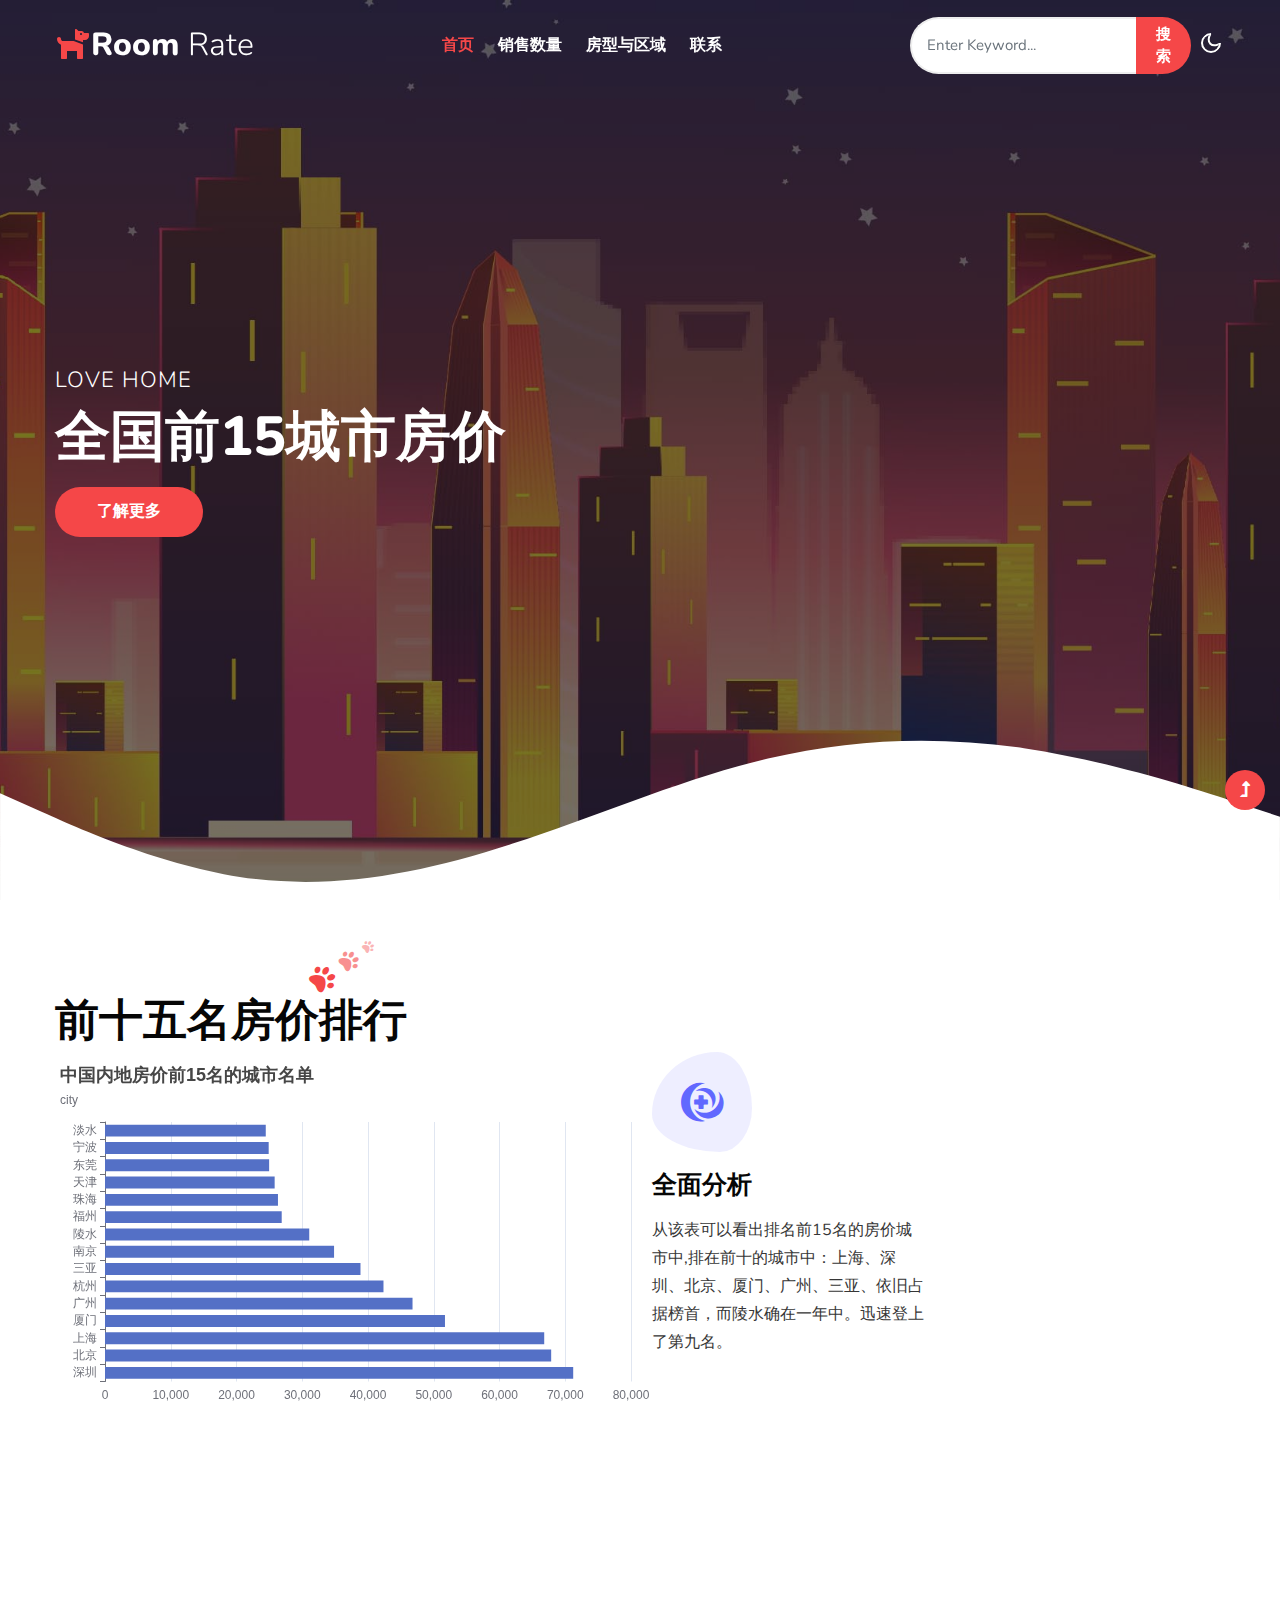
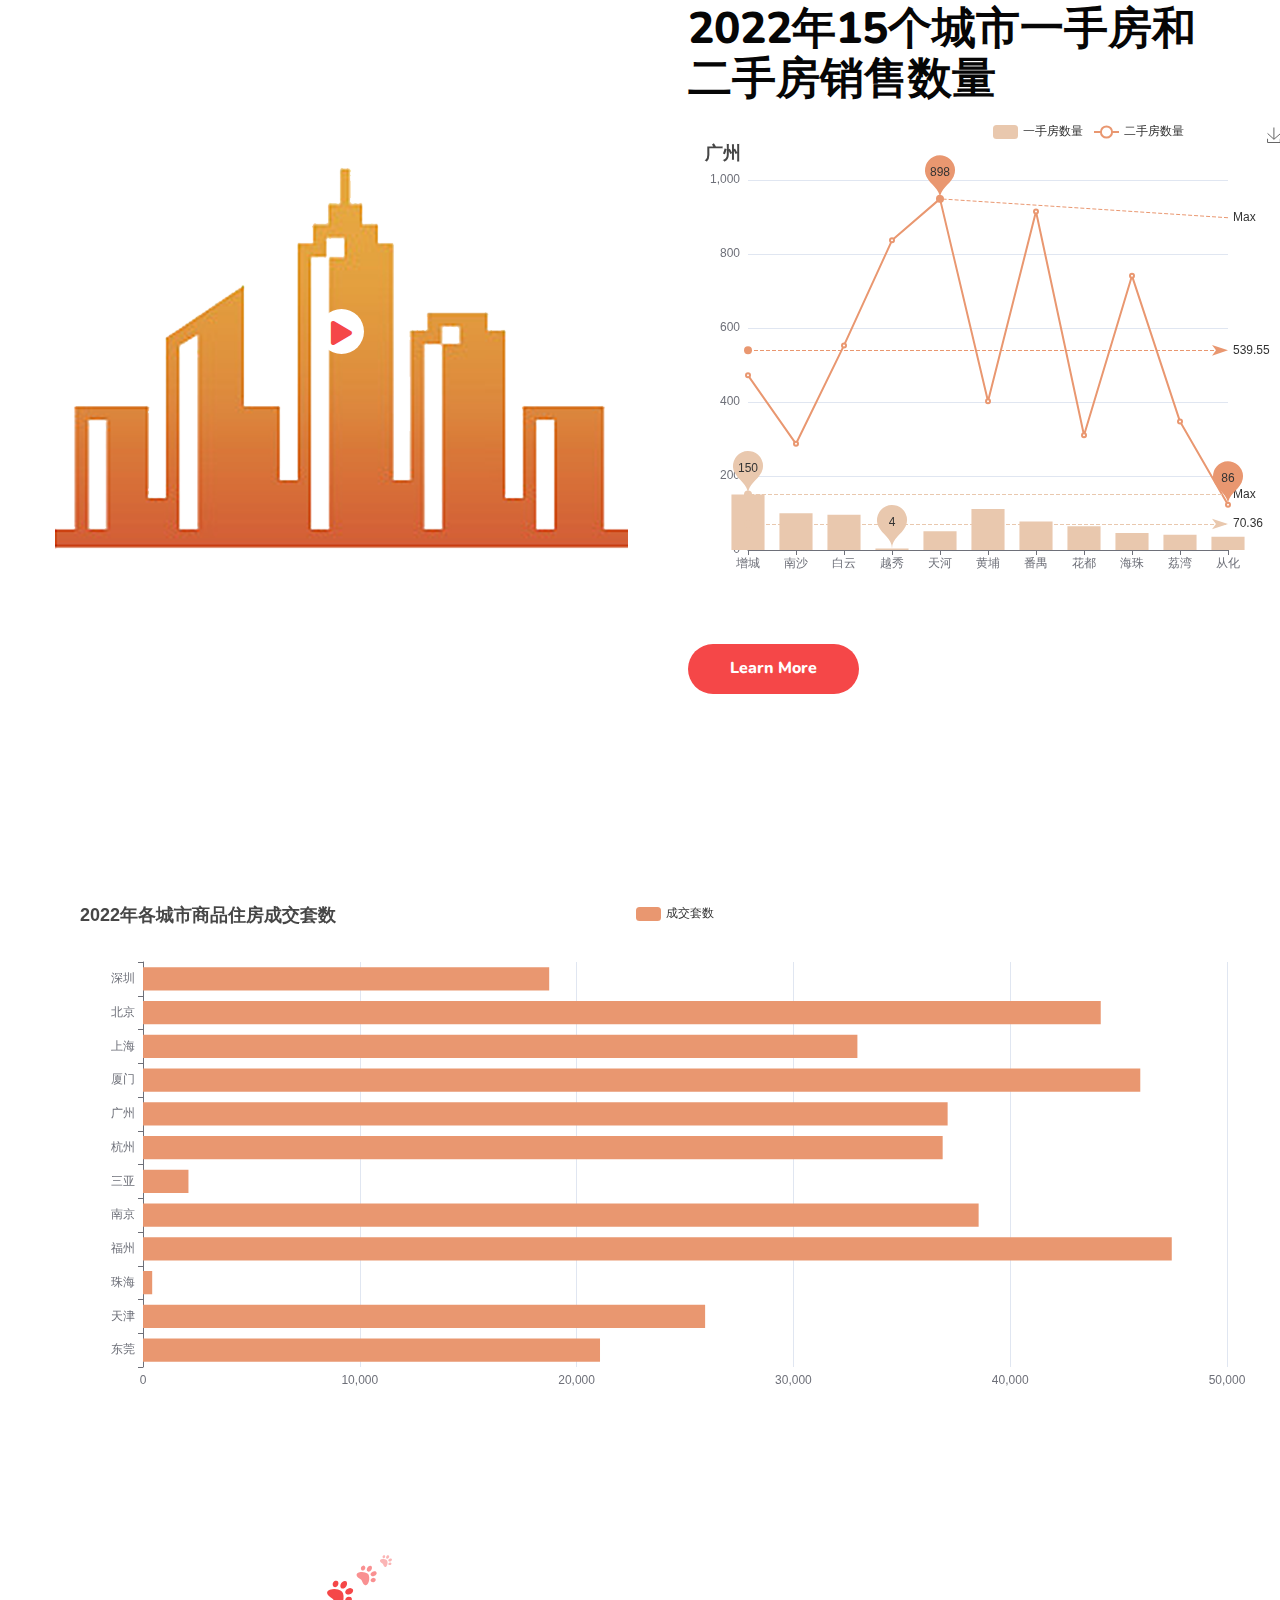
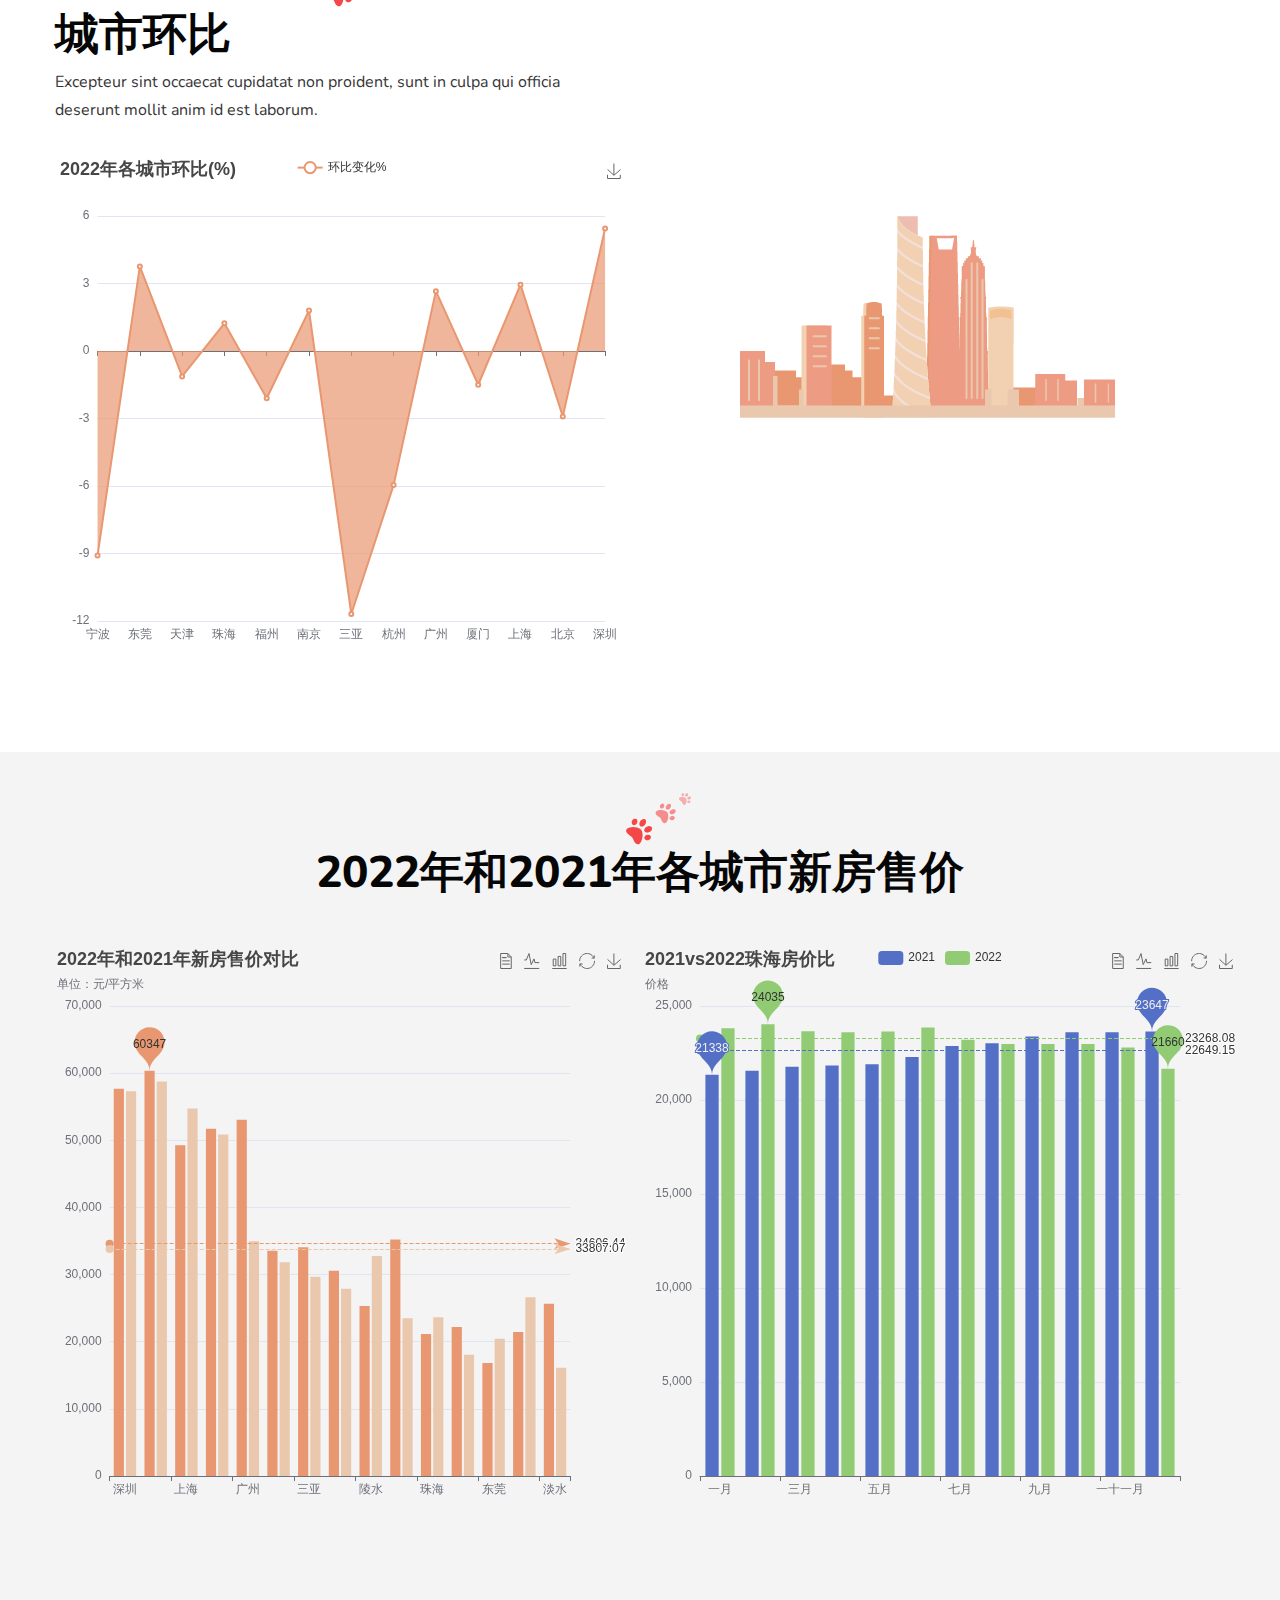
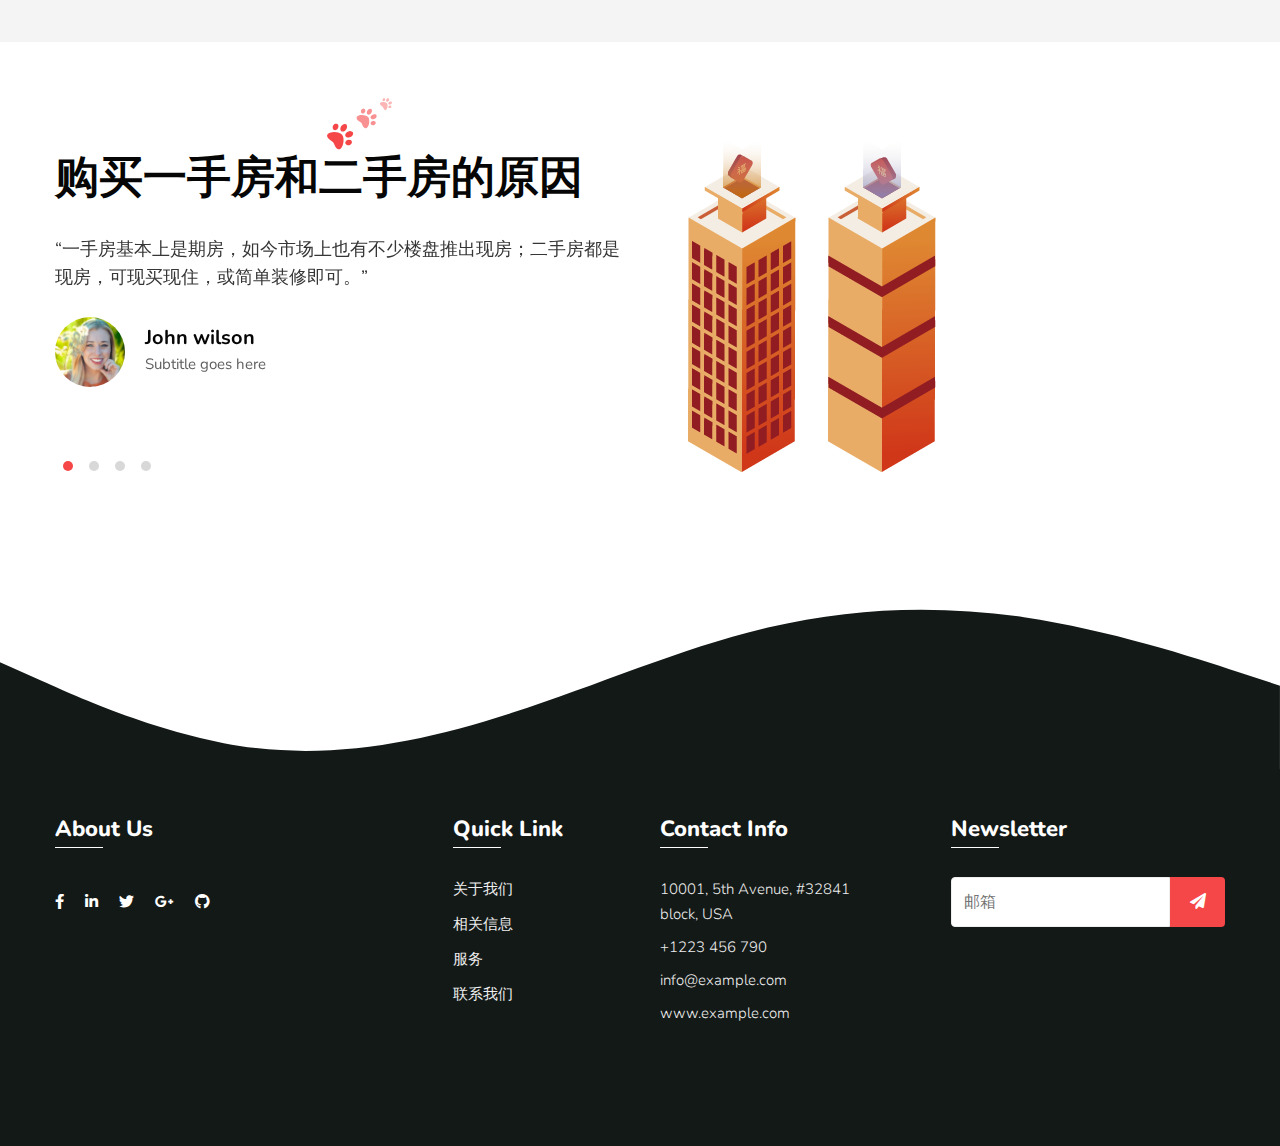
<file: 2020110081游华兰/index.html>
<!doctype html>
<html lang="en">

<head>
    <!-- Required meta tags -->
    <meta charset="utf-8">
    <meta name="viewport" content="width=device-width, initial-scale=1">
    <title>love and buy home </title>
<script src="js/roma.js"></script>
<script src="js/purple-passion.js"></script>
    <!-- google font -->
    <link
        href="//fonts.googleapis.com/css2?family=Nunito:ital,wght@0,200;0,300;0,400;0,600;0,700;0,800;0,900;1,200;1,300;1,400;1,600;1,700;1,800;1,900&display=swap"
        rel="stylesheet">
    <!-- Template CSS Style link -->
    <link rel="stylesheet" href="css/style-starter.css">
    <script src="js/echarts.js"></script>
   
</head>

<body>
    <!-- header -->
    <header id="site-header" class="fixed-top">
        <div class="container">
            <nav class="navbar navbar-expand-lg navbar-light">
                <a class="navbar-brand" href="index.html">
                    <i class="fas fa-dog"></i>Room  <span>Rate</span>
                </a>
                <button class="navbar-toggler collapsed" type="button" data-bs-toggle="collapse"
                    data-bs-target="#navbarScroll" aria-controls="navbarScroll" aria-expanded="false"
                    aria-label="Toggle navigation">
                    <span class="navbar-toggler-icon fa icon-expand fa-bars"></span>
                    <span class="navbar-toggler-icon fa icon-close fa-times"></span>
                </button>
                <div class="collapse navbar-collapse" id="navbarScroll">
                    <ul class="navbar-nav mx-auto my-2 my-lg-0 navbar-nav-scroll">
                        <li class="nav-item">
                            <a class="nav-link active" aria-current="page" href="index.html">首页</a>
                        </li>
                        <li class="nav-item">
                            <a class="nav-link" href="第二部分.html">销售数量</a>
                        </li>
                        <li class="nav-item">
                            <a class="nav-link" href="第三部分.html">房型与区域</a>
                        </li>
                        <li class="nav-item">
                            <a class="nav-link" href="contact.html">联系</a>
                        </li>
                    </ul>
                    <form action="#error" method="GET" class="d-flex search-header">
                        <input class="form-control" type="search" placeholder="Enter Keyword..." aria-label="Search"
                            required>
                        <button class="btn btn-style" type="submit">搜索</button>
                    </form>
                </div>
                <!-- toggle switch for light and dark theme -->
                <div class="cont-ser-position">
                    <nav class="navigation">
                        <div class="theme-switch-wrapper">
                            <label class="theme-switch" for="checkbox">
                                <input type="checkbox" id="checkbox">
                                <div class="mode-container">
                                    <i class="gg-sun"></i>
                                    <i class="gg-moon"></i>
                                </div>
                            </label>
                        </div>
                    </nav>
                </div>
                <!-- //toggle switch for light and dark theme -->
            </nav>
        </div>
    </header>
    <!-- //header -->

    <!-- hero slider Start -->
    <div class="banner-wrap">
        <div class="banner-slider">
            <!-- hero slide start -->
            <div class="banner-slide bg1">
                <div class="container">
                    <div class="hero-content">
                        <p class="mb-2">love home</p>
                        <h1>
                            全国前15城市房价</h1>
                        <div class="cta-btn">
                            <a href="第二部分.html" class="btn btn-style btn-primary">了解更多</a>
                        </div>
                    </div>
                </div>
                <div class="hero-overlay"></div>
            </div>
            <!-- hero slide end -->
        </div>
        <div class="shape">
            <svg xmlns="http://www.w3.org/2000/svg" viewBox="0 0 1440 280">
                <path fill-opacity="1">
                    <animate attributeName="d" dur="20000ms" repeatCount="indefinite"
                        values="M0,160L48,181.3C96,203,192,245,288,261.3C384,277,480,267,576,234.7C672,203,768,149,864,117.3C960,85,1056,75,1152,90.7C1248,107,1344,149,1392,170.7L1440,192L1440,320L1392,320C1344,320,1248,320,1152,320C1056,320,960,320,864,320C768,320,672,320,576,320C480,320,384,320,288,320C192,320,96,320,48,320L0,320Z; M0,160L48,181.3C96,203,192,245,288,234.7C384,224,480,160,576,133.3C672,107,768,117,864,138.7C960,160,1056,192,1152,197.3C1248,203,1344,181,1392,170.7L1440,160L1440,320L1392,320C1344,320,1248,320,1152,320C1056,320,960,320,864,320C768,320,672,320,576,320C480,320,384,320,288,320C192,320,96,320,48,320L0,320Z;												 M0,64L48,74.7C96,85,192,107,288,133.3C384,160,480,192,576,170.7C672,149,768,75,864,80C960,85,1056,171,1152,181.3C1248,192,1344,128,1392,96L1440,64L1440,320L1392,320C1344,320,1248,320,1152,320C1056,320,960,320,864,320C768,320,672,320,576,320C480,320,384,320,288,320C192,320,96,320,48,320L0,320Z;
                                                 M0,160L48,181.3C96,203,192,245,288,261.3C384,277,480,267,576,234.7C672,203,768,149,864,117.3C960,85,1056,75,1152,90.7C1248,107,1344,149,1392,170.7L1440,192L1440,320L1392,320C1344,320,1248,320,1152,320C1056,320,960,320,864,320C768,320,672,320,576,320C480,320,384,320,288,320C192,320,96,320,48,320L0,320Z;" />

                </path>
            </svg>
        </div>
    </div>
    <!-- hero slider end -->

    <!-- about section -->
    <section class="home-about-w3l py-5">
        <div class="container py-md-5 py-4">
            <div class="row align-items-center">
                <div class="col-lg-6 pe-lg-5">
                    <div class="position-relative">
                        <h3 class="title-style mb-3">前十五名房价排行</h3>
                        <div class="title-paw-style">
                            <i class="fas fa-paw"></i>
                            <i class="fas fa-paw paw-2"></i>
                            <i class="fas fa-paw paw-3"></i>
                        </div>
                    </div>
                    <p class="text-para">
                        <div id="main" style="width:600px;height:350px; left:30px;top:1000px"></div>
    <script type="text/javascript">
        // 基于准备好的dom，初始化echarts实例
        var myChart = echarts.init(document.getElementById('main'),'purple-passion');
        option = {
  title: {
    text: '中国内地房价前15名的城市名单',
    subtext:'city',
       subtextStyle:{
    overflow:'break',
    top:350,
    right:40
},
  },
  

  legend: {},
  grid: {
    left: '3%',
    right: '4%',
    bottom: '3%',
    containLabel: true
  },
  xAxis: {
    type: 'value',
    boundaryGap: [0, 0.01]
  },
  yAxis: {
    type: 'category',
    data: ['深圳', '北京', '上海', '厦门', '广州', '杭州','三亚','南京','陵水','福州','珠海','天津','东莞','宁波','淡水']
  },
  series: [
    {
     
      type: 'bar',
      data: [71209, 67859,66801, 51708, 46772, 42355,38857,34838,31064,26875,26307,25803,24963,24895,24450]
      
    },
  ]
};
myChart.setOption(option);
    </script>  
                    </p>
                </div>
                <div class="col-lg-6 mt-lg-0 mt-5">
                    <div class="row">
                        <div class="col-6 grids-1">
                            <i class="fab fa-medrt color-1"></i>
                            <h4 class="title-head mt-2 mb-3">全面分析</h4>
                            <p>          
                                从该表可以看出排名前15名的房价城市中,排在前十的城市中：上海、深圳、北京、厦门、广州、三亚、依旧占据榜首，而陵水确在一年中。迅速登上了第九名。
                            
                            </p>
                        </div>
                       
                    </div>
                </div>
            </div>
        </div>
    </section>
    <!-- about section -->

    <!-- aboutblock1 section -->
    <section class="w3l-homeblock1 py-5" id="about">
        <div class="container py-md-5 py-4">
            <div class="row align-items-center">
                <div class="col-lg-6 homeaboutblock order-lg-first order-last">
                    <div class="position-relative img-border">
                        <img src="images/6.png" class="img-fluid video-popup-image radius-image"
                            alt="video-popup">

                        <a href="#small-dialog" class="popup-with-zoom-anim play-view text-center position-absolute">
                            <span class="video-play-icon">
                                <span class="fa fa-play"></span>
                            </span>
                        </a>
                        <!-- dialog itself, mfp-hide class is required to make dialog hidden -->
                        <div id="small-dialog" class="zoom-anim-dialog mfp-hide">
                            <iframe src="#" allowfullscreen></iframe>
                        </div>
                    </div>
                </div>
                <div class="col-lg-6 ps-lg-5 mb-lg-0 mb-5 order-lg-last order-first">
                    <div class="position-relative">
                        <h3 class="title-style mb-3">2022年15个城市一手房和二手房销售数量</h3>
                        <div class="title-paw-style">
                            
                        </div>
                    </div>
                    <p>
                        <div id="1" style="width: 600px;height:500px;">
                            <script>
                         var myChart = echarts.init(document.getElementById('1'),'roma');
                                  
                       var option = {
                         title:[ {
                           text: '广州',
                           left:'2%',
                           top:'4%'
                         }
                       
                        ],
                         tooltip: {
                           trigger: 'axis',
                           
                         },
                         legend: {
                           data: ['一手房数量', '二手房数量'],
                           left:'50%'
                        },
                         grid:{
                          
                         }
                       ,
                         toolbox: {
                           feature: {
                             saveAsImage: {}
                           }
                         },
                         xAxis: {
                          
                           type: 'category',
                           boundaryGap: false,
                           data: ['增城','南沙','白云', '越秀','天河','黄埔','番禺','花都','海珠','荔湾','从化']
                         }
                       ,
                         yAxis:
                          { type: 'value',
                           
                         }
                         
                       ,
                         series: [
                           { 
                             name: '一手房数量',
                             color:'#e9c8ae',
                             type: 'bar',
                             stack: 'Total',
                             data: [150,99,95,4,51,111,77,64,46,41,36],
                             markPoint: {
        data: [
          { type: 'max', name: 'Max' },
          { type: 'min', name: 'Min' }
        ]
      },
                              markLine: {
        data: [
          { type: 'average', name: 'Avg' },
          [
            {
              symbol: 'none',
              x: '90%',
              yAxis: 'max'
            },
            {
              symbol: 'circle',
              label: {
                position: 'start',
                formatter: 'Max'
              },
              type: 'max',
              name: '最高点'
            }
          ]
        ]
      }
                           },
                           {
                             
                             name: '二手房数量',
                             color:'#e99770',
                             type: 'line',
                             stack: 'Total',
                             data: [322,188,458,833,898,291,838,246,695,306,86],
                             markPoint: {
        data: [
          { type: 'max', name: 'Max' },
          { type: 'min', name: 'Min' }
        ]
      },
                              markLine: {
        data: [
          { type: 'average', name: 'Avg' },
          [
            {
              symbol: 'none',
              x: '90%',
              yAxis: 'max'
            },
            {
              symbol: 'circle',
              label: {
                position: 'start',
                formatter: 'Max'
              },
              type: 'max',
              name: '最高点'
            }
          ]
        ]
      }
                           }
                          
                           
                         ]
                       };
                       myChart.setOption(option);
                           </script></div>  
                    
                    </p>
                        
                    <a href="第二部分.html" class="btn btn-style mt-4">Learn More</a>
                </div>
            </div>
        </div>
    </section>
    <!-- //aboutblock1 section -->

    <!-- faq section -->
    <div class="w3l-faq-block py-5" id="faq">
        <div class="container py-lg-5">
            <div class="row align-items-center">
                <div class="col-lg-7 pe-lg-5 order-lg-first order-last">
                    <div class="accordion" id="accordionExample">     
                                <div class="accordion-body">
                                   
                                        <div id="mainxf" style="width: 1200px;height:500px;"></div>
                                        <script>
                                            var myChart = echarts.init(document.getElementById('mainxf'),'shine');
                                    var optionxf = {
                                      title: {
                                        text: '2022年各城市商品住房成交套数'
                                      },
                                      tooltip: {
                                        trigger: 'axis',
                                        axisPointer: {
                                          type: 'shadow'
                                        }
                                      },
                                      legend: {},
                                      grid: {
                                        left: '3%',
                                        right: '4%',
                                        bottom: '3%',
                                        containLabel: true
                                      },
                                      xAxis: {
                                        type: 'value',
                                        boundaryGap: [0, 0.01]
                                      },
                                      yAxis: {
                                        type: 'category',
                                        data: ['东莞','天津','珠海','福州','南京','三亚','杭州','广州','厦门','上海','北京','深圳' ]
                                      },
                                      series: [
                                        {
                                          color:'#e99770',
                                          name: '成交套数',
                                          type: 'bar',
                                          data: [21080,25928,424,47452,38544,2097,36885,37114,46000,32952,44176,18736]
                                        }
                                      ]
                                    };
                                    myChart.setOption(optionxf);
                                    
                                        </script>
                                </div>
                            
                       
                       
                    </div>
                </div>
               
            </div>
        </div>
    </div>
    <!-- //faq section -->

    
    <!-- //grids section -->

    <!-- stats section -->
    <section class="homeblock-stats py-5" id="stats">
        <div class="container py-md-5 py-4">
            <div class="row align-items-center">
                <div class="col-lg-6">
                    <div class="position-relative">
                        <h3 class="title-style mb-2">城市环比</h3>
                        <div class="title-paw-style">
                            <i class="fas fa-paw"></i>
                            <i class="fas fa-paw paw-2"></i>
                            <i class="fas fa-paw paw-3"></i>
                        </div>
                    </div>
                    <p>Excepteur sint occaecat cupidatat non proident, sunt in culpa qui officia deserunt mollit anim id
                        est laborum.</p>
                    <div class="row mt-4 pt-2">
                        <div id="b" style="width: 1200px;height:500px"></div>
    <script>
        var myChart = echarts.init(document.getElementById('b'),'purple-passion');
var option = {
  title: {
    text: '2022年各城市环比(%)'
  },
  tooltip: {
    trigger: 'axis',
    axisPointer: {
      type: 'cross',
      label: {
        backgroundColor: '#e99770'
      }
    }
  },
  legend: {
    data: ['环比变化%']
  },
  toolbox: {
    feature: {
      saveAsImage: {}
    }
  },
  grid: {
    left: '3%',
    right: '4%',
    bottom: '3%',
    containLabel: true
  },
  xAxis: [
    {
      type: 'category',
      boundaryGap: false,
      data: ['宁波','东莞','天津','珠海','福州','南京','三亚','杭州','广州','厦门','上海','北京','深圳' ]
    }
  ],
  yAxis: [
    {
      type: 'value'
    }
  ],
  series: [
    { color: '#e99770',
      name: '环比变化%',
      type: 'line',
      stack: 'Total',
      areaStyle: {},
      emphasis: {
        focus: 'series'
      },
      data: [-9.09,3.76,-1.13,1.23,-2.1,1.80,-11.69,-5.96,2.66,-1.50,2.95,-2.91,5.45]
    }
  ]
};
myChart.setOption(option);
    </script>
                    </div>
                </div>
                <div class="col-xl-5 col-lg-6 offset-xl-1 ps-xl-0 mt-lg-0 mt-5">
                    <img src="images/建筑.png" class="img-fluid radius-image" alt="">
                </div>
            </div>
        </div>
    </section>
    <!-- //stats section -->

    <!-- blog section -->
    <div class="w3l-grids-block-5 blog-bg-sec py-5">
        <div class="container py-md-5 py-4">
            <div class="position-relative mb-lg-5 mb-4">
                <h3 class="title-style mb-2 text-center">2022年和2021年各城市新房售价
                    
                    </h3>
                <div class="title-paw-style">
                    <i class="fas fa-paw"></i>
                    <i class="fas fa-paw paw-2"></i>
                    <i class="fas fa-paw paw-3"></i>
                </div>
            </div>
            <div class="row justify-content-center">
                <div id="mai" style="width: 600px;height:600px;right: 300px;">
                    <script>
                        var myChart = echarts.init(document.getElementById('mai'),'roma');
                var option = {
                  title: {
                    text: '2022年和2021年新房售价对比',
                    subtext: '单位：元/平方米'
                  },
                  tooltip: {
                    trigger: 'axis'
                  },
                  legend: {
                    data: ['2022年', 'Evaporation']
                  },
                  toolbox: {
                    show: true,
                    feature: {
                      dataView: { show: true, readOnly: false },
                      magicType: { show: true, type: ['line', 'bar'] },
                      restore: { show: true },
                      saveAsImage: { show: true }
                    }
                  },
                  calculable: true,
                  xAxis: [
                    {
                      type: 'category',
                      // prettier-ignore
                      data: ['深圳', '北京', '上海', '厦门', '广州', '杭州','三亚','南京','陵水','福州','珠海','天津','东莞','宁波','淡水']
                    }
                  ],
                  yAxis: [
                    {
                      type: 'value'
                    }
                  ],
                  series: [
                    {
                      name: '2022年房价',
                      type: 'bar',
                      color:'#e99770',
                      data: [
                      57691, 60347,49271, 51708,53067, 33547,34058,30568,25329,35237,21137,22185,16845,21440,25656,15617
                      ],
                      markPoint: {
                        data: [
                          { type: 'max', name: 'Max' },
                          { type: 'min', name: 'Min' }
                        ]
                      },
                      markLine: {
                        data: [{ type: 'average', name: 'Avg' }]
                      }
                    },
                    {
                      name: '2021年房价',
                      type: 'bar',
                      color:'#e9c8ae',
                      data: [
                      57313,58740,54745,50870,34962,31820,29669,27883,32750,23479,23626,18068,20449,26614,16118
                      ],
                     
                      markLine: {
                        data: [{ type: 'average', name: 'Avg' }]
                      }
                    }
                  ]
                };
                myChart.setOption(option);
                    </script>
                    <div id="m" style="width: 600px;height:600px; position:absolute;right:-600px;top:0px"></div>
                    <script type="text/javascript">
                        // 基于准备好的dom，初始化echarts实例
                        var myChart = echarts.init(document.getElementById('m'),'infographic','light');
                       
                        // 指定图表的配置项和数据
                        option = {
                  title: {
                    text: '2021vs2022珠海房价比',
                    subtext: '价格'
                  },
                  tooltip: {
                    trigger: 'axis'
                  },
                  legend: {
                    data: ['2021', '2022']
                  },
                  toolbox: {
                    show: true,
                    feature: {
                      dataView: { show: true, readOnly: false },
                      magicType: { show: true, type: ['line', 'bar'] },
                      restore: { show: true },
                      saveAsImage: { show: true }
                    }
                  },
                  calculable: true,
                  xAxis: [
                    {
                      type: 'category',
                      // prettier-ignore
                      data: ['一月', '二月', '三月', '四月', '五月', '六月', '七月','八月','九月','十月','一十一月','十二月']
                    }
                  ],
                  yAxis: [
                    {
                      type: 'value'
                    }
                  ],
                  series: [
                    {
                      name: '2021',
                      type: 'bar',
                      data: [
                        21338, 21550, 21772,21834,21904, 22291,22871, 23022, 23382, 23601, 23601, 23647,23626
                      ],
                      markPoint: {
                        data: [
                          { type: 'max', name: 'Max' },
                          { type: 'min', name: 'Min' }
                        ]
                      },
                      markLine: {
                        data: [{ type: 'average', name: 'Avg' }]
                      }
                    },
                    {
                      name: '2022',
                      type: 'bar',
                      data: [
                        23811, 24035, 23656, 23608, 23646, 23855, 23210, 22976, 22980, 22984, 22796, 21660
                      ],
                      markPoint: {
                         data: [
                          { type: 'max', name: 'Max' },
                          { type: 'min', name: 'Min' }
                        ]
                      },
                      markLine: {
                        data: [{ type: 'average', name: 'Avg' }]
                      }
                    }
                  ]
                };
                  
                        // 使用刚指定的配置项和数据显示图表。
                        myChart.setOption(option);
                      </script>
            </div>
        </div>
        </div>
    </div>
    <!-- //blog section -->

    <!-- testimonials -->
    <section class="w3l-clients py-5" id="testimonials">
        <div class="container pt-md-5 pt-4">
            <div class="row w3-testimonial-grids align-items-center">
                <div class="col-lg-6 w3-testimonial-content-top pr-lg-5">
                    <div class="position-relative mb-lg-4 mb-sm-2 mb-4">
                        <h3 class="title-style">购买一手房和二手房的原因</h3>
                        <div class="title-paw-style">
                            <i class="fas fa-paw"></i>
                            <i class="fas fa-paw paw-2"></i>
                            <i class="fas fa-paw paw-3"></i>
                        </div>
                    </div>
                    <div id="owl-demo1" class="owl-carousel owl-theme py-sm-2 mb-4">
                        <div class="item">
                            <div class="testimonial-content">
                                <div class="testimonial">
                                    <blockquote>
                                        <q>一手房基本上是期房，如今市场上也有不少楼盘推出现房；二手房都是现房，可现买现住，或简单装修即可。</q>
                                    </blockquote>
                                    <div class="testi-des">
                                        <div class="test-img"><img src="images/testi1.jpg" class="img-fluid"
                                                alt="client-img">
                                        </div>
                                        <div class="peopl align-self">
                                            <h3>John wilson</h3>
                                            <p class="indentity">Subtitle goes here</p>
                                        </div>
                                    </div>
                                </div>
                            </div>
                        </div>
                        <div class="item">
                            <div class="testimonial-content">
                                <div class="testimonial">
                                    <blockquote>
                                        <q>一手房产权可能出问题的几率大（先买房，建成后办房产证）；二手房比较简单（签完合同后可以直接过户，产权明细）。</q>
                                    </blockquote>
                                    <div class="testi-des">
                                        <div class="test-img"><img src="images/testi2.jpg" class="img-fluid"
                                                alt="client-img">
                                        </div>
                                        <div class="peopl align-self">
                                            <h3>Julia sakura</h3>
                                            <p class="indentity">Subtitle goes here</p>
                                        </div>
                                    </div>
                                </div>
                            </div>
                        </div>
                        <div class="item">
                            <div class="testimonial-content">
                                <div class="testimonial">
                                    <blockquote>
                                        <q>一手房买的时候省心（房产证办理的手续自已只用提供基本手续就可以，其他不用操心，开发商完全给 办好）；二手房手续比较繁琐（主要是从过户到领证都得自己直接出面，到场，签字什么的，比较麻烦）。</q>
                                    </blockquote>
                                    <div class="testi-des">
                                        <div class="test-img"><img src="images/testi3.jpg" class="img-fluid"
                                                alt="client-img">
                                        </div>
                                        <div class="peopl align-self">
                                            <h3>Roy Mmdson</h3>
                                            <p class="indentity">Subtitle goes here</p>
                                        </div>
                                    </div>
                                </div>
                            </div>
                        </div>
                        <div class="item">
                            <div class="testimonial-content">
                                <div class="testimonial">
                                    <blockquote>
                                        <q>二手房比较好交易,而且住起来舒服，周边配套齐全。而一手房,房价贵还不说,一旦自己不想住了,卖起来也不太容易。</q>
                                    </blockquote>
                                    <div class="testi-des">
                                        <div class="test-img"><img src="images/testi2.jpg" class="img-fluid"
                                                alt="client-img">
                                        </div>
                                        <div class="peopl align-self">
                                            <h3>Mike Thyson</h3>
                                            <p class="indentity">Subtitle goes here</p>
                                        </div>
                                    </div>
                                </div>
                            </div>
                        </div>
                    </div>
                </div>
                <div class="col-lg-6 position-relative ps-lg-5 mt-lg-0 mt-5 pt-lg-0 pt-sm-4">
                    <img src="images/建筑3.png" alt="" class="radius-image img-fluid">
                  
                </div>
            </div>
        </div>
    </section>
    <!-- //testimonials -->

    <!-- footer -->
    <footer class="w3l-footer">
        <div class="shape-footer">
            <svg xmlns="http://www.w3.org/2000/svg" viewBox="0 0 1440 280">
                <path fill-opacity="1">
                    <animate attributeName="d" dur="20000ms" repeatCount="indefinite"
                        values="M0,160L48,181.3C96,203,192,245,288,261.3C384,277,480,267,576,234.7C672,203,768,149,864,117.3C960,85,1056,75,1152,90.7C1248,107,1344,149,1392,170.7L1440,192L1440,320L1392,320C1344,320,1248,320,1152,320C1056,320,960,320,864,320C768,320,672,320,576,320C480,320,384,320,288,320C192,320,96,320,48,320L0,320Z; M0,160L48,181.3C96,203,192,245,288,234.7C384,224,480,160,576,133.3C672,107,768,117,864,138.7C960,160,1056,192,1152,197.3C1248,203,1344,181,1392,170.7L1440,160L1440,320L1392,320C1344,320,1248,320,1152,320C1056,320,960,320,864,320C768,320,672,320,576,320C480,320,384,320,288,320C192,320,96,320,48,320L0,320Z;												 M0,64L48,74.7C96,85,192,107,288,133.3C384,160,480,192,576,170.7C672,149,768,75,864,80C960,85,1056,171,1152,181.3C1248,192,1344,128,1392,96L1440,64L1440,320L1392,320C1344,320,1248,320,1152,320C1056,320,960,320,864,320C768,320,672,320,576,320C480,320,384,320,288,320C192,320,96,320,48,320L0,320Z;
                                             M0,160L48,181.3C96,203,192,245,288,261.3C384,277,480,267,576,234.7C672,203,768,149,864,117.3C960,85,1056,75,1152,90.7C1248,107,1344,149,1392,170.7L1440,192L1440,320L1392,320C1344,320,1248,320,1152,320C1056,320,960,320,864,320C768,320,672,320,576,320C480,320,384,320,288,320C192,320,96,320,48,320L0,320Z;" />

                </path>
            </svg>
        </div>
        <div class="w3l-footer-16 py-5">
            <div class="container">
                <div class="row footer-p">
                    <div class="col-lg-4 pe-lg-5">
                        <h3>About Us</h3>
                        <p class="mt-3"></p>
                        <div class="columns-2 mt-lg-5 mt-4">
                            <ul class="social">
                                <li><a href="#facebook"><i class="fab fa-facebook-f"></i></a>
                                </li>
                                <li><a href="#linkedin"><i class="fab fa-linkedin-in"></i></a>
                                </li>
                                <li><a href="#twitter"><i class="fab fa-twitter"></i></a>
                                </li>
                                <li><a href="#google"><i class="fab fa-google-plus-g"></i></a>
                                </li>
                                <li><a href="#github"><i class="fab fa-github"></i></a>
                                </li>
                            </ul>
                        </div>
                    </div>
                    <div class="col-lg-5 mt-lg-0 mt-5">
                        <div class="row">
                            <div class="col-xl-5 col-6 column">
                                <h3>Quick Link</h3>
                                <ul class="footer-gd-16">
                                    <li><a href="第二部分.html">关于我们</a></li>
                                    <li><a href="#clients">相关信息</a></li>
                                    <li><a href="第三部分.html">服务</a></li>
                                  
                                    <li><a href="contact.html">联系我们</a></li>
                                </ul>
                            </div>
                            <div class="col-6 column">
                                <h3>Contact Info</h3>
                                <ul class="footer-contact-list">
                                    <li class="">10001, 5th Avenue,
                                        #32841 block, USA</li>
                                    <li class="mt-2"><a href="tel:+12 23456790">+1223 456 790</a></li>
                                    <li class="mt-2"><a href="mailto:info@example.com">info@example.com</a></li>
                                    <li class="mt-2"><a href="mailto:info@example.com">www.example.com</a></li>
                                </ul>
                            </div>
                        </div>
                    </div>
                    <div class="col-lg-3 col-md-7 col-sm-8 column mt-lg-0 mt-4 pl-xl-0">
                        <h3>Newsletter </h3>
                        <div class="end-column">
                            <form action="#" class="subscribe" method="post">
                                <input type="email" name="email" placeholder="邮箱" required="">
                                <button><span class="fa fa-paper-plane" aria-hidden="true"></span></button>
                            </form>
                            
                        </div>
                    </div>
                </div>
                <div class="below-section text-center pt-lg-4 mt-5">
                   
                    
                </div>
            </div>
        </div>
    </footer>
    <!-- //footer -->

    <!-- Js scripts -->
    <!-- move top -->
    <button onclick="topFunction()" id="movetop" title="Go to top">
        <span class="fas fa-level-up-alt" aria-hidden="true"></span>
    </button>
    <script>
        // When the user scrolls down 20px from the top of the document, show the button
        window.onscroll = function () {
            scrollFunction()
        };

        function scrollFunction() {
            if (document.body.scrollTop > 20 || document.documentElement.scrollTop > 20) {
                document.getElementById("movetop").style.display = "block";
            } else {
                document.getElementById("movetop").style.display = "none";
            }
        }

        // When the user clicks on the button, scroll to the top of the document
        function topFunction() {
            document.body.scrollTop = 0;
            document.documentElement.scrollTop = 0;
        }
    </script>
    <!-- //move top -->

    <!-- common jquery plugin -->
    <script src="js/jquery-3.3.1.min.js"></script>
    <!-- //common jquery plugin -->

    <!-- tesimonials carousel slider -->
    <script src="js/owl.carousel.js"></script>
    <script>
        $(document).ready(function () {
            $("#owl-demo1").owlCarousel({
                loop: true,
                nav: false,
                responsiveClass: true,
                responsive: {
                    0: {
                        items: 1,
                        nav: false
                    },
                    736: {
                        items: 1,
                        nav: false
                    }
                }
            })
        })
    </script>
    <!-- //script for tesimonials carousel slider -->

    <!-- magnific popup -->
    <script src="js/jquery.magnific-popup.min.js"></script>
    <script>
        $(document).ready(function () {
            $('.popup-with-zoom-anim').magnificPopup({
                type: 'inline',

                fixedContentPos: false,
                fixedBgPos: true,

                overflowY: 'auto',

                closeBtnInside: true,
                preloader: false,

                midClick: true,
                removalDelay: 300,
                mainClass: 'my-mfp-zoom-in'
            });

            $('.popup-with-move-anim').magnificPopup({
                type: 'inline',

                fixedContentPos: false,
                fixedBgPos: true,

                overflowY: 'auto',

                closeBtnInside: true,
                preloader: false,

                midClick: true,
                removalDelay: 300,
                mainClass: 'my-mfp-slide-bottom'
            });
        });
    </script>
    <!-- //magnific popup -->

    <!-- theme switch js (light and dark)-->
    <script src="js/theme-change.js"></script>
    <!-- //theme switch js (light and dark)-->

    <!-- MENU-JS -->
    <script>
        $(window).on("scroll", function () {
            var scroll = $(window).scrollTop();

            if (scroll >= 80) {
                $("#site-header").addClass("nav-fixed");
            } else {
                $("#site-header").removeClass("nav-fixed");
            }
        });

        //Main navigation Active Class Add Remove
        $(".navbar-toggler").on("click", function () {
            $("header").toggleClass("active");
        });
        $(document).on("ready", function () {
            if ($(window).width() > 991) {
                $("header").removeClass("active");
            }
            $(window).on("resize", function () {
                if ($(window).width() > 991) {
                    $("header").removeClass("active");
                }
            });
        });
    </script>
    <!-- //MENU-JS -->

    <!-- disable body scroll which navbar is in active -->
    <script>
        $(function () {
            $('.navbar-toggler').click(function () {
                $('body').toggleClass('noscroll');
            })
        });
    </script>
    <!-- //disable body scroll which navbar is in active -->

    <!-- bootstrap -->
    <script src="js/bootstrap.min.js"></script>
    <!-- //bootstrap -->
    <!-- //Js scripts -->
</body>

</html>
</file>
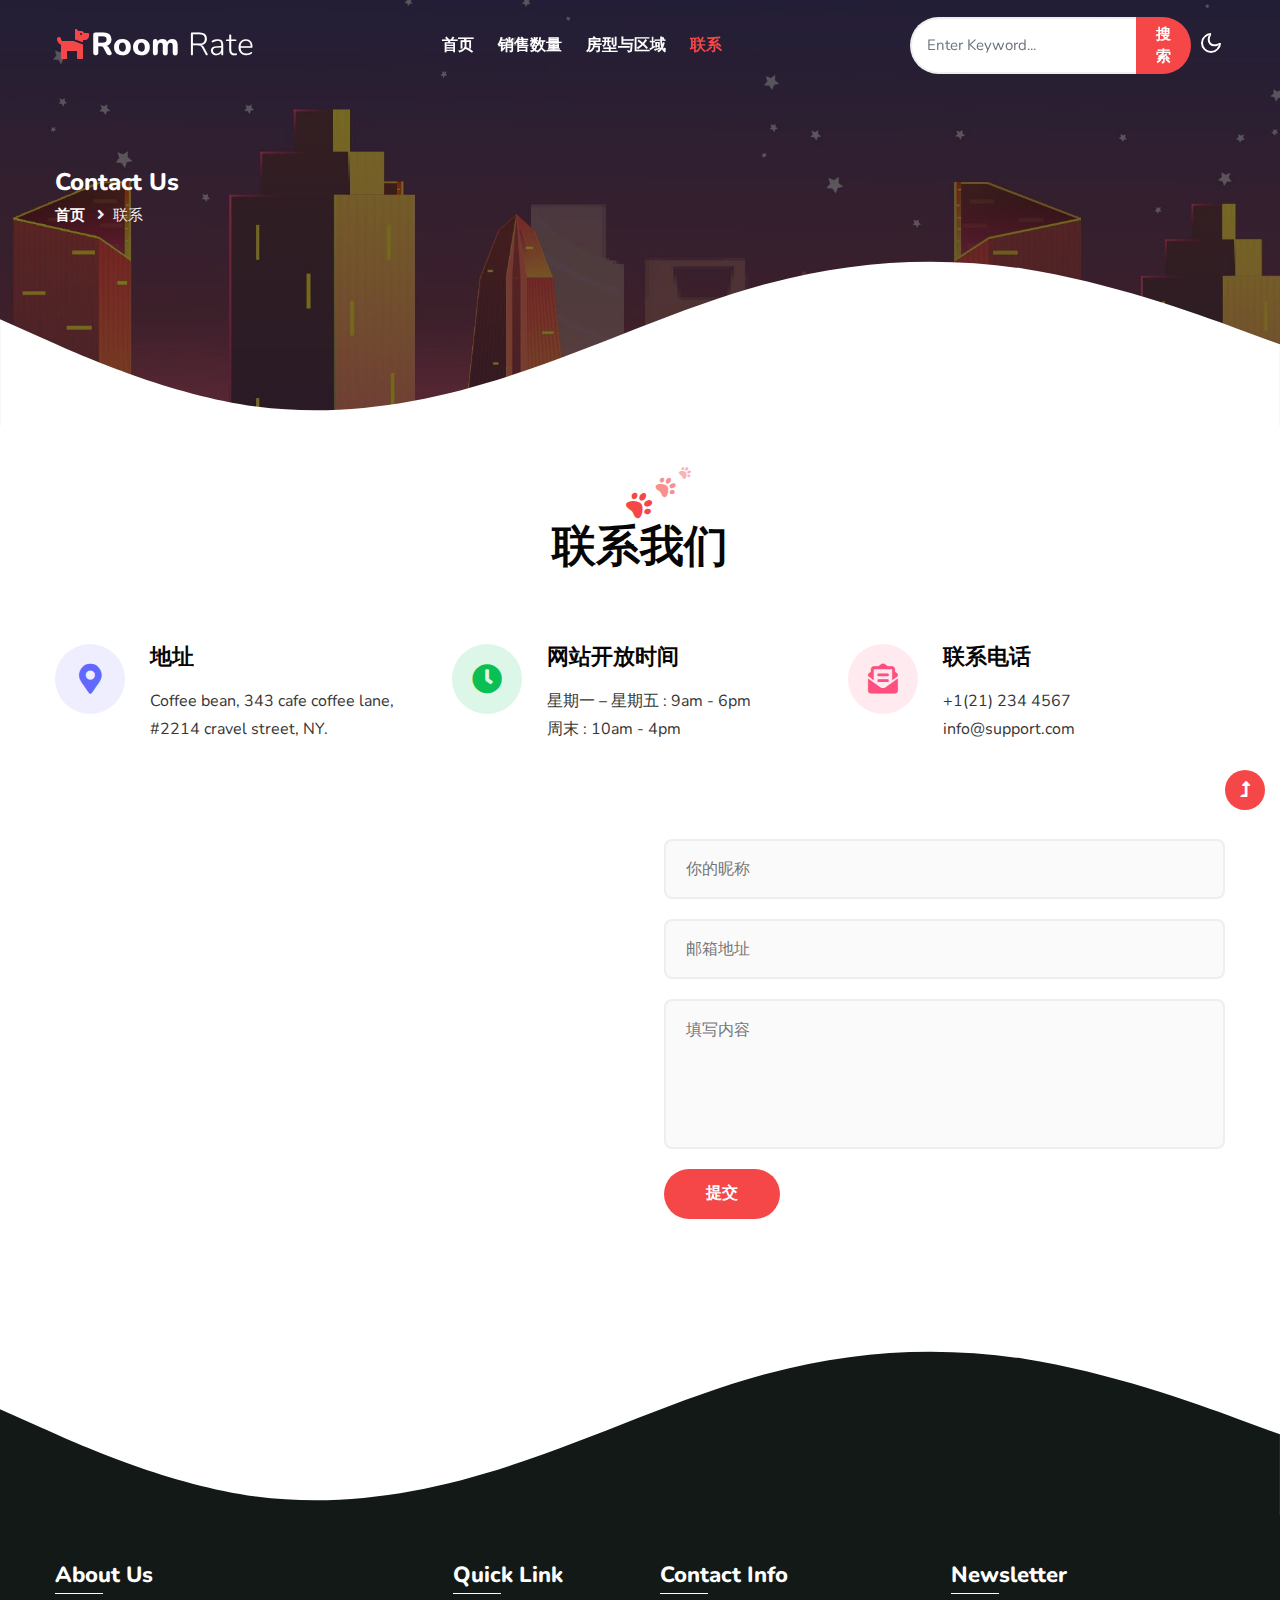
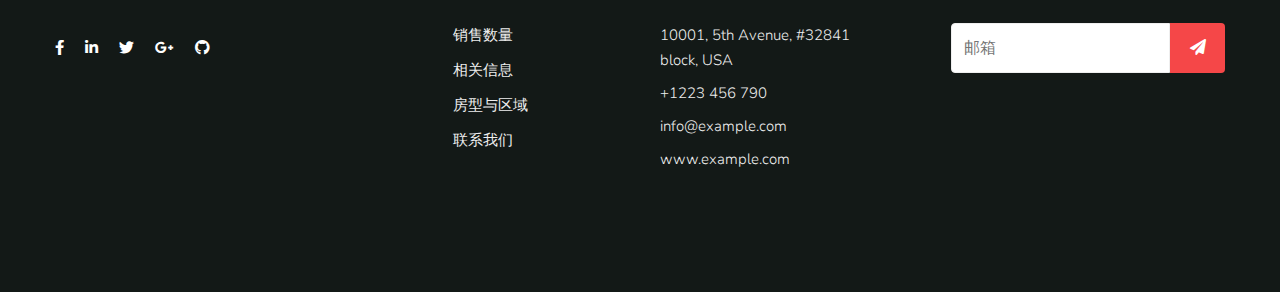
<file: 2020110081游华兰/contact.html>
<!doctype html>
<html lang="en">

<head>
    <!-- Required meta tags -->
    <meta charset="utf-8">
    <meta name="viewport" content="width=device-width, initial-scale=1">
    <title>love and buy home</title>
    <!-- google font -->
    <link
        href="//fonts.googleapis.com/css2?family=Nunito:ital,wght@0,200;0,300;0,400;0,600;0,700;0,800;0,900;1,200;1,300;1,400;1,600;1,700;1,800;1,900&display=swap"
        rel="stylesheet">
    <!-- Template CSS Style link -->
    <link rel="stylesheet" href="css/style-starter.css">
</head>

<body>
    <!-- header -->
    <header id="site-header" class="fixed-top">
        <div class="container">
            <nav class="navbar navbar-expand-lg navbar-light">
                <a class="navbar-brand" href="index.html">
                    <i class="fas fa-dog"></i>Room  <span>Rate</span>
                </a>
                <button class="navbar-toggler collapsed" type="button" data-bs-toggle="collapse"
                    data-bs-target="#navbarScroll" aria-controls="navbarScroll" aria-expanded="false"
                    aria-label="Toggle navigation">
                    <span class="navbar-toggler-icon fa icon-expand fa-bars"></span>
                    <span class="navbar-toggler-icon fa icon-close fa-times"></span>
                </button>
                <div class="collapse navbar-collapse" id="navbarScroll">
                    <ul class="navbar-nav mx-auto my-2 my-lg-0 navbar-nav-scroll">
                        <li class="nav-item">
                            <a class="nav-link" aria-current="page" href="index.html">首页</a>
                        </li>
                        <li class="nav-item">
                            <a class="nav-link" href="第二部分.html">销售数量</a>
                        </li>
                        <li class="nav-item">
                            <a class="nav-link" href="第三部分.html">房型与区域</a>
                        </li>
                        <li class="nav-item">
                            <a class="nav-link active" href="contact.html">联系</a>
                        </li>
                    </ul>
                    <form action="#error" method="GET" class="d-flex search-header">
                        <input class="form-control" type="search" placeholder="Enter Keyword..." aria-label="Search"
                            required>
                        <button class="btn btn-style" type="submit">搜索</button>
                    </form>
                </div>
                <!-- toggle switch for light and dark theme -->
                <div class="cont-ser-position">
                    <nav class="navigation">
                        <div class="theme-switch-wrapper">
                            <label class="theme-switch" for="checkbox">
                                <input type="checkbox" id="checkbox">
                                <div class="mode-container">
                                    <i class="gg-sun"></i>
                                    <i class="gg-moon"></i>
                                </div>
                            </label>
                        </div>
                    </nav>
                </div>
                <!-- //toggle switch for light and dark theme -->
            </nav>
        </div>
    </header>
    <!-- //header -->

    <!-- inner banner -->
    <section class="inner-banner py-5">
        <div class="w3l-breadcrumb py-lg-5">
            <div class="container pt-4 pb-sm-4">
                <h4 class="inner-text-title font-weight-bold pt-sm-5 pt-4">Contact Us</h4>
                <ul class="breadcrumbs-custom-path">
                    <li><a href="index.html">首页</a></li>
                    <li class="active"><i class="fas fa-angle-right mx-2"></i>联系</li>
                </ul>
            </div>
        </div>
        <div class="shape">
            <svg xmlns="http://www.w3.org/2000/svg" viewBox="0 0 1440 280">
                <path fill-opacity="1">
                    <animate attributeName="d" dur="20000ms" repeatCount="indefinite"
                        values="M0,160L48,181.3C96,203,192,245,288,261.3C384,277,480,267,576,234.7C672,203,768,149,864,117.3C960,85,1056,75,1152,90.7C1248,107,1344,149,1392,170.7L1440,192L1440,320L1392,320C1344,320,1248,320,1152,320C1056,320,960,320,864,320C768,320,672,320,576,320C480,320,384,320,288,320C192,320,96,320,48,320L0,320Z; M0,160L48,181.3C96,203,192,245,288,234.7C384,224,480,160,576,133.3C672,107,768,117,864,138.7C960,160,1056,192,1152,197.3C1248,203,1344,181,1392,170.7L1440,160L1440,320L1392,320C1344,320,1248,320,1152,320C1056,320,960,320,864,320C768,320,672,320,576,320C480,320,384,320,288,320C192,320,96,320,48,320L0,320Z;												 M0,64L48,74.7C96,85,192,107,288,133.3C384,160,480,192,576,170.7C672,149,768,75,864,80C960,85,1056,171,1152,181.3C1248,192,1344,128,1392,96L1440,64L1440,320L1392,320C1344,320,1248,320,1152,320C1056,320,960,320,864,320C768,320,672,320,576,320C480,320,384,320,288,320C192,320,96,320,48,320L0,320Z;
                                                 M0,160L48,181.3C96,203,192,245,288,261.3C384,277,480,267,576,234.7C672,203,768,149,864,117.3C960,85,1056,75,1152,90.7C1248,107,1344,149,1392,170.7L1440,192L1440,320L1392,320C1344,320,1248,320,1152,320C1056,320,960,320,864,320C768,320,672,320,576,320C480,320,384,320,288,320C192,320,96,320,48,320L0,320Z;" />

                </path>
            </svg>
        </div>
    </section>
    <!-- //inner banner -->

    <!-- contact -->
    <div class="w3l-contact-info pt-5" id="contact">
        <div class="container py-md-5 py-4">
            <div class="position-relative">
                <h3 class="title-style text-center mb-sm-5 mb-4">联系我们</h3>
                <div class="title-paw-style">
                    <i class="fas fa-paw"></i>
                    <i class="fas fa-paw paw-2"></i>
                    <i class="fas fa-paw paw-3"></i>
                </div>
            </div>
            <div class="align-self pt-4">
                <div class="contact-infos">
                    <div class="single-contact-infos">
                        <div class="icon-box"><i class="fas fa-map-marker-alt color-1"></i></div>
                        <div class="text-box">
                            <h3 class="mb-3">地址</h3>
                            <p>Coffee bean, 343 cafe coffee lane, #2214 cravel street, NY.</p>
                        </div>
                    </div>
                    <div class="single-contact-infos">
                        <div class="icon-box"><i class="fas fa-clock color-2"></i></div>
                        <div class="text-box">
                            <h3 class="mb-3">网站开放时间</h3>
                            <p class=""> 星期一 – 星期五 : 9am - 6pm</p>
                            <p class=""> 周末 : 10am - 4pm</p>
                        </div>
                    </div>
                    <div class="single-contact-infos">
                        <div class="icon-box"><i class="fas fa-envelope-open-text color-3"></i></div>
                        <div class="text-box">
                            <h3 class="mb-3">联系电话</h3>
                            <p class=""><a href="tel:+1(21) 234 4567">+1(21) 234 4567</a></p>
                            <p class=""> <a href="mailto:info@support.com">info@support.com</a></p>
                        </div>
                    </div>
                </div>
            </div>
            <div class="row mt-5 pt-md-5">
                <div class="col-lg-6 map order-lg-1 order-2">
                    <!-- <iframe
                        src="https://www.google.com/maps/embed?pb=!1m18!1m12!1m3!1d3001161.424489281!2d-78.01909140705047!3d42.72866436845163!2m3!1f0!2f0!3f0!3m2!1i1024!2i768!4f13.1!3m3!1m2!1s0x4ccc4bf0f123a5a9%3A0xddcfc6c1de189567!2sNew%20York%2C%20USA!5e0!3m2!1sen!2sin!4v1570786994395!5m2!1sen!2sin"
                        frameborder="0" allowfullscreen=""></iframe> -->
                </div>
                <div class="col-lg-6 form-inner-cont order-lg-2 order-1 mb-lg-0 mb-5 ps-lg-4">
                    <form action="#" method="post" class="signin-form">
                        <div class="form-input">
                            <input type="text" name="w3lName" id="w3lName" placeholder="你的昵称">
                        </div>
                        <div class="form-input">
                            <input type="email" name="w3lSender" id="w3lSender" placeholder="邮箱地址"
                                required="">
                        </div>
                        <div class="form-input">
                            <textarea name="w3lMessage" id="w3lMessage" placeholder="填写内容"
                                required=""></textarea>
                        </div>
                        <div class="text-right">
                            <button type="submit" class="btn btn-style btn-primary">提交</button>
                        </div>
                    </form>
                </div>
            </div>
        </div>
    </div>
    <!-- //contact -->

    <!-- footer -->
  
        <footer class="w3l-footer">
            <div class="shape-footer">
                <svg xmlns="http://www.w3.org/2000/svg" viewBox="0 0 1440 280">
                    <path fill-opacity="1">
                        <animate attributeName="d" dur="20000ms" repeatCount="indefinite"
                            values="M0,160L48,181.3C96,203,192,245,288,261.3C384,277,480,267,576,234.7C672,203,768,149,864,117.3C960,85,1056,75,1152,90.7C1248,107,1344,149,1392,170.7L1440,192L1440,320L1392,320C1344,320,1248,320,1152,320C1056,320,960,320,864,320C768,320,672,320,576,320C480,320,384,320,288,320C192,320,96,320,48,320L0,320Z; M0,160L48,181.3C96,203,192,245,288,234.7C384,224,480,160,576,133.3C672,107,768,117,864,138.7C960,160,1056,192,1152,197.3C1248,203,1344,181,1392,170.7L1440,160L1440,320L1392,320C1344,320,1248,320,1152,320C1056,320,960,320,864,320C768,320,672,320,576,320C480,320,384,320,288,320C192,320,96,320,48,320L0,320Z;												 M0,64L48,74.7C96,85,192,107,288,133.3C384,160,480,192,576,170.7C672,149,768,75,864,80C960,85,1056,171,1152,181.3C1248,192,1344,128,1392,96L1440,64L1440,320L1392,320C1344,320,1248,320,1152,320C1056,320,960,320,864,320C768,320,672,320,576,320C480,320,384,320,288,320C192,320,96,320,48,320L0,320Z;
                                                 M0,160L48,181.3C96,203,192,245,288,261.3C384,277,480,267,576,234.7C672,203,768,149,864,117.3C960,85,1056,75,1152,90.7C1248,107,1344,149,1392,170.7L1440,192L1440,320L1392,320C1344,320,1248,320,1152,320C1056,320,960,320,864,320C768,320,672,320,576,320C480,320,384,320,288,320C192,320,96,320,48,320L0,320Z;" />
    
                    </path>
                </svg>
            </div>
            <div class="w3l-footer-16 py-5">
                <div class="container">
                    <div class="row footer-p">
                        <div class="col-lg-4 pe-lg-5">
                            <h3>About Us</h3>
                            <p class="mt-3"></p>
                            <div class="columns-2 mt-lg-5 mt-4">
                                <ul class="social">
                                    <li><a href="#facebook"><i class="fab fa-facebook-f"></i></a>
                                    </li>
                                    <li><a href="#linkedin"><i class="fab fa-linkedin-in"></i></a>
                                    </li>
                                    <li><a href="#twitter"><i class="fab fa-twitter"></i></a>
                                    </li>
                                    <li><a href="#google"><i class="fab fa-google-plus-g"></i></a>
                                    </li>
                                    <li><a href="#github"><i class="fab fa-github"></i></a>
                                    </li>
                                </ul>
                            </div>
                        </div>
                        <div class="col-lg-5 mt-lg-0 mt-5">
                            <div class="row">
                                <div class="col-xl-5 col-6 column">
                                    <h3>Quick Link</h3>
                                    <ul class="footer-gd-16">
                                        <li><a href="第二部分.html">销售数量</a></li>
                                        <li><a href="#clients">相关信息</a></li>
                                        <li><a href="第三部分.html">房型与区域</a></li>
                                      
                                        <li><a href="contact.html">联系我们</a></li>
                                    </ul>
                                </div>
                                <div class="col-6 column">
                                    <h3>Contact Info</h3>
                                    <ul class="footer-contact-list">
                                        <li class="">10001, 5th Avenue,
                                            #32841 block, USA</li>
                                        <li class="mt-2"><a href="tel:+12 23456790">+1223 456 790</a></li>
                                        <li class="mt-2"><a href="mailto:info@example.com">info@example.com</a></li>
                                        <li class="mt-2"><a href="mailto:info@example.com">www.example.com</a></li>
                                    </ul>
                                </div>
                            </div>
                        </div>
                        <div class="col-lg-3 col-md-7 col-sm-8 column mt-lg-0 mt-4 pl-xl-0">
                            <h3>Newsletter </h3>
                            <div class="end-column">
                                <form action="#" class="subscribe" method="post">
                                    <input type="email" name="email" placeholder="邮箱" required="">
                                    <button><span class="fa fa-paper-plane" aria-hidden="true"></span></button>
                                </form>
                                
                            </div>
                        </div>
                    </div>
                    <div class="below-section text-center pt-lg-4 mt-5">
                       
                        
                    </div>
                </div>
            </div>
        </footer>
    <!-- //footer -->

    <!-- Js scripts -->
    <!-- move top -->
    <button onclick="topFunction()" id="movetop" title="Go to top">
        <span class="fas fa-level-up-alt" aria-hidden="true"></span>
    </button>
    <script>
        // When the user scrolls down 20px from the top of the document, show the button
        window.onscroll = function () {
            scrollFunction()
        };

        function scrollFunction() {
            if (document.body.scrollTop > 20 || document.documentElement.scrollTop > 20) {
                document.getElementById("movetop").style.display = "block";
            } else {
                document.getElementById("movetop").style.display = "none";
            }
        }

        // When the user clicks on the button, scroll to the top of the document
        function topFunction() {
            document.body.scrollTop = 0;
            document.documentElement.scrollTop = 0;
        }
    </script>
    <!-- //move top -->

    <!-- common jquery plugin -->
    <script src="js/jquery-3.3.1.min.js"></script>
    <!-- //common jquery plugin -->

    <!-- theme switch js (light and dark)-->
    <script src="js/theme-change.js"></script>
    <!-- //theme switch js (light and dark)-->

    <!-- MENU-JS -->
    <script>
        $(window).on("scroll", function () {
            var scroll = $(window).scrollTop();

            if (scroll >= 80) {
                $("#site-header").addClass("nav-fixed");
            } else {
                $("#site-header").removeClass("nav-fixed");
            }
        });

        //Main navigation Active Class Add Remove
        $(".navbar-toggler").on("click", function () {
            $("header").toggleClass("active");
        });
        $(document).on("ready", function () {
            if ($(window).width() > 991) {
                $("header").removeClass("active");
            }
            $(window).on("resize", function () {
                if ($(window).width() > 991) {
                    $("header").removeClass("active");
                }
            });
        });
    </script>
    <!-- //MENU-JS -->

    <!-- disable body scroll which navbar is in active -->
    <script>
        $(function () {
            $('.navbar-toggler').click(function () {
                $('body').toggleClass('noscroll');
            })
        });
    </script>
    <!-- //disable body scroll which navbar is in active -->

    <!-- bootstrap -->
    <script src="js/bootstrap.min.js"></script>
    <!-- //bootstrap -->
    <!-- //Js scripts -->
</body>

</html>
</file>
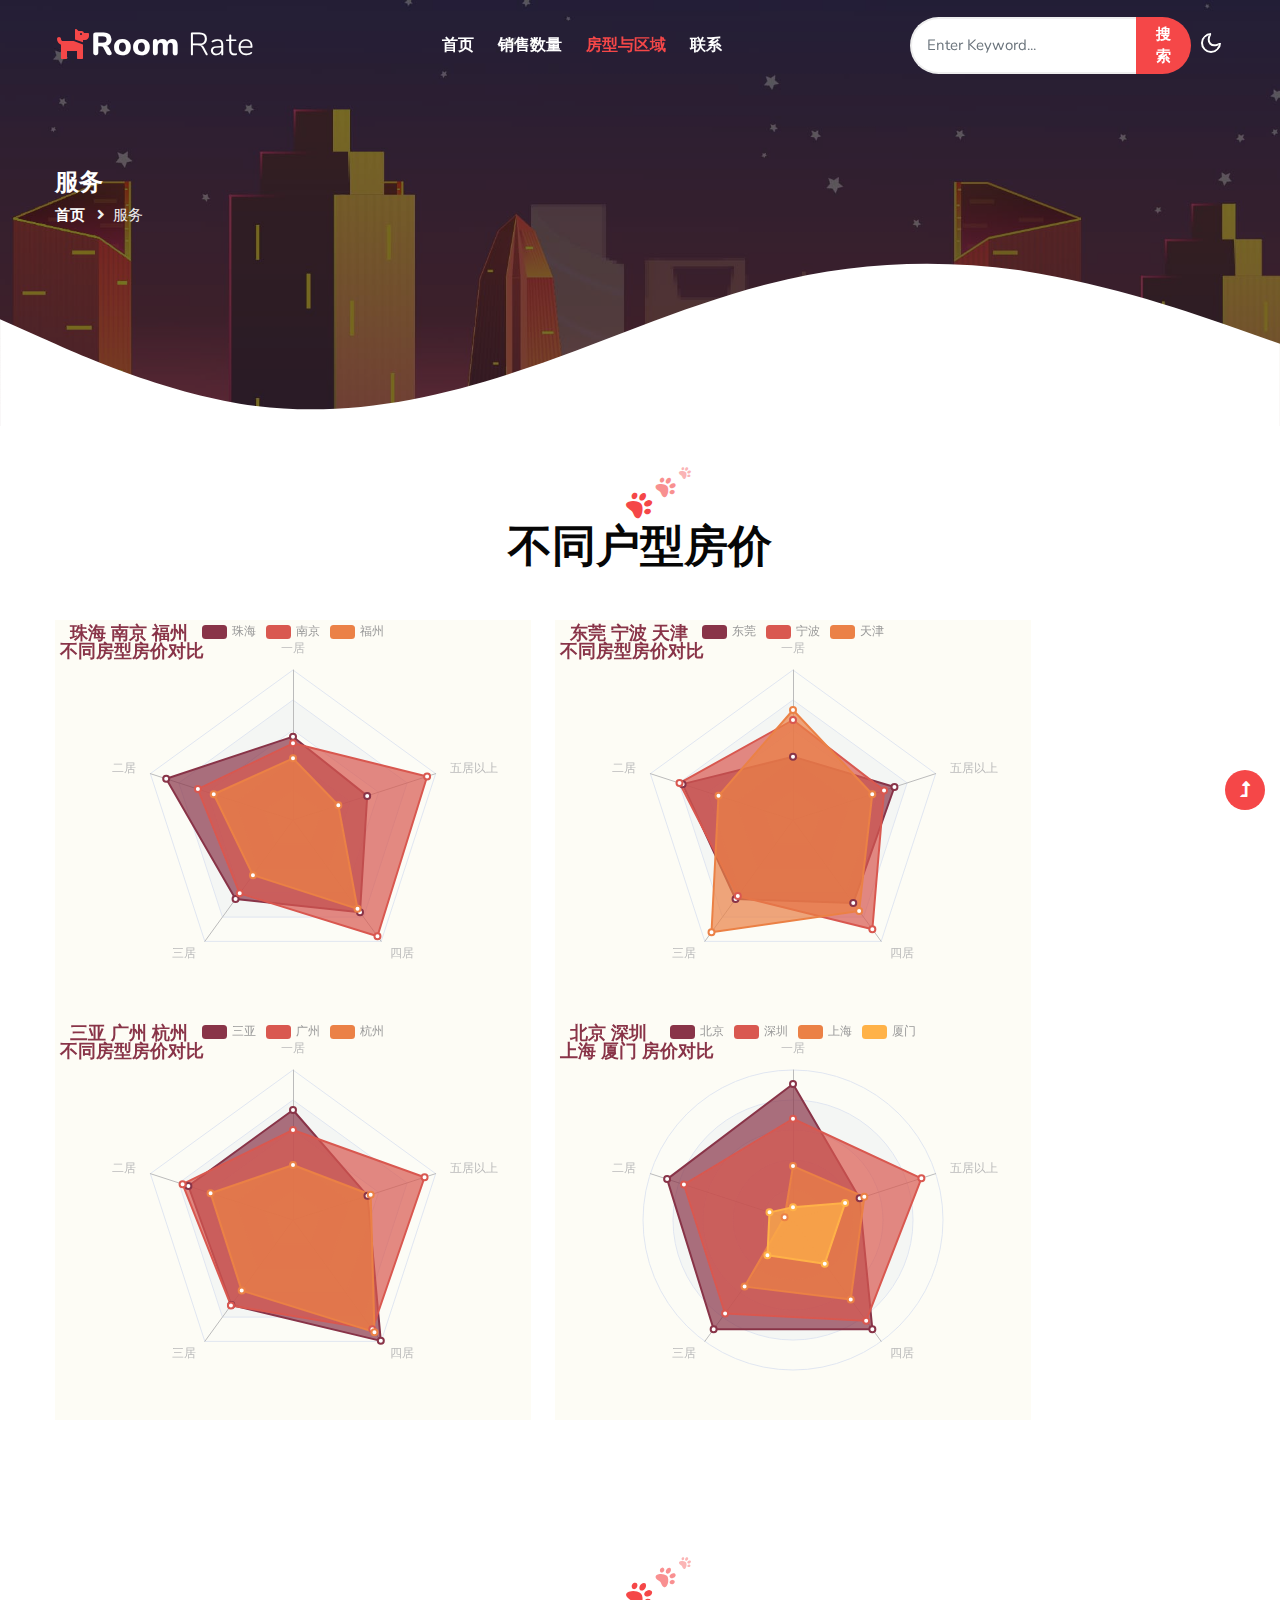
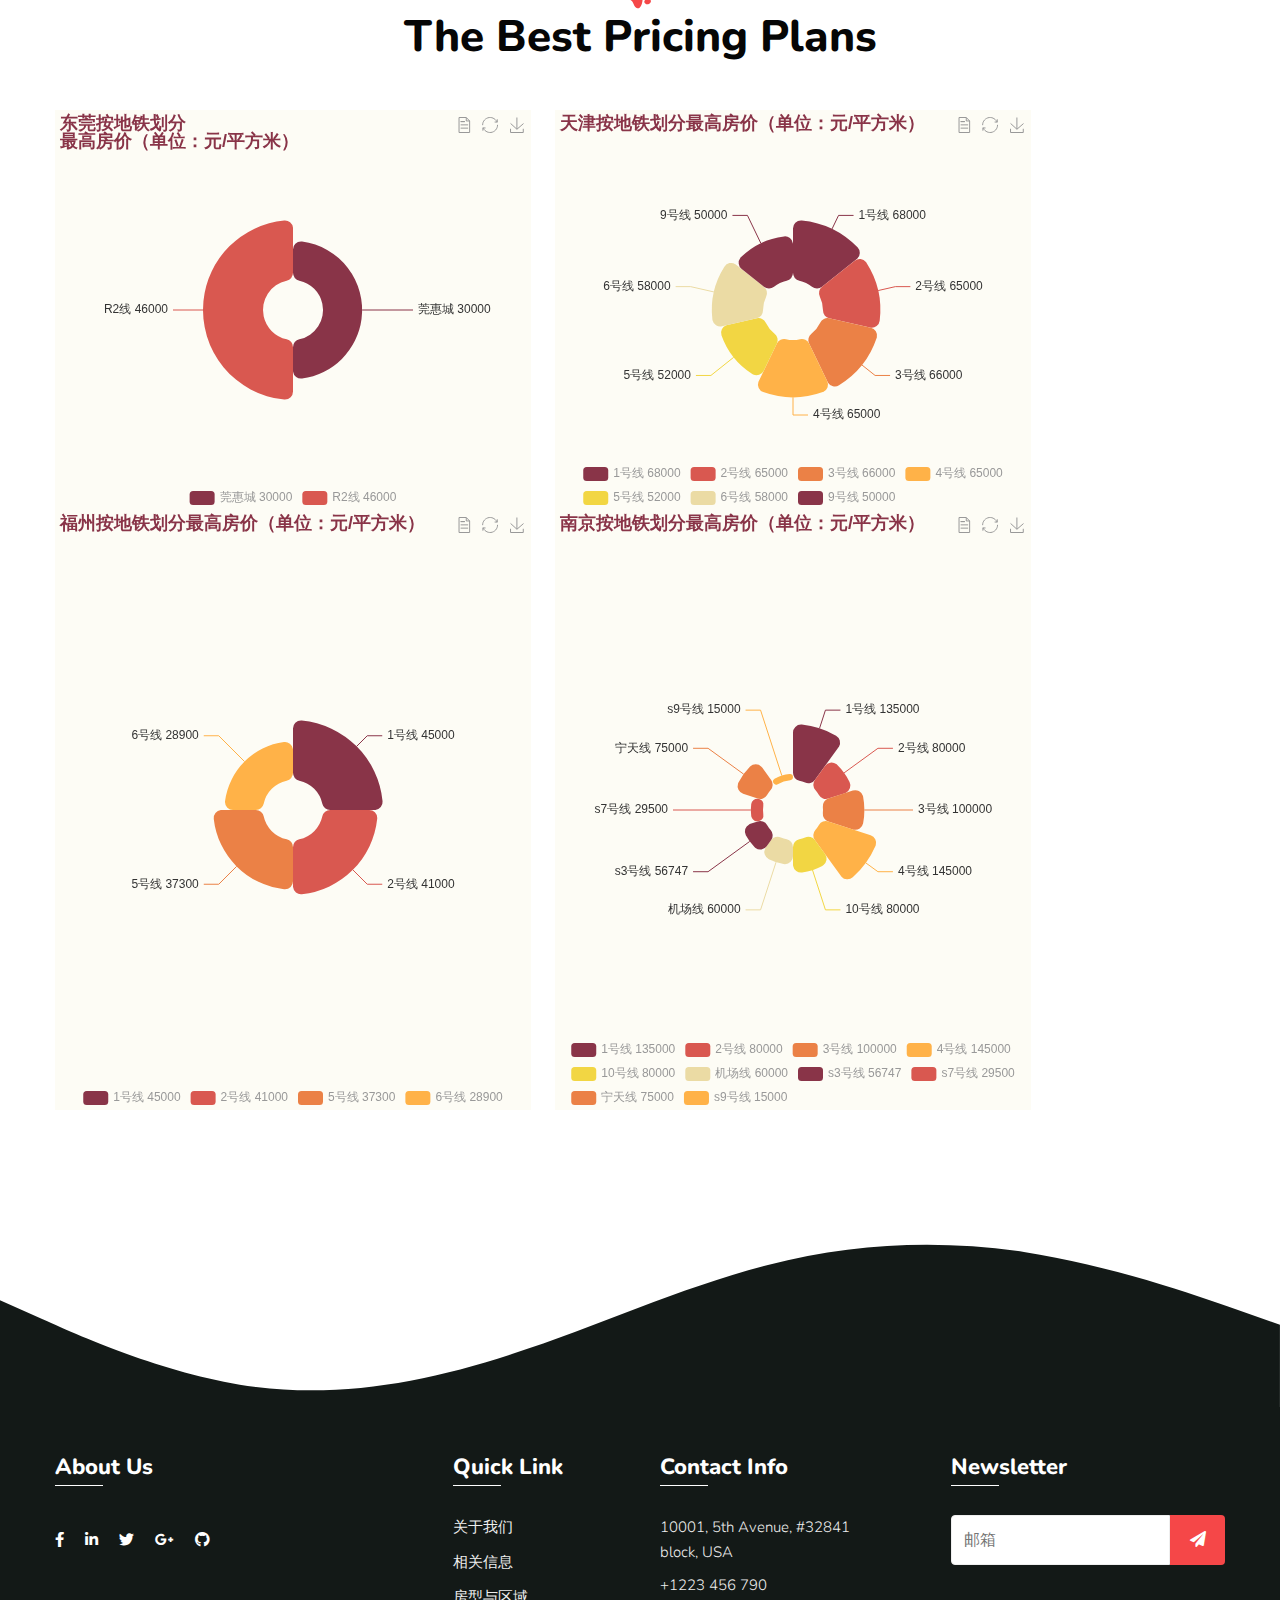
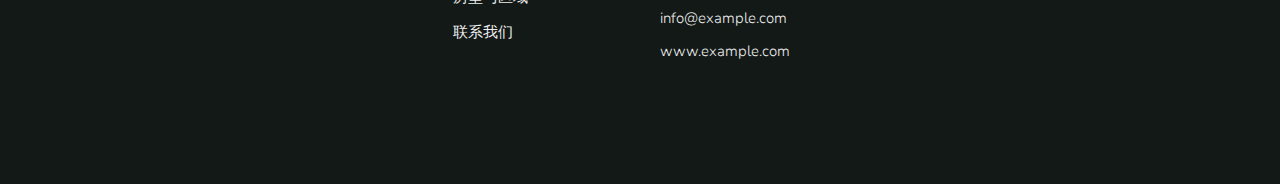
<file: 2020110081游华兰/第三部分.html>
<!doctype html>
<html lang="en">

<head>
    <!-- Required meta tags -->
    <meta charset="utf-8">
    <meta name="viewport" content="width=device-width, initial-scale=1">
    <title>love and buy home</title>
    <script src="js/echarts.js"></script>
    <script src="js/essos.js"></script>
    <!-- google font -->
    <link
        href="//fonts.googleapis.com/css2?family=Nunito:ital,wght@0,200;0,300;0,400;0,600;0,700;0,800;0,900;1,200;1,300;1,400;1,600;1,700;1,800;1,900&display=swap"
        rel="stylesheet">
    <!-- Template CSS Style link -->
    <link rel="stylesheet" href="css/style-starter.css">
</head>

<body>
    <!-- header -->
    <header id="site-header" class="fixed-top">
        <div class="container">
            <nav class="navbar navbar-expand-lg navbar-light">
                <a class="navbar-brand" href="index.html">
                    <i class="fas fa-dog"></i>Room  <span>Rate</span>
                </a>
                <button class="navbar-toggler collapsed" type="button" data-bs-toggle="collapse"
                    data-bs-target="#navbarScroll" aria-controls="navbarScroll" aria-expanded="false"
                    aria-label="Toggle navigation">
                    <span class="navbar-toggler-icon fa icon-expand fa-bars"></span>
                    <span class="navbar-toggler-icon fa icon-close fa-times"></span>
                </button>
                <div class="collapse navbar-collapse" id="navbarScroll">
                    <ul class="navbar-nav mx-auto my-2 my-lg-0 navbar-nav-scroll">
                        <li class="nav-item">
                            <a class="nav-link" aria-current="page" href="index.html">首页</a>
                        </li>
                        <li class="nav-item">
                            <a class="nav-link" href="第二部分.html">销售数量</a>
                        </li>
                        <li class="nav-item">
                            <a class="nav-link active" href="第三部分.html">房型与区域</a>
                        </li>
                        <li class="nav-item">
                            <a class="nav-link" href="contact.html">联系</a>
                        </li>
                    </ul>
                    <form action="#error" method="GET" class="d-flex search-header">
                        <input class="form-control" type="search" placeholder="Enter Keyword..." aria-label="Search"
                            required>
                        <button class="btn btn-style" type="submit">搜索</button>
                    </form>
                </div>
                <!-- toggle switch for light and dark theme -->
                <div class="cont-ser-position">
                    <nav class="navigation">
                        <div class="theme-switch-wrapper">
                            <label class="theme-switch" for="checkbox">
                                <input type="checkbox" id="checkbox">
                                <div class="mode-container">
                                    <i class="gg-sun"></i>
                                    <i class="gg-moon"></i>
                                </div>
                            </label>
                        </div>
                    </nav>
                </div>
                <!-- //toggle switch for light and dark theme -->
            </nav>
        </div>
    </header>
    <!-- //header -->

    <!-- inner banner -->
    <section class="inner-banner py-5">
        <div class="w3l-breadcrumb py-lg-5">
            <div class="container pt-4 pb-sm-4">
                <h4 class="inner-text-title font-weight-bold pt-sm-5 pt-4">服务</h4>
                <ul class="breadcrumbs-custom-path">
                    <li><a href="index.html">首页</a></li>
                    <li class="active"><i class="fas fa-angle-right mx-2"></i>服务</li>
                </ul>
            </div>
        </div>
        <div class="shape">
            <svg xmlns="http://www.w3.org/2000/svg" viewBox="0 0 1440 280">
                <path fill-opacity="1">
                    <animate attributeName="d" dur="20000ms" repeatCount="indefinite"
                        values="M0,160L48,181.3C96,203,192,245,288,261.3C384,277,480,267,576,234.7C672,203,768,149,864,117.3C960,85,1056,75,1152,90.7C1248,107,1344,149,1392,170.7L1440,192L1440,320L1392,320C1344,320,1248,320,1152,320C1056,320,960,320,864,320C768,320,672,320,576,320C480,320,384,320,288,320C192,320,96,320,48,320L0,320Z; M0,160L48,181.3C96,203,192,245,288,234.7C384,224,480,160,576,133.3C672,107,768,117,864,138.7C960,160,1056,192,1152,197.3C1248,203,1344,181,1392,170.7L1440,160L1440,320L1392,320C1344,320,1248,320,1152,320C1056,320,960,320,864,320C768,320,672,320,576,320C480,320,384,320,288,320C192,320,96,320,48,320L0,320Z;												 M0,64L48,74.7C96,85,192,107,288,133.3C384,160,480,192,576,170.7C672,149,768,75,864,80C960,85,1056,171,1152,181.3C1248,192,1344,128,1392,96L1440,64L1440,320L1392,320C1344,320,1248,320,1152,320C1056,320,960,320,864,320C768,320,672,320,576,320C480,320,384,320,288,320C192,320,96,320,48,320L0,320Z;
                                                 M0,160L48,181.3C96,203,192,245,288,261.3C384,277,480,267,576,234.7C672,203,768,149,864,117.3C960,85,1056,75,1152,90.7C1248,107,1344,149,1392,170.7L1440,192L1440,320L1392,320C1344,320,1248,320,1152,320C1056,320,960,320,864,320C768,320,672,320,576,320C480,320,384,320,288,320C192,320,96,320,48,320L0,320Z;" />

                </path>
            </svg>
        </div>
    </section>
    <!-- //inner banner -->

     <!-- services section -->
     <section class="w3l-services py-5">
        <div class="container py-md-5 py-4">
            <div class="position-relative">
                <h3 class="title-style text-center mb-sm-5 mb-4">不同户型房价</h3>
                <div class="title-paw-style">
                    <i class="fas fa-paw"></i>
                    <i class="fas fa-paw paw-2"></i>
                    <i class="fas fa-paw paw-3"></i>
                </div>
            </div>
            <div class="row">
                <div id="2" style="width:500px;height:400px;">
                    <script type="text/javascript">
                        // 基于准备好的dom，初始化echarts实例
                        var myChart = echarts.init(document.getElementById('2'),'essos');
                      var option = {
                       
                  title: {
                    text: '  珠海 南京 福州\n不同房型房价对比'
                  },
                  legend: {
                    data: ['珠海', '南京','福州']
                  },
                  radar: {
                    // shape: 'circle',
                    indicator: [
                      
                      { name: '一居', max: 45000 },
                      { name: '二居', max: 45000 },
                      { name: '三居', max: 66000 },
                      { name: '四居', max: 50000 },
                      { name: '五居以上', max: 50000 }
                    ]
                  },
                 series: [
                    { areaStyle:{},
                      name: '东莞 vs 宁波 vs 天津',
                      type: 'radar',
                      data: [
                        {
                          value: [25000,40000,43000,38000,26000],
                          name: '珠海'
                        },
                         {
                          value: [23000,30005,39884,47900,47000],
                          name: '南京'
                        },
                        {
                          value: [18500,25000,30000,36600,15888],
                          name: '福州'
                        }
                        
                       
                      ]
                    }
                  ]
                };
                myChart.setOption(option);
                  </script> </div>
                

                <div id="1" style="width:500px;height:400px;">
                    <script type="text/javascript">
                        // 基于准备好的dom，初始化echarts实例
                        var myChart = echarts.init(document.getElementById('1'),'essos');
                      var option = {
                        
                       
                  title: {
                    text: '  东莞 宁波 天津\n不同房型房价对比'
                  },
                  legend: {
                    data: ['东莞', '宁波','天津']
                  },
                  radar: {
                    // shape: 'circle',
                    indicator: [
                      
                      { name: '一居', max: 45000 },
                      { name: '二居', max: 45000 },
                      { name: '三居', max: 66000 },
                      { name: '四居', max: 60000 },
                      { name: '五居以上', max: 45000 }
                    ]
                  },
                 series: [
                    { areaStyle:{},
                      name: '东莞 vs 宁波 vs 天津',
                      type: 'radar',
                      data: [
                        {
                          value: [19000,34828,43000,41000,32000],
                          name: '东莞'
                        },
                        {
                          value: [30000,35800,41330,54000,28722],
                          name: '宁波'
                        }
                        ,
                        {
                          value: [33000,23500,61000,45000,25000],
                          name: '天津'
                        }
                      ]
                    }
                  ]
                };
                myChart.setOption(option);
                  </script> </div>

<div id="3" style="width:500px;height:400px;">
    <script type="text/javascript">
        // 基于准备好的dom，初始化echarts实例
        var myChart = echarts.init(document.getElementById('3'),'essos');
      var option = {
       
  title: {
    text: '  三亚 广州 杭州\n不同房型房价对比'
  },
  legend: {
    data: ['三亚','广州', '杭州']
  },
  radar: {
    // shape: 'circle',
    indicator: [
      
      { name: '一居', max: 45000 },
      { name: '二居', max: 45000 },
      { name: '三居', max: 50000 },
      { name: '四居', max: 50000 },
      { name: '五居以上', max: 90000 }
    ]
  },
  series: [
    { areaStyle:{},
      name: '东莞 vs 宁波 vs 天津',
      type: 'radar',
      data: [
        {
          value: [33000,33000,35000,49800,47000],
          name: '三亚'
        },
        {
          value: [27000,34828,35200,45000,83000],
          name: '广州'
        },
        {
          value: [16500,26000,29090,46200,49000],
          name: '杭州'
        }
        
      ]
    }
  ]
  };
  myChart.setOption(option);
  </script> </div>
  
  <div id="4" style="width:500px;height:400px;top: 20px;">
    <script type="text/javascript">
        // 基于准备好的dom，初始化echarts实例
        var myChart = echarts.init(document.getElementById('4'),'essos');
      var option = {
       
  title: {
    text:'  北京 深圳 \n上海 厦门 房价对比'
  },
  legend: {
    data: ['北京','深圳', '上海','厦门'],
  },
  radar: {
    shape: 'circle',
    indicator: [
      
      { name: '一居', max: 160000 },
      { name: '二居', max: 170000 },
      { name: '三居', max: 200000 },
      { name: '四居', max: 200000 },
      { name: '五居以上', max: 200000 }
    ]
  },
  series: [
    { areaStyle:{},
      name: '东莞 vs 宁波 vs 天津 vs 天津',
      type: 'radar',
      data: [
        
        {
          value: [145000,150000,180000,180000,93380],
          name: '北京'
        }
        ,
        {
          value: [108000,130000,154000,166000,180000],
          name: '深圳'
        },
         {
          value: [57500,10000,109800,131000,100000],
          name: '上海'
        },
        {
          value: [13500,28000,58000,72000,73000],
          name: '厦门'
        }
       
      ]
    }
  ]
  };
  myChart.setOption(option);
  </script> </div>

            </div>
        </div>
    </section>
    <!-- //services section -->

    <!-- aboutblock1 section -->
   
    <!-- //aboutblock1 section -->

    <!-- pricing section -->
    <section class="w3l-pricing pt-5">
        <div class="container py-md-5 py-4">
            <div class="position-relative">
                <h3 class="title-style text-center mb-sm-5 mb-4">The Best Pricing Plans</h3>
                <div class="title-paw-style">
                    <i class="fas fa-paw"></i>
                    <i class="fas fa-paw paw-2"></i>
                    <i class="fas fa-paw paw-3"></i>
                </div>
            </div>
            <div class="row">
            <div id="11" style="width:500px;height:400px;">
                <script type="text/javascript">
                    // 基于准备好的dom，初始化echarts实例
                    var myChart = echarts.init(document.getElementById('11'),'essos');
                  var  option = {
                    title:{
                      text:'东莞按地铁划分\n最高房价（单位：元/平方米）'
                    },
              legend: {
                top: 'bottom'
              },
              toolbox: {
                show: true,
                feature: {
                  mark: { show: true },
                  dataView: { show: true, readOnly: false },
                  restore: { show: true },
                  saveAsImage: { show: true }
                }
              },
              series: [
                {
                  name: 'Nightingale Chart',
                  type: 'pie',
                  radius: [30, 90],
                  center: ['50%', '50%'],
                  roseType: 'area',
                  itemStyle: {
                    borderRadius: 8
                  },
                  data: [
                    { value: 30000, name: '莞惠城 30000' },
                    { value: 46000, name: 'R2线 46000' },
                    
                  ]
                }
              ]};
            myChart.setOption(option);
                </script> </div> 
             <div id="22" style="width:500px;height:400px;right: 20px;">
                <script type="text/javascript">
                    // 基于准备好的dom，初始化echarts实例
                    var myChart = echarts.init(document.getElementById('22'),'essos');
                  var  option = {
                    title:{
                      text:'天津按地铁划分最高房价（单位：元/平方米）'
                    },
              legend: {
                top: 'bottom'
              },
              toolbox: {
                show: true,
                feature: {
                  mark: { show: true },
                  dataView: { show: true, readOnly: false },
                  restore: { show: true },
                  saveAsImage: { show: true }
                }
              },
              series: [
                {
                  name: 'Nightingale Chart',
                  type: 'pie',
                  radius: [30, 90],
                  center: ['50%', '50%'],
                  roseType: 'area',
                  itemStyle: {
                    borderRadius: 8
                  },
                  data: [
                    { value: 68000, name: '1号线 68000' },
                    { value: 65000, name: '2号线 65000' },
                    { value: 66000, name: '3号线 66000' },
                    { value: 65000, name: '4号线 65000' },
                    { value: 52000, name: '5号线 52000' },
                    { value: 58000, name: '6号线 58000' },
                    { value: 50000, name: '9号线 50000' }
                  ]
                }
              ]};
            myChart.setOption(option);
                </script> </div>  
                  <div id="33" style="width:500px;height:600px;">
                    <script type="text/javascript">
                        // 基于准备好的dom，初始化echarts实例
                        var myChart = echarts.init(document.getElementById('33'),'essos');
                      var  option = {
                        title:{
                          text:'福州按地铁划分最高房价（单位：元/平方米）'
                        },
                  legend: {
                    top: 'bottom'
                  },
                  toolbox: {
                    show: true,
                    feature: {
                      mark: { show: true },
                      dataView: { show: true, readOnly: false },
                      restore: { show: true },
                      saveAsImage: { show: true }
                    }
                  },
                  series: [
                    {
                      name: 'Nightingale Chart',
                      type: 'pie',
                      radius: [30, 90],
                      center: ['50%', '50%'],
                      roseType: 'area',
                      itemStyle: {
                        borderRadius: 8
                      },
                      data: [
                      { value: 45000, name: '1号线 45000' },
                            { value: 41000, name: '2号线 41000' },
                            { value: 37300, name: '5号线 37300' },
                            { value: 28900, name: '6号线 28900' },
                        
                      ]
                    }
                  ]};
                  myChart.setOption(option);
                    </script> </div> 
                    <div id="44" style="width:500px;height:600px;">
                        <script type="text/javascript">
                            // 基于准备好的dom，初始化echarts实例
                            var myChart = echarts.init(document.getElementById('44'),'essos');
                          var  option = {
                            title:{
                              text:'南京按地铁划分最高房价（单位：元/平方米）'
                            },
                      legend: {
                        top: 'bottom'
                      },
                      toolbox: {
                        show: true,
                        feature: {
                          mark: { show: true },
                          dataView: { show: true, readOnly: false },
                          restore: { show: true },
                          saveAsImage: { show: true }
                        }
                      },
                      series: [
                        {
                          name: 'Nightingale Chart',
                          type: 'pie',
                          radius: [30, 90],
                          center: ['50%', '50%'],
                          roseType: 'area',
                          itemStyle: {
                            borderRadius: 8
                          },
                          data: [
                            { value: 135000, name: '1号线 135000' },
                            { value: 80000, name: '2号线 80000' },
                            { value: 100000, name: '3号线 100000' },
                            { value: 145000, name: '4号线 145000' },
                            { value: 80000, name: '10号线 80000' },
                            { value: 60000, name: '机场线 60000' },
                            { value: 56747, name: 's3号线 56747' },
                            { value: 29500, name: 's7号线 29500' },
                            { value: 75000, name: '宁天线 75000' },
                            { value: 15000, name: 's9号线 15000' }
                          ]
                        }
                      ]};
                    myChart.setOption(option);
                        </script> </div>
                    
                   
                </div>
        </div>
    </section>
    <!-- //pricing section -->

    <!-- footer -->
    <footer class="w3l-footer">
        <div class="shape-footer">
            <svg xmlns="http://www.w3.org/2000/svg" viewBox="0 0 1440 280">
                <path fill-opacity="1">
                    <animate attributeName="d" dur="20000ms" repeatCount="indefinite"
                        values="M0,160L48,181.3C96,203,192,245,288,261.3C384,277,480,267,576,234.7C672,203,768,149,864,117.3C960,85,1056,75,1152,90.7C1248,107,1344,149,1392,170.7L1440,192L1440,320L1392,320C1344,320,1248,320,1152,320C1056,320,960,320,864,320C768,320,672,320,576,320C480,320,384,320,288,320C192,320,96,320,48,320L0,320Z; M0,160L48,181.3C96,203,192,245,288,234.7C384,224,480,160,576,133.3C672,107,768,117,864,138.7C960,160,1056,192,1152,197.3C1248,203,1344,181,1392,170.7L1440,160L1440,320L1392,320C1344,320,1248,320,1152,320C1056,320,960,320,864,320C768,320,672,320,576,320C480,320,384,320,288,320C192,320,96,320,48,320L0,320Z;												 M0,64L48,74.7C96,85,192,107,288,133.3C384,160,480,192,576,170.7C672,149,768,75,864,80C960,85,1056,171,1152,181.3C1248,192,1344,128,1392,96L1440,64L1440,320L1392,320C1344,320,1248,320,1152,320C1056,320,960,320,864,320C768,320,672,320,576,320C480,320,384,320,288,320C192,320,96,320,48,320L0,320Z;
                                             M0,160L48,181.3C96,203,192,245,288,261.3C384,277,480,267,576,234.7C672,203,768,149,864,117.3C960,85,1056,75,1152,90.7C1248,107,1344,149,1392,170.7L1440,192L1440,320L1392,320C1344,320,1248,320,1152,320C1056,320,960,320,864,320C768,320,672,320,576,320C480,320,384,320,288,320C192,320,96,320,48,320L0,320Z;" />

                </path>
            </svg>
        </div>
        <div class="w3l-footer-16 py-5">
            <div class="container">
                <div class="row footer-p">
                    <div class="col-lg-4 pe-lg-5">
                        <h3>About Us</h3>
                        <p class="mt-3"></p>
                        <div class="columns-2 mt-lg-5 mt-4">
                            <ul class="social">
                                <li><a href="#facebook"><i class="fab fa-facebook-f"></i></a>
                                </li>
                                <li><a href="#linkedin"><i class="fab fa-linkedin-in"></i></a>
                                </li>
                                <li><a href="#twitter"><i class="fab fa-twitter"></i></a>
                                </li>
                                <li><a href="#google"><i class="fab fa-google-plus-g"></i></a>
                                </li>
                                <li><a href="#github"><i class="fab fa-github"></i></a>
                                </li>
                            </ul>
                        </div>
                    </div>
                    <div class="col-lg-5 mt-lg-0 mt-5">
                        <div class="row">
                            <div class="col-xl-5 col-6 column">
                                <h3>Quick Link</h3>
                                <ul class="footer-gd-16">
                                    <li><a href="第二部分.html">关于我们</a></li>
                                    <li><a href="#clients">相关信息</a></li>
                                    <li><a href="第三部分.html">房型与区域</a></li>
                                  
                                    <li><a href="contact.html">联系我们</a></li>
                                </ul>
                            </div>
                            <div class="col-6 column">
                                <h3>Contact Info</h3>
                                <ul class="footer-contact-list">
                                    <li class="">10001, 5th Avenue,
                                        #32841 block, USA</li>
                                    <li class="mt-2"><a href="tel:+12 23456790">+1223 456 790</a></li>
                                    <li class="mt-2"><a href="mailto:info@example.com">info@example.com</a></li>
                                    <li class="mt-2"><a href="mailto:info@example.com">www.example.com</a></li>
                                </ul>
                            </div>
                        </div>
                    </div>
                    <div class="col-lg-3 col-md-7 col-sm-8 column mt-lg-0 mt-4 pl-xl-0">
                        <h3>Newsletter </h3>
                        <div class="end-column">
                            <form action="#" class="subscribe" method="post">
                                <input type="email" name="email" placeholder="邮箱" required="">
                                <button><span class="fa fa-paper-plane" aria-hidden="true"></span></button>
                            </form>
                            
                        </div>
                    </div>
                </div>
                <div class="below-section text-center pt-lg-4 mt-5">
                   
                    
                </div>
            </div>
        </div>
    </footer>
    <!-- //footer -->

    <!-- Js scripts -->
    <!-- move top -->
    <button onclick="topFunction()" id="movetop" title="Go to top">
        <span class="fas fa-level-up-alt" aria-hidden="true"></span>
    </button>
    <script>
        // When the user scrolls down 20px from the top of the document, show the button
        window.onscroll = function () {
            scrollFunction()
        };

        function scrollFunction() {
            if (document.body.scrollTop > 20 || document.documentElement.scrollTop > 20) {
                document.getElementById("movetop").style.display = "block";
            } else {
                document.getElementById("movetop").style.display = "none";
            }
        }

        // When the user clicks on the button, scroll to the top of the document
        function topFunction() {
            document.body.scrollTop = 0;
            document.documentElement.scrollTop = 0;
        }
    </script>
    <!-- //move top -->

    <!-- common jquery plugin -->
    <script src="js/jquery-3.3.1.min.js"></script>
    <!-- //common jquery plugin -->

    <!-- theme switch js (light and dark)-->
    <script src="js/theme-change.js"></script>
    <!-- //theme switch js (light and dark)-->

    <!-- MENU-JS -->
    <script>
        $(window).on("scroll", function () {
            var scroll = $(window).scrollTop();

            if (scroll >= 80) {
                $("#site-header").addClass("nav-fixed");
            } else {
                $("#site-header").removeClass("nav-fixed");
            }
        });

        //Main navigation Active Class Add Remove
        $(".navbar-toggler").on("click", function () {
            $("header").toggleClass("active");
        });
        $(document).on("ready", function () {
            if ($(window).width() > 991) {
                $("header").removeClass("active");
            }
            $(window).on("resize", function () {
                if ($(window).width() > 991) {
                    $("header").removeClass("active");
                }
            });
        });
    </script>
    <!-- //MENU-JS -->

    <!-- disable body scroll which navbar is in active -->
    <script>
        $(function () {
            $('.navbar-toggler').click(function () {
                $('body').toggleClass('noscroll');
            })
        });
    </script>
    <!-- //disable body scroll which navbar is in active -->

    <!-- bootstrap -->
    <script src="js/bootstrap.min.js"></script>
    <!-- //bootstrap -->
    <!-- //Js scripts -->
</body>

</html>
</file>
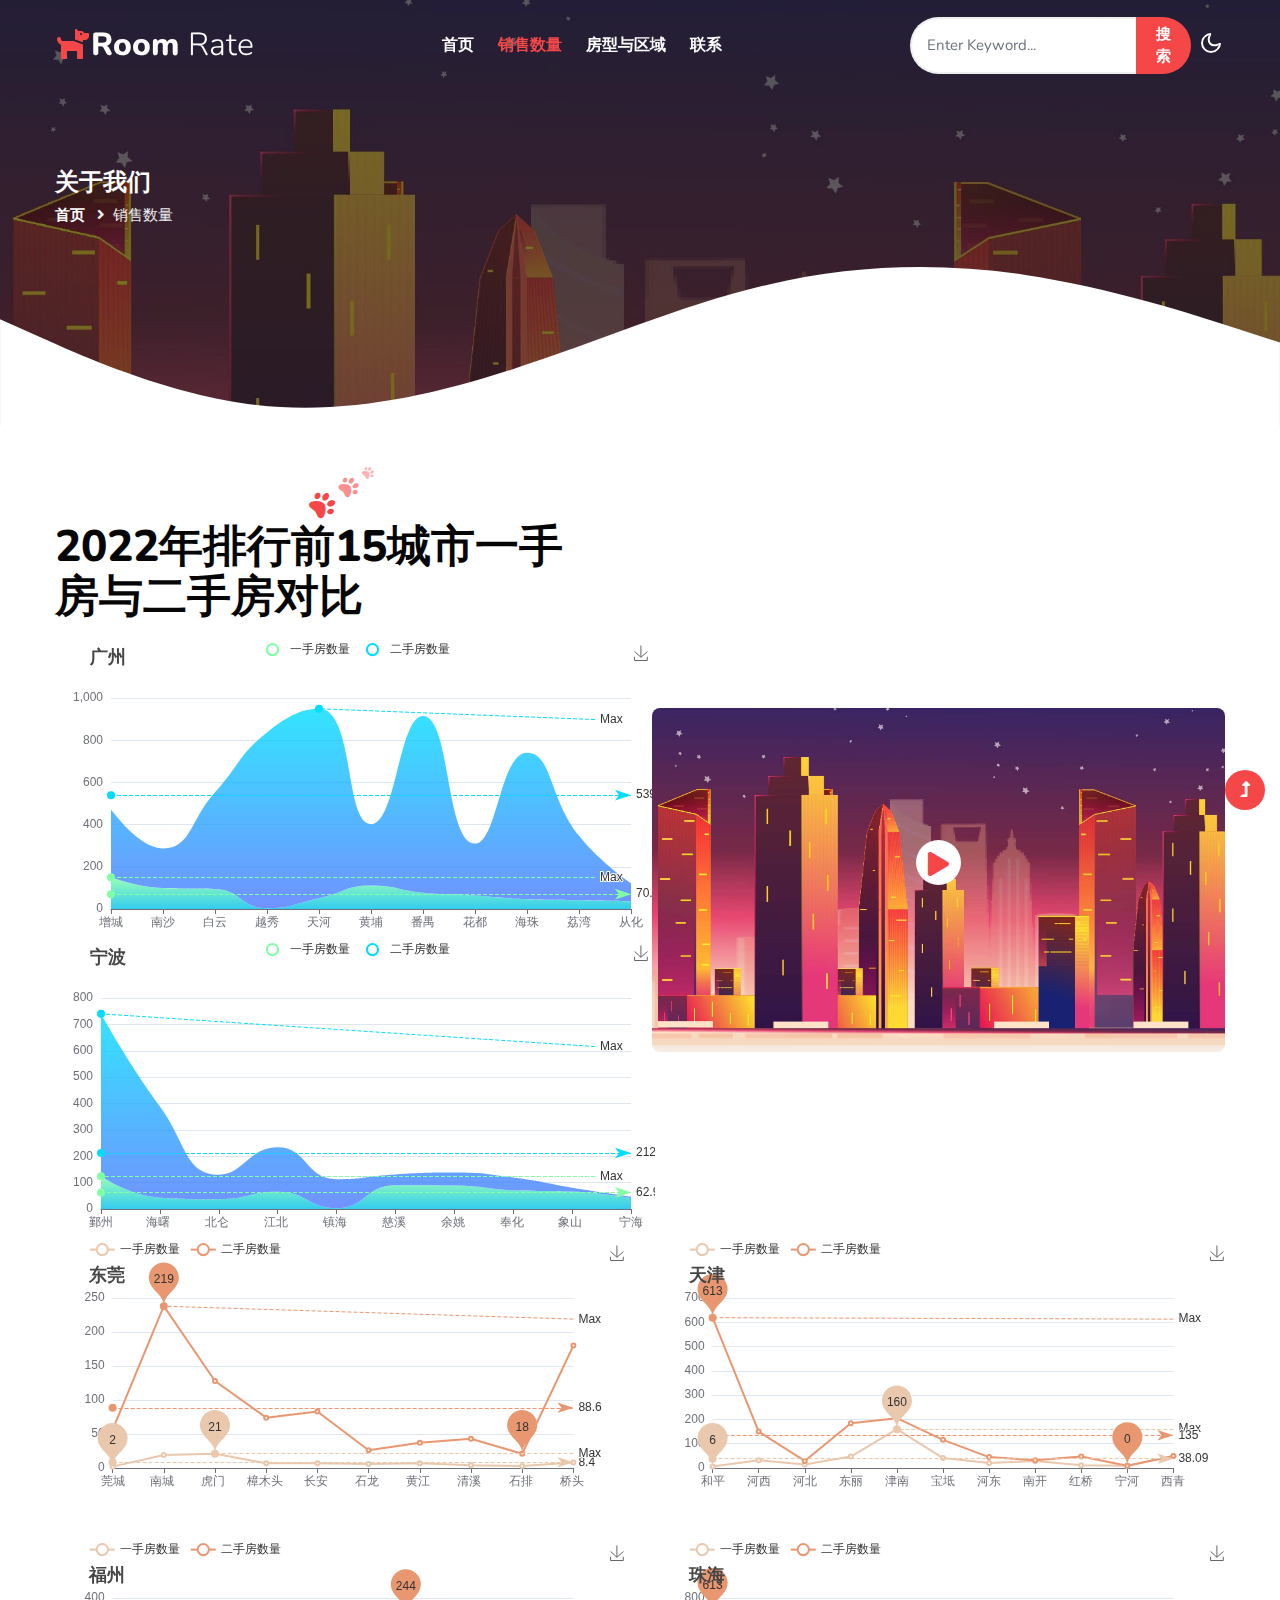
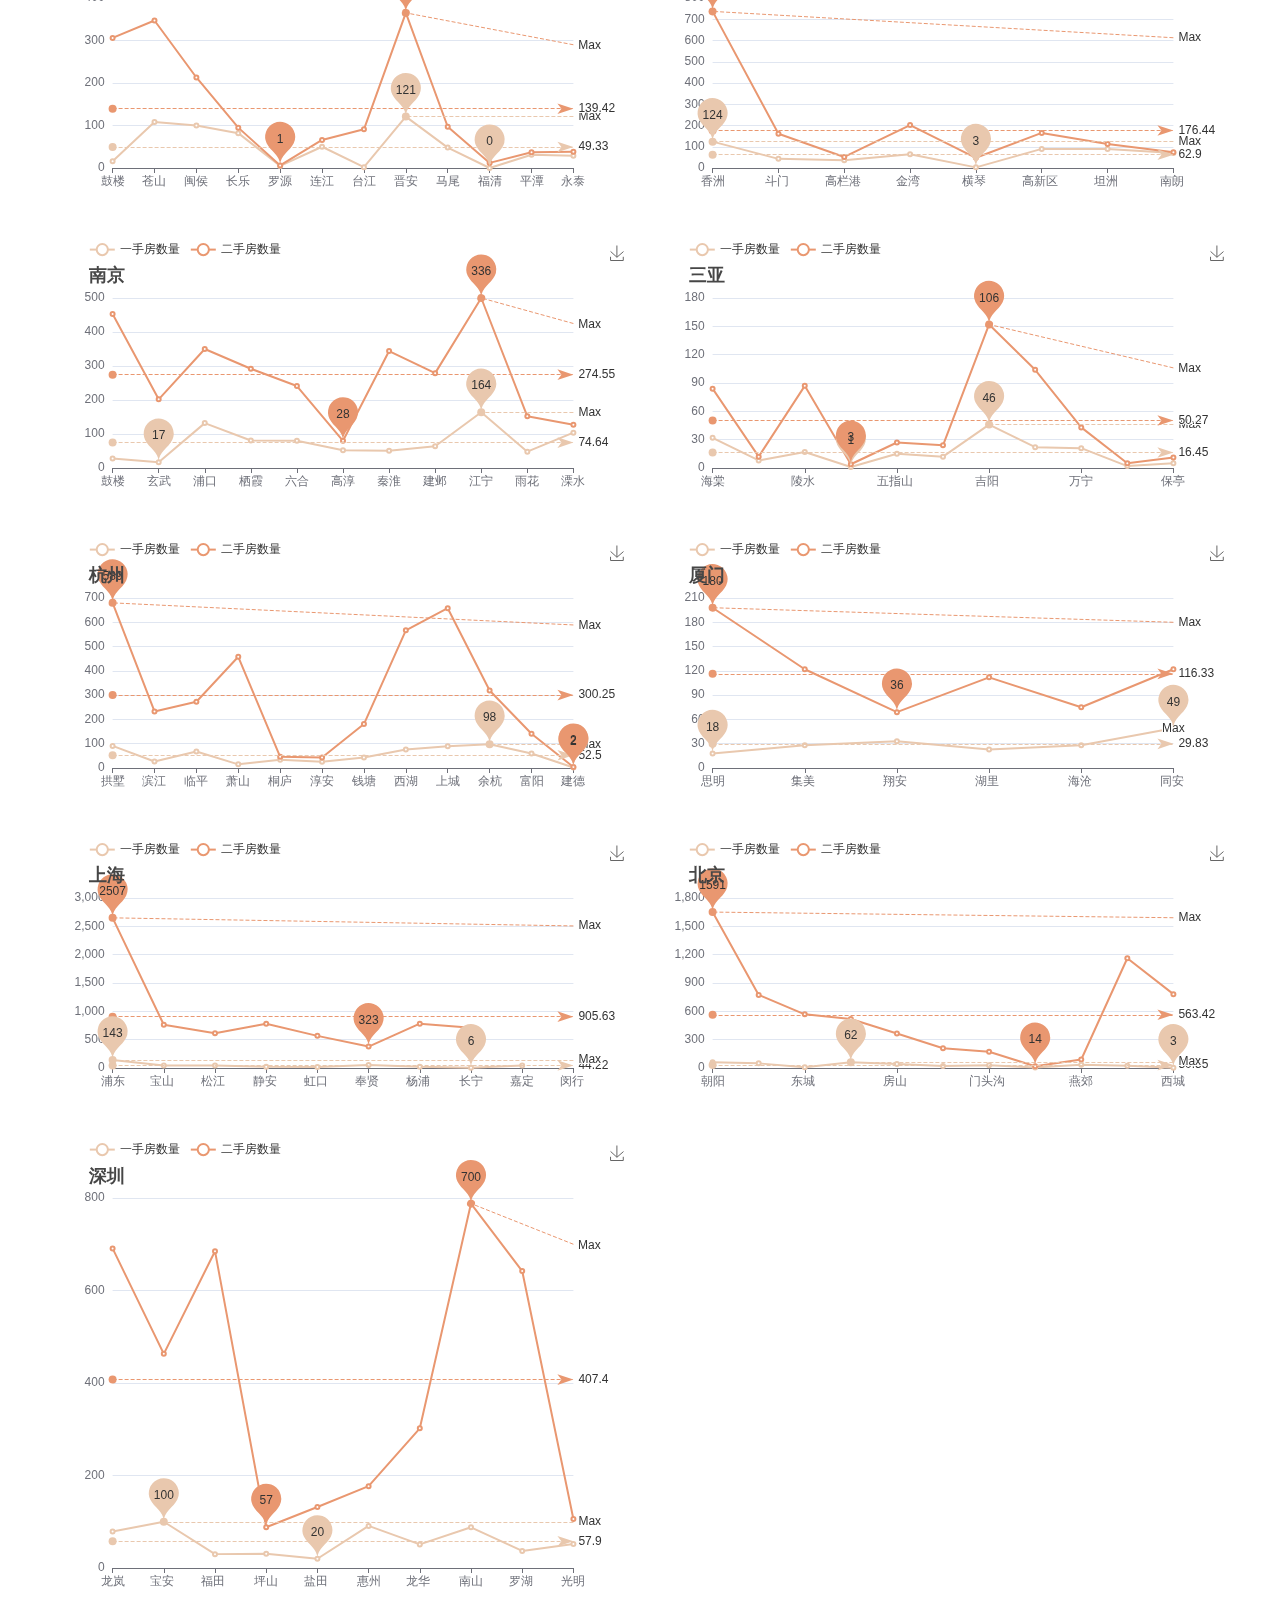
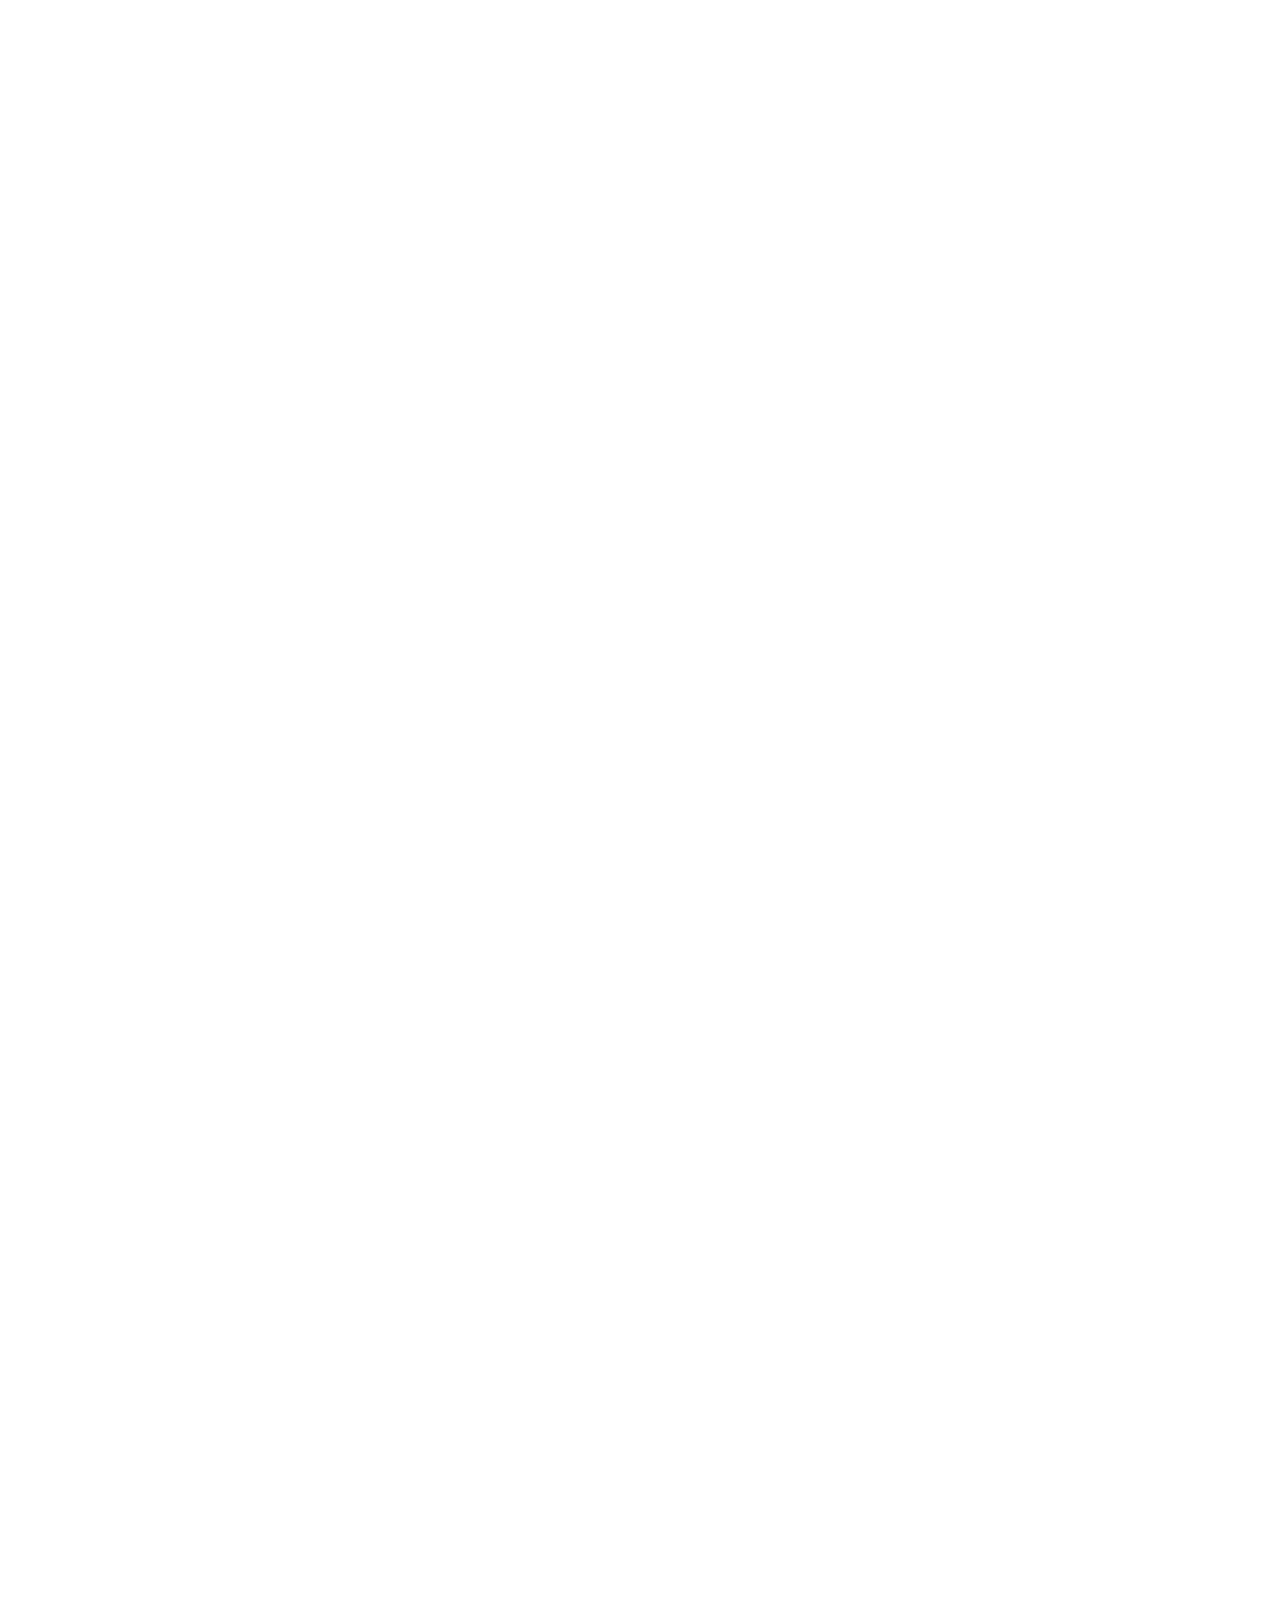
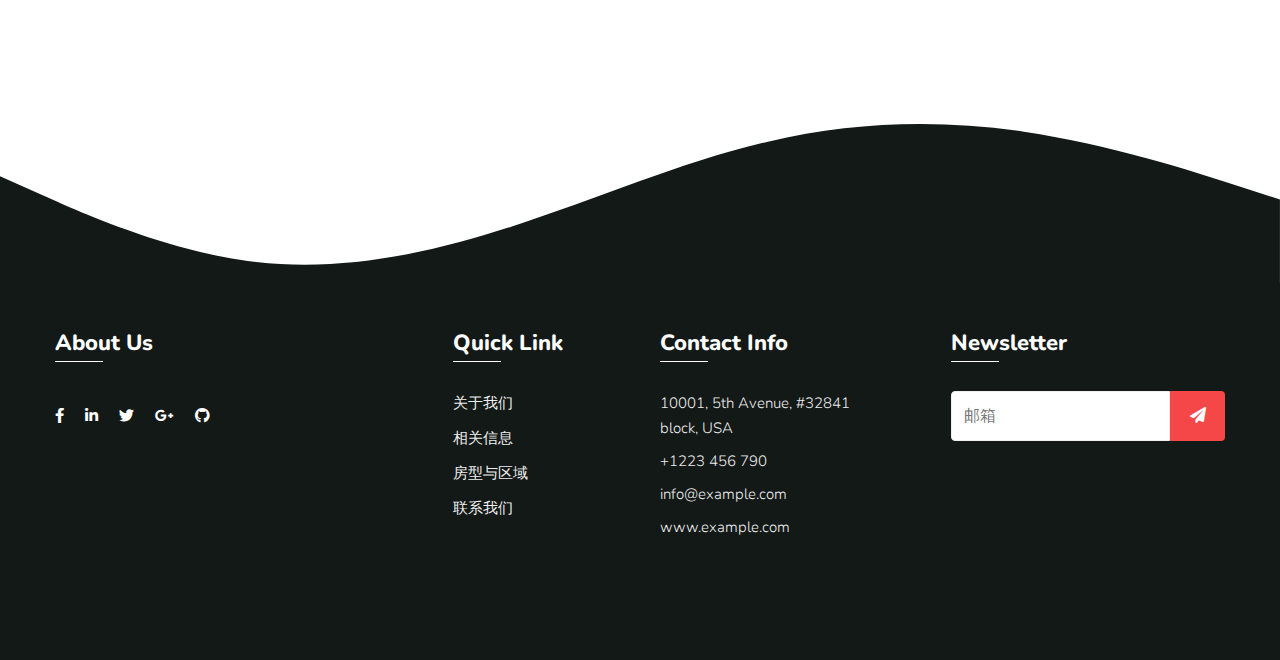
<file: 2020110081游华兰/第二部分.html>
<!doctype html>
<html lang="en">

<head>
    <!-- Required meta tags -->
    <meta charset="utf-8">
    <meta name="viewport" content="width=device-width, initial-scale=1">
    <title>love and buy home</title>
    <script src="js/echarts.js"></script>
    <!-- google font -->
    <link
        href="//fonts.googleapis.com/css2?family=Nunito:ital,wght@0,200;0,300;0,400;0,600;0,700;0,800;0,900;1,200;1,300;1,400;1,600;1,700;1,800;1,900&display=swap"
        rel="stylesheet">
    <!-- Template CSS Style link -->
    <link rel="stylesheet" href="css/style-starter.css">
    
</head>

<body>
    <!-- header -->
    <header id="site-header" class="fixed-top">
        <div class="container">
            <nav class="navbar navbar-expand-lg navbar-light">
                <a class="navbar-brand" href="index.html">
                    <i class="fas fa-dog"></i>Room  <span>Rate</span>
                </a>
                <button class="navbar-toggler collapsed" type="button" data-bs-toggle="collapse"
                    data-bs-target="#navbarScroll" aria-controls="navbarScroll" aria-expanded="false"
                    aria-label="Toggle navigation">
                    <span class="navbar-toggler-icon fa icon-expand fa-bars"></span>
                    <span class="navbar-toggler-icon fa icon-close fa-times"></span>
                </button>
                <div class="collapse navbar-collapse" id="navbarScroll">
                    <ul class="navbar-nav mx-auto my-2 my-lg-0 navbar-nav-scroll">
                        <li class="nav-item">
                            <a class="nav-link" aria-current="page" href="index.html">首页</a>
                        </li>
                        <li class="nav-item">
                            <a class="nav-link active" href="第二部分.html">销售数量</a>
                        </li>
                        <li class="nav-item">
                            <a class="nav-link" href="第三部分.html">房型与区域</a>
                        </li>
                        <li class="nav-item">
                            <a class="nav-link" href="contact.html">联系</a>
                        </li>
                    </ul>
                    <form action="#error" method="GET" class="d-flex search-header">
                        <input class="form-control" type="search" placeholder="Enter Keyword..." aria-label="Search"
                            required>
                        <button class="btn btn-style" type="submit">搜索</button>
                    </form>
                </div>
                <!-- toggle switch for light and dark theme -->
                <div class="cont-ser-position">
                    <nav class="navigation">
                        <div class="theme-switch-wrapper">
                            <label class="theme-switch" for="checkbox">
                                <input type="checkbox" id="checkbox">
                                <div class="mode-container">
                                    <i class="gg-sun"></i>
                                    <i class="gg-moon"></i>
                                </div>
                            </label>
                        </div>
                    </nav>
                </div>
                <!-- //toggle switch for light and dark theme -->
            </nav>
        </div>
    </header>
    <!-- //header -->

    <!-- inner banner -->
    <section class="inner-banner py-5">
        <div class="w3l-breadcrumb py-lg-5">
            <div class="container pt-4 pb-sm-4">
                <h4 class="inner-text-title font-weight-bold pt-sm-5 pt-4">关于我们</h4>
                <ul class="breadcrumbs-custom-path">
                    <li><a href="index.html">首页</a></li>
                    <li class="active"><i class="fas fa-angle-right mx-2"></i>销售数量</li>
                </ul>
            </div>
        </div>
        <div class="shape">
            <svg xmlns="http://www.w3.org/2000/svg" viewBox="0 0 1440 280">
                <path fill-opacity="1">
                    <animate attributeName="d" dur="20000ms" repeatCount="indefinite"
                        values="M0,160L48,181.3C96,203,192,245,288,261.3C384,277,480,267,576,234.7C672,203,768,149,864,117.3C960,85,1056,75,1152,90.7C1248,107,1344,149,1392,170.7L1440,192L1440,320L1392,320C1344,320,1248,320,1152,320C1056,320,960,320,864,320C768,320,672,320,576,320C480,320,384,320,288,320C192,320,96,320,48,320L0,320Z; M0,160L48,181.3C96,203,192,245,288,234.7C384,224,480,160,576,133.3C672,107,768,117,864,138.7C960,160,1056,192,1152,197.3C1248,203,1344,181,1392,170.7L1440,160L1440,320L1392,320C1344,320,1248,320,1152,320C1056,320,960,320,864,320C768,320,672,320,576,320C480,320,384,320,288,320C192,320,96,320,48,320L0,320Z;												 M0,64L48,74.7C96,85,192,107,288,133.3C384,160,480,192,576,170.7C672,149,768,75,864,80C960,85,1056,171,1152,181.3C1248,192,1344,128,1392,96L1440,64L1440,320L1392,320C1344,320,1248,320,1152,320C1056,320,960,320,864,320C768,320,672,320,576,320C480,320,384,320,288,320C192,320,96,320,48,320L0,320Z;
                                                 M0,160L48,181.3C96,203,192,245,288,261.3C384,277,480,267,576,234.7C672,203,768,149,864,117.3C960,85,1056,75,1152,90.7C1248,107,1344,149,1392,170.7L1440,192L1440,320L1392,320C1344,320,1248,320,1152,320C1056,320,960,320,864,320C768,320,672,320,576,320C480,320,384,320,288,320C192,320,96,320,48,320L0,320Z;" />

                </path>
            </svg>
        </div>
    </section>
    <!-- //inner banner -->

    <!-- aboutblock1 section -->
    <section class="w3l-homeblock1 py-5" id="about">
        <div class="container py-md-5 py-4">
            <div class="row align-items-center">
                <div class="col-lg-6 pe-lg-5 mb-lg-0 mb-5">
                    <div class="position-relative">
                        <h3 class="title-style mb-3">2022年排行前15城市一手房与二手房对比</h3>
                        <div class="title-paw-style">
                            <i class="fas fa-paw"></i>
                            <i class="fas fa-paw paw-2"></i>
                            <i class="fas fa-paw paw-3"></i>
                        </div>
                    </div>
                    <div id="1" style="width: 600px;height:300px;">
                        <script>
                     var myChart = echarts.init(document.getElementById('1'),'purple-passion');
                              
                  var option = {
  color: ['#80FFA5', '#00DDFF', '#37A2FF', '#FF0087', '#FFBF00'],
  title: {
    text: '广州',
    left:'5%',
    top:'2%'
  },
  tooltip: {
    trigger: 'axis',
    axisPointer: {
      type: 'cross',
      label: {
        backgroundColor: '#6a7985'
      }
    }
  },
  legend: {
    data: ['一手房数量', '二手房数量']
  },
  toolbox: {
    feature: {
      saveAsImage: {}
    }
  },
  grid: {
    left: '3%',
    right: '4%',
    bottom: '3%',
    containLabel: true
  },
  xAxis: [
    {
      type: 'category',
      boundaryGap: false,
      data: ['增城','南沙','白云', '越秀','天河','黄埔','番禺','花都','海珠','荔湾','从化']
    }
  ],
  yAxis: [
    {
      type: 'value'
    }
  ],
  series: [
    {
      name: '一手房数量',
      type: 'line',
      stack: 'Total',
      smooth: true,
      lineStyle: {
        width: 0
      },
      showSymbol: false,
      areaStyle: {
        opacity: 0.8,
        color: new echarts.graphic.LinearGradient(0, 0, 0, 1, [
          {
            offset: 0,
            color: 'rgb(128, 255, 165)'
          },
          {
            offset: 1,
            color: 'rgb(1, 191, 236)'
          }
        ])
      },
      emphasis: {
        focus: 'series'
      },
      data: [150,99,95,4,51,111,77,64,46,41,36],

      markLine: {
        data: [
          { type: 'average', name: 'Avg' },
          [
            {
              symbol: 'none',
              x: '90%',
              yAxis: 'max'
            },
            {
              symbol: 'circle',
              label: {
                position: 'start',
                formatter: 'Max'
              },
              type: 'max',
              name: '最高点'
            }
          ]
        ]
      }
    },
    {
      name: '二手房数量',
      type: 'line',
      stack: 'Total',
      smooth: true,
      lineStyle: {
        width: 0
      },
      showSymbol: false,
      areaStyle: {
        opacity: 0.8,
        color: new echarts.graphic.LinearGradient(0, 0, 0, 1, [
          {
            offset: 0,
            color: 'rgb(0, 221, 255)'
          },
          {
            offset: 1,
            color: 'rgb(77, 119, 255)'
          }
        ])
      },
      emphasis: {
        focus: 'series'
      },
      data: [322,188,458,833,898,291,838,246,695,306,86],
      markLine: {
        data: [
          { type: 'average', name: 'Avg' },
          [
            {
              symbol: 'none',
              x: '90%',
              yAxis: 'max'
            },
            {
              symbol: 'circle',
              label: {
                position: 'start',
                formatter: 'Max'
              },
              type: 'max',
              name: '最高点'
            }
          ]
        ]
      }
    },
    
    
    
  ]
};
                   myChart.setOption(option);
                       </script></div>
                        <div id="2" style="width: 600px;height:300px">
                         <script>
                      var myChart = echarts.init(document.getElementById('2'));
                               
                    var option = {
  color: ['#80FFA5', '#00DDFF', '#37A2FF', '#FF0087', '#FFBF00'],
  title: {
    text: '宁波',
    left:'5%',
    top:'2%'
  },
  tooltip: {
    trigger: 'axis',
    axisPointer: {
      type: 'cross',
      label: {
        backgroundColor: '#6a7985'
      }
    }
  },
  legend: {
    data: ['一手房数量', '二手房数量']
  },
  toolbox: {
    feature: {
      saveAsImage: {}
    }
  },
  grid: {
    left: '3%',
    right: '4%',
    bottom: '3%',
    containLabel: true
  },
  xAxis: [
    {
      type: 'category',
      boundaryGap: false,
      data: ['鄞州', '海曙 ',  '北仑 ' , '江北 ' ,'镇海 ', '慈溪 ' , '余姚 ', '奉化 ', '象山 ', '宁海']
    }
  ],
  yAxis: [
    {
      type: 'value'
    }
  ],
  series: [
    {
      name: '一手房数量',
      type: 'line',
      stack: 'Total',
      smooth: true,
      lineStyle: {
        width: 0
      },
      showSymbol: false,
      areaStyle: {
        opacity: 0.8,
        color: new echarts.graphic.LinearGradient(0, 0, 0, 1, [
          {
            offset: 0,
            color: 'rgb(128, 255, 165)'
          },
          {
            offset: 1,
            color: 'rgb(1, 191, 236)'
          }
        ])
      },
      emphasis: {
        focus: 'series'
      },
     data: [124,43,37,65,3,90,89,71,66,41],
      markLine: {
        data: [
          { type: 'average', name: 'Avg' },
          [
            {
              symbol: 'none',
              x: '90%',
              yAxis: 'max'
            },
            {
              symbol: 'circle',
              label: {
                position: 'start',
                formatter: 'Max'
              },
              type: 'max',
              name: '最高点'
            }
          ]
        ]
      }
    },
    {
      name: '二手房数量',
      type: 'line',
      stack: 'Total',
      smooth: true,
      lineStyle: {
        width: 0
      },
      showSymbol: false,
      areaStyle: {
        opacity: 0.8,
        color: new echarts.graphic.LinearGradient(0, 0, 0, 1, [
          {
            offset: 0,
            color: 'rgb(0, 221, 255)'
          },
          {
            offset: 1,
            color: 'rgb(77, 119, 255)'
          }
        ])
      },
      emphasis: {
        focus: 'series'
      },
     data: [616,346,93,169,110,41,49,48,15,6],
      markLine: {
        data: [
          { type: 'average', name: 'Avg' },
          [
            {
              symbol: 'none',
              x: '90%',
              yAxis: 'max'
            },
            {
              symbol: 'circle',
              label: {
                position: 'start',
                formatter: 'Max'
              },
              type: 'max',
              name: '最高点'
            }
          ]
        ]
      }
    },
    
    
    
  ]
};
                    myChart.setOption(option);
                        </script></div>
                    



                    
                </div>
                <div class="col-lg-6 homeaboutblock">
                    <div class="position-relative img-border">
                        <img src="images/banner.jpg" class="img-fluid video-popup-image radius-image"
                            alt="video-popup">

                        <a href="#small-dialog" class="popup-with-zoom-anim play-view text-center position-absolute">
                            <span class="video-play-icon">
                                <span class="fa fa-play"></span>
                            </span>
                        </a>
                        <!-- dialog itself, mfp-hide class is required to make dialog hidden -->
                        <div id="small-dialog" class="zoom-anim-dialog mfp-hide">
                            <iframe src="#" allowfullscreen></iframe>
                        </div>
                    </div>
                </div>
                <div id="3" style="width: 600px;height:300px;">
                    <script>
                 var myChart = echarts.init(document.getElementById('3'),'shine');
                          
               var option = {
                 title:[ {
                   text: '东莞',
                   left:'5%',
                   top:'8%'
                 }
               
                ],
                 tooltip: {
                   trigger: 'axis',
                   
                 },
                 legend: {
                   data: ['一手房数量', '二手房数量'],
                   left:'5%'
                },
                 grid:{
                  
                 }
               ,
                 toolbox: {
                   feature: {
                     saveAsImage: {}
                   }
                 },
                 xAxis: {
                  
                   type: 'category',
                   boundaryGap: false,
                   data: ['莞城', '南城 ',  '虎门 ' , '樟木头 ' ,'长安 ', '石龙 ' , '黄江 ', '清溪 ', '石排 ','桥头 ']
                 }
               ,
                 yAxis:
                  { type: 'value',
                   
                 }
                 
               ,
                 series: [
                   { 
                     name: '一手房数量',
                     color:'#e9c8ae',
                     type: 'line',
                     stack: 'Total',
                     data: [2,19,21,7,7,6,7,4,3,8],
                     markPoint: {
        data: [
          { type: 'max', name: 'Max' },
          { type: 'min', name: 'Min' }
        ]
      },
                     markLine: {
        data: [
          { type: 'average', name: 'Avg' },
          [
            {
              symbol: 'none',
              x: '90%',
              yAxis: 'max'
            },
            {
              symbol: 'circle',
              label: {
                position: 'start',
                formatter: 'Max'
              },
              type: 'max',
              name: '最高点'
            }
          ]
        ]
      }
                   },
                   {
                     
                     name: '二手房数量',
                     color:'#e99770',
                     type: 'line',
                     stack: 'Total',
                     data: [54,219,107,67,76,20,30,39,18,172],
                     markPoint: {
        data: [
          { type: 'max', name: 'Max' },
          { type: 'min', name: 'Min' }
        ]
      },
                     markLine: {
        data: [
          { type: 'average', name: 'Avg' },
          [
            {
              symbol: 'none',
              x: '90%',
              yAxis: 'max'
            },
            {
              symbol: 'circle',
              label: {
                position: 'start',
                formatter: 'Max'
              },
              type: 'max',
              name: '最高点'
            }
          ]
        ]
      }
                   }
                  
                   
                 ]
               };
               myChart.setOption(option);
                   </script></div>
                    <div id="4" style="width: 600px;height:300px;right:-600px;top:-300px">
                     <script>
                  var myChart = echarts.init(document.getElementById('4'),'shine');
                           
                var option = {
                  title:[ {
                    text: '天津',
                    left:'5%',
                    top:'8%'
                  }
                
                 ],
                  tooltip: {
                    trigger: 'axis',
                    
                  },
                  legend: {
                    data: ['一手房数量', '二手房数量'],
                    left:'5%'
                 },
                  grid:{
                   
                  }
                ,
                  toolbox: {
                    feature: {
                      saveAsImage: {}
                    }
                  },
                  xAxis: {
                   
                    type: 'category',
                    boundaryGap: false,
                    data: ['和平','河西','河北','东丽','津南','宝坻','河东','南开','红桥','宁河','西青']
                  }
                ,
                  yAxis:
                   { type: 'value',
                    
                  }
                  
                ,
                  series: [
                    { 
                      name: '一手房数量',
                      color:'#e9c8ae',
                      type: 'line',
                      stack: 'Total',
                      data: [6,32,14,47,160,41,21,29,11,9,49],
                      markPoint: {
        data: [
          { type: 'max', name: 'Max' },
          { type: 'min', name: 'Min' }
        ]
      },
                      markLine: {
        data: [
          { type: 'average', name: 'Avg' },
          [
            {
              symbol: 'none',
              x: '90%',
              yAxis: 'max'
            },
            {
              symbol: 'circle',
              label: {
                position: 'start',
                formatter: 'Max'
              },
              type: 'max',
              name: '最高点'
            }
          ]
        ]
      }
                    },
                    {
                      
                      name: '二手房数量',
                      color:'#e99770',
                      type: 'line',
                      stack: 'Total',
                      data: [613,118,15,137,45,75,24,3,36,0,0],
                      markPoint: {
        data: [
          { type: 'max', name: 'Max' },
          { type: 'min', name: 'Min' }
        ]
      },
                      markLine: {
        data: [
          { type: 'average', name: 'Avg' },
          [
            {
              symbol: 'none',
              x: '90%',
              yAxis: 'max'
            },
            {
              symbol: 'circle',
              label: {
                position: 'start',
                formatter: 'Max'
              },
              type: 'max',
              name: '最高点'
            }
          ]
        ]
      }
                    }
                   
                    
                  ]
                };
                myChart.setOption(option);
                    </script></div>
                    <div id="5" style="width: 600px;height:300px;top:-300px">
                      <script>
                   var myChart = echarts.init(document.getElementById('5'),'shine');
                            
                 var option = {
                   title:[ {
                     text: '福州',
                     left:'5%',
                     top:'8%'
                   }
                 
                  ],
                   tooltip: {
                     trigger: 'axis',
                     
                   },
                   legend: {
                     data: ['一手房数量', '二手房数量'],
                     left:'5%'
                  },
                   grid:{
                    
                   }
                 ,
                   toolbox: {
                     feature: {
                       saveAsImage: {}
                     }
                   },
                   xAxis: {
                    
                     type: 'category',
                     boundaryGap: false,
                     data: ['鼓楼','苍山','闽侯','长乐','罗源','连江','台江','晋安','马尾','福清','平潭','永泰' ]
                   }
                 ,
                   yAxis:
                    { type: 'value',
                     
                   }
                   
                 ,
                   series: [
                     { 
                       name: '一手房数量',
                       color:'#e9c8ae',
                       type: 'line',
                       stack: 'Total',
                       data: [16,108,100,82,5,50,2,121,48,0,31,29],
                       markPoint: {
        data: [
          { type: 'max', name: 'Max' },
          { type: 'min', name: 'Min' }
        ]
      },
                       markLine: {
        data: [
          { type: 'average', name: 'Avg' },
          [
            {
              symbol: 'none',
              x: '90%',
              yAxis: 'max'
            },
            {
              symbol: 'circle',
              label: {
                position: 'start',
                formatter: 'Max'
              },
              type: 'max',
              name: '最高点'
            }
          ]
        ]
      }
                     },
                     {
                       
                       name: '二手房数量',
                       color:'#e99770',
                       type: 'line',
                       stack: 'Total',
                       data: [290,239,113,13,1,16,89,244,49,12,6,9],
                       markPoint: {
        data: [
          { type: 'max', name: 'Max' },
          { type: 'min', name: 'Min' }
        ]
      },
                       markLine: {
        data: [
          { type: 'average', name: 'Avg' },
          [
            {
              symbol: 'none',
              x: '90%',
              yAxis: 'max'
            },
            {
              symbol: 'circle',
              label: {
                position: 'start',
                formatter: 'Max'
              },
              type: 'max',
              name: '最高点'
            }
          ]
        ]
      }
                     }
                    
                     
                   ]
                 };
                 myChart.setOption(option);
                     </script></div>
                      <div id="6" style="width: 600px;height:300px;right:-600px;top:-600px">
                       <script>
                    var myChart = echarts.init(document.getElementById('6'),'shine');
                             
                  var option = {
                    title:[ {
                      text: '珠海',
                      left:'5%',
                      top:'8%'
                    }
                  
                   ],
                    tooltip: {
                      trigger: 'axis',
                      
                    },
                    legend: {
                      data: ['一手房数量', '二手房数量'],
                      left:'5%'
                   },
                    grid:{
                     
                    }
                  ,
                    toolbox: {
                      feature: {
                        saveAsImage: {}
                      }
                    },
                    xAxis: {
                     
                      type: 'category',
                      boundaryGap: false,
                      data: ['香洲', '斗门 ',  '高栏港 ' , '金湾 ' ,'横琴 ', '高新区 ' , '坦洲 ',  '南朗 ' ]
                    }
                  ,
                    yAxis:
                     { type: 'value',
                      
                    }
                    
                  ,
                    series: [
                      { 
                        name: '一手房数量',
                        color:'#e9c8ae',
                        type: 'line',
                        stack: 'Total',
                        data: [124,43,37,65,3,90,89,71,66,41],
                        markPoint: {
        data: [
          { type: 'max', name: 'Max' },
          { type: 'min', name: 'Min' }
        ]
      },
                        markLine: {
        data: [
          { type: 'average', name: 'Avg' },
          [
            {
              symbol: 'none',
              x: '90%',
              yAxis: 'max'
            },
            {
              symbol: 'circle',
              label: {
                position: 'start',
                formatter: 'Max'
              },
              type: 'max',
              name: '最高点'
            }
          ]
        ]
      }
                      },
                      {
                        
                        name: '二手房数量',
                        color:'#e99770',
                        type: 'line',
                        stack: 'Total',
                        data: [613,118,15,137,45,75,24,3,36],
                        markPoint: {
        data: [
          { type: 'max', name: 'Max' },
          { type: 'min', name: 'Min' }
        ]
      },
                        markLine: {
        data: [
          { type: 'average', name: 'Avg' },
          [
            {
              symbol: 'none',
              x: '90%',
              yAxis: 'max'
            },
            {
              symbol: 'circle',
              label: {
                position: 'start',
                formatter: 'Max'
              },
              type: 'max',
              name: '最高点'
            }
          ]
        ]
      }
                      }
                     
                      
                    ]
                  };
                  myChart.setOption(option);
                      </script></div>
                      <div id="7" style="width: 600px;height:300px;top:-600px">
                       <script>
                    var myChart = echarts.init(document.getElementById('7'),'shine');
                             
                  var option = {
                    title:[ {
                      text: '南京',
                      left:'5%',
                      top:'8%'
                    }
                  
                   ],
                    tooltip: {
                      trigger: 'axis',
                      
                    },
                    legend: {
                      data: ['一手房数量', '二手房数量'],
                      left:'5%'
                   },
                    grid:{
                     
                    }
                  ,
                    toolbox: {
                      feature: {
                        saveAsImage: {}
                      }
                    },
                    xAxis: {
                     
                      type: 'category',
                      boundaryGap: false,
                      data: ['鼓楼','玄武','浦口','栖霞','六合','高淳','秦淮','建邺', '江宁','雨花','溧水']
                    }
                  ,
                    yAxis:
                     { type: 'value',
                      
                    }
                    
                  ,
                    series: [
                      { 
                        name: '一手房数量',
                        color:'#e9c8ae',
                        type: 'line',
                        stack: 'Total',
                        data: [28,17,132,81,80,52,51,64,164,48,104],
                        markPoint: {
        data: [
          { type: 'max', name: 'Max' },
          { type: 'min', name: 'Min' }
        ]
      },
                        markLine: {
        data: [
          { type: 'average', name: 'Avg' },
          [
            {
              symbol: 'none',
              x: '90%',
              yAxis: 'max'
            },
            {
              symbol: 'circle',
              label: {
                position: 'start',
                formatter: 'Max'
              },
              type: 'max',
              name: '最高点'
            }
          ]
        ]
      }
                      },
                      {
                        
                        name: '二手房数量',
                        color:'#e99770',
                        type: 'line',
                        stack: 'Total',
                        data: [425,185,218,211,161,28,293,215,336,104,23],
                        markPoint: {
        data: [
          { type: 'max', name: 'Max' },
          { type: 'min', name: 'Min' }
        ]
      },
                        markLine: {
        data: [
          { type: 'average', name: 'Avg' },
          [
            {
              symbol: 'none',
              x: '90%',
              yAxis: 'max'
            },
            {
              symbol: 'circle',
              label: {
                position: 'start',
                formatter: 'Max'
              },
              type: 'max',
              name: '最高点'
            }
          ]
        ]
      }
                      }
                     
                      
                    ]
                  };
                  myChart.setOption(option);
                      </script></div>
                       <div id="8" style="width: 600px;height:300px;right:-600px;top:-900px">
                        <script>
                     var myChart = echarts.init(document.getElementById('8'),'shine');
                              
                   var option = {
                     title:[ {
                       text: '三亚',
                       left:'5%',
                       top:'8%'
                     }
                   
                    ],
                     tooltip: {
                       trigger: 'axis',
                       
                     },
                     legend: {
                       data: ['一手房数量', '二手房数量'],
                       left:'5%'
                    },
                     grid:{
                      
                     }
                   ,
                     toolbox: {
                       feature: {
                         saveAsImage: {}
                       }
                     },
                     xAxis: {
                      
                       type: 'category',
                       boundaryGap: false,
                       data: ['海棠', '崖州 ',  '陵水 ' , '琼海 ' ,'五指山 ',  '乐东 ',  '吉阳 ' ,'天涯', '万宁','博鳌 ',  '保亭']
                     }
                   ,
                     yAxis:
                      { type: 'value',
                       
                     }
                     
                   ,
                     series: [
                       { 
                         name: '一手房数量',
                         color:'#e9c8ae',
                         type: 'line',
                         stack: 'Total',
                         data: [32,8,17,1,15,12,46,22,21,2,5],
                         markPoint: {
        data: [
          { type: 'max', name: 'Max' },
          { type: 'min', name: 'Min' }
        ]
      },
                         markLine: {
        data: [
          { type: 'average', name: 'Avg' },
          [
            {
              symbol: 'none',
              x: '90%',
              yAxis: 'max'
            },
            {
              symbol: 'circle',
              label: {
                position: 'start',
                formatter: 'Max'
              },
              type: 'max',
              name: '最高点'
            }
          ]
        ]
      }
                       },
                       {
                         
                         name: '二手房数量',
                         color:'#e99770',
                         type: 'line',
                         stack: 'Total',
                         data: [52,4,70,3,12,12,106,82,22,3,6],
                         markPoint: {
        data: [
          { type: 'max', name: 'Max' },
          { type: 'min', name: 'Min' }
        ]
      },
                         markLine: {
        data: [
          { type: 'average', name: 'Avg' },
          [
            {
              symbol: 'none',
              x: '90%',
              yAxis: 'max'
            },
            {
              symbol: 'circle',
              label: {
                position: 'start',
                formatter: 'Max'
              },
              type: 'max',
              name: '最高点'
            }
          ]
        ]
      }
                       }
                      
                       
                     ]
                   };
                   myChart.setOption(option);
                       </script></div>
                        <div id="9" style="width: 600px;height:300px;top:-900px">
                          <script>
                       var myChart = echarts.init(document.getElementById('9'),'shine');
                                
                     var option = {
                       title:[ {
                         text: '杭州',
                         left:'5%',
                         top:'8%'
                       }
                     
                      ],
                       tooltip: {
                         trigger: 'axis',
                         
                       },
                       legend: {
                         data: ['一手房数量', '二手房数量'],
                         left:'5%'
                      },
                       grid:{
                        
                       }
                     ,
                       toolbox: {
                         feature: {
                           saveAsImage: {}
                         }
                       },
                       xAxis: {
                        
                         type: 'category',
                         boundaryGap: false,
                         data: ['拱墅','滨江','临平','萧山','桐庐','淳安','钱塘','西湖','上城','余杭','富阳','建德']
                       }
                     ,
                       yAxis:
                        { type: 'value',
                         
                       }
                       
                     ,
                       series: [
                         { 
                           name: '一手房数量',
                           color:'#e9c8ae',
                           type: 'line',
                           stack: 'Total',
                           data: [91,27,68,15,34,26,43,76,90,98,60,2],
                           markPoint: {
        data: [
          { type: 'max', name: 'Max' },
          { type: 'min', name: 'Min' }
        ]
      },
                           markLine: {
        data: [
          { type: 'average', name: 'Avg' },
          [
            {
              symbol: 'none',
              x: '90%',
              yAxis: 'max'
            },
            {
              symbol: 'circle',
              label: {
                position: 'start',
                formatter: 'Max'
              },
              type: 'max',
              name: '最高点'
            }
          ]
        ]
      }
                         },
                         {
                           
                           name: '二手房数量',
                           color:'#e99770',
                           type: 'line',
                           stack: 'Total',
                           data: [589,206,205,443,12,17,138,491,568,221,81,2],
                           markPoint: {
        data: [
          { type: 'max', name: 'Max' },
          { type: 'min', name: 'Min' }
        ]
      },
                           markLine: {
        data: [
          { type: 'average', name: 'Avg' },
          [
            {
              symbol: 'none',
              x: '90%',
              yAxis: 'max'
            },
            {
              symbol: 'circle',
              label: {
                position: 'start',
                formatter: 'Max'
              },
              type: 'max',
              name: '最高点'
            }
          ]
        ]
      }
                         }
                        
                         
                       ]
                     };
                     myChart.setOption(option);
                         </script></div>
                          <div id="10" style="width: 600px;height:300px;right:-600px;top:-1200px">
                           <script>
                        var myChart = echarts.init(document.getElementById('10'),'shine');
                                 
                      var option = {
                        title:[ {
                          text: '厦门',
                          left:'5%',
                          top:'8%'
                        }
                      
                       ],
                        tooltip: {
                          trigger: 'axis',
                          
                        },
                        legend: {
                          data: ['一手房数量', '二手房数量'],
                          left:'5%'
                       },
                        grid:{
                         
                        }
                      ,
                        toolbox: {
                          feature: {
                            saveAsImage: {}
                          }
                        },
                        xAxis: {
                         
                          type: 'category',
                          boundaryGap: false,
                          data: ['思明', '集美 ',  '翔安 ' , '湖里 ' ,'海沧 ',  '同安 ']
                        }
                      ,
                        yAxis:
                         { type: 'value',
                          
                        }
                        
                      ,
                        series: [
                          { 
                            name: '一手房数量',
                            color:'#e9c8ae',
                            type: 'line',
                            stack: 'Total',
                            data: [18,28,33,23,28,49],
                            markPoint: {
        data: [
          { type: 'max', name: 'Max' },
          { type: 'min', name: 'Min' }
        ]
      },
                            markLine: {
        data: [
          { type: 'average', name: 'Avg' },
          [
            {
              symbol: 'none',
              x: '90%',
              yAxis: 'max'
            },
            {
              symbol: 'circle',
              label: {
                position: 'start',
                formatter: 'Max'
              },
              type: 'max',
              name: '最高点'
            }
          ]
        ]
      }
                          },
                          {
                            
                            name: '二手房数量',
                            color:'#e99770',
                            type: 'line',
                            stack: 'Total',
                            data: [180,94,36,89,47,73],
                            markPoint: {
        data: [
          { type: 'max', name: 'Max' },
          { type: 'min', name: 'Min' }
        ]
      },
                            markLine: {
        data: [
          { type: 'average', name: 'Avg' },
          [
            {
              symbol: 'none',
              x: '90%',
              yAxis: 'max'
            },
            {
              symbol: 'circle',
              label: {
                position: 'start',
                formatter: 'Max'
              },
              type: 'max',
              name: '最高点'
            }
          ]
        ]
      }
                          }
                         
                          
                        ]
                      };
                      myChart.setOption(option);
                          </script></div>
                          <div id="11" style="width: 600px;height:300px;top:-1200px">
                            <script>
                         var myChart = echarts.init(document.getElementById('11'),'shine');
                                  
                       var option = {
                         title:[ {
                           text: '上海',
                           left:'5%',
                           top:'8%'
                         }
                       
                        ],
                         tooltip: {
                           trigger: 'axis',
                           
                         },
                         legend: {
                           data: ['一手房数量', '二手房数量'],
                           left:'5%'
                        },
                         grid:{
                          
                         }
                       ,
                         toolbox: {
                           feature: {
                             saveAsImage: {}
                           }
                         },
                         xAxis: {
                          
                           type: 'category',
                           boundaryGap: false,
                           data: ['浦东', '宝山 ',  '松江 ' , '静安 ' ,'虹口 ',  '奉贤 ',  '杨浦 ' ,'长宁', '嘉定','闵行 ']
                         }
                       ,
                         yAxis:
                          { type: 'value',
                           
                         }
                         
                       ,
                         series: [
                           { 
                             name: '一手房数量',
                             color:'#e9c8ae',
                             type: 'line',
                             stack: 'Total',
                             data: [143,44,42,20,18,55,24,6,46],
                             markPoint: {
        data: [
          { type: 'max', name: 'Max' },
          { type: 'min', name: 'Min' }
        ]
      },
                             markLine: {
        data: [
          { type: 'average', name: 'Avg' },
          [
            {
              symbol: 'none',
              x: '90%',
              yAxis: 'max'
            },
            {
              symbol: 'circle',
              label: {
                position: 'start',
                formatter: 'Max'
              },
              type: 'max',
              name: '最高点'
            }
          ]
        ]
      }
                           },
                           {
                             
                             name: '二手房数量',
                             color:'#e99770',
                             type: 'line',
                             stack: 'Total',
                             data: [2507,719,571,761,549,323,758,705],
                             markPoint: {
        data: [
          { type: 'max', name: 'Max' },
          { type: 'min', name: 'Min' }
        ]
      },
                             markLine: {
        data: [
          { type: 'average', name: 'Avg' },
          [
            {
              symbol: 'none',
              x: '90%',
              yAxis: 'max'
            },
            {
              symbol: 'circle',
              label: {
                position: 'start',
                formatter: 'Max'
              },
              type: 'max',
              name: '最高点'
            }
          ]
        ]
      }
                           }
                          
                           
                         ]
                       };
                       myChart.setOption(option);
                           </script></div>
                            <div id="12" style="width: 600px;height:300px;right:-600px;top:-1500px">
                             <script>
                          var myChart = echarts.init(document.getElementById('12'),'shine');
                                   
                        var option = {
                          title:[ {
                            text: '北京',
                            left:'5%',
                            top:'8%'
                          }
                        
                         ],
                          tooltip: {
                            trigger: 'axis',
                            
                          },
                          legend: {
                            data: ['一手房数量', '二手房数量'],
                            left:'5%'
                         },
                          grid:{
                           
                          }
                        ,
                          toolbox: {
                            feature: {
                              saveAsImage: {}
                            }
                          },
                          xAxis: {
                           
                            type: 'category',
                            boundaryGap: false,
                            data: ['朝阳', '丰台 ',  '东城 ' , '大兴 ' ,'房山 ',  '石景山 ',  '门头沟 ' ,'延庆', '燕郊','海淀 ',  '西城']
                          }
                        ,
                          yAxis:
                           { type: 'value',
                            
                          }
                          
                        ,
                          series: [
                            { 
                              name: '一手房数量',
                              color:'#e9c8ae',
                              type: 'line',
                              stack: 'Total',
                              data: [60,49,7,62,42,21,28,5,34,25,3],
                              markPoint: {
        data: [
          { type: 'max', name: 'Max' },
          { type: 'min', name: 'Min' }
        ]
      },
                              markLine: {
        data: [
          { type: 'average', name: 'Avg' },
          [
            {
              symbol: 'none',
              x: '90%',
              yAxis: 'max'
            },
            {
              symbol: 'circle',
              label: {
                position: 'start',
                formatter: 'Max'
              },
              type: 'max',
              name: '最高点'
            }
          ]
        ]
      }
                            },
                            {
                              
                              name: '二手房数量',
                              color:'#e99770',
                              type: 'line',
                              stack: 'Total',
                              data: [1591,725,561,456,323,188,144,14,56,1137,779,451],
                              markPoint: {
        data: [
          { type: 'max', name: 'Max' },
          { type: 'min', name: 'Min' }
        ]
      },
                              markLine: {
        data: [
          { type: 'average', name: 'Avg' },
          [
            {
              symbol: 'none',
              x: '90%',
              yAxis: 'max'
            },
            {
              symbol: 'circle',
              label: {
                position: 'start',
                formatter: 'Max'
              },
              type: 'max',
              name: '最高点'
            }
          ]
        ]
      }
                            }
                           
                            
                          ]
                        };
                        myChart.setOption(option);
                            </script></div>
                            <div id="13" style="width: 600px;height:500px;top:-1500px">
                             <script>
                          var myChart = echarts.init(document.getElementById('13'),'shine');
                                   
                        var option = {
                          title:[ {
                            text: '深圳',
                            left:'5%',
                            top:'5%'
                          }
                        
                         ],
                          tooltip: {
                            trigger: 'axis',
                            
                          },
                          legend: {
                            data: ['一手房数量', '二手房数量'],
                            left:'5%'
                         },
                          grid:{
                           
                          }
                        ,
                          toolbox: {
                            feature: {
                              saveAsImage: {}
                            }
                          },
                          xAxis: {
                           
                            type: 'category',
                            boundaryGap: false,
                            data: ['龙岚', '宝安 ',  '福田 ' , '坪山' ,'盐田 ',  '惠州',  '龙华 ' , '南山','罗湖 ',  '光明']
                          }
                        ,
                          yAxis:
                           { type: 'value',
                            
                          }
                          
                        ,
                          series: [
                            { 
                              name: '一手房数量',
                              color:'#e9c8ae',
                              type: 'line',
                              stack: 'Total',
                              data: [79,100,30,31,20,91,51,88,37,52,],
                              markPoint: {
        data: [
          { type: 'max', name: 'Max' },
          { type: 'min', name: 'Min' }
        ]
      },
                              markLine: {
        data: [
          { type: 'average', name: 'Avg' },
          [
            {
              symbol: 'none',
              x: '90%',
              yAxis: 'max'
            },
            {
              symbol: 'circle',
              label: {
                position: 'start',
                formatter: 'Max'
              },
              type: 'max',
              name: '最高点'
            }
          ]
        ]
      }
                            },
                            {
                              
                              name: '二手房数量',
                              color:'#e99770',
                              type: 'line',
                              stack: 'Total',
                              data: [612,363,655,57,112,86,251,700,605,54],
                              markPoint: {
        data: [
          { type: 'max', name: 'Max' },
          { type: 'min', name: 'Min' }
        ]
      },
                              markLine: {
        data: [
          { type: 'average', name: 'Avg' },
          [
            {
              symbol: 'none',
              x: '90%',
              yAxis: 'max'
            },
            {
              symbol: 'circle',
              label: {
                position: 'start',
                formatter: 'Max'
              },
              type: 'max',
              name: '最高点'
            }
          ]
        ]
      }
                            }
                           
                            
                          ]
                        };
                        myChart.setOption(option);
                            </script></div>
            </div>
        </div>
    </section>
    <!-- //aboutblock1 section -->

    <!-- about section -->
    
    <!-- about section -->


                </path>
            </svg>
        </div>
        <footer class="w3l-footer">
            <div class="shape-footer">
                <svg xmlns="http://www.w3.org/2000/svg" viewBox="0 0 1440 280">
                    <path fill-opacity="1">
                        <animate attributeName="d" dur="20000ms" repeatCount="indefinite"
                            values="M0,160L48,181.3C96,203,192,245,288,261.3C384,277,480,267,576,234.7C672,203,768,149,864,117.3C960,85,1056,75,1152,90.7C1248,107,1344,149,1392,170.7L1440,192L1440,320L1392,320C1344,320,1248,320,1152,320C1056,320,960,320,864,320C768,320,672,320,576,320C480,320,384,320,288,320C192,320,96,320,48,320L0,320Z; M0,160L48,181.3C96,203,192,245,288,234.7C384,224,480,160,576,133.3C672,107,768,117,864,138.7C960,160,1056,192,1152,197.3C1248,203,1344,181,1392,170.7L1440,160L1440,320L1392,320C1344,320,1248,320,1152,320C1056,320,960,320,864,320C768,320,672,320,576,320C480,320,384,320,288,320C192,320,96,320,48,320L0,320Z;												 M0,64L48,74.7C96,85,192,107,288,133.3C384,160,480,192,576,170.7C672,149,768,75,864,80C960,85,1056,171,1152,181.3C1248,192,1344,128,1392,96L1440,64L1440,320L1392,320C1344,320,1248,320,1152,320C1056,320,960,320,864,320C768,320,672,320,576,320C480,320,384,320,288,320C192,320,96,320,48,320L0,320Z;
                                                 M0,160L48,181.3C96,203,192,245,288,261.3C384,277,480,267,576,234.7C672,203,768,149,864,117.3C960,85,1056,75,1152,90.7C1248,107,1344,149,1392,170.7L1440,192L1440,320L1392,320C1344,320,1248,320,1152,320C1056,320,960,320,864,320C768,320,672,320,576,320C480,320,384,320,288,320C192,320,96,320,48,320L0,320Z;" />
    
                    </path>
                </svg>
            </div>
            <div class="w3l-footer-16 py-5">
                <div class="container">
                    <div class="row footer-p">
                        <div class="col-lg-4 pe-lg-5">
                            <h3>About Us</h3>
                            <p class="mt-3"></p>
                            <div class="columns-2 mt-lg-5 mt-4">
                                <ul class="social">
                                    <li><a href="#facebook"><i class="fab fa-facebook-f"></i></a>
                                    </li>
                                    <li><a href="#linkedin"><i class="fab fa-linkedin-in"></i></a>
                                    </li>
                                    <li><a href="#twitter"><i class="fab fa-twitter"></i></a>
                                    </li>
                                    <li><a href="#google"><i class="fab fa-google-plus-g"></i></a>
                                    </li>
                                    <li><a href="#github"><i class="fab fa-github"></i></a>
                                    </li>
                                </ul>
                            </div>
                        </div>
                        <div class="col-lg-5 mt-lg-0 mt-5">
                            <div class="row">
                                <div class="col-xl-5 col-6 column">
                                    <h3>Quick Link</h3>
                                    <ul class="footer-gd-16">
                                        <li><a href="第二部分.html">关于我们</a></li>
                                        <li><a href="#clients">相关信息</a></li>
                                        <li><a href="第三部分.html">房型与区域</a></li>
                                      
                                        <li><a href="contact.html">联系我们</a></li>
                                    </ul>
                                </div>
                                <div class="col-6 column">
                                    <h3>Contact Info</h3>
                                    <ul class="footer-contact-list">
                                        <li class="">10001, 5th Avenue,
                                            #32841 block, USA</li>
                                        <li class="mt-2"><a href="tel:+12 23456790">+1223 456 790</a></li>
                                        <li class="mt-2"><a href="mailto:info@example.com">info@example.com</a></li>
                                        <li class="mt-2"><a href="mailto:info@example.com">www.example.com</a></li>
                                    </ul>
                                </div>
                            </div>
                        </div>
                        <div class="col-lg-3 col-md-7 col-sm-8 column mt-lg-0 mt-4 pl-xl-0">
                            <h3>Newsletter </h3>
                            <div class="end-column">
                                <form action="#" class="subscribe" method="post">
                                    <input type="email" name="email" placeholder="邮箱" required="">
                                    <button><span class="fa fa-paper-plane" aria-hidden="true"></span></button>
                                </form>
                                
                            </div>
                        </div>
                    </div>
                    <div class="below-section text-center pt-lg-4 mt-5">
                       
                        
                    </div>
                </div>
            </div>
        </footer>
    <!-- //footer -->

    <!-- Js scripts -->
    <!-- move top -->
    <button onclick="topFunction()" id="movetop" title="Go to top">
        <span class="fas fa-level-up-alt" aria-hidden="true"></span>
    </button>
    <script>
        // When the user scrolls down 20px from the top of the document, show the button
        window.onscroll = function () {
            scrollFunction()
        };

        function scrollFunction() {
            if (document.body.scrollTop > 20 || document.documentElement.scrollTop > 20) {
                document.getElementById("movetop").style.display = "block";
            } else {
                document.getElementById("movetop").style.display = "none";
            }
        }

        // When the user clicks on the button, scroll to the top of the document
        function topFunction() {
            document.body.scrollTop = 0;
            document.documentElement.scrollTop = 0;
        }
    </script>
    <!-- //move top -->

    <!-- common jquery plugin -->
    <script src="js/jquery-3.3.1.min.js"></script>
    <!-- //common jquery plugin -->

    <!-- tesimonials carousel slider -->
    <script src="js/owl.carousel.js"></script>
    <script>
        $(document).ready(function () {
            $("#owl-demo1").owlCarousel({
                loop: true,
                nav: false,
                responsiveClass: true,
                responsive: {
                    0: {
                        items: 1,
                        nav: false
                    },
                    736: {
                        items: 1,
                        nav: false
                    }
                }
            })
        })
    </script>
    <!-- //script for tesimonials carousel slider -->

    <!-- magnific popup -->
    <script src="js/jquery.magnific-popup.min.js"></script>
    <script>
        $(document).ready(function () {
            $('.popup-with-zoom-anim').magnificPopup({
                type: 'inline',

                fixedContentPos: false,
                fixedBgPos: true,

                overflowY: 'auto',

                closeBtnInside: true,
                preloader: false,

                midClick: true,
                removalDelay: 300,
                mainClass: 'my-mfp-zoom-in'
            });

            $('.popup-with-move-anim').magnificPopup({
                type: 'inline',

                fixedContentPos: false,
                fixedBgPos: true,

                overflowY: 'auto',

                closeBtnInside: true,
                preloader: false,

                midClick: true,
                removalDelay: 300,
                mainClass: 'my-mfp-slide-bottom'
            });
        });
    </script>
    <!-- //magnific popup -->

    <!-- theme switch js (light and dark)-->
    <script src="js/theme-change.js"></script>
    <!-- //theme switch js (light and dark)-->

    <!-- MENU-JS -->
    <script>
        $(window).on("scroll", function () {
            var scroll = $(window).scrollTop();

            if (scroll >= 80) {
                $("#site-header").addClass("nav-fixed");
            } else {
                $("#site-header").removeClass("nav-fixed");
            }
        });

        //Main navigation Active Class Add Remove
        $(".navbar-toggler").on("click", function () {
            $("header").toggleClass("active");
        });
        $(document).on("ready", function () {
            if ($(window).width() > 991) {
                $("header").removeClass("active");
            }
            $(window).on("resize", function () {
                if ($(window).width() > 991) {
                    $("header").removeClass("active");
                }
            });
        });
    </script>
    <!-- //MENU-JS -->

    <!-- disable body scroll which navbar is in active -->
    <script>
        $(function () {
            $('.navbar-toggler').click(function () {
                $('body').toggleClass('noscroll');
            })
        });
    </script>
    <!-- //disable body scroll which navbar is in active -->

    <!-- bootstrap -->
    <script src="js/bootstrap.min.js"></script>
    <!-- //bootstrap -->
    <!-- //Js scripts -->
</body>

</html>
</file>
<file: 2020110081游华兰/css/style-starter.css>
@charset "UTF-8";

/*--
Author: W3layouts
Author URL: http://w3layouts.com
--*/
/*!
 * Bootstrap v5.0.1 (https://getbootstrap.com/)
 * Copyright 2011-2021 The Bootstrap Authors
 * Copyright 2011-2021 Twitter, Inc.
 * Licensed under MIT (https://github.com/twbs/bootstrap/blob/main/LICENSE)
 */
:root {
  --bs-blue: #0d6efd;
  --bs-indigo: #6610f2;
  --bs-purple: #6f42c1;
  --bs-pink: #d63384;
  --bs-red: #dc3545;
  --bs-orange: #fd7e14;
  --bs-yellow: #ffc107;
  --bs-green: #198754;
  --bs-teal: #20c997;
  --bs-cyan: #0dcaf0;
  --bs-white: #fff;
  --bs-gray: #6c757d;
  --bs-gray-dark: #343a40;
  --bs-primary: #0d6efd;
  --bs-secondary: #6c757d;
  --bs-success: #198754;
  --bs-info: #0dcaf0;
  --bs-warning: #ffc107;
  --bs-danger: #dc3545;
  --bs-light: #f8f9fa;
  --bs-dark: #212529;
  --bs-font-sans-serif: system-ui, -apple-system, "Segoe UI", Roboto, "Helvetica Neue", Arial, "Noto Sans", "Liberation Sans", sans-serif, "Apple Color Emoji", "Segoe UI Emoji", "Segoe UI Symbol", "Noto Color Emoji";
  --bs-font-monospace: SFMono-Regular, Menlo, Monaco, Consolas, "Liberation Mono", "Courier New", monospace;
  --bs-gradient: linear-gradient(180deg, rgba(255, 255, 255, 0.15), rgba(255, 255, 255, 0));
}

*,
*::before,
*::after {
  box-sizing: border-box;
}

@media (prefers-reduced-motion: no-preference) {
  :root {
    scroll-behavior: smooth;
  }
}

body {
  margin: 0;
  font-family: var(--bs-font-sans-serif);
  font-size: 1rem;
  font-weight: 400;
  line-height: 1.5;
  color: #212529;
  background-color: #fff;
  -webkit-text-size-adjust: 100%;
  -webkit-tap-highlight-color: rgba(0, 0, 0, 0);
}

hr {
  margin: 1rem 0;
  color: inherit;
  background-color: currentColor;
  border: 0;
  opacity: 0.25;
}

hr:not([size]) {
  height: 1px;
}

h6,
.h6,
h5,
.h5,
h4,
.h4,
h3,
.h3,
h2,
.h2,
h1,
.h1 {
  margin-top: 0;
  margin-bottom: 0.5rem;
  font-weight: 500;
  line-height: 1.2;
}

h1,
.h1 {
  font-size: calc(1.375rem + 1.5vw);
}

@media (min-width: 1200px) {

  h1,
  .h1 {
    font-size: 2.5rem;
  }
}

h2,
.h2 {
  font-size: calc(1.325rem + 0.9vw);
}

@media (min-width: 1200px) {

  h2,
  .h2 {
    font-size: 2rem;
  }
}

h3,
.h3 {
  font-size: calc(1.3rem + 0.6vw);
}

@media (min-width: 1200px) {

  h3,
  .h3 {
    font-size: 1.75rem;
  }
}

h4,
.h4 {
  font-size: calc(1.275rem + 0.3vw);
}

@media (min-width: 1200px) {

  h4,
  .h4 {
    font-size: 1.5rem;
  }
}

h5,
.h5 {
  font-size: 1.25rem;
}

h6,
.h6 {
  font-size: 1rem;
}

p {
  margin-top: 0;
  margin-bottom: 1rem;
}

abbr[title],
abbr[data-bs-original-title] {
  -webkit-text-decoration: underline dotted;
  text-decoration: underline dotted;
  cursor: help;
  -webkit-text-decoration-skip-ink: none;
  text-decoration-skip-ink: none;
}

address {
  margin-bottom: 1rem;
  font-style: normal;
  line-height: inherit;
}

ol,
ul {
  padding-left: 2rem;
}

ol,
ul,
dl {
  margin-top: 0;
  margin-bottom: 1rem;
}

ol ol,
ul ul,
ol ul,
ul ol {
  margin-bottom: 0;
}

dt {
  font-weight: 700;
}

dd {
  margin-bottom: 0.5rem;
  margin-left: 0;
}

blockquote {
  margin: 0 0 1rem;
}

b,
strong {
  font-weight: bolder;
}

small,
.small {
  font-size: 0.875em;
}

mark,
.mark {
  padding: 0.2em;
  background-color: #fcf8e3;
}

sub,
sup {
  position: relative;
  font-size: 0.75em;
  line-height: 0;
  vertical-align: baseline;
}

sub {
  bottom: -0.25em;
}

sup {
  top: -0.5em;
}

a {
  color: #0d6efd;
  text-decoration: underline;
}

a:hover {
  color: #0a58ca;
}

a:not([href]):not([class]),
a:not([href]):not([class]):hover {
  color: inherit;
  text-decoration: none;
}

pre,
code,
kbd,
samp {
  font-family: var(--bs-font-monospace);
  font-size: 1em;
  direction: ltr
    /* rtl:ignore */
  ;
  unicode-bidi: bidi-override;
}

pre {
  display: block;
  margin-top: 0;
  margin-bottom: 1rem;
  overflow: auto;
  font-size: 0.875em;
}

pre code {
  font-size: inherit;
  color: inherit;
  word-break: normal;
}

code {
  font-size: 0.875em;
  color: #d63384;
  word-wrap: break-word;
}

a>code {
  color: inherit;
}

kbd {
  padding: 0.2rem 0.4rem;
  font-size: 0.875em;
  color: #fff;
  background-color: #212529;
  border-radius: 0.2rem;
}

kbd kbd {
  padding: 0;
  font-size: 1em;
  font-weight: 700;
}

figure {
  margin: 0 0 1rem;
}

img,
svg {
  vertical-align: middle;
}

table {
  caption-side: bottom;
  border-collapse: collapse;
}

caption {
  padding-top: 0.5rem;
  padding-bottom: 0.5rem;
  color: #6c757d;
  text-align: left;
}

th {
  text-align: inherit;
  text-align: -webkit-match-parent;
}

thead,
tbody,
tfoot,
tr,
td,
th {
  border-color: inherit;
  border-style: solid;
  border-width: 0;
}

label {
  display: inline-block;
}

button {
  border-radius: 0;
}

button:focus:not(:focus-visible) {
  outline: 0;
}

input,
button,
select,
optgroup,
textarea {
  margin: 0;
  font-family: inherit;
  font-size: inherit;
  line-height: inherit;
}

button,
select {
  text-transform: none;
}

[role=button] {
  cursor: pointer;
}

select {
  word-wrap: normal;
}

select:disabled {
  opacity: 1;
}

[list]::-webkit-calendar-picker-indicator {
  display: none;
}

button,
[type=button],
[type=reset],
[type=submit] {
  -webkit-appearance: button;
}

button:not(:disabled),
[type=button]:not(:disabled),
[type=reset]:not(:disabled),
[type=submit]:not(:disabled) {
  cursor: pointer;
}

::-moz-focus-inner {
  padding: 0;
  border-style: none;
}

textarea {
  resize: vertical;
}

fieldset {
  min-width: 0;
  padding: 0;
  margin: 0;
  border: 0;
}

legend {
  float: left;
  width: 100%;
  padding: 0;
  margin-bottom: 0.5rem;
  font-size: calc(1.275rem + 0.3vw);
  line-height: inherit;
}

@media (min-width: 1200px) {
  legend {
    font-size: 1.5rem;
  }
}

legend+* {
  clear: left;
}

::-webkit-datetime-edit-fields-wrapper,
::-webkit-datetime-edit-text,
::-webkit-datetime-edit-minute,
::-webkit-datetime-edit-hour-field,
::-webkit-datetime-edit-day-field,
::-webkit-datetime-edit-month-field,
::-webkit-datetime-edit-year-field {
  padding: 0;
}

::-webkit-inner-spin-button {
  height: auto;
}

[type=search] {
  outline-offset: -2px;
  -webkit-appearance: textfield;
}

/* rtl:raw:
[type="tel"],
[type="url"],
[type="email"],
[type="number"] {
  direction: ltr;
}
*/
::-webkit-search-decoration {
  -webkit-appearance: none;
}

::-webkit-color-swatch-wrapper {
  padding: 0;
}

::file-selector-button {
  font: inherit;
}

::-webkit-file-upload-button {
  font: inherit;
  -webkit-appearance: button;
}

output {
  display: inline-block;
}

iframe {
  border: 0;
}

summary {
  display: list-item;
  cursor: pointer;
}

progress {
  vertical-align: baseline;
}

[hidden] {
  display: none !important;
}

.lead {
  font-size: 1.25rem;
  font-weight: 300;
}

.display-1 {
  font-size: calc(1.625rem + 4.5vw);
  font-weight: 300;
  line-height: 1.2;
}

@media (min-width: 1200px) {
  .display-1 {
    font-size: 5rem;
  }
}

.display-2 {
  font-size: calc(1.575rem + 3.9vw);
  font-weight: 300;
  line-height: 1.2;
}

@media (min-width: 1200px) {
  .display-2 {
    font-size: 4.5rem;
  }
}

.display-3 {
  font-size: calc(1.525rem + 3.3vw);
  font-weight: 300;
  line-height: 1.2;
}

@media (min-width: 1200px) {
  .display-3 {
    font-size: 4rem;
  }
}

.display-4 {
  font-size: calc(1.475rem + 2.7vw);
  font-weight: 300;
  line-height: 1.2;
}

@media (min-width: 1200px) {
  .display-4 {
    font-size: 3.5rem;
  }
}

.display-5 {
  font-size: calc(1.425rem + 2.1vw);
  font-weight: 300;
  line-height: 1.2;
}

@media (min-width: 1200px) {
  .display-5 {
    font-size: 3rem;
  }
}

.display-6 {
  font-size: calc(1.375rem + 1.5vw);
  font-weight: 300;
  line-height: 1.2;
}

@media (min-width: 1200px) {
  .display-6 {
    font-size: 2.5rem;
  }
}

.list-unstyled {
  padding-left: 0;
  list-style: none;
}

.list-inline {
  padding-left: 0;
  list-style: none;
}

.list-inline-item {
  display: inline-block;
}

.list-inline-item:not(:last-child) {
  margin-right: 0.5rem;
}

.initialism {
  font-size: 0.875em;
  text-transform: uppercase;
}

.blockquote {
  margin-bottom: 1rem;
  font-size: 1.25rem;
}

.blockquote> :last-child {
  margin-bottom: 0;
}

.blockquote-footer {
  margin-top: -1rem;
  margin-bottom: 1rem;
  font-size: 0.875em;
  color: #6c757d;
}

.blockquote-footer::before {
  content: "— ";
}

.img-fluid {
  max-width: 100%;
  height: auto;
}

.img-thumbnail {
  padding: 0.25rem;
  background-color: #fff;
  border: 1px solid #dee2e6;
  border-radius: 0.25rem;
  max-width: 100%;
  height: auto;
}

.figure {
  display: inline-block;
}

.figure-img {
  margin-bottom: 0.5rem;
  line-height: 1;
}

.figure-caption {
  font-size: 0.875em;
  color: #6c757d;
}

.container,
.container-fluid,
.container-xxl,
.container-xl,
.container-lg,
.container-md,
.container-sm {
  width: 100%;
  padding-right: var(--bs-gutter-x, 0.75rem);
  padding-left: var(--bs-gutter-x, 0.75rem);
  margin-right: auto;
  margin-left: auto;
}

@media (min-width: 576px) {

  .container-sm,
  .container {
    max-width: 540px;
  }
}

@media (min-width: 768px) {

  .container-md,
  .container-sm,
  .container {
    max-width: 720px;
  }
}

@media (min-width: 992px) {

  .container-lg,
  .container-md,
  .container-sm,
  .container {
    max-width: 960px;
  }
}

@media (min-width: 1200px) {

  .container-xl,
  .container-lg,
  .container-md,
  .container-sm,
  .container {
    max-width: 1140px;
  }
}

@media (min-width: 1400px) {

  .container-xxl,
  .container-xl,
  .container-lg,
  .container-md,
  .container-sm,
  .container {
    max-width: 1320px;
  }
}

.row {
  --bs-gutter-x: 1.5rem;
  --bs-gutter-y: 0;
  display: flex;
  flex-wrap: wrap;
  margin-top: calc(var(--bs-gutter-y) * -1);
  margin-right: calc(var(--bs-gutter-x) / -2);
  margin-left: calc(var(--bs-gutter-x) / -2);
}

.row>* {
  flex-shrink: 0;
  width: 100%;
  max-width: 100%;
  padding-right: calc(var(--bs-gutter-x) / 2);
  padding-left: calc(var(--bs-gutter-x) / 2);
  margin-top: var(--bs-gutter-y);
}

.col {
  flex: 1 0 0%;
}

.row-cols-auto>* {
  flex: 0 0 auto;
  width: auto;
}

.row-cols-1>* {
  flex: 0 0 auto;
  width: 100%;
}

.row-cols-2>* {
  flex: 0 0 auto;
  width: 50%;
}

.row-cols-3>* {
  flex: 0 0 auto;
  width: 33.3333333333%;
}

.row-cols-4>* {
  flex: 0 0 auto;
  width: 25%;
}

.row-cols-5>* {
  flex: 0 0 auto;
  width: 20%;
}

.row-cols-6>* {
  flex: 0 0 auto;
  width: 16.6666666667%;
}

.col-auto {
  flex: 0 0 auto;
  width: auto;
}

.col-1 {
  flex: 0 0 auto;
  width: 8.3333333333%;
}

.col-2 {
  flex: 0 0 auto;
  width: 16.6666666667%;
}

.col-3 {
  flex: 0 0 auto;
  width: 25%;
}

.col-4 {
  flex: 0 0 auto;
  width: 33.3333333333%;
}

.col-5 {
  flex: 0 0 auto;
  width: 41.6666666667%;
}

.col-6 {
  flex: 0 0 auto;
  width: 50%;
}

.col-7 {
  flex: 0 0 auto;
  width: 58.3333333333%;
}

.col-8 {
  flex: 0 0 auto;
  width: 66.6666666667%;
}

.col-9 {
  flex: 0 0 auto;
  width: 75%;
}

.col-10 {
  flex: 0 0 auto;
  width: 83.3333333333%;
}

.col-11 {
  flex: 0 0 auto;
  width: 91.6666666667%;
}

.col-12 {
  flex: 0 0 auto;
  width: 100%;
}

.offset-1 {
  margin-left: 8.3333333333%;
}

.offset-2 {
  margin-left: 16.6666666667%;
}

.offset-3 {
  margin-left: 25%;
}

.offset-4 {
  margin-left: 33.3333333333%;
}

.offset-5 {
  margin-left: 41.6666666667%;
}

.offset-6 {
  margin-left: 50%;
}

.offset-7 {
  margin-left: 58.3333333333%;
}

.offset-8 {
  margin-left: 66.6666666667%;
}

.offset-9 {
  margin-left: 75%;
}

.offset-10 {
  margin-left: 83.3333333333%;
}

.offset-11 {
  margin-left: 91.6666666667%;
}

.g-0,
.gx-0 {
  --bs-gutter-x: 0;
}

.g-0,
.gy-0 {
  --bs-gutter-y: 0;
}

.g-1,
.gx-1 {
  --bs-gutter-x: 0.25rem;
}

.g-1,
.gy-1 {
  --bs-gutter-y: 0.25rem;
}

.g-2,
.gx-2 {
  --bs-gutter-x: 0.5rem;
}

.g-2,
.gy-2 {
  --bs-gutter-y: 0.5rem;
}

.g-3,
.gx-3 {
  --bs-gutter-x: 1rem;
}

.g-3,
.gy-3 {
  --bs-gutter-y: 1rem;
}

.g-4,
.gx-4 {
  --bs-gutter-x: 1.5rem;
}

.g-4,
.gy-4 {
  --bs-gutter-y: 1.5rem;
}

.g-5,
.gx-5 {
  --bs-gutter-x: 3rem;
}

.g-5,
.gy-5 {
  --bs-gutter-y: 3rem;
}

@media (min-width: 576px) {
  .col-sm {
    flex: 1 0 0%;
  }

  .row-cols-sm-auto>* {
    flex: 0 0 auto;
    width: auto;
  }

  .row-cols-sm-1>* {
    flex: 0 0 auto;
    width: 100%;
  }

  .row-cols-sm-2>* {
    flex: 0 0 auto;
    width: 50%;
  }

  .row-cols-sm-3>* {
    flex: 0 0 auto;
    width: 33.3333333333%;
  }

  .row-cols-sm-4>* {
    flex: 0 0 auto;
    width: 25%;
  }

  .row-cols-sm-5>* {
    flex: 0 0 auto;
    width: 20%;
  }

  .row-cols-sm-6>* {
    flex: 0 0 auto;
    width: 16.6666666667%;
  }

  .col-sm-auto {
    flex: 0 0 auto;
    width: auto;
  }

  .col-sm-1 {
    flex: 0 0 auto;
    width: 8.3333333333%;
  }

  .col-sm-2 {
    flex: 0 0 auto;
    width: 16.6666666667%;
  }

  .col-sm-3 {
    flex: 0 0 auto;
    width: 25%;
  }

  .col-sm-4 {
    flex: 0 0 auto;
    width: 33.3333333333%;
  }

  .col-sm-5 {
    flex: 0 0 auto;
    width: 41.6666666667%;
  }

  .col-sm-6 {
    flex: 0 0 auto;
    width: 50%;
  }

  .col-sm-7 {
    flex: 0 0 auto;
    width: 58.3333333333%;
  }

  .col-sm-8 {
    flex: 0 0 auto;
    width: 66.6666666667%;
  }

  .col-sm-9 {
    flex: 0 0 auto;
    width: 75%;
  }

  .col-sm-10 {
    flex: 0 0 auto;
    width: 83.3333333333%;
  }

  .col-sm-11 {
    flex: 0 0 auto;
    width: 91.6666666667%;
  }

  .col-sm-12 {
    flex: 0 0 auto;
    width: 100%;
  }

  .offset-sm-0 {
    margin-left: 0;
  }

  .offset-sm-1 {
    margin-left: 8.3333333333%;
  }

  .offset-sm-2 {
    margin-left: 16.6666666667%;
  }

  .offset-sm-3 {
    margin-left: 25%;
  }

  .offset-sm-4 {
    margin-left: 33.3333333333%;
  }

  .offset-sm-5 {
    margin-left: 41.6666666667%;
  }

  .offset-sm-6 {
    margin-left: 50%;
  }

  .offset-sm-7 {
    margin-left: 58.3333333333%;
  }

  .offset-sm-8 {
    margin-left: 66.6666666667%;
  }

  .offset-sm-9 {
    margin-left: 75%;
  }

  .offset-sm-10 {
    margin-left: 83.3333333333%;
  }

  .offset-sm-11 {
    margin-left: 91.6666666667%;
  }

  .g-sm-0,
  .gx-sm-0 {
    --bs-gutter-x: 0;
  }

  .g-sm-0,
  .gy-sm-0 {
    --bs-gutter-y: 0;
  }

  .g-sm-1,
  .gx-sm-1 {
    --bs-gutter-x: 0.25rem;
  }

  .g-sm-1,
  .gy-sm-1 {
    --bs-gutter-y: 0.25rem;
  }

  .g-sm-2,
  .gx-sm-2 {
    --bs-gutter-x: 0.5rem;
  }

  .g-sm-2,
  .gy-sm-2 {
    --bs-gutter-y: 0.5rem;
  }

  .g-sm-3,
  .gx-sm-3 {
    --bs-gutter-x: 1rem;
  }

  .g-sm-3,
  .gy-sm-3 {
    --bs-gutter-y: 1rem;
  }

  .g-sm-4,
  .gx-sm-4 {
    --bs-gutter-x: 1.5rem;
  }

  .g-sm-4,
  .gy-sm-4 {
    --bs-gutter-y: 1.5rem;
  }

  .g-sm-5,
  .gx-sm-5 {
    --bs-gutter-x: 3rem;
  }

  .g-sm-5,
  .gy-sm-5 {
    --bs-gutter-y: 3rem;
  }
}

@media (min-width: 768px) {
  .col-md {
    flex: 1 0 0%;
  }

  .row-cols-md-auto>* {
    flex: 0 0 auto;
    width: auto;
  }

  .row-cols-md-1>* {
    flex: 0 0 auto;
    width: 100%;
  }

  .row-cols-md-2>* {
    flex: 0 0 auto;
    width: 50%;
  }

  .row-cols-md-3>* {
    flex: 0 0 auto;
    width: 33.3333333333%;
  }

  .row-cols-md-4>* {
    flex: 0 0 auto;
    width: 25%;
  }

  .row-cols-md-5>* {
    flex: 0 0 auto;
    width: 20%;
  }

  .row-cols-md-6>* {
    flex: 0 0 auto;
    width: 16.6666666667%;
  }

  .col-md-auto {
    flex: 0 0 auto;
    width: auto;
  }

  .col-md-1 {
    flex: 0 0 auto;
    width: 8.3333333333%;
  }

  .col-md-2 {
    flex: 0 0 auto;
    width: 16.6666666667%;
  }

  .col-md-3 {
    flex: 0 0 auto;
    width: 25%;
  }

  .col-md-4 {
    flex: 0 0 auto;
    width: 33.3333333333%;
  }

  .col-md-5 {
    flex: 0 0 auto;
    width: 41.6666666667%;
  }

  .col-md-6 {
    flex: 0 0 auto;
    width: 50%;
  }

  .col-md-7 {
    flex: 0 0 auto;
    width: 58.3333333333%;
  }

  .col-md-8 {
    flex: 0 0 auto;
    width: 66.6666666667%;
  }

  .col-md-9 {
    flex: 0 0 auto;
    width: 75%;
  }

  .col-md-10 {
    flex: 0 0 auto;
    width: 83.3333333333%;
  }

  .col-md-11 {
    flex: 0 0 auto;
    width: 91.6666666667%;
  }

  .col-md-12 {
    flex: 0 0 auto;
    width: 100%;
  }

  .offset-md-0 {
    margin-left: 0;
  }

  .offset-md-1 {
    margin-left: 8.3333333333%;
  }

  .offset-md-2 {
    margin-left: 16.6666666667%;
  }

  .offset-md-3 {
    margin-left: 25%;
  }

  .offset-md-4 {
    margin-left: 33.3333333333%;
  }

  .offset-md-5 {
    margin-left: 41.6666666667%;
  }

  .offset-md-6 {
    margin-left: 50%;
  }

  .offset-md-7 {
    margin-left: 58.3333333333%;
  }

  .offset-md-8 {
    margin-left: 66.6666666667%;
  }

  .offset-md-9 {
    margin-left: 75%;
  }

  .offset-md-10 {
    margin-left: 83.3333333333%;
  }

  .offset-md-11 {
    margin-left: 91.6666666667%;
  }

  .g-md-0,
  .gx-md-0 {
    --bs-gutter-x: 0;
  }

  .g-md-0,
  .gy-md-0 {
    --bs-gutter-y: 0;
  }

  .g-md-1,
  .gx-md-1 {
    --bs-gutter-x: 0.25rem;
  }

  .g-md-1,
  .gy-md-1 {
    --bs-gutter-y: 0.25rem;
  }

  .g-md-2,
  .gx-md-2 {
    --bs-gutter-x: 0.5rem;
  }

  .g-md-2,
  .gy-md-2 {
    --bs-gutter-y: 0.5rem;
  }

  .g-md-3,
  .gx-md-3 {
    --bs-gutter-x: 1rem;
  }

  .g-md-3,
  .gy-md-3 {
    --bs-gutter-y: 1rem;
  }

  .g-md-4,
  .gx-md-4 {
    --bs-gutter-x: 1.5rem;
  }

  .g-md-4,
  .gy-md-4 {
    --bs-gutter-y: 1.5rem;
  }

  .g-md-5,
  .gx-md-5 {
    --bs-gutter-x: 3rem;
  }

  .g-md-5,
  .gy-md-5 {
    --bs-gutter-y: 3rem;
  }
}

@media (min-width: 992px) {
  .col-lg {
    flex: 1 0 0%;
  }

  .row-cols-lg-auto>* {
    flex: 0 0 auto;
    width: auto;
  }

  .row-cols-lg-1>* {
    flex: 0 0 auto;
    width: 100%;
  }

  .row-cols-lg-2>* {
    flex: 0 0 auto;
    width: 50%;
  }

  .row-cols-lg-3>* {
    flex: 0 0 auto;
    width: 33.3333333333%;
  }

  .row-cols-lg-4>* {
    flex: 0 0 auto;
    width: 25%;
  }

  .row-cols-lg-5>* {
    flex: 0 0 auto;
    width: 20%;
  }

  .row-cols-lg-6>* {
    flex: 0 0 auto;
    width: 16.6666666667%;
  }

  .col-lg-auto {
    flex: 0 0 auto;
    width: auto;
  }

  .col-lg-1 {
    flex: 0 0 auto;
    width: 8.3333333333%;
  }

  .col-lg-2 {
    flex: 0 0 auto;
    width: 16.6666666667%;
  }

  .col-lg-3 {
    flex: 0 0 auto;
    width: 25%;
  }

  .col-lg-4 {
    flex: 0 0 auto;
    width: 33.3333333333%;
  }

  .col-lg-5 {
    flex: 0 0 auto;
    width: 41.6666666667%;
  }

  .col-lg-6 {
    flex: 0 0 auto;
    width: 50%;
  }

  .col-lg-7 {
    flex: 0 0 auto;
    width: 58.3333333333%;
  }

  .col-lg-8 {
    flex: 0 0 auto;
    width: 66.6666666667%;
  }

  .col-lg-9 {
    flex: 0 0 auto;
    width: 75%;
  }

  .col-lg-10 {
    flex: 0 0 auto;
    width: 83.3333333333%;
  }

  .col-lg-11 {
    flex: 0 0 auto;
    width: 91.6666666667%;
  }

  .col-lg-12 {
    flex: 0 0 auto;
    width: 100%;
  }

  .offset-lg-0 {
    margin-left: 0;
  }

  .offset-lg-1 {
    margin-left: 8.3333333333%;
  }

  .offset-lg-2 {
    margin-left: 16.6666666667%;
  }

  .offset-lg-3 {
    margin-left: 25%;
  }

  .offset-lg-4 {
    margin-left: 33.3333333333%;
  }

  .offset-lg-5 {
    margin-left: 41.6666666667%;
  }

  .offset-lg-6 {
    margin-left: 50%;
  }

  .offset-lg-7 {
    margin-left: 58.3333333333%;
  }

  .offset-lg-8 {
    margin-left: 66.6666666667%;
  }

  .offset-lg-9 {
    margin-left: 75%;
  }

  .offset-lg-10 {
    margin-left: 83.3333333333%;
  }

  .offset-lg-11 {
    margin-left: 91.6666666667%;
  }

  .g-lg-0,
  .gx-lg-0 {
    --bs-gutter-x: 0;
  }

  .g-lg-0,
  .gy-lg-0 {
    --bs-gutter-y: 0;
  }

  .g-lg-1,
  .gx-lg-1 {
    --bs-gutter-x: 0.25rem;
  }

  .g-lg-1,
  .gy-lg-1 {
    --bs-gutter-y: 0.25rem;
  }

  .g-lg-2,
  .gx-lg-2 {
    --bs-gutter-x: 0.5rem;
  }

  .g-lg-2,
  .gy-lg-2 {
    --bs-gutter-y: 0.5rem;
  }

  .g-lg-3,
  .gx-lg-3 {
    --bs-gutter-x: 1rem;
  }

  .g-lg-3,
  .gy-lg-3 {
    --bs-gutter-y: 1rem;
  }

  .g-lg-4,
  .gx-lg-4 {
    --bs-gutter-x: 1.5rem;
  }

  .g-lg-4,
  .gy-lg-4 {
    --bs-gutter-y: 1.5rem;
  }

  .g-lg-5,
  .gx-lg-5 {
    --bs-gutter-x: 3rem;
  }

  .g-lg-5,
  .gy-lg-5 {
    --bs-gutter-y: 3rem;
  }
}

@media (min-width: 1200px) {
  .col-xl {
    flex: 1 0 0%;
  }

  .row-cols-xl-auto>* {
    flex: 0 0 auto;
    width: auto;
  }

  .row-cols-xl-1>* {
    flex: 0 0 auto;
    width: 100%;
  }

  .row-cols-xl-2>* {
    flex: 0 0 auto;
    width: 50%;
  }

  .row-cols-xl-3>* {
    flex: 0 0 auto;
    width: 33.3333333333%;
  }

  .row-cols-xl-4>* {
    flex: 0 0 auto;
    width: 25%;
  }

  .row-cols-xl-5>* {
    flex: 0 0 auto;
    width: 20%;
  }

  .row-cols-xl-6>* {
    flex: 0 0 auto;
    width: 16.6666666667%;
  }

  .col-xl-auto {
    flex: 0 0 auto;
    width: auto;
  }

  .col-xl-1 {
    flex: 0 0 auto;
    width: 8.3333333333%;
  }

  .col-xl-2 {
    flex: 0 0 auto;
    width: 16.6666666667%;
  }

  .col-xl-3 {
    flex: 0 0 auto;
    width: 25%;
  }

  .col-xl-4 {
    flex: 0 0 auto;
    width: 33.3333333333%;
  }

  .col-xl-5 {
    flex: 0 0 auto;
    width: 41.6666666667%;
  }

  .col-xl-6 {
    flex: 0 0 auto;
    width: 50%;
  }

  .col-xl-7 {
    flex: 0 0 auto;
    width: 58.3333333333%;
  }

  .col-xl-8 {
    flex: 0 0 auto;
    width: 66.6666666667%;
  }

  .col-xl-9 {
    flex: 0 0 auto;
    width: 75%;
  }

  .col-xl-10 {
    flex: 0 0 auto;
    width: 83.3333333333%;
  }

  .col-xl-11 {
    flex: 0 0 auto;
    width: 91.6666666667%;
  }

  .col-xl-12 {
    flex: 0 0 auto;
    width: 100%;
  }

  .offset-xl-0 {
    margin-left: 0;
  }

  .offset-xl-1 {
    margin-left: 8.3333333333%;
  }

  .offset-xl-2 {
    margin-left: 16.6666666667%;
  }

  .offset-xl-3 {
    margin-left: 25%;
  }

  .offset-xl-4 {
    margin-left: 33.3333333333%;
  }

  .offset-xl-5 {
    margin-left: 41.6666666667%;
  }

  .offset-xl-6 {
    margin-left: 50%;
  }

  .offset-xl-7 {
    margin-left: 58.3333333333%;
  }

  .offset-xl-8 {
    margin-left: 66.6666666667%;
  }

  .offset-xl-9 {
    margin-left: 75%;
  }

  .offset-xl-10 {
    margin-left: 83.3333333333%;
  }

  .offset-xl-11 {
    margin-left: 91.6666666667%;
  }

  .g-xl-0,
  .gx-xl-0 {
    --bs-gutter-x: 0;
  }

  .g-xl-0,
  .gy-xl-0 {
    --bs-gutter-y: 0;
  }

  .g-xl-1,
  .gx-xl-1 {
    --bs-gutter-x: 0.25rem;
  }

  .g-xl-1,
  .gy-xl-1 {
    --bs-gutter-y: 0.25rem;
  }

  .g-xl-2,
  .gx-xl-2 {
    --bs-gutter-x: 0.5rem;
  }

  .g-xl-2,
  .gy-xl-2 {
    --bs-gutter-y: 0.5rem;
  }

  .g-xl-3,
  .gx-xl-3 {
    --bs-gutter-x: 1rem;
  }

  .g-xl-3,
  .gy-xl-3 {
    --bs-gutter-y: 1rem;
  }

  .g-xl-4,
  .gx-xl-4 {
    --bs-gutter-x: 1.5rem;
  }

  .g-xl-4,
  .gy-xl-4 {
    --bs-gutter-y: 1.5rem;
  }

  .g-xl-5,
  .gx-xl-5 {
    --bs-gutter-x: 3rem;
  }

  .g-xl-5,
  .gy-xl-5 {
    --bs-gutter-y: 3rem;
  }
}

@media (min-width: 1400px) {
  .col-xxl {
    flex: 1 0 0%;
  }

  .row-cols-xxl-auto>* {
    flex: 0 0 auto;
    width: auto;
  }

  .row-cols-xxl-1>* {
    flex: 0 0 auto;
    width: 100%;
  }

  .row-cols-xxl-2>* {
    flex: 0 0 auto;
    width: 50%;
  }

  .row-cols-xxl-3>* {
    flex: 0 0 auto;
    width: 33.3333333333%;
  }

  .row-cols-xxl-4>* {
    flex: 0 0 auto;
    width: 25%;
  }

  .row-cols-xxl-5>* {
    flex: 0 0 auto;
    width: 20%;
  }

  .row-cols-xxl-6>* {
    flex: 0 0 auto;
    width: 16.6666666667%;
  }

  .col-xxl-auto {
    flex: 0 0 auto;
    width: auto;
  }

  .col-xxl-1 {
    flex: 0 0 auto;
    width: 8.3333333333%;
  }

  .col-xxl-2 {
    flex: 0 0 auto;
    width: 16.6666666667%;
  }

  .col-xxl-3 {
    flex: 0 0 auto;
    width: 25%;
  }

  .col-xxl-4 {
    flex: 0 0 auto;
    width: 33.3333333333%;
  }

  .col-xxl-5 {
    flex: 0 0 auto;
    width: 41.6666666667%;
  }

  .col-xxl-6 {
    flex: 0 0 auto;
    width: 50%;
  }

  .col-xxl-7 {
    flex: 0 0 auto;
    width: 58.3333333333%;
  }

  .col-xxl-8 {
    flex: 0 0 auto;
    width: 66.6666666667%;
  }

  .col-xxl-9 {
    flex: 0 0 auto;
    width: 75%;
  }

  .col-xxl-10 {
    flex: 0 0 auto;
    width: 83.3333333333%;
  }

  .col-xxl-11 {
    flex: 0 0 auto;
    width: 91.6666666667%;
  }

  .col-xxl-12 {
    flex: 0 0 auto;
    width: 100%;
  }

  .offset-xxl-0 {
    margin-left: 0;
  }

  .offset-xxl-1 {
    margin-left: 8.3333333333%;
  }

  .offset-xxl-2 {
    margin-left: 16.6666666667%;
  }

  .offset-xxl-3 {
    margin-left: 25%;
  }

  .offset-xxl-4 {
    margin-left: 33.3333333333%;
  }

  .offset-xxl-5 {
    margin-left: 41.6666666667%;
  }

  .offset-xxl-6 {
    margin-left: 50%;
  }

  .offset-xxl-7 {
    margin-left: 58.3333333333%;
  }

  .offset-xxl-8 {
    margin-left: 66.6666666667%;
  }

  .offset-xxl-9 {
    margin-left: 75%;
  }

  .offset-xxl-10 {
    margin-left: 83.3333333333%;
  }

  .offset-xxl-11 {
    margin-left: 91.6666666667%;
  }

  .g-xxl-0,
  .gx-xxl-0 {
    --bs-gutter-x: 0;
  }

  .g-xxl-0,
  .gy-xxl-0 {
    --bs-gutter-y: 0;
  }

  .g-xxl-1,
  .gx-xxl-1 {
    --bs-gutter-x: 0.25rem;
  }

  .g-xxl-1,
  .gy-xxl-1 {
    --bs-gutter-y: 0.25rem;
  }

  .g-xxl-2,
  .gx-xxl-2 {
    --bs-gutter-x: 0.5rem;
  }

  .g-xxl-2,
  .gy-xxl-2 {
    --bs-gutter-y: 0.5rem;
  }

  .g-xxl-3,
  .gx-xxl-3 {
    --bs-gutter-x: 1rem;
  }

  .g-xxl-3,
  .gy-xxl-3 {
    --bs-gutter-y: 1rem;
  }

  .g-xxl-4,
  .gx-xxl-4 {
    --bs-gutter-x: 1.5rem;
  }

  .g-xxl-4,
  .gy-xxl-4 {
    --bs-gutter-y: 1.5rem;
  }

  .g-xxl-5,
  .gx-xxl-5 {
    --bs-gutter-x: 3rem;
  }

  .g-xxl-5,
  .gy-xxl-5 {
    --bs-gutter-y: 3rem;
  }
}

.table {
  --bs-table-bg: transparent;
  --bs-table-accent-bg: transparent;
  --bs-table-striped-color: #212529;
  --bs-table-striped-bg: rgba(0, 0, 0, 0.05);
  --bs-table-active-color: #212529;
  --bs-table-active-bg: rgba(0, 0, 0, 0.1);
  --bs-table-hover-color: #212529;
  --bs-table-hover-bg: rgba(0, 0, 0, 0.075);
  width: 100%;
  margin-bottom: 1rem;
  color: #212529;
  vertical-align: top;
  border-color: #dee2e6;
}

.table> :not(caption)>*>* {
  padding: 0.5rem 0.5rem;
  background-color: var(--bs-table-bg);
  border-bottom-width: 1px;
  box-shadow: inset 0 0 0 9999px var(--bs-table-accent-bg);
}

.table>tbody {
  vertical-align: inherit;
}

.table>thead {
  vertical-align: bottom;
}

.table> :not(:last-child)> :last-child>* {
  border-bottom-color: currentColor;
}

.caption-top {
  caption-side: top;
}

.table-sm> :not(caption)>*>* {
  padding: 0.25rem 0.25rem;
}

.table-bordered> :not(caption)>* {
  border-width: 1px 0;
}

.table-bordered> :not(caption)>*>* {
  border-width: 0 1px;
}

.table-borderless> :not(caption)>*>* {
  border-bottom-width: 0;
}

.table-striped>tbody>tr:nth-of-type(odd) {
  --bs-table-accent-bg: var(--bs-table-striped-bg);
  color: var(--bs-table-striped-color);
}

.table-active {
  --bs-table-accent-bg: var(--bs-table-active-bg);
  color: var(--bs-table-active-color);
}

.table-hover>tbody>tr:hover {
  --bs-table-accent-bg: var(--bs-table-hover-bg);
  color: var(--bs-table-hover-color);
}

.table-primary {
  --bs-table-bg: #cfe2ff;
  --bs-table-striped-bg: #c5d7f2;
  --bs-table-striped-color: #000;
  --bs-table-active-bg: #bacbe6;
  --bs-table-active-color: #000;
  --bs-table-hover-bg: #bfd1ec;
  --bs-table-hover-color: #000;
  color: #000;
  border-color: #bacbe6;
}

.table-secondary {
  --bs-table-bg: #e2e3e5;
  --bs-table-striped-bg: #d7d8da;
  --bs-table-striped-color: #000;
  --bs-table-active-bg: #cbccce;
  --bs-table-active-color: #000;
  --bs-table-hover-bg: #d1d2d4;
  --bs-table-hover-color: #000;
  color: #000;
  border-color: #cbccce;
}

.table-success {
  --bs-table-bg: #d1e7dd;
  --bs-table-striped-bg: #c7dbd2;
  --bs-table-striped-color: #000;
  --bs-table-active-bg: #bcd0c7;
  --bs-table-active-color: #000;
  --bs-table-hover-bg: #c1d6cc;
  --bs-table-hover-color: #000;
  color: #000;
  border-color: #bcd0c7;
}

.table-info {
  --bs-table-bg: #cff4fc;
  --bs-table-striped-bg: #c5e8ef;
  --bs-table-striped-color: #000;
  --bs-table-active-bg: #badce3;
  --bs-table-active-color: #000;
  --bs-table-hover-bg: #bfe2e9;
  --bs-table-hover-color: #000;
  color: #000;
  border-color: #badce3;
}

.table-warning {
  --bs-table-bg: #fff3cd;
  --bs-table-striped-bg: #f2e7c3;
  --bs-table-striped-color: #000;
  --bs-table-active-bg: #e6dbb9;
  --bs-table-active-color: #000;
  --bs-table-hover-bg: #ece1be;
  --bs-table-hover-color: #000;
  color: #000;
  border-color: #e6dbb9;
}

.table-danger {
  --bs-table-bg: #f8d7da;
  --bs-table-striped-bg: #eccccf;
  --bs-table-striped-color: #000;
  --bs-table-active-bg: #dfc2c4;
  --bs-table-active-color: #000;
  --bs-table-hover-bg: #e5c7ca;
  --bs-table-hover-color: #000;
  color: #000;
  border-color: #dfc2c4;
}

.table-light {
  --bs-table-bg: #f8f9fa;
  --bs-table-striped-bg: #ecedee;
  --bs-table-striped-color: #000;
  --bs-table-active-bg: #dfe0e1;
  --bs-table-active-color: #000;
  --bs-table-hover-bg: #e5e6e7;
  --bs-table-hover-color: #000;
  color: #000;
  border-color: #dfe0e1;
}

.table-dark {
  --bs-table-bg: #212529;
  --bs-table-striped-bg: #2c3034;
  --bs-table-striped-color: #fff;
  --bs-table-active-bg: #373b3e;
  --bs-table-active-color: #fff;
  --bs-table-hover-bg: #323539;
  --bs-table-hover-color: #fff;
  color: #fff;
  border-color: #373b3e;
}

.table-responsive {
  overflow-x: auto;
  -webkit-overflow-scrolling: touch;
}

@media (max-width: 575.98px) {
  .table-responsive-sm {
    overflow-x: auto;
    -webkit-overflow-scrolling: touch;
  }
}

@media (max-width: 767.98px) {
  .table-responsive-md {
    overflow-x: auto;
    -webkit-overflow-scrolling: touch;
  }
}

@media (max-width: 991.98px) {
  .table-responsive-lg {
    overflow-x: auto;
    -webkit-overflow-scrolling: touch;
  }
}

@media (max-width: 1199.98px) {
  .table-responsive-xl {
    overflow-x: auto;
    -webkit-overflow-scrolling: touch;
  }
}

@media (max-width: 1399.98px) {
  .table-responsive-xxl {
    overflow-x: auto;
    -webkit-overflow-scrolling: touch;
  }
}

.form-label {
  margin-bottom: 0.5rem;
}

.col-form-label {
  padding-top: calc(0.375rem + 1px);
  padding-bottom: calc(0.375rem + 1px);
  margin-bottom: 0;
  font-size: inherit;
  line-height: 1.5;
}

.col-form-label-lg {
  padding-top: calc(0.5rem + 1px);
  padding-bottom: calc(0.5rem + 1px);
  font-size: 1.25rem;
}

.col-form-label-sm {
  padding-top: calc(0.25rem + 1px);
  padding-bottom: calc(0.25rem + 1px);
  font-size: 0.875rem;
}

.form-text {
  margin-top: 0.25rem;
  font-size: 0.875em;
  color: #6c757d;
}

.form-control {
  display: block;
  width: 100%;
  padding: 0.375rem 0.75rem;
  font-size: 1rem;
  font-weight: 400;
  line-height: 1.5;
  color: #212529;
  background-color: #fff;
  background-clip: padding-box;
  border: 1px solid #ced4da;
  -webkit-appearance: none;
  -moz-appearance: none;
  appearance: none;
  border-radius: 0.25rem;
  transition: border-color 0.15s ease-in-out, box-shadow 0.15s ease-in-out;
}

@media (prefers-reduced-motion: reduce) {
  .form-control {
    transition: none;
  }
}

.form-control[type=file] {
  overflow: hidden;
}

.form-control[type=file]:not(:disabled):not([readonly]) {
  cursor: pointer;
}

.form-control:focus {
  color: #212529;
  background-color: #fff;
  border-color: #86b7fe;
  outline: 0;
  box-shadow: 0 0 0 0.25rem rgba(13, 110, 253, 0.25);
}

.form-control::-webkit-date-and-time-value {
  height: 1.5em;
}

.form-control::-moz-placeholder {
  color: #6c757d;
  opacity: 1;
}

.form-control::placeholder {
  color: #6c757d;
  opacity: 1;
}

.form-control:disabled,
.form-control[readonly] {
  background-color: #e9ecef;
  opacity: 1;
}

.form-control::file-selector-button {
  padding: 0.375rem 0.75rem;
  margin: -0.375rem -0.75rem;
  -webkit-margin-end: 0.75rem;
  margin-inline-end: 0.75rem;
  color: #212529;
  background-color: #e9ecef;
  pointer-events: none;
  border-color: inherit;
  border-style: solid;
  border-width: 0;
  border-inline-end-width: 1px;
  border-radius: 0;
  transition: color 0.15s ease-in-out, background-color 0.15s ease-in-out, border-color 0.15s ease-in-out, box-shadow 0.15s ease-in-out;
}

@media (prefers-reduced-motion: reduce) {
  .form-control::file-selector-button {
    transition: none;
  }
}

.form-control:hover:not(:disabled):not([readonly])::file-selector-button {
  background-color: #dde0e3;
}

.form-control::-webkit-file-upload-button {
  padding: 0.375rem 0.75rem;
  margin: -0.375rem -0.75rem;
  -webkit-margin-end: 0.75rem;
  margin-inline-end: 0.75rem;
  color: #212529;
  background-color: #e9ecef;
  pointer-events: none;
  border-color: inherit;
  border-style: solid;
  border-width: 0;
  border-inline-end-width: 1px;
  border-radius: 0;
  -webkit-transition: color 0.15s ease-in-out, background-color 0.15s ease-in-out, border-color 0.15s ease-in-out, box-shadow 0.15s ease-in-out;
  transition: color 0.15s ease-in-out, background-color 0.15s ease-in-out, border-color 0.15s ease-in-out, box-shadow 0.15s ease-in-out;
}

@media (prefers-reduced-motion: reduce) {
  .form-control::-webkit-file-upload-button {
    -webkit-transition: none;
    transition: none;
  }
}

.form-control:hover:not(:disabled):not([readonly])::-webkit-file-upload-button {
  background-color: #dde0e3;
}

.form-control-plaintext {
  display: block;
  width: 100%;
  padding: 0.375rem 0;
  margin-bottom: 0;
  line-height: 1.5;
  color: #212529;
  background-color: transparent;
  border: solid transparent;
  border-width: 1px 0;
}

.form-control-plaintext.form-control-sm,
.form-control-plaintext.form-control-lg {
  padding-right: 0;
  padding-left: 0;
}

.form-control-sm {
  min-height: calc(1.5em + 0.5rem + 2px);
  padding: 0.25rem 0.5rem;
  font-size: 0.875rem;
  border-radius: 0.2rem;
}

.form-control-sm::file-selector-button {
  padding: 0.25rem 0.5rem;
  margin: -0.25rem -0.5rem;
  -webkit-margin-end: 0.5rem;
  margin-inline-end: 0.5rem;
}

.form-control-sm::-webkit-file-upload-button {
  padding: 0.25rem 0.5rem;
  margin: -0.25rem -0.5rem;
  -webkit-margin-end: 0.5rem;
  margin-inline-end: 0.5rem;
}

.form-control-lg {
  min-height: calc(1.5em + 1rem + 2px);
  padding: 0.5rem 1rem;
  font-size: 1.25rem;
  border-radius: 0.3rem;
}

.form-control-lg::file-selector-button {
  padding: 0.5rem 1rem;
  margin: -0.5rem -1rem;
  -webkit-margin-end: 1rem;
  margin-inline-end: 1rem;
}

.form-control-lg::-webkit-file-upload-button {
  padding: 0.5rem 1rem;
  margin: -0.5rem -1rem;
  -webkit-margin-end: 1rem;
  margin-inline-end: 1rem;
}

textarea.form-control {
  min-height: calc(1.5em + 0.75rem + 2px);
}

textarea.form-control-sm {
  min-height: calc(1.5em + 0.5rem + 2px);
}

textarea.form-control-lg {
  min-height: calc(1.5em + 1rem + 2px);
}

.form-control-color {
  max-width: 3rem;
  height: auto;
  padding: 0.375rem;
}

.form-control-color:not(:disabled):not([readonly]) {
  cursor: pointer;
}

.form-control-color::-moz-color-swatch {
  height: 1.5em;
  border-radius: 0.25rem;
}

.form-control-color::-webkit-color-swatch {
  height: 1.5em;
  border-radius: 0.25rem;
}

.form-select {
  display: block;
  width: 100%;
  padding: 0.375rem 2.25rem 0.375rem 0.75rem;
  font-size: 1rem;
  font-weight: 400;
  line-height: 1.5;
  color: #212529;
  background-color: #fff;
  background-image: url("data:image/svg+xml,%3csvg xmlns='http://www.w3.org/2000/svg' viewBox='0 0 16 16'%3e%3cpath fill='none' stroke='%23343a40' stroke-linecap='round' stroke-linejoin='round' stroke-width='2' d='M2 5l6 6 6-6'/%3e%3c/svg%3e");
  background-repeat: no-repeat;
  background-position: right 0.75rem center;
  background-size: 16px 12px;
  border: 1px solid #ced4da;
  border-radius: 0.25rem;
  -webkit-appearance: none;
  -moz-appearance: none;
  appearance: none;
}

.form-select:focus {
  border-color: #86b7fe;
  outline: 0;
  box-shadow: 0 0 0 0.25rem rgba(13, 110, 253, 0.25);
}

.form-select[multiple],
.form-select[size]:not([size="1"]) {
  padding-right: 0.75rem;
  background-image: none;
}

.form-select:disabled {
  background-color: #e9ecef;
}

.form-select:-moz-focusring {
  color: transparent;
  text-shadow: 0 0 0 #212529;
}

.form-select-sm {
  padding-top: 0.25rem;
  padding-bottom: 0.25rem;
  padding-left: 0.5rem;
  font-size: 0.875rem;
}

.form-select-lg {
  padding-top: 0.5rem;
  padding-bottom: 0.5rem;
  padding-left: 1rem;
  font-size: 1.25rem;
}

.form-check {
  display: block;
  min-height: 1.5rem;
  padding-left: 1.5em;
  margin-bottom: 0.125rem;
}

.form-check .form-check-input {
  float: left;
  margin-left: -1.5em;
}

.form-check-input {
  width: 1em;
  height: 1em;
  margin-top: 0.25em;
  vertical-align: top;
  background-color: #fff;
  background-repeat: no-repeat;
  background-position: center;
  background-size: contain;
  border: 1px solid rgba(0, 0, 0, 0.25);
  -webkit-appearance: none;
  -moz-appearance: none;
  appearance: none;
  -webkit-print-color-adjust: exact;
  color-adjust: exact;
}

.form-check-input[type=checkbox] {
  border-radius: 0.25em;
}

.form-check-input[type=radio] {
  border-radius: 50%;
}

.form-check-input:active {
  filter: brightness(90%);
}

.form-check-input:focus {
  border-color: #86b7fe;
  outline: 0;
  box-shadow: 0 0 0 0.25rem rgba(13, 110, 253, 0.25);
}

.form-check-input:checked {
  background-color: #0d6efd;
  border-color: #0d6efd;
}

.form-check-input:checked[type=checkbox] {
  background-image: url("data:image/svg+xml,%3csvg xmlns='http://www.w3.org/2000/svg' viewBox='0 0 20 20'%3e%3cpath fill='none' stroke='%23fff' stroke-linecap='round' stroke-linejoin='round' stroke-width='3' d='M6 10l3 3l6-6'/%3e%3c/svg%3e");
}

.form-check-input:checked[type=radio] {
  background-image: url("data:image/svg+xml,%3csvg xmlns='http://www.w3.org/2000/svg' viewBox='-4 -4 8 8'%3e%3ccircle r='2' fill='%23fff'/%3e%3c/svg%3e");
}

.form-check-input[type=checkbox]:indeterminate {
  background-color: #0d6efd;
  border-color: #0d6efd;
  background-image: url("data:image/svg+xml,%3csvg xmlns='http://www.w3.org/2000/svg' viewBox='0 0 20 20'%3e%3cpath fill='none' stroke='%23fff' stroke-linecap='round' stroke-linejoin='round' stroke-width='3' d='M6 10h8'/%3e%3c/svg%3e");
}

.form-check-input:disabled {
  pointer-events: none;
  filter: none;
  opacity: 0.5;
}

.form-check-input[disabled]~.form-check-label,
.form-check-input:disabled~.form-check-label {
  opacity: 0.5;
}

.form-switch {
  padding-left: 2.5em;
}

.form-switch .form-check-input {
  width: 2em;
  margin-left: -2.5em;
  background-image: url("data:image/svg+xml,%3csvg xmlns='http://www.w3.org/2000/svg' viewBox='-4 -4 8 8'%3e%3ccircle r='3' fill='rgba%280, 0, 0, 0.25%29'/%3e%3c/svg%3e");
  background-position: left center;
  border-radius: 2em;
  transition: background-position 0.15s ease-in-out;
}

@media (prefers-reduced-motion: reduce) {
  .form-switch .form-check-input {
    transition: none;
  }
}

.form-switch .form-check-input:focus {
  background-image: url("data:image/svg+xml,%3csvg xmlns='http://www.w3.org/2000/svg' viewBox='-4 -4 8 8'%3e%3ccircle r='3' fill='%2386b7fe'/%3e%3c/svg%3e");
}

.form-switch .form-check-input:checked {
  background-position: right center;
  background-image: url("data:image/svg+xml,%3csvg xmlns='http://www.w3.org/2000/svg' viewBox='-4 -4 8 8'%3e%3ccircle r='3' fill='%23fff'/%3e%3c/svg%3e");
}

.form-check-inline {
  display: inline-block;
  margin-right: 1rem;
}

.btn-check {
  position: absolute;
  clip: rect(0, 0, 0, 0);
  pointer-events: none;
}

.btn-check[disabled]+.btn,
.btn-check:disabled+.btn {
  pointer-events: none;
  filter: none;
  opacity: 0.65;
}

.form-range {
  width: 100%;
  height: 1.5rem;
  padding: 0;
  background-color: transparent;
  -webkit-appearance: none;
  -moz-appearance: none;
  appearance: none;
}

.form-range:focus {
  outline: 0;
}

.form-range:focus::-webkit-slider-thumb {
  box-shadow: 0 0 0 1px #fff, 0 0 0 0.25rem rgba(13, 110, 253, 0.25);
}

.form-range:focus::-moz-range-thumb {
  box-shadow: 0 0 0 1px #fff, 0 0 0 0.25rem rgba(13, 110, 253, 0.25);
}

.form-range::-moz-focus-outer {
  border: 0;
}

.form-range::-webkit-slider-thumb {
  width: 1rem;
  height: 1rem;
  margin-top: -0.25rem;
  background-color: #0d6efd;
  border: 0;
  border-radius: 1rem;
  -webkit-transition: background-color 0.15s ease-in-out, border-color 0.15s ease-in-out, box-shadow 0.15s ease-in-out;
  transition: background-color 0.15s ease-in-out, border-color 0.15s ease-in-out, box-shadow 0.15s ease-in-out;
  -webkit-appearance: none;
  appearance: none;
}

@media (prefers-reduced-motion: reduce) {
  .form-range::-webkit-slider-thumb {
    -webkit-transition: none;
    transition: none;
  }
}

.form-range::-webkit-slider-thumb:active {
  background-color: #b6d4fe;
}

.form-range::-webkit-slider-runnable-track {
  width: 100%;
  height: 0.5rem;
  color: transparent;
  cursor: pointer;
  background-color: #dee2e6;
  border-color: transparent;
  border-radius: 1rem;
}

.form-range::-moz-range-thumb {
  width: 1rem;
  height: 1rem;
  background-color: #0d6efd;
  border: 0;
  border-radius: 1rem;
  -moz-transition: background-color 0.15s ease-in-out, border-color 0.15s ease-in-out, box-shadow 0.15s ease-in-out;
  transition: background-color 0.15s ease-in-out, border-color 0.15s ease-in-out, box-shadow 0.15s ease-in-out;
  -moz-appearance: none;
  appearance: none;
}

@media (prefers-reduced-motion: reduce) {
  .form-range::-moz-range-thumb {
    -moz-transition: none;
    transition: none;
  }
}

.form-range::-moz-range-thumb:active {
  background-color: #b6d4fe;
}

.form-range::-moz-range-track {
  width: 100%;
  height: 0.5rem;
  color: transparent;
  cursor: pointer;
  background-color: #dee2e6;
  border-color: transparent;
  border-radius: 1rem;
}

.form-range:disabled {
  pointer-events: none;
}

.form-range:disabled::-webkit-slider-thumb {
  background-color: #adb5bd;
}

.form-range:disabled::-moz-range-thumb {
  background-color: #adb5bd;
}

.form-floating {
  position: relative;
}

.form-floating>.form-control,
.form-floating>.form-select {
  height: calc(3.5rem + 2px);
  padding: 1rem 0.75rem;
}

.form-floating>label {
  position: absolute;
  top: 0;
  left: 0;
  height: 100%;
  padding: 1rem 0.75rem;
  pointer-events: none;
  border: 1px solid transparent;
  transform-origin: 0 0;
  transition: opacity 0.1s ease-in-out, transform 0.1s ease-in-out;
}

@media (prefers-reduced-motion: reduce) {
  .form-floating>label {
    transition: none;
  }
}

.form-floating>.form-control::-moz-placeholder {
  color: transparent;
}

.form-floating>.form-control::placeholder {
  color: transparent;
}

.form-floating>.form-control:not(:-moz-placeholder-shown) {
  padding-top: 1.625rem;
  padding-bottom: 0.625rem;
}

.form-floating>.form-control:focus,
.form-floating>.form-control:not(:placeholder-shown) {
  padding-top: 1.625rem;
  padding-bottom: 0.625rem;
}

.form-floating>.form-control:-webkit-autofill {
  padding-top: 1.625rem;
  padding-bottom: 0.625rem;
}

.form-floating>.form-select {
  padding-top: 1.625rem;
  padding-bottom: 0.625rem;
}

.form-floating>.form-control:not(:-moz-placeholder-shown)~label {
  opacity: 0.65;
  transform: scale(0.85) translateY(-0.5rem) translateX(0.15rem);
}

.form-floating>.form-control:focus~label,
.form-floating>.form-control:not(:placeholder-shown)~label,
.form-floating>.form-select~label {
  opacity: 0.65;
  transform: scale(0.85) translateY(-0.5rem) translateX(0.15rem);
}

.form-floating>.form-control:-webkit-autofill~label {
  opacity: 0.65;
  transform: scale(0.85) translateY(-0.5rem) translateX(0.15rem);
}

.input-group {
  position: relative;
  display: flex;
  flex-wrap: wrap;
  align-items: stretch;
  width: 100%;
}

.input-group>.form-control,
.input-group>.form-select {
  position: relative;
  flex: 1 1 auto;
  width: 1%;
  min-width: 0;
}

.input-group>.form-control:focus,
.input-group>.form-select:focus {
  z-index: 3;
}

.input-group .btn {
  position: relative;
  z-index: 2;
}

.input-group .btn:focus {
  z-index: 3;
}

.input-group-text {
  display: flex;
  align-items: center;
  padding: 0.375rem 0.75rem;
  font-size: 1rem;
  font-weight: 400;
  line-height: 1.5;
  color: #212529;
  text-align: center;
  white-space: nowrap;
  background-color: #e9ecef;
  border: 1px solid #ced4da;
  border-radius: 0.25rem;
}

.input-group-lg>.form-control,
.input-group-lg>.form-select,
.input-group-lg>.input-group-text,
.input-group-lg>.btn {
  padding: 0.5rem 1rem;
  font-size: 1.25rem;
  border-radius: 0.3rem;
}

.input-group-sm>.form-control,
.input-group-sm>.form-select,
.input-group-sm>.input-group-text,
.input-group-sm>.btn {
  padding: 0.25rem 0.5rem;
  font-size: 0.875rem;
  border-radius: 0.2rem;
}

.input-group-lg>.form-select,
.input-group-sm>.form-select {
  padding-right: 3rem;
}

.input-group:not(.has-validation)> :not(:last-child):not(.dropdown-toggle):not(.dropdown-menu),
.input-group:not(.has-validation)>.dropdown-toggle:nth-last-child(n+3) {
  border-top-right-radius: 0;
  border-bottom-right-radius: 0;
}

.input-group.has-validation> :nth-last-child(n+3):not(.dropdown-toggle):not(.dropdown-menu),
.input-group.has-validation>.dropdown-toggle:nth-last-child(n+4) {
  border-top-right-radius: 0;
  border-bottom-right-radius: 0;
}

.input-group> :not(:first-child):not(.dropdown-menu):not(.valid-tooltip):not(.valid-feedback):not(.invalid-tooltip):not(.invalid-feedback) {
  margin-left: -1px;
  border-top-left-radius: 0;
  border-bottom-left-radius: 0;
}

.valid-feedback {
  display: none;
  width: 100%;
  margin-top: 0.25rem;
  font-size: 0.875em;
  color: #198754;
}

.valid-tooltip {
  position: absolute;
  top: 100%;
  z-index: 5;
  display: none;
  max-width: 100%;
  padding: 0.25rem 0.5rem;
  margin-top: 0.1rem;
  font-size: 0.875rem;
  color: #fff;
  background-color: rgba(25, 135, 84, 0.9);
  border-radius: 0.25rem;
}

.was-validated :valid~.valid-feedback,
.was-validated :valid~.valid-tooltip,
.is-valid~.valid-feedback,
.is-valid~.valid-tooltip {
  display: block;
}

.was-validated .form-control:valid,
.form-control.is-valid {
  border-color: #198754;
  padding-right: calc(1.5em + 0.75rem);
  background-image: url("data:image/svg+xml,%3csvg xmlns='http://www.w3.org/2000/svg' viewBox='0 0 8 8'%3e%3cpath fill='%23198754' d='M2.3 6.73L.6 4.53c-.4-1.04.46-1.4 1.1-.8l1.1 1.4 3.4-3.8c.6-.63 1.6-.27 1.2.7l-4 4.6c-.43.5-.8.4-1.1.1z'/%3e%3c/svg%3e");
  background-repeat: no-repeat;
  background-position: right calc(0.375em + 0.1875rem) center;
  background-size: calc(0.75em + 0.375rem) calc(0.75em + 0.375rem);
}

.was-validated .form-control:valid:focus,
.form-control.is-valid:focus {
  border-color: #198754;
  box-shadow: 0 0 0 0.25rem rgba(25, 135, 84, 0.25);
}

.was-validated textarea.form-control:valid,
textarea.form-control.is-valid {
  padding-right: calc(1.5em + 0.75rem);
  background-position: top calc(0.375em + 0.1875rem) right calc(0.375em + 0.1875rem);
}

.was-validated .form-select:valid,
.form-select.is-valid {
  border-color: #198754;
}

.was-validated .form-select:valid:not([multiple]):not([size]),
.was-validated .form-select:valid:not([multiple])[size="1"],
.form-select.is-valid:not([multiple]):not([size]),
.form-select.is-valid:not([multiple])[size="1"] {
  padding-right: 4.125rem;
  background-image: url("data:image/svg+xml,%3csvg xmlns='http://www.w3.org/2000/svg' viewBox='0 0 16 16'%3e%3cpath fill='none' stroke='%23343a40' stroke-linecap='round' stroke-linejoin='round' stroke-width='2' d='M2 5l6 6 6-6'/%3e%3c/svg%3e"), url("data:image/svg+xml,%3csvg xmlns='http://www.w3.org/2000/svg' viewBox='0 0 8 8'%3e%3cpath fill='%23198754' d='M2.3 6.73L.6 4.53c-.4-1.04.46-1.4 1.1-.8l1.1 1.4 3.4-3.8c.6-.63 1.6-.27 1.2.7l-4 4.6c-.43.5-.8.4-1.1.1z'/%3e%3c/svg%3e");
  background-position: right 0.75rem center, center right 2.25rem;
  background-size: 16px 12px, calc(0.75em + 0.375rem) calc(0.75em + 0.375rem);
}

.was-validated .form-select:valid:focus,
.form-select.is-valid:focus {
  border-color: #198754;
  box-shadow: 0 0 0 0.25rem rgba(25, 135, 84, 0.25);
}

.was-validated .form-check-input:valid,
.form-check-input.is-valid {
  border-color: #198754;
}

.was-validated .form-check-input:valid:checked,
.form-check-input.is-valid:checked {
  background-color: #198754;
}

.was-validated .form-check-input:valid:focus,
.form-check-input.is-valid:focus {
  box-shadow: 0 0 0 0.25rem rgba(25, 135, 84, 0.25);
}

.was-validated .form-check-input:valid~.form-check-label,
.form-check-input.is-valid~.form-check-label {
  color: #198754;
}

.form-check-inline .form-check-input~.valid-feedback {
  margin-left: 0.5em;
}

.was-validated .input-group .form-control:valid,
.input-group .form-control.is-valid,
.was-validated .input-group .form-select:valid,
.input-group .form-select.is-valid {
  z-index: 1;
}

.was-validated .input-group .form-control:valid:focus,
.input-group .form-control.is-valid:focus,
.was-validated .input-group .form-select:valid:focus,
.input-group .form-select.is-valid:focus {
  z-index: 3;
}

.invalid-feedback {
  display: none;
  width: 100%;
  margin-top: 0.25rem;
  font-size: 0.875em;
  color: #dc3545;
}

.invalid-tooltip {
  position: absolute;
  top: 100%;
  z-index: 5;
  display: none;
  max-width: 100%;
  padding: 0.25rem 0.5rem;
  margin-top: 0.1rem;
  font-size: 0.875rem;
  color: #fff;
  background-color: rgba(220, 53, 69, 0.9);
  border-radius: 0.25rem;
}

.was-validated :invalid~.invalid-feedback,
.was-validated :invalid~.invalid-tooltip,
.is-invalid~.invalid-feedback,
.is-invalid~.invalid-tooltip {
  display: block;
}

.was-validated .form-control:invalid,
.form-control.is-invalid {
  border-color: #dc3545;
  padding-right: calc(1.5em + 0.75rem);
  background-image: url("data:image/svg+xml,%3csvg xmlns='http://www.w3.org/2000/svg' viewBox='0 0 12 12' width='12' height='12' fill='none' stroke='%23dc3545'%3e%3ccircle cx='6' cy='6' r='4.5'/%3e%3cpath stroke-linejoin='round' d='M5.8 3.6h.4L6 6.5z'/%3e%3ccircle cx='6' cy='8.2' r='.6' fill='%23dc3545' stroke='none'/%3e%3c/svg%3e");
  background-repeat: no-repeat;
  background-position: right calc(0.375em + 0.1875rem) center;
  background-size: calc(0.75em + 0.375rem) calc(0.75em + 0.375rem);
}

.was-validated .form-control:invalid:focus,
.form-control.is-invalid:focus {
  border-color: #dc3545;
  box-shadow: 0 0 0 0.25rem rgba(220, 53, 69, 0.25);
}

.was-validated textarea.form-control:invalid,
textarea.form-control.is-invalid {
  padding-right: calc(1.5em + 0.75rem);
  background-position: top calc(0.375em + 0.1875rem) right calc(0.375em + 0.1875rem);
}

.was-validated .form-select:invalid,
.form-select.is-invalid {
  border-color: #dc3545;
}

.was-validated .form-select:invalid:not([multiple]):not([size]),
.was-validated .form-select:invalid:not([multiple])[size="1"],
.form-select.is-invalid:not([multiple]):not([size]),
.form-select.is-invalid:not([multiple])[size="1"] {
  padding-right: 4.125rem;
  background-image: url("data:image/svg+xml,%3csvg xmlns='http://www.w3.org/2000/svg' viewBox='0 0 16 16'%3e%3cpath fill='none' stroke='%23343a40' stroke-linecap='round' stroke-linejoin='round' stroke-width='2' d='M2 5l6 6 6-6'/%3e%3c/svg%3e"), url("data:image/svg+xml,%3csvg xmlns='http://www.w3.org/2000/svg' viewBox='0 0 12 12' width='12' height='12' fill='none' stroke='%23dc3545'%3e%3ccircle cx='6' cy='6' r='4.5'/%3e%3cpath stroke-linejoin='round' d='M5.8 3.6h.4L6 6.5z'/%3e%3ccircle cx='6' cy='8.2' r='.6' fill='%23dc3545' stroke='none'/%3e%3c/svg%3e");
  background-position: right 0.75rem center, center right 2.25rem;
  background-size: 16px 12px, calc(0.75em + 0.375rem) calc(0.75em + 0.375rem);
}

.was-validated .form-select:invalid:focus,
.form-select.is-invalid:focus {
  border-color: #dc3545;
  box-shadow: 0 0 0 0.25rem rgba(220, 53, 69, 0.25);
}

.was-validated .form-check-input:invalid,
.form-check-input.is-invalid {
  border-color: #dc3545;
}

.was-validated .form-check-input:invalid:checked,
.form-check-input.is-invalid:checked {
  background-color: #dc3545;
}

.was-validated .form-check-input:invalid:focus,
.form-check-input.is-invalid:focus {
  box-shadow: 0 0 0 0.25rem rgba(220, 53, 69, 0.25);
}

.was-validated .form-check-input:invalid~.form-check-label,
.form-check-input.is-invalid~.form-check-label {
  color: #dc3545;
}

.form-check-inline .form-check-input~.invalid-feedback {
  margin-left: 0.5em;
}

.was-validated .input-group .form-control:invalid,
.input-group .form-control.is-invalid,
.was-validated .input-group .form-select:invalid,
.input-group .form-select.is-invalid {
  z-index: 2;
}

.was-validated .input-group .form-control:invalid:focus,
.input-group .form-control.is-invalid:focus,
.was-validated .input-group .form-select:invalid:focus,
.input-group .form-select.is-invalid:focus {
  z-index: 3;
}

.btn {
  display: inline-block;
  font-weight: 400;
  line-height: 1.5;
  color: #212529;
  text-align: center;
  text-decoration: none;
  vertical-align: middle;
  cursor: pointer;
  -webkit-user-select: none;
  -moz-user-select: none;
  user-select: none;
  background-color: transparent;
  border: 1px solid transparent;
  padding: 0.375rem 0.75rem;
  font-size: 1rem;
  border-radius: 0.25rem;
  transition: color 0.15s ease-in-out, background-color 0.15s ease-in-out, border-color 0.15s ease-in-out, box-shadow 0.15s ease-in-out;
}

@media (prefers-reduced-motion: reduce) {
  .btn {
    transition: none;
  }
}

.btn:hover {
  color: #212529;
}

.btn-check:focus+.btn,
.btn:focus {
  outline: 0;
  box-shadow: 0 0 0 0.25rem rgba(13, 110, 253, 0.25);
}

.btn:disabled,
.btn.disabled,
fieldset:disabled .btn {
  pointer-events: none;
  opacity: 0.65;
}

.btn-primary {
  color: #fff;
  background-color: #0d6efd;
  border-color: #0d6efd;
}

.btn-primary:hover {
  color: #fff;
  background-color: #0b5ed7;
  border-color: #0a58ca;
}

.btn-check:focus+.btn-primary,
.btn-primary:focus {
  color: #fff;
  background-color: #0b5ed7;
  border-color: #0a58ca;
  box-shadow: 0 0 0 0.25rem rgba(49, 132, 253, 0.5);
}

.btn-check:checked+.btn-primary,
.btn-check:active+.btn-primary,
.btn-primary:active,
.btn-primary.active,
.show>.btn-primary.dropdown-toggle {
  color: #fff;
  background-color: #0a58ca;
  border-color: #0a53be;
}

.btn-check:checked+.btn-primary:focus,
.btn-check:active+.btn-primary:focus,
.btn-primary:active:focus,
.btn-primary.active:focus,
.show>.btn-primary.dropdown-toggle:focus {
  box-shadow: 0 0 0 0.25rem rgba(49, 132, 253, 0.5);
}

.btn-primary:disabled,
.btn-primary.disabled {
  color: #fff;
  background-color: #0d6efd;
  border-color: #0d6efd;
}

.btn-secondary {
  color: #fff;
  background-color: #6c757d;
  border-color: #6c757d;
}

.btn-secondary:hover {
  color: #fff;
  background-color: #5c636a;
  border-color: #565e64;
}

.btn-check:focus+.btn-secondary,
.btn-secondary:focus {
  color: #fff;
  background-color: #5c636a;
  border-color: #565e64;
  box-shadow: 0 0 0 0.25rem rgba(130, 138, 145, 0.5);
}

.btn-check:checked+.btn-secondary,
.btn-check:active+.btn-secondary,
.btn-secondary:active,
.btn-secondary.active,
.show>.btn-secondary.dropdown-toggle {
  color: #fff;
  background-color: #565e64;
  border-color: #51585e;
}

.btn-check:checked+.btn-secondary:focus,
.btn-check:active+.btn-secondary:focus,
.btn-secondary:active:focus,
.btn-secondary.active:focus,
.show>.btn-secondary.dropdown-toggle:focus {
  box-shadow: 0 0 0 0.25rem rgba(130, 138, 145, 0.5);
}

.btn-secondary:disabled,
.btn-secondary.disabled {
  color: #fff;
  background-color: #6c757d;
  border-color: #6c757d;
}

.btn-success {
  color: #fff;
  background-color: #198754;
  border-color: #198754;
}

.btn-success:hover {
  color: #fff;
  background-color: #157347;
  border-color: #146c43;
}

.btn-check:focus+.btn-success,
.btn-success:focus {
  color: #fff;
  background-color: #157347;
  border-color: #146c43;
  box-shadow: 0 0 0 0.25rem rgba(60, 153, 110, 0.5);
}

.btn-check:checked+.btn-success,
.btn-check:active+.btn-success,
.btn-success:active,
.btn-success.active,
.show>.btn-success.dropdown-toggle {
  color: #fff;
  background-color: #146c43;
  border-color: #13653f;
}

.btn-check:checked+.btn-success:focus,
.btn-check:active+.btn-success:focus,
.btn-success:active:focus,
.btn-success.active:focus,
.show>.btn-success.dropdown-toggle:focus {
  box-shadow: 0 0 0 0.25rem rgba(60, 153, 110, 0.5);
}

.btn-success:disabled,
.btn-success.disabled {
  color: #fff;
  background-color: #198754;
  border-color: #198754;
}

.btn-info {
  color: #000;
  background-color: #0dcaf0;
  border-color: #0dcaf0;
}

.btn-info:hover {
  color: #000;
  background-color: #31d2f2;
  border-color: #25cff2;
}

.btn-check:focus+.btn-info,
.btn-info:focus {
  color: #000;
  background-color: #31d2f2;
  border-color: #25cff2;
  box-shadow: 0 0 0 0.25rem rgba(11, 172, 204, 0.5);
}

.btn-check:checked+.btn-info,
.btn-check:active+.btn-info,
.btn-info:active,
.btn-info.active,
.show>.btn-info.dropdown-toggle {
  color: #000;
  background-color: #3dd5f3;
  border-color: #25cff2;
}

.btn-check:checked+.btn-info:focus,
.btn-check:active+.btn-info:focus,
.btn-info:active:focus,
.btn-info.active:focus,
.show>.btn-info.dropdown-toggle:focus {
  box-shadow: 0 0 0 0.25rem rgba(11, 172, 204, 0.5);
}

.btn-info:disabled,
.btn-info.disabled {
  color: #000;
  background-color: #0dcaf0;
  border-color: #0dcaf0;
}

.btn-warning {
  color: #000;
  background-color: #ffc107;
  border-color: #ffc107;
}

.btn-warning:hover {
  color: #000;
  background-color: #ffca2c;
  border-color: #ffc720;
}

.btn-check:focus+.btn-warning,
.btn-warning:focus {
  color: #000;
  background-color: #ffca2c;
  border-color: #ffc720;
  box-shadow: 0 0 0 0.25rem rgba(217, 164, 6, 0.5);
}

.btn-check:checked+.btn-warning,
.btn-check:active+.btn-warning,
.btn-warning:active,
.btn-warning.active,
.show>.btn-warning.dropdown-toggle {
  color: #000;
  background-color: #ffcd39;
  border-color: #ffc720;
}

.btn-check:checked+.btn-warning:focus,
.btn-check:active+.btn-warning:focus,
.btn-warning:active:focus,
.btn-warning.active:focus,
.show>.btn-warning.dropdown-toggle:focus {
  box-shadow: 0 0 0 0.25rem rgba(217, 164, 6, 0.5);
}

.btn-warning:disabled,
.btn-warning.disabled {
  color: #000;
  background-color: #ffc107;
  border-color: #ffc107;
}

.btn-danger {
  color: #fff;
  background-color: #dc3545;
  border-color: #dc3545;
}

.btn-danger:hover {
  color: #fff;
  background-color: #bb2d3b;
  border-color: #b02a37;
}

.btn-check:focus+.btn-danger,
.btn-danger:focus {
  color: #fff;
  background-color: #bb2d3b;
  border-color: #b02a37;
  box-shadow: 0 0 0 0.25rem rgba(225, 83, 97, 0.5);
}

.btn-check:checked+.btn-danger,
.btn-check:active+.btn-danger,
.btn-danger:active,
.btn-danger.active,
.show>.btn-danger.dropdown-toggle {
  color: #fff;
  background-color: #b02a37;
  border-color: #a52834;
}

.btn-check:checked+.btn-danger:focus,
.btn-check:active+.btn-danger:focus,
.btn-danger:active:focus,
.btn-danger.active:focus,
.show>.btn-danger.dropdown-toggle:focus {
  box-shadow: 0 0 0 0.25rem rgba(225, 83, 97, 0.5);
}

.btn-danger:disabled,
.btn-danger.disabled {
  color: #fff;
  background-color: #dc3545;
  border-color: #dc3545;
}

.btn-light {
  color: #000;
  background-color: #f8f9fa;
  border-color: #f8f9fa;
}

.btn-light:hover {
  color: #000;
  background-color: #f9fafb;
  border-color: #f9fafb;
}

.btn-check:focus+.btn-light,
.btn-light:focus {
  color: #000;
  background-color: #f9fafb;
  border-color: #f9fafb;
  box-shadow: 0 0 0 0.25rem rgba(211, 212, 213, 0.5);
}

.btn-check:checked+.btn-light,
.btn-check:active+.btn-light,
.btn-light:active,
.btn-light.active,
.show>.btn-light.dropdown-toggle {
  color: #000;
  background-color: #f9fafb;
  border-color: #f9fafb;
}

.btn-check:checked+.btn-light:focus,
.btn-check:active+.btn-light:focus,
.btn-light:active:focus,
.btn-light.active:focus,
.show>.btn-light.dropdown-toggle:focus {
  box-shadow: 0 0 0 0.25rem rgba(211, 212, 213, 0.5);
}

.btn-light:disabled,
.btn-light.disabled {
  color: #000;
  background-color: #f8f9fa;
  border-color: #f8f9fa;
}

.btn-dark {
  color: #fff;
  background-color: #212529;
  border-color: #212529;
}

.btn-dark:hover {
  color: #fff;
  background-color: #1c1f23;
  border-color: #1a1e21;
}

.btn-check:focus+.btn-dark,
.btn-dark:focus {
  color: #fff;
  background-color: #1c1f23;
  border-color: #1a1e21;
  box-shadow: 0 0 0 0.25rem rgba(66, 70, 73, 0.5);
}

.btn-check:checked+.btn-dark,
.btn-check:active+.btn-dark,
.btn-dark:active,
.btn-dark.active,
.show>.btn-dark.dropdown-toggle {
  color: #fff;
  background-color: #1a1e21;
  border-color: #191c1f;
}

.btn-check:checked+.btn-dark:focus,
.btn-check:active+.btn-dark:focus,
.btn-dark:active:focus,
.btn-dark.active:focus,
.show>.btn-dark.dropdown-toggle:focus {
  box-shadow: 0 0 0 0.25rem rgba(66, 70, 73, 0.5);
}

.btn-dark:disabled,
.btn-dark.disabled {
  color: #fff;
  background-color: #212529;
  border-color: #212529;
}

.btn-outline-primary {
  color: #0d6efd;
  border-color: #0d6efd;
}

.btn-outline-primary:hover {
  color: #fff;
  background-color: #0d6efd;
  border-color: #0d6efd;
}

.btn-check:focus+.btn-outline-primary,
.btn-outline-primary:focus {
  box-shadow: 0 0 0 0.25rem rgba(13, 110, 253, 0.5);
}

.btn-check:checked+.btn-outline-primary,
.btn-check:active+.btn-outline-primary,
.btn-outline-primary:active,
.btn-outline-primary.active,
.btn-outline-primary.dropdown-toggle.show {
  color: #fff;
  background-color: #0d6efd;
  border-color: #0d6efd;
}

.btn-check:checked+.btn-outline-primary:focus,
.btn-check:active+.btn-outline-primary:focus,
.btn-outline-primary:active:focus,
.btn-outline-primary.active:focus,
.btn-outline-primary.dropdown-toggle.show:focus {
  box-shadow: 0 0 0 0.25rem rgba(13, 110, 253, 0.5);
}

.btn-outline-primary:disabled,
.btn-outline-primary.disabled {
  color: #0d6efd;
  background-color: transparent;
}

.btn-outline-secondary {
  color: #6c757d;
  border-color: #6c757d;
}

.btn-outline-secondary:hover {
  color: #fff;
  background-color: #6c757d;
  border-color: #6c757d;
}

.btn-check:focus+.btn-outline-secondary,
.btn-outline-secondary:focus {
  box-shadow: 0 0 0 0.25rem rgba(108, 117, 125, 0.5);
}

.btn-check:checked+.btn-outline-secondary,
.btn-check:active+.btn-outline-secondary,
.btn-outline-secondary:active,
.btn-outline-secondary.active,
.btn-outline-secondary.dropdown-toggle.show {
  color: #fff;
  background-color: #6c757d;
  border-color: #6c757d;
}

.btn-check:checked+.btn-outline-secondary:focus,
.btn-check:active+.btn-outline-secondary:focus,
.btn-outline-secondary:active:focus,
.btn-outline-secondary.active:focus,
.btn-outline-secondary.dropdown-toggle.show:focus {
  box-shadow: 0 0 0 0.25rem rgba(108, 117, 125, 0.5);
}

.btn-outline-secondary:disabled,
.btn-outline-secondary.disabled {
  color: #6c757d;
  background-color: transparent;
}

.btn-outline-success {
  color: #198754;
  border-color: #198754;
}

.btn-outline-success:hover {
  color: #fff;
  background-color: #198754;
  border-color: #198754;
}

.btn-check:focus+.btn-outline-success,
.btn-outline-success:focus {
  box-shadow: 0 0 0 0.25rem rgba(25, 135, 84, 0.5);
}

.btn-check:checked+.btn-outline-success,
.btn-check:active+.btn-outline-success,
.btn-outline-success:active,
.btn-outline-success.active,
.btn-outline-success.dropdown-toggle.show {
  color: #fff;
  background-color: #198754;
  border-color: #198754;
}

.btn-check:checked+.btn-outline-success:focus,
.btn-check:active+.btn-outline-success:focus,
.btn-outline-success:active:focus,
.btn-outline-success.active:focus,
.btn-outline-success.dropdown-toggle.show:focus {
  box-shadow: 0 0 0 0.25rem rgba(25, 135, 84, 0.5);
}

.btn-outline-success:disabled,
.btn-outline-success.disabled {
  color: #198754;
  background-color: transparent;
}

.btn-outline-info {
  color: #0dcaf0;
  border-color: #0dcaf0;
}

.btn-outline-info:hover {
  color: #000;
  background-color: #0dcaf0;
  border-color: #0dcaf0;
}

.btn-check:focus+.btn-outline-info,
.btn-outline-info:focus {
  box-shadow: 0 0 0 0.25rem rgba(13, 202, 240, 0.5);
}

.btn-check:checked+.btn-outline-info,
.btn-check:active+.btn-outline-info,
.btn-outline-info:active,
.btn-outline-info.active,
.btn-outline-info.dropdown-toggle.show {
  color: #000;
  background-color: #0dcaf0;
  border-color: #0dcaf0;
}

.btn-check:checked+.btn-outline-info:focus,
.btn-check:active+.btn-outline-info:focus,
.btn-outline-info:active:focus,
.btn-outline-info.active:focus,
.btn-outline-info.dropdown-toggle.show:focus {
  box-shadow: 0 0 0 0.25rem rgba(13, 202, 240, 0.5);
}

.btn-outline-info:disabled,
.btn-outline-info.disabled {
  color: #0dcaf0;
  background-color: transparent;
}

.btn-outline-warning {
  color: #ffc107;
  border-color: #ffc107;
}

.btn-outline-warning:hover {
  color: #000;
  background-color: #ffc107;
  border-color: #ffc107;
}

.btn-check:focus+.btn-outline-warning,
.btn-outline-warning:focus {
  box-shadow: 0 0 0 0.25rem rgba(255, 193, 7, 0.5);
}

.btn-check:checked+.btn-outline-warning,
.btn-check:active+.btn-outline-warning,
.btn-outline-warning:active,
.btn-outline-warning.active,
.btn-outline-warning.dropdown-toggle.show {
  color: #000;
  background-color: #ffc107;
  border-color: #ffc107;
}

.btn-check:checked+.btn-outline-warning:focus,
.btn-check:active+.btn-outline-warning:focus,
.btn-outline-warning:active:focus,
.btn-outline-warning.active:focus,
.btn-outline-warning.dropdown-toggle.show:focus {
  box-shadow: 0 0 0 0.25rem rgba(255, 193, 7, 0.5);
}

.btn-outline-warning:disabled,
.btn-outline-warning.disabled {
  color: #ffc107;
  background-color: transparent;
}

.btn-outline-danger {
  color: #dc3545;
  border-color: #dc3545;
}

.btn-outline-danger:hover {
  color: #fff;
  background-color: #dc3545;
  border-color: #dc3545;
}

.btn-check:focus+.btn-outline-danger,
.btn-outline-danger:focus {
  box-shadow: 0 0 0 0.25rem rgba(220, 53, 69, 0.5);
}

.btn-check:checked+.btn-outline-danger,
.btn-check:active+.btn-outline-danger,
.btn-outline-danger:active,
.btn-outline-danger.active,
.btn-outline-danger.dropdown-toggle.show {
  color: #fff;
  background-color: #dc3545;
  border-color: #dc3545;
}

.btn-check:checked+.btn-outline-danger:focus,
.btn-check:active+.btn-outline-danger:focus,
.btn-outline-danger:active:focus,
.btn-outline-danger.active:focus,
.btn-outline-danger.dropdown-toggle.show:focus {
  box-shadow: 0 0 0 0.25rem rgba(220, 53, 69, 0.5);
}

.btn-outline-danger:disabled,
.btn-outline-danger.disabled {
  color: #dc3545;
  background-color: transparent;
}

.btn-outline-light {
  color: #f8f9fa;
  border-color: #f8f9fa;
}

.btn-outline-light:hover {
  color: #000;
  background-color: #f8f9fa;
  border-color: #f8f9fa;
}

.btn-check:focus+.btn-outline-light,
.btn-outline-light:focus {
  box-shadow: 0 0 0 0.25rem rgba(248, 249, 250, 0.5);
}

.btn-check:checked+.btn-outline-light,
.btn-check:active+.btn-outline-light,
.btn-outline-light:active,
.btn-outline-light.active,
.btn-outline-light.dropdown-toggle.show {
  color: #000;
  background-color: #f8f9fa;
  border-color: #f8f9fa;
}

.btn-check:checked+.btn-outline-light:focus,
.btn-check:active+.btn-outline-light:focus,
.btn-outline-light:active:focus,
.btn-outline-light.active:focus,
.btn-outline-light.dropdown-toggle.show:focus {
  box-shadow: 0 0 0 0.25rem rgba(248, 249, 250, 0.5);
}

.btn-outline-light:disabled,
.btn-outline-light.disabled {
  color: #f8f9fa;
  background-color: transparent;
}

.btn-outline-dark {
  color: #212529;
  border-color: #212529;
}

.btn-outline-dark:hover {
  color: #fff;
  background-color: #212529;
  border-color: #212529;
}

.btn-check:focus+.btn-outline-dark,
.btn-outline-dark:focus {
  box-shadow: 0 0 0 0.25rem rgba(33, 37, 41, 0.5);
}

.btn-check:checked+.btn-outline-dark,
.btn-check:active+.btn-outline-dark,
.btn-outline-dark:active,
.btn-outline-dark.active,
.btn-outline-dark.dropdown-toggle.show {
  color: #fff;
  background-color: #212529;
  border-color: #212529;
}

.btn-check:checked+.btn-outline-dark:focus,
.btn-check:active+.btn-outline-dark:focus,
.btn-outline-dark:active:focus,
.btn-outline-dark.active:focus,
.btn-outline-dark.dropdown-toggle.show:focus {
  box-shadow: 0 0 0 0.25rem rgba(33, 37, 41, 0.5);
}

.btn-outline-dark:disabled,
.btn-outline-dark.disabled {
  color: #212529;
  background-color: transparent;
}

.btn-link {
  font-weight: 400;
  color: #0d6efd;
  text-decoration: underline;
}

.btn-link:hover {
  color: #0a58ca;
}

.btn-link:disabled,
.btn-link.disabled {
  color: #6c757d;
}

.btn-lg,
.btn-group-lg>.btn {
  padding: 0.5rem 1rem;
  font-size: 1.25rem;
  border-radius: 0.3rem;
}

.btn-sm,
.btn-group-sm>.btn {
  padding: 0.25rem 0.5rem;
  font-size: 0.875rem;
  border-radius: 0.2rem;
}

.fade {
  transition: opacity 0.15s linear;
}

@media (prefers-reduced-motion: reduce) {
  .fade {
    transition: none;
  }
}

.fade:not(.show) {
  opacity: 0;
}

.collapse:not(.show) {
  display: none;
}

.collapsing {
  height: 0;
  overflow: hidden;
  transition: height 0.35s ease;
}

@media (prefers-reduced-motion: reduce) {
  .collapsing {
    transition: none;
  }
}

.dropup,
.dropend,
.dropdown,
.dropstart {
  position: relative;
}

.dropdown-toggle {
  white-space: nowrap;
}

.dropdown-toggle::after {
  display: inline-block;
  margin-left: 0.255em;
  vertical-align: 0.255em;
  content: "";
  border-top: 0.3em solid;
  border-right: 0.3em solid transparent;
  border-bottom: 0;
  border-left: 0.3em solid transparent;
}

.dropdown-toggle:empty::after {
  margin-left: 0;
}

.dropdown-menu {
  position: absolute;
  z-index: 1000;
  display: none;
  min-width: 10rem;
  padding: 0.5rem 0;
  margin: 0;
  font-size: 1rem;
  color: #212529;
  text-align: left;
  list-style: none;
  background-color: #fff;
  background-clip: padding-box;
  border: 1px solid rgba(0, 0, 0, 0.15);
  border-radius: 0.25rem;
}

.dropdown-menu[data-bs-popper] {
  top: 100%;
  left: 0;
  margin-top: 0.125rem;
}

.dropdown-menu-start {
  --bs-position: start;
}

.dropdown-menu-start[data-bs-popper] {
  right: auto
    /* rtl:ignore */
  ;
  left: 0
    /* rtl:ignore */
  ;
}

.dropdown-menu-end {
  --bs-position: end;
}

.dropdown-menu-end[data-bs-popper] {
  right: 0
    /* rtl:ignore */
  ;
  left: auto
    /* rtl:ignore */
  ;
}

@media (min-width: 576px) {
  .dropdown-menu-sm-start {
    --bs-position: start;
  }

  .dropdown-menu-sm-start[data-bs-popper] {
    right: auto
      /* rtl:ignore */
    ;
    left: 0
      /* rtl:ignore */
    ;
  }

  .dropdown-menu-sm-end {
    --bs-position: end;
  }

  .dropdown-menu-sm-end[data-bs-popper] {
    right: 0
      /* rtl:ignore */
    ;
    left: auto
      /* rtl:ignore */
    ;
  }
}

@media (min-width: 768px) {
  .dropdown-menu-md-start {
    --bs-position: start;
  }

  .dropdown-menu-md-start[data-bs-popper] {
    right: auto
      /* rtl:ignore */
    ;
    left: 0
      /* rtl:ignore */
    ;
  }

  .dropdown-menu-md-end {
    --bs-position: end;
  }

  .dropdown-menu-md-end[data-bs-popper] {
    right: 0
      /* rtl:ignore */
    ;
    left: auto
      /* rtl:ignore */
    ;
  }
}

@media (min-width: 992px) {
  .dropdown-menu-lg-start {
    --bs-position: start;
  }

  .dropdown-menu-lg-start[data-bs-popper] {
    right: auto
      /* rtl:ignore */
    ;
    left: 0
      /* rtl:ignore */
    ;
  }

  .dropdown-menu-lg-end {
    --bs-position: end;
  }

  .dropdown-menu-lg-end[data-bs-popper] {
    right: 0
      /* rtl:ignore */
    ;
    left: auto
      /* rtl:ignore */
    ;
  }
}

@media (min-width: 1200px) {
  .dropdown-menu-xl-start {
    --bs-position: start;
  }

  .dropdown-menu-xl-start[data-bs-popper] {
    right: auto
      /* rtl:ignore */
    ;
    left: 0
      /* rtl:ignore */
    ;
  }

  .dropdown-menu-xl-end {
    --bs-position: end;
  }

  .dropdown-menu-xl-end[data-bs-popper] {
    right: 0
      /* rtl:ignore */
    ;
    left: auto
      /* rtl:ignore */
    ;
  }
}

@media (min-width: 1400px) {
  .dropdown-menu-xxl-start {
    --bs-position: start;
  }

  .dropdown-menu-xxl-start[data-bs-popper] {
    right: auto
      /* rtl:ignore */
    ;
    left: 0
      /* rtl:ignore */
    ;
  }

  .dropdown-menu-xxl-end {
    --bs-position: end;
  }

  .dropdown-menu-xxl-end[data-bs-popper] {
    right: 0
      /* rtl:ignore */
    ;
    left: auto
      /* rtl:ignore */
    ;
  }
}

.dropup .dropdown-menu[data-bs-popper] {
  top: auto;
  bottom: 100%;
  margin-top: 0;
  margin-bottom: 0.125rem;
}

.dropup .dropdown-toggle::after {
  display: inline-block;
  margin-left: 0.255em;
  vertical-align: 0.255em;
  content: "";
  border-top: 0;
  border-right: 0.3em solid transparent;
  border-bottom: 0.3em solid;
  border-left: 0.3em solid transparent;
}

.dropup .dropdown-toggle:empty::after {
  margin-left: 0;
}

.dropend .dropdown-menu[data-bs-popper] {
  top: 0;
  right: auto;
  left: 100%;
  margin-top: 0;
  margin-left: 0.125rem;
}

.dropend .dropdown-toggle::after {
  display: inline-block;
  margin-left: 0.255em;
  vertical-align: 0.255em;
  content: "";
  border-top: 0.3em solid transparent;
  border-right: 0;
  border-bottom: 0.3em solid transparent;
  border-left: 0.3em solid;
}

.dropend .dropdown-toggle:empty::after {
  margin-left: 0;
}

.dropend .dropdown-toggle::after {
  vertical-align: 0;
}

.dropstart .dropdown-menu[data-bs-popper] {
  top: 0;
  right: 100%;
  left: auto;
  margin-top: 0;
  margin-right: 0.125rem;
}

.dropstart .dropdown-toggle::after {
  display: inline-block;
  margin-left: 0.255em;
  vertical-align: 0.255em;
  content: "";
}

.dropstart .dropdown-toggle::after {
  display: none;
}

.dropstart .dropdown-toggle::before {
  display: inline-block;
  margin-right: 0.255em;
  vertical-align: 0.255em;
  content: "";
  border-top: 0.3em solid transparent;
  border-right: 0.3em solid;
  border-bottom: 0.3em solid transparent;
}

.dropstart .dropdown-toggle:empty::after {
  margin-left: 0;
}

.dropstart .dropdown-toggle::before {
  vertical-align: 0;
}

.dropdown-divider {
  height: 0;
  margin: 0.5rem 0;
  overflow: hidden;
  border-top: 1px solid rgba(0, 0, 0, 0.15);
}

.dropdown-item {
  display: block;
  width: 100%;
  padding: 0.25rem 1rem;
  clear: both;
  font-weight: 400;
  color: #212529;
  text-align: inherit;
  text-decoration: none;
  white-space: nowrap;
  background-color: transparent;
  border: 0;
}

.dropdown-item:hover,
.dropdown-item:focus {
  color: #1e2125;
  background-color: #e9ecef;
}

.dropdown-item.active,
.dropdown-item:active {
  color: #fff;
  text-decoration: none;
  background-color: #0d6efd;
}

.dropdown-item.disabled,
.dropdown-item:disabled {
  color: #adb5bd;
  pointer-events: none;
  background-color: transparent;
}

.dropdown-menu.show {
  display: block;
}

.dropdown-header {
  display: block;
  padding: 0.5rem 1rem;
  margin-bottom: 0;
  font-size: 0.875rem;
  color: #6c757d;
  white-space: nowrap;
}

.dropdown-item-text {
  display: block;
  padding: 0.25rem 1rem;
  color: #212529;
}

.dropdown-menu-dark {
  color: #dee2e6;
  background-color: #343a40;
  border-color: rgba(0, 0, 0, 0.15);
}

.dropdown-menu-dark .dropdown-item {
  color: #dee2e6;
}

.dropdown-menu-dark .dropdown-item:hover,
.dropdown-menu-dark .dropdown-item:focus {
  color: #fff;
  background-color: rgba(255, 255, 255, 0.15);
}

.dropdown-menu-dark .dropdown-item.active,
.dropdown-menu-dark .dropdown-item:active {
  color: #fff;
  background-color: #0d6efd;
}

.dropdown-menu-dark .dropdown-item.disabled,
.dropdown-menu-dark .dropdown-item:disabled {
  color: #adb5bd;
}

.dropdown-menu-dark .dropdown-divider {
  border-color: rgba(0, 0, 0, 0.15);
}

.dropdown-menu-dark .dropdown-item-text {
  color: #dee2e6;
}

.dropdown-menu-dark .dropdown-header {
  color: #adb5bd;
}

.btn-group,
.btn-group-vertical {
  position: relative;
  display: inline-flex;
  vertical-align: middle;
}

.btn-group>.btn,
.btn-group-vertical>.btn {
  position: relative;
  flex: 1 1 auto;
}

.btn-group>.btn-check:checked+.btn,
.btn-group>.btn-check:focus+.btn,
.btn-group>.btn:hover,
.btn-group>.btn:focus,
.btn-group>.btn:active,
.btn-group>.btn.active,
.btn-group-vertical>.btn-check:checked+.btn,
.btn-group-vertical>.btn-check:focus+.btn,
.btn-group-vertical>.btn:hover,
.btn-group-vertical>.btn:focus,
.btn-group-vertical>.btn:active,
.btn-group-vertical>.btn.active {
  z-index: 1;
}

.btn-toolbar {
  display: flex;
  flex-wrap: wrap;
  justify-content: flex-start;
}

.btn-toolbar .input-group {
  width: auto;
}

.btn-group>.btn:not(:first-child),
.btn-group>.btn-group:not(:first-child) {
  margin-left: -1px;
}

.btn-group>.btn:not(:last-child):not(.dropdown-toggle),
.btn-group>.btn-group:not(:last-child)>.btn {
  border-top-right-radius: 0;
  border-bottom-right-radius: 0;
}

.btn-group>.btn:nth-child(n+3),
.btn-group> :not(.btn-check)+.btn,
.btn-group>.btn-group:not(:first-child)>.btn {
  border-top-left-radius: 0;
  border-bottom-left-radius: 0;
}

.dropdown-toggle-split {
  padding-right: 0.5625rem;
  padding-left: 0.5625rem;
}

.dropdown-toggle-split::after,
.dropup .dropdown-toggle-split::after,
.dropend .dropdown-toggle-split::after {
  margin-left: 0;
}

.dropstart .dropdown-toggle-split::before {
  margin-right: 0;
}

.btn-sm+.dropdown-toggle-split,
.btn-group-sm>.btn+.dropdown-toggle-split {
  padding-right: 0.375rem;
  padding-left: 0.375rem;
}

.btn-lg+.dropdown-toggle-split,
.btn-group-lg>.btn+.dropdown-toggle-split {
  padding-right: 0.75rem;
  padding-left: 0.75rem;
}

.btn-group-vertical {
  flex-direction: column;
  align-items: flex-start;
  justify-content: center;
}

.btn-group-vertical>.btn,
.btn-group-vertical>.btn-group {
  width: 100%;
}

.btn-group-vertical>.btn:not(:first-child),
.btn-group-vertical>.btn-group:not(:first-child) {
  margin-top: -1px;
}

.btn-group-vertical>.btn:not(:last-child):not(.dropdown-toggle),
.btn-group-vertical>.btn-group:not(:last-child)>.btn {
  border-bottom-right-radius: 0;
  border-bottom-left-radius: 0;
}

.btn-group-vertical>.btn~.btn,
.btn-group-vertical>.btn-group:not(:first-child)>.btn {
  border-top-left-radius: 0;
  border-top-right-radius: 0;
}

.nav {
  display: flex;
  flex-wrap: wrap;
  padding-left: 0;
  margin-bottom: 0;
  list-style: none;
}

.nav-link {
  display: block;
  padding: 0.5rem 1rem;
  color: #0d6efd;
  text-decoration: none;
  transition: color 0.15s ease-in-out, background-color 0.15s ease-in-out, border-color 0.15s ease-in-out;
}

@media (prefers-reduced-motion: reduce) {
  .nav-link {
    transition: none;
  }
}

.nav-link:hover,
.nav-link:focus {
  color: #0a58ca;
}

.nav-link.disabled {
  color: #6c757d;
  pointer-events: none;
  cursor: default;
}

.nav-tabs {
  border-bottom: 1px solid #dee2e6;
}

.nav-tabs .nav-link {
  margin-bottom: -1px;
  background: none;
  border: 1px solid transparent;
  border-top-left-radius: 0.25rem;
  border-top-right-radius: 0.25rem;
}

.nav-tabs .nav-link:hover,
.nav-tabs .nav-link:focus {
  border-color: #e9ecef #e9ecef #dee2e6;
  isolation: isolate;
}

.nav-tabs .nav-link.disabled {
  color: #6c757d;
  background-color: transparent;
  border-color: transparent;
}

.nav-tabs .nav-link.active,
.nav-tabs .nav-item.show .nav-link {
  color: #495057;
  background-color: #fff;
  border-color: #dee2e6 #dee2e6 #fff;
}

.nav-tabs .dropdown-menu {
  margin-top: -1px;
  border-top-left-radius: 0;
  border-top-right-radius: 0;
}

.nav-pills .nav-link {
  background: none;
  border: 0;
  border-radius: 0.25rem;
}

.nav-pills .nav-link.active,
.nav-pills .show>.nav-link {
  color: #fff;
  background-color: #0d6efd;
}

.nav-fill>.nav-link,
.nav-fill .nav-item {
  flex: 1 1 auto;
  text-align: center;
}

.nav-justified>.nav-link,
.nav-justified .nav-item {
  flex-basis: 0;
  flex-grow: 1;
  text-align: center;
}

.nav-fill .nav-item .nav-link,
.nav-justified .nav-item .nav-link {
  width: 100%;
}

.tab-content>.tab-pane {
  display: none;
}

.tab-content>.active {
  display: block;
}

.navbar {
  position: relative;
  display: flex;
  flex-wrap: wrap;
  align-items: center;
  justify-content: space-between;
  padding-top: 0.5rem;
  padding-bottom: 0.5rem;
}

.navbar>.container,
.navbar>.container-fluid,
.navbar>.container-sm,
.navbar>.container-md,
.navbar>.container-lg,
.navbar>.container-xl,
.navbar>.container-xxl {
  display: flex;
  flex-wrap: inherit;
  align-items: center;
  justify-content: space-between;
}

.navbar-brand {
  padding-top: 0.3125rem;
  padding-bottom: 0.3125rem;
  margin-right: 1rem;
  font-size: 1.25rem;
  text-decoration: none;
  white-space: nowrap;
}

.navbar-nav {
  display: flex;
  flex-direction: column;
  padding-left: 0;
  margin-bottom: 0;
  list-style: none;
}

.navbar-nav .nav-link {
  padding-right: 0;
  padding-left: 0;
}

.navbar-nav .dropdown-menu {
  position: static;
}

.navbar-text {
  padding-top: 0.5rem;
  padding-bottom: 0.5rem;
}

.navbar-collapse {
  flex-basis: 100%;
  flex-grow: 1;
  align-items: center;
}

.navbar-toggler {
  padding: 0.25rem 0.75rem;
  font-size: 1.25rem;
  line-height: 1;
  background-color: transparent;
  border: 1px solid transparent;
  border-radius: 0.25rem;
  transition: box-shadow 0.15s ease-in-out;
}

@media (prefers-reduced-motion: reduce) {
  .navbar-toggler {
    transition: none;
  }
}

.navbar-toggler:hover {
  text-decoration: none;
}

.navbar-toggler:focus {
  text-decoration: none;
  outline: 0;
  box-shadow: 0 0 0 0.25rem;
}

.navbar-toggler-icon {
  display: inline-block;
  width: 1.5em;
  height: 1.5em;
  vertical-align: middle;
  background-repeat: no-repeat;
  background-position: center;
  background-size: 100%;
}

.navbar-nav-scroll {
  max-height: var(--bs-scroll-height, 75vh);
  overflow-y: auto;
}

@media (min-width: 576px) {
  .navbar-expand-sm {
    flex-wrap: nowrap;
    justify-content: flex-start;
  }

  .navbar-expand-sm .navbar-nav {
    flex-direction: row;
  }

  .navbar-expand-sm .navbar-nav .dropdown-menu {
    position: absolute;
  }

  .navbar-expand-sm .navbar-nav .nav-link {
    padding-right: 0.5rem;
    padding-left: 0.5rem;
  }

  .navbar-expand-sm .navbar-nav-scroll {
    overflow: visible;
  }

  .navbar-expand-sm .navbar-collapse {
    display: flex !important;
    flex-basis: auto;
  }

  .navbar-expand-sm .navbar-toggler {
    display: none;
  }
}

@media (min-width: 768px) {
  .navbar-expand-md {
    flex-wrap: nowrap;
    justify-content: flex-start;
  }

  .navbar-expand-md .navbar-nav {
    flex-direction: row;
  }

  .navbar-expand-md .navbar-nav .dropdown-menu {
    position: absolute;
  }

  .navbar-expand-md .navbar-nav .nav-link {
    padding-right: 0.5rem;
    padding-left: 0.5rem;
  }

  .navbar-expand-md .navbar-nav-scroll {
    overflow: visible;
  }

  .navbar-expand-md .navbar-collapse {
    display: flex !important;
    flex-basis: auto;
  }

  .navbar-expand-md .navbar-toggler {
    display: none;
  }
}

@media (min-width: 992px) {
  .navbar-expand-lg {
    flex-wrap: nowrap;
    justify-content: flex-start;
  }

  .navbar-expand-lg .navbar-nav {
    flex-direction: row;
  }

  .navbar-expand-lg .navbar-nav .dropdown-menu {
    position: absolute;
  }

  .navbar-expand-lg .navbar-nav .nav-link {
    padding-right: 0.5rem;
    padding-left: 0.5rem;
  }

  .navbar-expand-lg .navbar-nav-scroll {
    overflow: visible;
  }

  .navbar-expand-lg .navbar-collapse {
    display: flex !important;
    flex-basis: auto;
  }

  .navbar-expand-lg .navbar-toggler {
    display: none;
  }
}

@media (min-width: 1200px) {
  .navbar-expand-xl {
    flex-wrap: nowrap;
    justify-content: flex-start;
  }

  .navbar-expand-xl .navbar-nav {
    flex-direction: row;
  }

  .navbar-expand-xl .navbar-nav .dropdown-menu {
    position: absolute;
  }

  .navbar-expand-xl .navbar-nav .nav-link {
    padding-right: 0.5rem;
    padding-left: 0.5rem;
  }

  .navbar-expand-xl .navbar-nav-scroll {
    overflow: visible;
  }

  .navbar-expand-xl .navbar-collapse {
    display: flex !important;
    flex-basis: auto;
  }

  .navbar-expand-xl .navbar-toggler {
    display: none;
  }
}

@media (min-width: 1400px) {
  .navbar-expand-xxl {
    flex-wrap: nowrap;
    justify-content: flex-start;
  }

  .navbar-expand-xxl .navbar-nav {
    flex-direction: row;
  }

  .navbar-expand-xxl .navbar-nav .dropdown-menu {
    position: absolute;
  }

  .navbar-expand-xxl .navbar-nav .nav-link {
    padding-right: 0.5rem;
    padding-left: 0.5rem;
  }

  .navbar-expand-xxl .navbar-nav-scroll {
    overflow: visible;
  }

  .navbar-expand-xxl .navbar-collapse {
    display: flex !important;
    flex-basis: auto;
  }

  .navbar-expand-xxl .navbar-toggler {
    display: none;
  }
}

.navbar-expand {
  flex-wrap: nowrap;
  justify-content: flex-start;
}

.navbar-expand .navbar-nav {
  flex-direction: row;
}

.navbar-expand .navbar-nav .dropdown-menu {
  position: absolute;
}

.navbar-expand .navbar-nav .nav-link {
  padding-right: 0.5rem;
  padding-left: 0.5rem;
}

.navbar-expand .navbar-nav-scroll {
  overflow: visible;
}

.navbar-expand .navbar-collapse {
  display: flex !important;
  flex-basis: auto;
}

.navbar-expand .navbar-toggler {
  display: none;
}

.navbar-light .navbar-brand {
  color: rgba(0, 0, 0, 0.9);
}

.navbar-light .navbar-brand:hover,
.navbar-light .navbar-brand:focus {
  color: rgba(0, 0, 0, 0.9);
}

.navbar-light .navbar-nav .nav-link {
  color: rgba(0, 0, 0, 0.55);
}

.navbar-light .navbar-nav .nav-link:hover,
.navbar-light .navbar-nav .nav-link:focus {
  color: rgba(0, 0, 0, 0.7);
}

.navbar-light .navbar-nav .nav-link.disabled {
  color: rgba(0, 0, 0, 0.3);
}

.navbar-light .navbar-nav .show>.nav-link,
.navbar-light .navbar-nav .nav-link.active {
  color: rgba(0, 0, 0, 0.9);
}

.navbar-light .navbar-toggler {
  color: rgba(0, 0, 0, 0.55);
  border-color: rgba(0, 0, 0, 0.1);
}

.navbar-light .navbar-toggler-icon {
  background-image: url("data:image/svg+xml,%3csvg xmlns='http://www.w3.org/2000/svg' viewBox='0 0 30 30'%3e%3cpath stroke='rgba%280, 0, 0, 0.55%29' stroke-linecap='round' stroke-miterlimit='10' stroke-width='2' d='M4 7h22M4 15h22M4 23h22'/%3e%3c/svg%3e");
}

.navbar-light .navbar-text {
  color: rgba(0, 0, 0, 0.55);
}

.navbar-light .navbar-text a,
.navbar-light .navbar-text a:hover,
.navbar-light .navbar-text a:focus {
  color: rgba(0, 0, 0, 0.9);
}

.navbar-dark .navbar-brand {
  color: #fff;
}

.navbar-dark .navbar-brand:hover,
.navbar-dark .navbar-brand:focus {
  color: #fff;
}

.navbar-dark .navbar-nav .nav-link {
  color: rgba(255, 255, 255, 0.55);
}

.navbar-dark .navbar-nav .nav-link:hover,
.navbar-dark .navbar-nav .nav-link:focus {
  color: rgba(255, 255, 255, 0.75);
}

.navbar-dark .navbar-nav .nav-link.disabled {
  color: rgba(255, 255, 255, 0.25);
}

.navbar-dark .navbar-nav .show>.nav-link,
.navbar-dark .navbar-nav .nav-link.active {
  color: #fff;
}

.navbar-dark .navbar-toggler {
  color: rgba(255, 255, 255, 0.55);
  border-color: rgba(255, 255, 255, 0.1);
}

.navbar-dark .navbar-toggler-icon {
  background-image: url("data:image/svg+xml,%3csvg xmlns='http://www.w3.org/2000/svg' viewBox='0 0 30 30'%3e%3cpath stroke='rgba%28255, 255, 255, 0.55%29' stroke-linecap='round' stroke-miterlimit='10' stroke-width='2' d='M4 7h22M4 15h22M4 23h22'/%3e%3c/svg%3e");
}

.navbar-dark .navbar-text {
  color: rgba(255, 255, 255, 0.55);
}

.navbar-dark .navbar-text a,
.navbar-dark .navbar-text a:hover,
.navbar-dark .navbar-text a:focus {
  color: #fff;
}

.card {
  position: relative;
  display: flex;
  flex-direction: column;
  min-width: 0;
  word-wrap: break-word;
  background-color: #fff;
  background-clip: border-box;
  border: 1px solid rgba(0, 0, 0, 0.125);
  border-radius: 0.25rem;
}

.card>hr {
  margin-right: 0;
  margin-left: 0;
}

.card>.list-group {
  border-top: inherit;
  border-bottom: inherit;
}

.card>.list-group:first-child {
  border-top-width: 0;
  border-top-left-radius: calc(0.25rem - 1px);
  border-top-right-radius: calc(0.25rem - 1px);
}

.card>.list-group:last-child {
  border-bottom-width: 0;
  border-bottom-right-radius: calc(0.25rem - 1px);
  border-bottom-left-radius: calc(0.25rem - 1px);
}

.card>.card-header+.list-group,
.card>.list-group+.card-footer {
  border-top: 0;
}

.card-body {
  flex: 1 1 auto;
  padding: 1rem 1rem;
}

.card-title {
  margin-bottom: 0.5rem;
}

.card-subtitle {
  margin-top: -0.25rem;
  margin-bottom: 0;
}

.card-text:last-child {
  margin-bottom: 0;
}

.card-link:hover {
  text-decoration: none;
}

.card-link+.card-link {
  margin-left: 1rem;
}

.card-header {
  padding: 0.5rem 1rem;
  margin-bottom: 0;
  background-color: rgba(0, 0, 0, 0.03);
  border-bottom: 1px solid rgba(0, 0, 0, 0.125);
}

.card-header:first-child {
  border-radius: calc(0.25rem - 1px) calc(0.25rem - 1px) 0 0;
}

.card-footer {
  padding: 0.5rem 1rem;
  background-color: rgba(0, 0, 0, 0.03);
  border-top: 1px solid rgba(0, 0, 0, 0.125);
}

.card-footer:last-child {
  border-radius: 0 0 calc(0.25rem - 1px) calc(0.25rem - 1px);
}

.card-header-tabs {
  margin-right: -0.5rem;
  margin-bottom: -0.5rem;
  margin-left: -0.5rem;
  border-bottom: 0;
}

.card-header-pills {
  margin-right: -0.5rem;
  margin-left: -0.5rem;
}

.card-img-overlay {
  position: absolute;
  top: 0;
  right: 0;
  bottom: 0;
  left: 0;
  padding: 1rem;
  border-radius: calc(0.25rem - 1px);
}

.card-img,
.card-img-top,
.card-img-bottom {
  width: 100%;
}

.card-img,
.card-img-top {
  border-top-left-radius: calc(0.25rem - 1px);
  border-top-right-radius: calc(0.25rem - 1px);
}

.card-img,
.card-img-bottom {
  border-bottom-right-radius: calc(0.25rem - 1px);
  border-bottom-left-radius: calc(0.25rem - 1px);
}

.card-group>.card {
  margin-bottom: 0.75rem;
}

@media (min-width: 576px) {
  .card-group {
    display: flex;
    flex-flow: row wrap;
  }

  .card-group>.card {
    flex: 1 0 0%;
    margin-bottom: 0;
  }

  .card-group>.card+.card {
    margin-left: 0;
    border-left: 0;
  }

  .card-group>.card:not(:last-child) {
    border-top-right-radius: 0;
    border-bottom-right-radius: 0;
  }

  .card-group>.card:not(:last-child) .card-img-top,
  .card-group>.card:not(:last-child) .card-header {
    border-top-right-radius: 0;
  }

  .card-group>.card:not(:last-child) .card-img-bottom,
  .card-group>.card:not(:last-child) .card-footer {
    border-bottom-right-radius: 0;
  }

  .card-group>.card:not(:first-child) {
    border-top-left-radius: 0;
    border-bottom-left-radius: 0;
  }

  .card-group>.card:not(:first-child) .card-img-top,
  .card-group>.card:not(:first-child) .card-header {
    border-top-left-radius: 0;
  }

  .card-group>.card:not(:first-child) .card-img-bottom,
  .card-group>.card:not(:first-child) .card-footer {
    border-bottom-left-radius: 0;
  }
}

.accordion-button {
  position: relative;
  display: flex;
  align-items: center;
  width: 100%;
  padding: 1rem 1.25rem;
  font-size: 1rem;
  color: #212529;
  text-align: left;
  background-color: #fff;
  border: 0;
  border-radius: 0;
  overflow-anchor: none;
  transition: color 0.15s ease-in-out, background-color 0.15s ease-in-out, border-color 0.15s ease-in-out, box-shadow 0.15s ease-in-out, border-radius 0.15s ease;
}

@media (prefers-reduced-motion: reduce) {
  .accordion-button {
    transition: none;
  }
}

.accordion-button:not(.collapsed) {
  color: #0c63e4;
  background-color: #e7f1ff;
  box-shadow: inset 0 -1px 0 rgba(0, 0, 0, 0.125);
}

.accordion-button:not(.collapsed)::after {
  background-image: url("data:image/svg+xml,%3csvg xmlns='http://www.w3.org/2000/svg' viewBox='0 0 16 16' fill='%230c63e4'%3e%3cpath fill-rule='evenodd' d='M1.646 4.646a.5.5 0 0 1 .708 0L8 10.293l5.646-5.647a.5.5 0 0 1 .708.708l-6 6a.5.5 0 0 1-.708 0l-6-6a.5.5 0 0 1 0-.708z'/%3e%3c/svg%3e");
  transform: rotate(-180deg);
}

.accordion-button::after {
  flex-shrink: 0;
  width: 1.25rem;
  height: 1.25rem;
  margin-left: auto;
  content: "";
  background-image: url("data:image/svg+xml,%3csvg xmlns='http://www.w3.org/2000/svg' viewBox='0 0 16 16' fill='%23212529'%3e%3cpath fill-rule='evenodd' d='M1.646 4.646a.5.5 0 0 1 .708 0L8 10.293l5.646-5.647a.5.5 0 0 1 .708.708l-6 6a.5.5 0 0 1-.708 0l-6-6a.5.5 0 0 1 0-.708z'/%3e%3c/svg%3e");
  background-repeat: no-repeat;
  background-size: 1.25rem;
  transition: transform 0.2s ease-in-out;
}

@media (prefers-reduced-motion: reduce) {
  .accordion-button::after {
    transition: none;
  }
}

.accordion-button:hover {
  z-index: 2;
}

.accordion-button:focus {
  z-index: 3;
  border-color: #86b7fe;
  outline: 0;
  box-shadow: 0 0 0 0.25rem rgba(13, 110, 253, 0.25);
}

.accordion-header {
  margin-bottom: 0;
}

.accordion-item {
  background-color: #fff;
  border: 1px solid rgba(0, 0, 0, 0.125);
}

.accordion-item:first-of-type {
  border-top-left-radius: 0.25rem;
  border-top-right-radius: 0.25rem;
}

.accordion-item:first-of-type .accordion-button {
  border-top-left-radius: calc(0.25rem - 1px);
  border-top-right-radius: calc(0.25rem - 1px);
}

.accordion-item:not(:first-of-type) {
  border-top: 0;
}

.accordion-item:last-of-type {
  border-bottom-right-radius: 0.25rem;
  border-bottom-left-radius: 0.25rem;
}

.accordion-item:last-of-type .accordion-button.collapsed {
  border-bottom-right-radius: calc(0.25rem - 1px);
  border-bottom-left-radius: calc(0.25rem - 1px);
}

.accordion-item:last-of-type .accordion-collapse {
  border-bottom-right-radius: 0.25rem;
  border-bottom-left-radius: 0.25rem;
}

.accordion-body {
  padding: 1rem 1.25rem;
}

.accordion-flush .accordion-collapse {
  border-width: 0;
}

.accordion-flush .accordion-item {
  border-right: 0;
  border-left: 0;
  border-radius: 0;
}

.accordion-flush .accordion-item:first-child {
  border-top: 0;
}

.accordion-flush .accordion-item:last-child {
  border-bottom: 0;
}

.accordion-flush .accordion-item .accordion-button {
  border-radius: 0;
}

.breadcrumb {
  display: flex;
  flex-wrap: wrap;
  padding: 0 0;
  margin-bottom: 1rem;
  list-style: none;
}

.breadcrumb-item+.breadcrumb-item {
  padding-left: 0.5rem;
}

.breadcrumb-item+.breadcrumb-item::before {
  float: left;
  padding-right: 0.5rem;
  color: #6c757d;
  content: var(--bs-breadcrumb-divider, "/")
    /* rtl: var(--bs-breadcrumb-divider, "/") */
  ;
}

.breadcrumb-item.active {
  color: #6c757d;
}

.pagination {
  display: flex;
  padding-left: 0;
  list-style: none;
}

.page-link {
  position: relative;
  display: block;
  color: #0d6efd;
  text-decoration: none;
  background-color: #fff;
  border: 1px solid #dee2e6;
  transition: color 0.15s ease-in-out, background-color 0.15s ease-in-out, border-color 0.15s ease-in-out, box-shadow 0.15s ease-in-out;
}

@media (prefers-reduced-motion: reduce) {
  .page-link {
    transition: none;
  }
}

.page-link:hover {
  z-index: 2;
  color: #0a58ca;
  background-color: #e9ecef;
  border-color: #dee2e6;
}

.page-link:focus {
  z-index: 3;
  color: #0a58ca;
  background-color: #e9ecef;
  outline: 0;
  box-shadow: 0 0 0 0.25rem rgba(13, 110, 253, 0.25);
}

.page-item:not(:first-child) .page-link {
  margin-left: -1px;
}

.page-item.active .page-link {
  z-index: 3;
  color: #fff;
  background-color: #0d6efd;
  border-color: #0d6efd;
}

.page-item.disabled .page-link {
  color: #6c757d;
  pointer-events: none;
  background-color: #fff;
  border-color: #dee2e6;
}

.page-link {
  padding: 0.375rem 0.75rem;
}

.page-item:first-child .page-link {
  border-top-left-radius: 0.25rem;
  border-bottom-left-radius: 0.25rem;
}

.page-item:last-child .page-link {
  border-top-right-radius: 0.25rem;
  border-bottom-right-radius: 0.25rem;
}

.pagination-lg .page-link {
  padding: 0.75rem 1.5rem;
  font-size: 1.25rem;
}

.pagination-lg .page-item:first-child .page-link {
  border-top-left-radius: 0.3rem;
  border-bottom-left-radius: 0.3rem;
}

.pagination-lg .page-item:last-child .page-link {
  border-top-right-radius: 0.3rem;
  border-bottom-right-radius: 0.3rem;
}

.pagination-sm .page-link {
  padding: 0.25rem 0.5rem;
  font-size: 0.875rem;
}

.pagination-sm .page-item:first-child .page-link {
  border-top-left-radius: 0.2rem;
  border-bottom-left-radius: 0.2rem;
}

.pagination-sm .page-item:last-child .page-link {
  border-top-right-radius: 0.2rem;
  border-bottom-right-radius: 0.2rem;
}

.badge {
  display: inline-block;
  padding: 0.35em 0.65em;
  font-size: 0.75em;
  font-weight: 700;
  line-height: 1;
  color: #fff;
  text-align: center;
  white-space: nowrap;
  vertical-align: baseline;
  border-radius: 0.25rem;
}

.badge:empty {
  display: none;
}

.btn .badge {
  position: relative;
  top: -1px;
}

.alert {
  position: relative;
  padding: 1rem 1rem;
  margin-bottom: 1rem;
  border: 1px solid transparent;
  border-radius: 0.25rem;
}

.alert-heading {
  color: inherit;
}

.alert-link {
  font-weight: 700;
}

.alert-dismissible {
  padding-right: 3rem;
}

.alert-dismissible .btn-close {
  position: absolute;
  top: 0;
  right: 0;
  z-index: 2;
  padding: 1.25rem 1rem;
}

.alert-primary {
  color: #084298;
  background-color: #cfe2ff;
  border-color: #b6d4fe;
}

.alert-primary .alert-link {
  color: #06357a;
}

.alert-secondary {
  color: #41464b;
  background-color: #e2e3e5;
  border-color: #d3d6d8;
}

.alert-secondary .alert-link {
  color: #34383c;
}

.alert-success {
  color: #0f5132;
  background-color: #d1e7dd;
  border-color: #badbcc;
}

.alert-success .alert-link {
  color: #0c4128;
}

.alert-info {
  color: #055160;
  background-color: #cff4fc;
  border-color: #b6effb;
}

.alert-info .alert-link {
  color: #04414d;
}

.alert-warning {
  color: #664d03;
  background-color: #fff3cd;
  border-color: #ffecb5;
}

.alert-warning .alert-link {
  color: #523e02;
}

.alert-danger {
  color: #842029;
  background-color: #f8d7da;
  border-color: #f5c2c7;
}

.alert-danger .alert-link {
  color: #6a1a21;
}

.alert-light {
  color: #636464;
  background-color: #fefefe;
  border-color: #fdfdfe;
}

.alert-light .alert-link {
  color: #4f5050;
}

.alert-dark {
  color: #141619;
  background-color: #d3d3d4;
  border-color: #bcbebf;
}

.alert-dark .alert-link {
  color: #101214;
}

@-webkit-keyframes progress-bar-stripes {
  0% {
    background-position-x: 1rem;
  }
}

@keyframes progress-bar-stripes {
  0% {
    background-position-x: 1rem;
  }
}

.progress {
  display: flex;
  height: 1rem;
  overflow: hidden;
  font-size: 0.75rem;
  background-color: #e9ecef;
  border-radius: 0.25rem;
}

.progress-bar {
  display: flex;
  flex-direction: column;
  justify-content: center;
  overflow: hidden;
  color: #fff;
  text-align: center;
  white-space: nowrap;
  background-color: #0d6efd;
  transition: width 0.6s ease;
}

@media (prefers-reduced-motion: reduce) {
  .progress-bar {
    transition: none;
  }
}

.progress-bar-striped {
  background-image: linear-gradient(45deg, rgba(255, 255, 255, 0.15) 25%, transparent 25%, transparent 50%, rgba(255, 255, 255, 0.15) 50%, rgba(255, 255, 255, 0.15) 75%, transparent 75%, transparent);
  background-size: 1rem 1rem;
}

.progress-bar-animated {
  -webkit-animation: 1s linear infinite progress-bar-stripes;
  animation: 1s linear infinite progress-bar-stripes;
}

@media (prefers-reduced-motion: reduce) {
  .progress-bar-animated {
    -webkit-animation: none;
    animation: none;
  }
}

.list-group {
  display: flex;
  flex-direction: column;
  padding-left: 0;
  margin-bottom: 0;
  border-radius: 0.25rem;
}

.list-group-numbered {
  list-style-type: none;
  counter-reset: section;
}

.list-group-numbered>li::before {
  content: counters(section, ".") ". ";
  counter-increment: section;
}

.list-group-item-action {
  width: 100%;
  color: #495057;
  text-align: inherit;
}

.list-group-item-action:hover,
.list-group-item-action:focus {
  z-index: 1;
  color: #495057;
  text-decoration: none;
  background-color: #f8f9fa;
}

.list-group-item-action:active {
  color: #212529;
  background-color: #e9ecef;
}

.list-group-item {
  position: relative;
  display: block;
  padding: 0.5rem 1rem;
  color: #212529;
  text-decoration: none;
  background-color: #fff;
  border: 1px solid rgba(0, 0, 0, 0.125);
}

.list-group-item:first-child {
  border-top-left-radius: inherit;
  border-top-right-radius: inherit;
}

.list-group-item:last-child {
  border-bottom-right-radius: inherit;
  border-bottom-left-radius: inherit;
}

.list-group-item.disabled,
.list-group-item:disabled {
  color: #6c757d;
  pointer-events: none;
  background-color: #fff;
}

.list-group-item.active {
  z-index: 2;
  color: #fff;
  background-color: #0d6efd;
  border-color: #0d6efd;
}

.list-group-item+.list-group-item {
  border-top-width: 0;
}

.list-group-item+.list-group-item.active {
  margin-top: -1px;
  border-top-width: 1px;
}

.list-group-horizontal {
  flex-direction: row;
}

.list-group-horizontal>.list-group-item:first-child {
  border-bottom-left-radius: 0.25rem;
  border-top-right-radius: 0;
}

.list-group-horizontal>.list-group-item:last-child {
  border-top-right-radius: 0.25rem;
  border-bottom-left-radius: 0;
}

.list-group-horizontal>.list-group-item.active {
  margin-top: 0;
}

.list-group-horizontal>.list-group-item+.list-group-item {
  border-top-width: 1px;
  border-left-width: 0;
}

.list-group-horizontal>.list-group-item+.list-group-item.active {
  margin-left: -1px;
  border-left-width: 1px;
}

@media (min-width: 576px) {
  .list-group-horizontal-sm {
    flex-direction: row;
  }

  .list-group-horizontal-sm>.list-group-item:first-child {
    border-bottom-left-radius: 0.25rem;
    border-top-right-radius: 0;
  }

  .list-group-horizontal-sm>.list-group-item:last-child {
    border-top-right-radius: 0.25rem;
    border-bottom-left-radius: 0;
  }

  .list-group-horizontal-sm>.list-group-item.active {
    margin-top: 0;
  }

  .list-group-horizontal-sm>.list-group-item+.list-group-item {
    border-top-width: 1px;
    border-left-width: 0;
  }

  .list-group-horizontal-sm>.list-group-item+.list-group-item.active {
    margin-left: -1px;
    border-left-width: 1px;
  }
}

@media (min-width: 768px) {
  .list-group-horizontal-md {
    flex-direction: row;
  }

  .list-group-horizontal-md>.list-group-item:first-child {
    border-bottom-left-radius: 0.25rem;
    border-top-right-radius: 0;
  }

  .list-group-horizontal-md>.list-group-item:last-child {
    border-top-right-radius: 0.25rem;
    border-bottom-left-radius: 0;
  }

  .list-group-horizontal-md>.list-group-item.active {
    margin-top: 0;
  }

  .list-group-horizontal-md>.list-group-item+.list-group-item {
    border-top-width: 1px;
    border-left-width: 0;
  }

  .list-group-horizontal-md>.list-group-item+.list-group-item.active {
    margin-left: -1px;
    border-left-width: 1px;
  }
}

@media (min-width: 992px) {
  .list-group-horizontal-lg {
    flex-direction: row;
  }

  .list-group-horizontal-lg>.list-group-item:first-child {
    border-bottom-left-radius: 0.25rem;
    border-top-right-radius: 0;
  }

  .list-group-horizontal-lg>.list-group-item:last-child {
    border-top-right-radius: 0.25rem;
    border-bottom-left-radius: 0;
  }

  .list-group-horizontal-lg>.list-group-item.active {
    margin-top: 0;
  }

  .list-group-horizontal-lg>.list-group-item+.list-group-item {
    border-top-width: 1px;
    border-left-width: 0;
  }

  .list-group-horizontal-lg>.list-group-item+.list-group-item.active {
    margin-left: -1px;
    border-left-width: 1px;
  }
}

@media (min-width: 1200px) {
  .list-group-horizontal-xl {
    flex-direction: row;
  }

  .list-group-horizontal-xl>.list-group-item:first-child {
    border-bottom-left-radius: 0.25rem;
    border-top-right-radius: 0;
  }

  .list-group-horizontal-xl>.list-group-item:last-child {
    border-top-right-radius: 0.25rem;
    border-bottom-left-radius: 0;
  }

  .list-group-horizontal-xl>.list-group-item.active {
    margin-top: 0;
  }

  .list-group-horizontal-xl>.list-group-item+.list-group-item {
    border-top-width: 1px;
    border-left-width: 0;
  }

  .list-group-horizontal-xl>.list-group-item+.list-group-item.active {
    margin-left: -1px;
    border-left-width: 1px;
  }
}

@media (min-width: 1400px) {
  .list-group-horizontal-xxl {
    flex-direction: row;
  }

  .list-group-horizontal-xxl>.list-group-item:first-child {
    border-bottom-left-radius: 0.25rem;
    border-top-right-radius: 0;
  }

  .list-group-horizontal-xxl>.list-group-item:last-child {
    border-top-right-radius: 0.25rem;
    border-bottom-left-radius: 0;
  }

  .list-group-horizontal-xxl>.list-group-item.active {
    margin-top: 0;
  }

  .list-group-horizontal-xxl>.list-group-item+.list-group-item {
    border-top-width: 1px;
    border-left-width: 0;
  }

  .list-group-horizontal-xxl>.list-group-item+.list-group-item.active {
    margin-left: -1px;
    border-left-width: 1px;
  }
}

.list-group-flush {
  border-radius: 0;
}

.list-group-flush>.list-group-item {
  border-width: 0 0 1px;
}

.list-group-flush>.list-group-item:last-child {
  border-bottom-width: 0;
}

.list-group-item-primary {
  color: #084298;
  background-color: #cfe2ff;
}

.list-group-item-primary.list-group-item-action:hover,
.list-group-item-primary.list-group-item-action:focus {
  color: #084298;
  background-color: #bacbe6;
}

.list-group-item-primary.list-group-item-action.active {
  color: #fff;
  background-color: #084298;
  border-color: #084298;
}

.list-group-item-secondary {
  color: #41464b;
  background-color: #e2e3e5;
}

.list-group-item-secondary.list-group-item-action:hover,
.list-group-item-secondary.list-group-item-action:focus {
  color: #41464b;
  background-color: #cbccce;
}

.list-group-item-secondary.list-group-item-action.active {
  color: #fff;
  background-color: #41464b;
  border-color: #41464b;
}

.list-group-item-success {
  color: #0f5132;
  background-color: #d1e7dd;
}

.list-group-item-success.list-group-item-action:hover,
.list-group-item-success.list-group-item-action:focus {
  color: #0f5132;
  background-color: #bcd0c7;
}

.list-group-item-success.list-group-item-action.active {
  color: #fff;
  background-color: #0f5132;
  border-color: #0f5132;
}

.list-group-item-info {
  color: #055160;
  background-color: #cff4fc;
}

.list-group-item-info.list-group-item-action:hover,
.list-group-item-info.list-group-item-action:focus {
  color: #055160;
  background-color: #badce3;
}

.list-group-item-info.list-group-item-action.active {
  color: #fff;
  background-color: #055160;
  border-color: #055160;
}

.list-group-item-warning {
  color: #664d03;
  background-color: #fff3cd;
}

.list-group-item-warning.list-group-item-action:hover,
.list-group-item-warning.list-group-item-action:focus {
  color: #664d03;
  background-color: #e6dbb9;
}

.list-group-item-warning.list-group-item-action.active {
  color: #fff;
  background-color: #664d03;
  border-color: #664d03;
}

.list-group-item-danger {
  color: #842029;
  background-color: #f8d7da;
}

.list-group-item-danger.list-group-item-action:hover,
.list-group-item-danger.list-group-item-action:focus {
  color: #842029;
  background-color: #dfc2c4;
}

.list-group-item-danger.list-group-item-action.active {
  color: #fff;
  background-color: #842029;
  border-color: #842029;
}

.list-group-item-light {
  color: #636464;
  background-color: #fefefe;
}

.list-group-item-light.list-group-item-action:hover,
.list-group-item-light.list-group-item-action:focus {
  color: #636464;
  background-color: #e5e5e5;
}

.list-group-item-light.list-group-item-action.active {
  color: #fff;
  background-color: #636464;
  border-color: #636464;
}

.list-group-item-dark {
  color: #141619;
  background-color: #d3d3d4;
}

.list-group-item-dark.list-group-item-action:hover,
.list-group-item-dark.list-group-item-action:focus {
  color: #141619;
  background-color: #bebebf;
}

.list-group-item-dark.list-group-item-action.active {
  color: #fff;
  background-color: #141619;
  border-color: #141619;
}

.btn-close {
  box-sizing: content-box;
  width: 1em;
  height: 1em;
  padding: 0.25em 0.25em;
  color: #000;
  background: transparent url("data:image/svg+xml,%3csvg xmlns='http://www.w3.org/2000/svg' viewBox='0 0 16 16' fill='%23000'%3e%3cpath d='M.293.293a1 1 0 011.414 0L8 6.586 14.293.293a1 1 0 111.414 1.414L9.414 8l6.293 6.293a1 1 0 01-1.414 1.414L8 9.414l-6.293 6.293a1 1 0 01-1.414-1.414L6.586 8 .293 1.707a1 1 0 010-1.414z'/%3e%3c/svg%3e") center/1em auto no-repeat;
  border: 0;
  border-radius: 0.25rem;
  opacity: 0.5;
}

.btn-close:hover {
  color: #000;
  text-decoration: none;
  opacity: 0.75;
}

.btn-close:focus {
  outline: 0;
  box-shadow: 0 0 0 0.25rem rgba(13, 110, 253, 0.25);
  opacity: 1;
}

.btn-close:disabled,
.btn-close.disabled {
  pointer-events: none;
  -webkit-user-select: none;
  -moz-user-select: none;
  user-select: none;
  opacity: 0.25;
}

.btn-close-white {
  filter: invert(1) grayscale(100%) brightness(200%);
}

.toast {
  width: 350px;
  max-width: 100%;
  font-size: 0.875rem;
  pointer-events: auto;
  background-color: rgba(255, 255, 255, 0.85);
  background-clip: padding-box;
  border: 1px solid rgba(0, 0, 0, 0.1);
  box-shadow: 0 0.5rem 1rem rgba(0, 0, 0, 0.15);
  border-radius: 0.25rem;
}

.toast:not(.showing):not(.show) {
  opacity: 0;
}

.toast.hide {
  display: none;
}

.toast-container {
  width: -webkit-max-content;
  width: -moz-max-content;
  width: max-content;
  max-width: 100%;
  pointer-events: none;
}

.toast-container> :not(:last-child) {
  margin-bottom: 0.75rem;
}

.toast-header {
  display: flex;
  align-items: center;
  padding: 0.5rem 0.75rem;
  color: #6c757d;
  background-color: rgba(255, 255, 255, 0.85);
  background-clip: padding-box;
  border-bottom: 1px solid rgba(0, 0, 0, 0.05);
  border-top-left-radius: calc(0.25rem - 1px);
  border-top-right-radius: calc(0.25rem - 1px);
}

.toast-header .btn-close {
  margin-right: -0.375rem;
  margin-left: 0.75rem;
}

.toast-body {
  padding: 0.75rem;
  word-wrap: break-word;
}

.modal {
  position: fixed;
  top: 0;
  left: 0;
  z-index: 1060;
  display: none;
  width: 100%;
  height: 100%;
  overflow-x: hidden;
  overflow-y: auto;
  outline: 0;
}

.modal-dialog {
  position: relative;
  width: auto;
  margin: 0.5rem;
  pointer-events: none;
}

.modal.fade .modal-dialog {
  transition: transform 0.3s ease-out;
  transform: translate(0, -50px);
}

@media (prefers-reduced-motion: reduce) {
  .modal.fade .modal-dialog {
    transition: none;
  }
}

.modal.show .modal-dialog {
  transform: none;
}

.modal.modal-static .modal-dialog {
  transform: scale(1.02);
}

.modal-dialog-scrollable {
  height: calc(100% - 1rem);
}

.modal-dialog-scrollable .modal-content {
  max-height: 100%;
  overflow: hidden;
}

.modal-dialog-scrollable .modal-body {
  overflow-y: auto;
}

.modal-dialog-centered {
  display: flex;
  align-items: center;
  min-height: calc(100% - 1rem);
}

.modal-content {
  position: relative;
  display: flex;
  flex-direction: column;
  width: 100%;
  pointer-events: auto;
  background-color: #fff;
  background-clip: padding-box;
  border: 1px solid rgba(0, 0, 0, 0.2);
  border-radius: 0.3rem;
  outline: 0;
}

.modal-backdrop {
  position: fixed;
  top: 0;
  left: 0;
  z-index: 1040;
  width: 100vw;
  height: 100vh;
  background-color: #000;
}

.modal-backdrop.fade {
  opacity: 0;
}

.modal-backdrop.show {
  opacity: 0.5;
}

.modal-header {
  display: flex;
  flex-shrink: 0;
  align-items: center;
  justify-content: space-between;
  padding: 1rem 1rem;
  border-bottom: 1px solid #dee2e6;
  border-top-left-radius: calc(0.3rem - 1px);
  border-top-right-radius: calc(0.3rem - 1px);
}

.modal-header .btn-close {
  padding: 0.5rem 0.5rem;
  margin: -0.5rem -0.5rem -0.5rem auto;
}

.modal-title {
  margin-bottom: 0;
  line-height: 1.5;
}

.modal-body {
  position: relative;
  flex: 1 1 auto;
  padding: 1rem;
}

.modal-footer {
  display: flex;
  flex-wrap: wrap;
  flex-shrink: 0;
  align-items: center;
  justify-content: flex-end;
  padding: 0.75rem;
  border-top: 1px solid #dee2e6;
  border-bottom-right-radius: calc(0.3rem - 1px);
  border-bottom-left-radius: calc(0.3rem - 1px);
}

.modal-footer>* {
  margin: 0.25rem;
}

@media (min-width: 576px) {
  .modal-dialog {
    max-width: 500px;
    margin: 1.75rem auto;
  }

  .modal-dialog-scrollable {
    height: calc(100% - 3.5rem);
  }

  .modal-dialog-centered {
    min-height: calc(100% - 3.5rem);
  }

  .modal-sm {
    max-width: 300px;
  }
}

@media (min-width: 992px) {

  .modal-lg,
  .modal-xl {
    max-width: 800px;
  }
}

@media (min-width: 1200px) {
  .modal-xl {
    max-width: 1140px;
  }
}

.modal-fullscreen {
  width: 100vw;
  max-width: none;
  height: 100%;
  margin: 0;
}

.modal-fullscreen .modal-content {
  height: 100%;
  border: 0;
  border-radius: 0;
}

.modal-fullscreen .modal-header {
  border-radius: 0;
}

.modal-fullscreen .modal-body {
  overflow-y: auto;
}

.modal-fullscreen .modal-footer {
  border-radius: 0;
}

@media (max-width: 575.98px) {
  .modal-fullscreen-sm-down {
    width: 100vw;
    max-width: none;
    height: 100%;
    margin: 0;
  }

  .modal-fullscreen-sm-down .modal-content {
    height: 100%;
    border: 0;
    border-radius: 0;
  }

  .modal-fullscreen-sm-down .modal-header {
    border-radius: 0;
  }

  .modal-fullscreen-sm-down .modal-body {
    overflow-y: auto;
  }

  .modal-fullscreen-sm-down .modal-footer {
    border-radius: 0;
  }
}

@media (max-width: 767.98px) {
  .modal-fullscreen-md-down {
    width: 100vw;
    max-width: none;
    height: 100%;
    margin: 0;
  }

  .modal-fullscreen-md-down .modal-content {
    height: 100%;
    border: 0;
    border-radius: 0;
  }

  .modal-fullscreen-md-down .modal-header {
    border-radius: 0;
  }

  .modal-fullscreen-md-down .modal-body {
    overflow-y: auto;
  }

  .modal-fullscreen-md-down .modal-footer {
    border-radius: 0;
  }
}

@media (max-width: 991.98px) {
  .modal-fullscreen-lg-down {
    width: 100vw;
    max-width: none;
    height: 100%;
    margin: 0;
  }

  .modal-fullscreen-lg-down .modal-content {
    height: 100%;
    border: 0;
    border-radius: 0;
  }

  .modal-fullscreen-lg-down .modal-header {
    border-radius: 0;
  }

  .modal-fullscreen-lg-down .modal-body {
    overflow-y: auto;
  }

  .modal-fullscreen-lg-down .modal-footer {
    border-radius: 0;
  }
}

@media (max-width: 1199.98px) {
  .modal-fullscreen-xl-down {
    width: 100vw;
    max-width: none;
    height: 100%;
    margin: 0;
  }

  .modal-fullscreen-xl-down .modal-content {
    height: 100%;
    border: 0;
    border-radius: 0;
  }

  .modal-fullscreen-xl-down .modal-header {
    border-radius: 0;
  }

  .modal-fullscreen-xl-down .modal-body {
    overflow-y: auto;
  }

  .modal-fullscreen-xl-down .modal-footer {
    border-radius: 0;
  }
}

@media (max-width: 1399.98px) {
  .modal-fullscreen-xxl-down {
    width: 100vw;
    max-width: none;
    height: 100%;
    margin: 0;
  }

  .modal-fullscreen-xxl-down .modal-content {
    height: 100%;
    border: 0;
    border-radius: 0;
  }

  .modal-fullscreen-xxl-down .modal-header {
    border-radius: 0;
  }

  .modal-fullscreen-xxl-down .modal-body {
    overflow-y: auto;
  }

  .modal-fullscreen-xxl-down .modal-footer {
    border-radius: 0;
  }
}

.tooltip {
  position: absolute;
  z-index: 1080;
  display: block;
  margin: 0;
  font-family: var(--bs-font-sans-serif);
  font-style: normal;
  font-weight: 400;
  line-height: 1.5;
  text-align: left;
  text-align: start;
  text-decoration: none;
  text-shadow: none;
  text-transform: none;
  letter-spacing: normal;
  word-break: normal;
  word-spacing: normal;
  white-space: normal;
  line-break: auto;
  font-size: 0.875rem;
  word-wrap: break-word;
  opacity: 0;
}

.tooltip.show {
  opacity: 0.9;
}

.tooltip .tooltip-arrow {
  position: absolute;
  display: block;
  width: 0.8rem;
  height: 0.4rem;
}

.tooltip .tooltip-arrow::before {
  position: absolute;
  content: "";
  border-color: transparent;
  border-style: solid;
}

.bs-tooltip-top,
.bs-tooltip-auto[data-popper-placement^=top] {
  padding: 0.4rem 0;
}

.bs-tooltip-top .tooltip-arrow,
.bs-tooltip-auto[data-popper-placement^=top] .tooltip-arrow {
  bottom: 0;
}

.bs-tooltip-top .tooltip-arrow::before,
.bs-tooltip-auto[data-popper-placement^=top] .tooltip-arrow::before {
  top: -1px;
  border-width: 0.4rem 0.4rem 0;
  border-top-color: #000;
}

.bs-tooltip-end,
.bs-tooltip-auto[data-popper-placement^=right] {
  padding: 0 0.4rem;
}

.bs-tooltip-end .tooltip-arrow,
.bs-tooltip-auto[data-popper-placement^=right] .tooltip-arrow {
  left: 0;
  width: 0.4rem;
  height: 0.8rem;
}

.bs-tooltip-end .tooltip-arrow::before,
.bs-tooltip-auto[data-popper-placement^=right] .tooltip-arrow::before {
  right: -1px;
  border-width: 0.4rem 0.4rem 0.4rem 0;
  border-right-color: #000;
}

.bs-tooltip-bottom,
.bs-tooltip-auto[data-popper-placement^=bottom] {
  padding: 0.4rem 0;
}

.bs-tooltip-bottom .tooltip-arrow,
.bs-tooltip-auto[data-popper-placement^=bottom] .tooltip-arrow {
  top: 0;
}

.bs-tooltip-bottom .tooltip-arrow::before,
.bs-tooltip-auto[data-popper-placement^=bottom] .tooltip-arrow::before {
  bottom: -1px;
  border-width: 0 0.4rem 0.4rem;
  border-bottom-color: #000;
}

.bs-tooltip-start,
.bs-tooltip-auto[data-popper-placement^=left] {
  padding: 0 0.4rem;
}

.bs-tooltip-start .tooltip-arrow,
.bs-tooltip-auto[data-popper-placement^=left] .tooltip-arrow {
  right: 0;
  width: 0.4rem;
  height: 0.8rem;
}

.bs-tooltip-start .tooltip-arrow::before,
.bs-tooltip-auto[data-popper-placement^=left] .tooltip-arrow::before {
  left: -1px;
  border-width: 0.4rem 0 0.4rem 0.4rem;
  border-left-color: #000;
}

.tooltip-inner {
  max-width: 200px;
  padding: 0.25rem 0.5rem;
  color: #fff;
  text-align: center;
  background-color: #000;
  border-radius: 0.25rem;
}

.popover {
  position: absolute;
  top: 0;
  left: 0
    /* rtl:ignore */
  ;
  z-index: 1070;
  display: block;
  max-width: 276px;
  font-family: var(--bs-font-sans-serif);
  font-style: normal;
  font-weight: 400;
  line-height: 1.5;
  text-align: left;
  text-align: start;
  text-decoration: none;
  text-shadow: none;
  text-transform: none;
  letter-spacing: normal;
  word-break: normal;
  word-spacing: normal;
  white-space: normal;
  line-break: auto;
  font-size: 0.875rem;
  word-wrap: break-word;
  background-color: #fff;
  background-clip: padding-box;
  border: 1px solid rgba(0, 0, 0, 0.2);
  border-radius: 0.3rem;
}

.popover .popover-arrow {
  position: absolute;
  display: block;
  width: 1rem;
  height: 0.5rem;
}

.popover .popover-arrow::before,
.popover .popover-arrow::after {
  position: absolute;
  display: block;
  content: "";
  border-color: transparent;
  border-style: solid;
}

.bs-popover-top>.popover-arrow,
.bs-popover-auto[data-popper-placement^=top]>.popover-arrow {
  bottom: calc(-0.5rem - 1px);
}

.bs-popover-top>.popover-arrow::before,
.bs-popover-auto[data-popper-placement^=top]>.popover-arrow::before {
  bottom: 0;
  border-width: 0.5rem 0.5rem 0;
  border-top-color: rgba(0, 0, 0, 0.25);
}

.bs-popover-top>.popover-arrow::after,
.bs-popover-auto[data-popper-placement^=top]>.popover-arrow::after {
  bottom: 1px;
  border-width: 0.5rem 0.5rem 0;
  border-top-color: #fff;
}

.bs-popover-end>.popover-arrow,
.bs-popover-auto[data-popper-placement^=right]>.popover-arrow {
  left: calc(-0.5rem - 1px);
  width: 0.5rem;
  height: 1rem;
}

.bs-popover-end>.popover-arrow::before,
.bs-popover-auto[data-popper-placement^=right]>.popover-arrow::before {
  left: 0;
  border-width: 0.5rem 0.5rem 0.5rem 0;
  border-right-color: rgba(0, 0, 0, 0.25);
}

.bs-popover-end>.popover-arrow::after,
.bs-popover-auto[data-popper-placement^=right]>.popover-arrow::after {
  left: 1px;
  border-width: 0.5rem 0.5rem 0.5rem 0;
  border-right-color: #fff;
}

.bs-popover-bottom>.popover-arrow,
.bs-popover-auto[data-popper-placement^=bottom]>.popover-arrow {
  top: calc(-0.5rem - 1px);
}

.bs-popover-bottom>.popover-arrow::before,
.bs-popover-auto[data-popper-placement^=bottom]>.popover-arrow::before {
  top: 0;
  border-width: 0 0.5rem 0.5rem 0.5rem;
  border-bottom-color: rgba(0, 0, 0, 0.25);
}

.bs-popover-bottom>.popover-arrow::after,
.bs-popover-auto[data-popper-placement^=bottom]>.popover-arrow::after {
  top: 1px;
  border-width: 0 0.5rem 0.5rem 0.5rem;
  border-bottom-color: #fff;
}

.bs-popover-bottom .popover-header::before,
.bs-popover-auto[data-popper-placement^=bottom] .popover-header::before {
  position: absolute;
  top: 0;
  left: 50%;
  display: block;
  width: 1rem;
  margin-left: -0.5rem;
  content: "";
  border-bottom: 1px solid #f0f0f0;
}

.bs-popover-start>.popover-arrow,
.bs-popover-auto[data-popper-placement^=left]>.popover-arrow {
  right: calc(-0.5rem - 1px);
  width: 0.5rem;
  height: 1rem;
}

.bs-popover-start>.popover-arrow::before,
.bs-popover-auto[data-popper-placement^=left]>.popover-arrow::before {
  right: 0;
  border-width: 0.5rem 0 0.5rem 0.5rem;
  border-left-color: rgba(0, 0, 0, 0.25);
}

.bs-popover-start>.popover-arrow::after,
.bs-popover-auto[data-popper-placement^=left]>.popover-arrow::after {
  right: 1px;
  border-width: 0.5rem 0 0.5rem 0.5rem;
  border-left-color: #fff;
}

.popover-header {
  padding: 0.5rem 1rem;
  margin-bottom: 0;
  font-size: 1rem;
  background-color: #f0f0f0;
  border-bottom: 1px solid #d8d8d8;
  border-top-left-radius: calc(0.3rem - 1px);
  border-top-right-radius: calc(0.3rem - 1px);
}

.popover-header:empty {
  display: none;
}

.popover-body {
  padding: 1rem 1rem;
  color: #212529;
}

.carousel {
  position: relative;
}

.carousel.pointer-event {
  touch-action: pan-y;
}

.carousel-inner {
  position: relative;
  width: 100%;
  overflow: hidden;
}

.carousel-inner::after {
  display: block;
  clear: both;
  content: "";
}

.carousel-item {
  position: relative;
  display: none;
  float: left;
  width: 100%;
  margin-right: -100%;
  -webkit-backface-visibility: hidden;
  backface-visibility: hidden;
  transition: transform 0.6s ease-in-out;
}

@media (prefers-reduced-motion: reduce) {
  .carousel-item {
    transition: none;
  }
}

.carousel-item.active,
.carousel-item-next,
.carousel-item-prev {
  display: block;
}

/* rtl:begin:ignore */
.carousel-item-next:not(.carousel-item-start),
.active.carousel-item-end {
  transform: translateX(100%);
}

.carousel-item-prev:not(.carousel-item-end),
.active.carousel-item-start {
  transform: translateX(-100%);
}

/* rtl:end:ignore */
.carousel-fade .carousel-item {
  opacity: 0;
  transition-property: opacity;
  transform: none;
}

.carousel-fade .carousel-item.active,
.carousel-fade .carousel-item-next.carousel-item-start,
.carousel-fade .carousel-item-prev.carousel-item-end {
  z-index: 1;
  opacity: 1;
}

.carousel-fade .active.carousel-item-start,
.carousel-fade .active.carousel-item-end {
  z-index: 0;
  opacity: 0;
  transition: opacity 0s 0.6s;
}

@media (prefers-reduced-motion: reduce) {

  .carousel-fade .active.carousel-item-start,
  .carousel-fade .active.carousel-item-end {
    transition: none;
  }
}

.carousel-control-prev,
.carousel-control-next {
  position: absolute;
  top: 0;
  bottom: 0;
  z-index: 1;
  display: flex;
  align-items: center;
  justify-content: center;
  width: 15%;
  padding: 0;
  color: #fff;
  text-align: center;
  background: none;
  border: 0;
  opacity: 0.5;
  transition: opacity 0.15s ease;
}

@media (prefers-reduced-motion: reduce) {

  .carousel-control-prev,
  .carousel-control-next {
    transition: none;
  }
}

.carousel-control-prev:hover,
.carousel-control-prev:focus,
.carousel-control-next:hover,
.carousel-control-next:focus {
  color: #fff;
  text-decoration: none;
  outline: 0;
  opacity: 0.9;
}

.carousel-control-prev {
  left: 0;
}

.carousel-control-next {
  right: 0;
}

.carousel-control-prev-icon,
.carousel-control-next-icon {
  display: inline-block;
  width: 2rem;
  height: 2rem;
  background-repeat: no-repeat;
  background-position: 50%;
  background-size: 100% 100%;
}

/* rtl:options: {
  "autoRename": true,
  "stringMap":[ {
    "name"    : "prev-next",
    "search"  : "prev",
    "replace" : "next"
  } ]
} */
.carousel-control-prev-icon {
  background-image: url("data:image/svg+xml,%3csvg xmlns='http://www.w3.org/2000/svg' viewBox='0 0 16 16' fill='%23fff'%3e%3cpath d='M11.354 1.646a.5.5 0 0 1 0 .708L5.707 8l5.647 5.646a.5.5 0 0 1-.708.708l-6-6a.5.5 0 0 1 0-.708l6-6a.5.5 0 0 1 .708 0z'/%3e%3c/svg%3e");
}

.carousel-control-next-icon {
  background-image: url("data:image/svg+xml,%3csvg xmlns='http://www.w3.org/2000/svg' viewBox='0 0 16 16' fill='%23fff'%3e%3cpath d='M4.646 1.646a.5.5 0 0 1 .708 0l6 6a.5.5 0 0 1 0 .708l-6 6a.5.5 0 0 1-.708-.708L10.293 8 4.646 2.354a.5.5 0 0 1 0-.708z'/%3e%3c/svg%3e");
}

.carousel-indicators {
  position: absolute;
  right: 0;
  bottom: 0;
  left: 0;
  z-index: 2;
  display: flex;
  justify-content: center;
  padding: 0;
  margin-right: 15%;
  margin-bottom: 1rem;
  margin-left: 15%;
  list-style: none;
}

.carousel-indicators [data-bs-target] {
  box-sizing: content-box;
  flex: 0 1 auto;
  width: 30px;
  height: 3px;
  padding: 0;
  margin-right: 3px;
  margin-left: 3px;
  text-indent: -999px;
  cursor: pointer;
  background-color: #fff;
  background-clip: padding-box;
  border: 0;
  border-top: 10px solid transparent;
  border-bottom: 10px solid transparent;
  opacity: 0.5;
  transition: opacity 0.6s ease;
}

@media (prefers-reduced-motion: reduce) {
  .carousel-indicators [data-bs-target] {
    transition: none;
  }
}

.carousel-indicators .active {
  opacity: 1;
}

.carousel-caption {
  position: absolute;
  right: 15%;
  bottom: 1.25rem;
  left: 15%;
  padding-top: 1.25rem;
  padding-bottom: 1.25rem;
  color: #fff;
  text-align: center;
}

.carousel-dark .carousel-control-prev-icon,
.carousel-dark .carousel-control-next-icon {
  filter: invert(1) grayscale(100);
}

.carousel-dark .carousel-indicators [data-bs-target] {
  background-color: #000;
}

.carousel-dark .carousel-caption {
  color: #000;
}

@-webkit-keyframes spinner-border {
  to {
    transform: rotate(360deg)
      /* rtl:ignore */
    ;
  }
}

@keyframes spinner-border {
  to {
    transform: rotate(360deg)
      /* rtl:ignore */
    ;
  }
}

.spinner-border {
  display: inline-block;
  width: 2rem;
  height: 2rem;
  vertical-align: -0.125em;
  border: 0.25em solid currentColor;
  border-right-color: transparent;
  border-radius: 50%;
  -webkit-animation: 0.75s linear infinite spinner-border;
  animation: 0.75s linear infinite spinner-border;
}

.spinner-border-sm {
  width: 1rem;
  height: 1rem;
  border-width: 0.2em;
}

@-webkit-keyframes spinner-grow {
  0% {
    transform: scale(0);
  }

  50% {
    opacity: 1;
    transform: none;
  }
}

@keyframes spinner-grow {
  0% {
    transform: scale(0);
  }

  50% {
    opacity: 1;
    transform: none;
  }
}

.spinner-grow {
  display: inline-block;
  width: 2rem;
  height: 2rem;
  vertical-align: -0.125em;
  background-color: currentColor;
  border-radius: 50%;
  opacity: 0;
  -webkit-animation: 0.75s linear infinite spinner-grow;
  animation: 0.75s linear infinite spinner-grow;
}

.spinner-grow-sm {
  width: 1rem;
  height: 1rem;
}

@media (prefers-reduced-motion: reduce) {

  .spinner-border,
  .spinner-grow {
    -webkit-animation-duration: 1.5s;
    animation-duration: 1.5s;
  }
}

.offcanvas {
  position: fixed;
  bottom: 0;
  z-index: 1050;
  display: flex;
  flex-direction: column;
  max-width: 100%;
  visibility: hidden;
  background-color: #fff;
  background-clip: padding-box;
  outline: 0;
  transition: transform 0.3s ease-in-out;
}

@media (prefers-reduced-motion: reduce) {
  .offcanvas {
    transition: none;
  }
}

.offcanvas-header {
  display: flex;
  align-items: center;
  justify-content: space-between;
  padding: 1rem 1rem;
}

.offcanvas-header .btn-close {
  padding: 0.5rem 0.5rem;
  margin: -0.5rem -0.5rem -0.5rem auto;
}

.offcanvas-title {
  margin-bottom: 0;
  line-height: 1.5;
}

.offcanvas-body {
  flex-grow: 1;
  padding: 1rem 1rem;
  overflow-y: auto;
}

.offcanvas-start {
  top: 0;
  left: 0;
  width: 400px;
  border-right: 1px solid rgba(0, 0, 0, 0.2);
  transform: translateX(-100%);
}

.offcanvas-end {
  top: 0;
  right: 0;
  width: 400px;
  border-left: 1px solid rgba(0, 0, 0, 0.2);
  transform: translateX(100%);
}

.offcanvas-top {
  top: 0;
  right: 0;
  left: 0;
  height: 30vh;
  max-height: 100%;
  border-bottom: 1px solid rgba(0, 0, 0, 0.2);
  transform: translateY(-100%);
}

.offcanvas-bottom {
  right: 0;
  left: 0;
  height: 30vh;
  max-height: 100%;
  border-top: 1px solid rgba(0, 0, 0, 0.2);
  transform: translateY(100%);
}

.offcanvas.show {
  transform: none;
}

.clearfix::after {
  display: block;
  clear: both;
  content: "";
}

.link-primary {
  color: #0d6efd;
}

.link-primary:hover,
.link-primary:focus {
  color: #0a58ca;
}

.link-secondary {
  color: #6c757d;
}

.link-secondary:hover,
.link-secondary:focus {
  color: #565e64;
}

.link-success {
  color: #198754;
}

.link-success:hover,
.link-success:focus {
  color: #146c43;
}

.link-info {
  color: #0dcaf0;
}

.link-info:hover,
.link-info:focus {
  color: #3dd5f3;
}

.link-warning {
  color: #ffc107;
}

.link-warning:hover,
.link-warning:focus {
  color: #ffcd39;
}

.link-danger {
  color: #dc3545;
}

.link-danger:hover,
.link-danger:focus {
  color: #b02a37;
}

.link-light {
  color: #f8f9fa;
}

.link-light:hover,
.link-light:focus {
  color: #f9fafb;
}

.link-dark {
  color: #212529;
}

.link-dark:hover,
.link-dark:focus {
  color: #1a1e21;
}

.ratio {
  position: relative;
  width: 100%;
}

.ratio::before {
  display: block;
  padding-top: var(--bs-aspect-ratio);
  content: "";
}

.ratio>* {
  position: absolute;
  top: 0;
  left: 0;
  width: 100%;
  height: 100%;
}

.ratio-1x1 {
  --bs-aspect-ratio: 100%;
}

.ratio-4x3 {
  --bs-aspect-ratio: calc(3 / 4 * 100%);
}

.ratio-16x9 {
  --bs-aspect-ratio: calc(9 / 16 * 100%);
}

.ratio-21x9 {
  --bs-aspect-ratio: calc(9 / 21 * 100%);
}

.fixed-top {
  position: fixed;
  top: 0;
  right: 0;
  left: 0;
  z-index: 1030;
}

.fixed-bottom {
  position: fixed;
  right: 0;
  bottom: 0;
  left: 0;
  z-index: 1030;
}

.sticky-top {
  position: -webkit-sticky;
  position: sticky;
  top: 0;
  z-index: 1020;
}

@media (min-width: 576px) {
  .sticky-sm-top {
    position: -webkit-sticky;
    position: sticky;
    top: 0;
    z-index: 1020;
  }
}

@media (min-width: 768px) {
  .sticky-md-top {
    position: -webkit-sticky;
    position: sticky;
    top: 0;
    z-index: 1020;
  }
}

@media (min-width: 992px) {
  .sticky-lg-top {
    position: -webkit-sticky;
    position: sticky;
    top: 0;
    z-index: 1020;
  }
}

@media (min-width: 1200px) {
  .sticky-xl-top {
    position: -webkit-sticky;
    position: sticky;
    top: 0;
    z-index: 1020;
  }
}

@media (min-width: 1400px) {
  .sticky-xxl-top {
    position: -webkit-sticky;
    position: sticky;
    top: 0;
    z-index: 1020;
  }
}

.visually-hidden,
.visually-hidden-focusable:not(:focus):not(:focus-within) {
  position: absolute !important;
  width: 1px !important;
  height: 1px !important;
  padding: 0 !important;
  margin: -1px !important;
  overflow: hidden !important;
  clip: rect(0, 0, 0, 0) !important;
  white-space: nowrap !important;
  border: 0 !important;
}

.stretched-link::after {
  position: absolute;
  top: 0;
  right: 0;
  bottom: 0;
  left: 0;
  z-index: 1;
  content: "";
}

.text-truncate {
  overflow: hidden;
  text-overflow: ellipsis;
  white-space: nowrap;
}

.align-baseline {
  vertical-align: baseline !important;
}

.align-top {
  vertical-align: top !important;
}

.align-middle {
  vertical-align: middle !important;
}

.align-bottom {
  vertical-align: bottom !important;
}

.align-text-bottom {
  vertical-align: text-bottom !important;
}

.align-text-top {
  vertical-align: text-top !important;
}

.float-start {
  float: left !important;
}

.float-end {
  float: right !important;
}

.float-none {
  float: none !important;
}

.overflow-auto {
  overflow: auto !important;
}

.overflow-hidden {
  overflow: hidden !important;
}

.overflow-visible {
  overflow: visible !important;
}

.overflow-scroll {
  overflow: scroll !important;
}

.d-inline {
  display: inline !important;
}

.d-inline-block {
  display: inline-block !important;
}

.d-block {
  display: block !important;
}

.d-grid {
  display: grid !important;
}

.d-table {
  display: table !important;
}

.d-table-row {
  display: table-row !important;
}

.d-table-cell {
  display: table-cell !important;
}

.d-flex {
  display: flex !important;
}

.d-inline-flex {
  display: inline-flex !important;
}

.d-none {
  display: none !important;
}

.shadow {
  box-shadow: 0 0.5rem 1rem rgba(0, 0, 0, 0.15) !important;
}

.shadow-sm {
  box-shadow: 0 0.125rem 0.25rem rgba(0, 0, 0, 0.075) !important;
}

.shadow-lg {
  box-shadow: 0 1rem 3rem rgba(0, 0, 0, 0.175) !important;
}

.shadow-none {
  box-shadow: none !important;
}

.position-static {
  position: static !important;
}

.position-relative {
  position: relative !important;
}

.position-absolute {
  position: absolute !important;
}

.position-fixed {
  position: fixed !important;
}

.position-sticky {
  position: -webkit-sticky !important;
  position: sticky !important;
}

.top-0 {
  top: 0 !important;
}

.top-50 {
  top: 50% !important;
}

.top-100 {
  top: 100% !important;
}

.bottom-0 {
  bottom: 0 !important;
}

.bottom-50 {
  bottom: 50% !important;
}

.bottom-100 {
  bottom: 100% !important;
}

.start-0 {
  left: 0 !important;
}

.start-50 {
  left: 50% !important;
}

.start-100 {
  left: 100% !important;
}

.end-0 {
  right: 0 !important;
}

.end-50 {
  right: 50% !important;
}

.end-100 {
  right: 100% !important;
}

.translate-middle {
  transform: translate(-50%, -50%) !important;
}

.translate-middle-x {
  transform: translateX(-50%) !important;
}

.translate-middle-y {
  transform: translateY(-50%) !important;
}

.border {
  border: 1px solid #dee2e6 !important;
}

.border-0 {
  border: 0 !important;
}

.border-top {
  border-top: 1px solid #dee2e6 !important;
}

.border-top-0 {
  border-top: 0 !important;
}

.border-end {
  border-right: 1px solid #dee2e6 !important;
}

.border-end-0 {
  border-right: 0 !important;
}

.border-bottom {
  border-bottom: 1px solid #dee2e6 !important;
}

.border-bottom-0 {
  border-bottom: 0 !important;
}

.border-start {
  border-left: 1px solid #dee2e6 !important;
}

.border-start-0 {
  border-left: 0 !important;
}

.border-primary {
  border-color: #0d6efd !important;
}

.border-secondary {
  border-color: #6c757d !important;
}

.border-success {
  border-color: #198754 !important;
}

.border-info {
  border-color: #0dcaf0 !important;
}

.border-warning {
  border-color: #ffc107 !important;
}

.border-danger {
  border-color: #dc3545 !important;
}

.border-light {
  border-color: #f8f9fa !important;
}

.border-dark {
  border-color: #212529 !important;
}

.border-white {
  border-color: #fff !important;
}

.border-1 {
  border-width: 1px !important;
}

.border-2 {
  border-width: 2px !important;
}

.border-3 {
  border-width: 3px !important;
}

.border-4 {
  border-width: 4px !important;
}

.border-5 {
  border-width: 5px !important;
}

.w-25 {
  width: 25% !important;
}

.w-50 {
  width: 50% !important;
}

.w-75 {
  width: 75% !important;
}

.w-100 {
  width: 100% !important;
}

.w-auto {
  width: auto !important;
}

.mw-100 {
  max-width: 100% !important;
}

.vw-100 {
  width: 100vw !important;
}

.min-vw-100 {
  min-width: 100vw !important;
}

.h-25 {
  height: 25% !important;
}

.h-50 {
  height: 50% !important;
}

.h-75 {
  height: 75% !important;
}

.h-100 {
  height: 100% !important;
}

.h-auto {
  height: auto !important;
}

.mh-100 {
  max-height: 100% !important;
}

.vh-100 {
  height: 100vh !important;
}

.min-vh-100 {
  min-height: 100vh !important;
}

.flex-fill {
  flex: 1 1 auto !important;
}

.flex-row {
  flex-direction: row !important;
}

.flex-column {
  flex-direction: column !important;
}

.flex-row-reverse {
  flex-direction: row-reverse !important;
}

.flex-column-reverse {
  flex-direction: column-reverse !important;
}

.flex-grow-0 {
  flex-grow: 0 !important;
}

.flex-grow-1 {
  flex-grow: 1 !important;
}

.flex-shrink-0 {
  flex-shrink: 0 !important;
}

.flex-shrink-1 {
  flex-shrink: 1 !important;
}

.flex-wrap {
  flex-wrap: wrap !important;
}

.flex-nowrap {
  flex-wrap: nowrap !important;
}

.flex-wrap-reverse {
  flex-wrap: wrap-reverse !important;
}

.gap-0 {
  gap: 0 !important;
}

.gap-1 {
  gap: 0.25rem !important;
}

.gap-2 {
  gap: 0.5rem !important;
}

.gap-3 {
  gap: 1rem !important;
}

.gap-4 {
  gap: 1.5rem !important;
}

.gap-5 {
  gap: 3rem !important;
}

.justify-content-start {
  justify-content: flex-start !important;
}

.justify-content-end {
  justify-content: flex-end !important;
}

.justify-content-center {
  justify-content: center !important;
}

.justify-content-between {
  justify-content: space-between !important;
}

.justify-content-around {
  justify-content: space-around !important;
}

.justify-content-evenly {
  justify-content: space-evenly !important;
}

.align-items-start {
  align-items: flex-start !important;
}

.align-items-end {
  align-items: flex-end !important;
}

.align-items-center {
  align-items: center !important;
}

.align-items-baseline {
  align-items: baseline !important;
}

.align-items-stretch {
  align-items: stretch !important;
}

.align-content-start {
  align-content: flex-start !important;
}

.align-content-end {
  align-content: flex-end !important;
}

.align-content-center {
  align-content: center !important;
}

.align-content-between {
  align-content: space-between !important;
}

.align-content-around {
  align-content: space-around !important;
}

.align-content-stretch {
  align-content: stretch !important;
}

.align-self-auto {
  align-self: auto !important;
}

.align-self-start {
  align-self: flex-start !important;
}

.align-self-end {
  align-self: flex-end !important;
}

.align-self-center {
  align-self: center !important;
}

.align-self-baseline {
  align-self: baseline !important;
}

.align-self-stretch {
  align-self: stretch !important;
}

.order-first {
  order: -1 !important;
}

.order-0 {
  order: 0 !important;
}

.order-1 {
  order: 1 !important;
}

.order-2 {
  order: 2 !important;
}

.order-3 {
  order: 3 !important;
}

.order-4 {
  order: 4 !important;
}

.order-5 {
  order: 5 !important;
}

.order-last {
  order: 6 !important;
}

.m-0 {
  margin: 0 !important;
}

.m-1 {
  margin: 0.25rem !important;
}

.m-2 {
  margin: 0.5rem !important;
}

.m-3 {
  margin: 1rem !important;
}

.m-4 {
  margin: 1.5rem !important;
}

.m-5 {
  margin: 3rem !important;
}

.m-auto {
  margin: auto !important;
}

.mx-0 {
  margin-right: 0 !important;
  margin-left: 0 !important;
}

.mx-1 {
  margin-right: 0.25rem !important;
  margin-left: 0.25rem !important;
}

.mx-2 {
  margin-right: 0.5rem !important;
  margin-left: 0.5rem !important;
}

.mx-3 {
  margin-right: 1rem !important;
  margin-left: 1rem !important;
}

.mx-4 {
  margin-right: 1.5rem !important;
  margin-left: 1.5rem !important;
}

.mx-5 {
  margin-right: 3rem !important;
  margin-left: 3rem !important;
}

.mx-auto {
  margin-right: auto !important;
  margin-left: auto !important;
}

.my-0 {
  margin-top: 0 !important;
  margin-bottom: 0 !important;
}

.my-1 {
  margin-top: 0.25rem !important;
  margin-bottom: 0.25rem !important;
}

.my-2 {
  margin-top: 0.5rem !important;
  margin-bottom: 0.5rem !important;
}

.my-3 {
  margin-top: 1rem !important;
  margin-bottom: 1rem !important;
}

.my-4 {
  margin-top: 1.5rem !important;
  margin-bottom: 1.5rem !important;
}

.my-5 {
  margin-top: 3rem !important;
  margin-bottom: 3rem !important;
}

.my-auto {
  margin-top: auto !important;
  margin-bottom: auto !important;
}

.mt-0 {
  margin-top: 0 !important;
}

.mt-1 {
  margin-top: 0.25rem !important;
}

.mt-2 {
  margin-top: 0.5rem !important;
}

.mt-3 {
  margin-top: 1rem !important;
}

.mt-4 {
  margin-top: 1.5rem !important;
}

.mt-5 {
  margin-top: 3rem !important;
}

.mt-auto {
  margin-top: auto !important;
}

.me-0 {
  margin-right: 0 !important;
}

.me-1 {
  margin-right: 0.25rem !important;
}

.me-2 {
  margin-right: 0.5rem !important;
}

.me-3 {
  margin-right: 1rem !important;
}

.me-4 {
  margin-right: 1.5rem !important;
}

.me-5 {
  margin-right: 3rem !important;
}

.me-auto {
  margin-right: auto !important;
}

.mb-0 {
  margin-bottom: 0 !important;
}

.mb-1 {
  margin-bottom: 0.25rem !important;
}

.mb-2 {
  margin-bottom: 0.5rem !important;
}

.mb-3 {
  margin-bottom: 1rem !important;
}

.mb-4 {
  margin-bottom: 1.5rem !important;
}

.mb-5 {
  margin-bottom: 3rem !important;
}

.mb-auto {
  margin-bottom: auto !important;
}

.ms-0 {
  margin-left: 0 !important;
}

.ms-1 {
  margin-left: 0.25rem !important;
}

.ms-2 {
  margin-left: 0.5rem !important;
}

.ms-3 {
  margin-left: 1rem !important;
}

.ms-4 {
  margin-left: 1.5rem !important;
}

.ms-5 {
  margin-left: 3rem !important;
}

.ms-auto {
  margin-left: auto !important;
}

.p-0 {
  padding: 0 !important;
}

.p-1 {
  padding: 0.25rem !important;
}

.p-2 {
  padding: 0.5rem !important;
}

.p-3 {
  padding: 1rem !important;
}

.p-4 {
  padding: 1.5rem !important;
}

.p-5 {
  padding: 3rem !important;
}

.px-0 {
  padding-right: 0 !important;
  padding-left: 0 !important;
}

.px-1 {
  padding-right: 0.25rem !important;
  padding-left: 0.25rem !important;
}

.px-2 {
  padding-right: 0.5rem !important;
  padding-left: 0.5rem !important;
}

.px-3 {
  padding-right: 1rem !important;
  padding-left: 1rem !important;
}

.px-4 {
  padding-right: 1.5rem !important;
  padding-left: 1.5rem !important;
}

.px-5 {
  padding-right: 3rem !important;
  padding-left: 3rem !important;
}

.py-0 {
  padding-top: 0 !important;
  padding-bottom: 0 !important;
}

.py-1 {
  padding-top: 0.25rem !important;
  padding-bottom: 0.25rem !important;
}

.py-2 {
  padding-top: 0.5rem !important;
  padding-bottom: 0.5rem !important;
}

.py-3 {
  padding-top: 1rem !important;
  padding-bottom: 1rem !important;
}

.py-4 {
  padding-top: 1.5rem !important;
  padding-bottom: 1.5rem !important;
}

.py-5 {
  padding-top: 3rem !important;
  padding-bottom: 3rem !important;
}

.pt-0 {
  padding-top: 0 !important;
}

.pt-1 {
  padding-top: 0.25rem !important;
}

.pt-2 {
  padding-top: 0.5rem !important;
}

.pt-3 {
  padding-top: 1rem !important;
}

.pt-4 {
  padding-top: 1.5rem !important;
}

.pt-5 {
  padding-top: 3rem !important;
}

.pe-0 {
  padding-right: 0 !important;
}

.pe-1 {
  padding-right: 0.25rem !important;
}

.pe-2 {
  padding-right: 0.5rem !important;
}

.pe-3 {
  padding-right: 1rem !important;
}

.pe-4 {
  padding-right: 1.5rem !important;
}

.pe-5 {
  padding-right: 3rem !important;
}

.pb-0 {
  padding-bottom: 0 !important;
}

.pb-1 {
  padding-bottom: 0.25rem !important;
}

.pb-2 {
  padding-bottom: 0.5rem !important;
}

.pb-3 {
  padding-bottom: 1rem !important;
}

.pb-4 {
  padding-bottom: 1.5rem !important;
}

.pb-5 {
  padding-bottom: 3rem !important;
}

.ps-0 {
  padding-left: 0 !important;
}

.ps-1 {
  padding-left: 0.25rem !important;
}

.ps-2 {
  padding-left: 0.5rem !important;
}

.ps-3 {
  padding-left: 1rem !important;
}

.ps-4 {
  padding-left: 1.5rem !important;
}

.ps-5 {
  padding-left: 3rem !important;
}

.font-monospace {
  font-family: var(--bs-font-monospace) !important;
}

.fs-1 {
  font-size: calc(1.375rem + 1.5vw) !important;
}

.fs-2 {
  font-size: calc(1.325rem + 0.9vw) !important;
}

.fs-3 {
  font-size: calc(1.3rem + 0.6vw) !important;
}

.fs-4 {
  font-size: calc(1.275rem + 0.3vw) !important;
}

.fs-5 {
  font-size: 1.25rem !important;
}

.fs-6 {
  font-size: 1rem !important;
}

.fst-italic {
  font-style: italic !important;
}

.fst-normal {
  font-style: normal !important;
}

.fw-light {
  font-weight: 300 !important;
}

.fw-lighter {
  font-weight: lighter !important;
}

.fw-normal {
  font-weight: 400 !important;
}

.fw-bold {
  font-weight: 700 !important;
}

.fw-bolder {
  font-weight: bolder !important;
}

.lh-1 {
  line-height: 1 !important;
}

.lh-sm {
  line-height: 1.25 !important;
}

.lh-base {
  line-height: 1.5 !important;
}

.lh-lg {
  line-height: 2 !important;
}

.text-start {
  text-align: left !important;
}

.text-end {
  text-align: right !important;
}

.text-center {
  text-align: center !important;
}

.text-decoration-none {
  text-decoration: none !important;
}

.text-decoration-underline {
  text-decoration: underline !important;
}

.text-decoration-line-through {
  text-decoration: line-through !important;
}

.text-lowercase {
  text-transform: lowercase !important;
}

.text-uppercase {
  text-transform: uppercase !important;
}

.text-capitalize {
  text-transform: capitalize !important;
}

.text-wrap {
  white-space: normal !important;
}

.text-nowrap {
  white-space: nowrap !important;
}

/* rtl:begin:remove */
.text-break {
  word-wrap: break-word !important;
  word-break: break-word !important;
}

/* rtl:end:remove */
.text-primary {
  color: #0d6efd !important;
}

.text-secondary {
  color: #6c757d !important;
}

.text-success {
  color: #198754 !important;
}

.text-info {
  color: #0dcaf0 !important;
}

.text-warning {
  color: #ffc107 !important;
}

.text-danger {
  color: #dc3545 !important;
}

.text-light {
  color: #f8f9fa !important;
}

.text-dark {
  color: #212529 !important;
}

.text-white {
  color: #fff !important;
}

.text-body {
  color: #212529 !important;
}

.text-muted {
  color: #6c757d !important;
}

.text-black-50 {
  color: rgba(0, 0, 0, 0.5) !important;
}

.text-white-50 {
  color: rgba(255, 255, 255, 0.5) !important;
}

.text-reset {
  color: inherit !important;
}

.bg-primary {
  background-color: #0d6efd !important;
}

.bg-secondary {
  background-color: #6c757d !important;
}

.bg-success {
  background-color: #198754 !important;
}

.bg-info {
  background-color: #0dcaf0 !important;
}

.bg-warning {
  background-color: #ffc107 !important;
}

.bg-danger {
  background-color: #dc3545 !important;
}

.bg-light {
  background-color: #f8f9fa !important;
}

.bg-dark {
  background-color: #212529 !important;
}

.bg-body {
  background-color: #fff !important;
}

.bg-white {
  background-color: #fff !important;
}

.bg-transparent {
  background-color: transparent !important;
}

.bg-gradient {
  background-image: var(--bs-gradient) !important;
}

.user-select-all {
  -webkit-user-select: all !important;
  -moz-user-select: all !important;
  user-select: all !important;
}

.user-select-auto {
  -webkit-user-select: auto !important;
  -moz-user-select: auto !important;
  user-select: auto !important;
}

.user-select-none {
  -webkit-user-select: none !important;
  -moz-user-select: none !important;
  user-select: none !important;
}

.pe-none {
  pointer-events: none !important;
}

.pe-auto {
  pointer-events: auto !important;
}

.rounded {
  border-radius: 0.25rem !important;
}

.rounded-0 {
  border-radius: 0 !important;
}

.rounded-1 {
  border-radius: 0.2rem !important;
}

.rounded-2 {
  border-radius: 0.25rem !important;
}

.rounded-3 {
  border-radius: 0.3rem !important;
}

.rounded-circle {
  border-radius: 50% !important;
}

.rounded-pill {
  border-radius: 50rem !important;
}

.rounded-top {
  border-top-left-radius: 0.25rem !important;
  border-top-right-radius: 0.25rem !important;
}

.rounded-end {
  border-top-right-radius: 0.25rem !important;
  border-bottom-right-radius: 0.25rem !important;
}

.rounded-bottom {
  border-bottom-right-radius: 0.25rem !important;
  border-bottom-left-radius: 0.25rem !important;
}

.rounded-start {
  border-bottom-left-radius: 0.25rem !important;
  border-top-left-radius: 0.25rem !important;
}

.visible {
  visibility: visible !important;
}

.invisible {
  visibility: hidden !important;
}

@media (min-width: 576px) {
  .float-sm-start {
    float: left !important;
  }

  .float-sm-end {
    float: right !important;
  }

  .float-sm-none {
    float: none !important;
  }

  .d-sm-inline {
    display: inline !important;
  }

  .d-sm-inline-block {
    display: inline-block !important;
  }

  .d-sm-block {
    display: block !important;
  }

  .d-sm-grid {
    display: grid !important;
  }

  .d-sm-table {
    display: table !important;
  }

  .d-sm-table-row {
    display: table-row !important;
  }

  .d-sm-table-cell {
    display: table-cell !important;
  }

  .d-sm-flex {
    display: flex !important;
  }

  .d-sm-inline-flex {
    display: inline-flex !important;
  }

  .d-sm-none {
    display: none !important;
  }

  .flex-sm-fill {
    flex: 1 1 auto !important;
  }

  .flex-sm-row {
    flex-direction: row !important;
  }

  .flex-sm-column {
    flex-direction: column !important;
  }

  .flex-sm-row-reverse {
    flex-direction: row-reverse !important;
  }

  .flex-sm-column-reverse {
    flex-direction: column-reverse !important;
  }

  .flex-sm-grow-0 {
    flex-grow: 0 !important;
  }

  .flex-sm-grow-1 {
    flex-grow: 1 !important;
  }

  .flex-sm-shrink-0 {
    flex-shrink: 0 !important;
  }

  .flex-sm-shrink-1 {
    flex-shrink: 1 !important;
  }

  .flex-sm-wrap {
    flex-wrap: wrap !important;
  }

  .flex-sm-nowrap {
    flex-wrap: nowrap !important;
  }

  .flex-sm-wrap-reverse {
    flex-wrap: wrap-reverse !important;
  }

  .gap-sm-0 {
    gap: 0 !important;
  }

  .gap-sm-1 {
    gap: 0.25rem !important;
  }

  .gap-sm-2 {
    gap: 0.5rem !important;
  }

  .gap-sm-3 {
    gap: 1rem !important;
  }

  .gap-sm-4 {
    gap: 1.5rem !important;
  }

  .gap-sm-5 {
    gap: 3rem !important;
  }

  .justify-content-sm-start {
    justify-content: flex-start !important;
  }

  .justify-content-sm-end {
    justify-content: flex-end !important;
  }

  .justify-content-sm-center {
    justify-content: center !important;
  }

  .justify-content-sm-between {
    justify-content: space-between !important;
  }

  .justify-content-sm-around {
    justify-content: space-around !important;
  }

  .justify-content-sm-evenly {
    justify-content: space-evenly !important;
  }

  .align-items-sm-start {
    align-items: flex-start !important;
  }

  .align-items-sm-end {
    align-items: flex-end !important;
  }

  .align-items-sm-center {
    align-items: center !important;
  }

  .align-items-sm-baseline {
    align-items: baseline !important;
  }

  .align-items-sm-stretch {
    align-items: stretch !important;
  }

  .align-content-sm-start {
    align-content: flex-start !important;
  }

  .align-content-sm-end {
    align-content: flex-end !important;
  }

  .align-content-sm-center {
    align-content: center !important;
  }

  .align-content-sm-between {
    align-content: space-between !important;
  }

  .align-content-sm-around {
    align-content: space-around !important;
  }

  .align-content-sm-stretch {
    align-content: stretch !important;
  }

  .align-self-sm-auto {
    align-self: auto !important;
  }

  .align-self-sm-start {
    align-self: flex-start !important;
  }

  .align-self-sm-end {
    align-self: flex-end !important;
  }

  .align-self-sm-center {
    align-self: center !important;
  }

  .align-self-sm-baseline {
    align-self: baseline !important;
  }

  .align-self-sm-stretch {
    align-self: stretch !important;
  }

  .order-sm-first {
    order: -1 !important;
  }

  .order-sm-0 {
    order: 0 !important;
  }

  .order-sm-1 {
    order: 1 !important;
  }

  .order-sm-2 {
    order: 2 !important;
  }

  .order-sm-3 {
    order: 3 !important;
  }

  .order-sm-4 {
    order: 4 !important;
  }

  .order-sm-5 {
    order: 5 !important;
  }

  .order-sm-last {
    order: 6 !important;
  }

  .m-sm-0 {
    margin: 0 !important;
  }

  .m-sm-1 {
    margin: 0.25rem !important;
  }

  .m-sm-2 {
    margin: 0.5rem !important;
  }

  .m-sm-3 {
    margin: 1rem !important;
  }

  .m-sm-4 {
    margin: 1.5rem !important;
  }

  .m-sm-5 {
    margin: 3rem !important;
  }

  .m-sm-auto {
    margin: auto !important;
  }

  .mx-sm-0 {
    margin-right: 0 !important;
    margin-left: 0 !important;
  }

  .mx-sm-1 {
    margin-right: 0.25rem !important;
    margin-left: 0.25rem !important;
  }

  .mx-sm-2 {
    margin-right: 0.5rem !important;
    margin-left: 0.5rem !important;
  }

  .mx-sm-3 {
    margin-right: 1rem !important;
    margin-left: 1rem !important;
  }

  .mx-sm-4 {
    margin-right: 1.5rem !important;
    margin-left: 1.5rem !important;
  }

  .mx-sm-5 {
    margin-right: 3rem !important;
    margin-left: 3rem !important;
  }

  .mx-sm-auto {
    margin-right: auto !important;
    margin-left: auto !important;
  }

  .my-sm-0 {
    margin-top: 0 !important;
    margin-bottom: 0 !important;
  }

  .my-sm-1 {
    margin-top: 0.25rem !important;
    margin-bottom: 0.25rem !important;
  }

  .my-sm-2 {
    margin-top: 0.5rem !important;
    margin-bottom: 0.5rem !important;
  }

  .my-sm-3 {
    margin-top: 1rem !important;
    margin-bottom: 1rem !important;
  }

  .my-sm-4 {
    margin-top: 1.5rem !important;
    margin-bottom: 1.5rem !important;
  }

  .my-sm-5 {
    margin-top: 3rem !important;
    margin-bottom: 3rem !important;
  }

  .my-sm-auto {
    margin-top: auto !important;
    margin-bottom: auto !important;
  }

  .mt-sm-0 {
    margin-top: 0 !important;
  }

  .mt-sm-1 {
    margin-top: 0.25rem !important;
  }

  .mt-sm-2 {
    margin-top: 0.5rem !important;
  }

  .mt-sm-3 {
    margin-top: 1rem !important;
  }

  .mt-sm-4 {
    margin-top: 1.5rem !important;
  }

  .mt-sm-5 {
    margin-top: 3rem !important;
  }

  .mt-sm-auto {
    margin-top: auto !important;
  }

  .me-sm-0 {
    margin-right: 0 !important;
  }

  .me-sm-1 {
    margin-right: 0.25rem !important;
  }

  .me-sm-2 {
    margin-right: 0.5rem !important;
  }

  .me-sm-3 {
    margin-right: 1rem !important;
  }

  .me-sm-4 {
    margin-right: 1.5rem !important;
  }

  .me-sm-5 {
    margin-right: 3rem !important;
  }

  .me-sm-auto {
    margin-right: auto !important;
  }

  .mb-sm-0 {
    margin-bottom: 0 !important;
  }

  .mb-sm-1 {
    margin-bottom: 0.25rem !important;
  }

  .mb-sm-2 {
    margin-bottom: 0.5rem !important;
  }

  .mb-sm-3 {
    margin-bottom: 1rem !important;
  }

  .mb-sm-4 {
    margin-bottom: 1.5rem !important;
  }

  .mb-sm-5 {
    margin-bottom: 3rem !important;
  }

  .mb-sm-auto {
    margin-bottom: auto !important;
  }

  .ms-sm-0 {
    margin-left: 0 !important;
  }

  .ms-sm-1 {
    margin-left: 0.25rem !important;
  }

  .ms-sm-2 {
    margin-left: 0.5rem !important;
  }

  .ms-sm-3 {
    margin-left: 1rem !important;
  }

  .ms-sm-4 {
    margin-left: 1.5rem !important;
  }

  .ms-sm-5 {
    margin-left: 3rem !important;
  }

  .ms-sm-auto {
    margin-left: auto !important;
  }

  .p-sm-0 {
    padding: 0 !important;
  }

  .p-sm-1 {
    padding: 0.25rem !important;
  }

  .p-sm-2 {
    padding: 0.5rem !important;
  }

  .p-sm-3 {
    padding: 1rem !important;
  }

  .p-sm-4 {
    padding: 1.5rem !important;
  }

  .p-sm-5 {
    padding: 3rem !important;
  }

  .px-sm-0 {
    padding-right: 0 !important;
    padding-left: 0 !important;
  }

  .px-sm-1 {
    padding-right: 0.25rem !important;
    padding-left: 0.25rem !important;
  }

  .px-sm-2 {
    padding-right: 0.5rem !important;
    padding-left: 0.5rem !important;
  }

  .px-sm-3 {
    padding-right: 1rem !important;
    padding-left: 1rem !important;
  }

  .px-sm-4 {
    padding-right: 1.5rem !important;
    padding-left: 1.5rem !important;
  }

  .px-sm-5 {
    padding-right: 3rem !important;
    padding-left: 3rem !important;
  }

  .py-sm-0 {
    padding-top: 0 !important;
    padding-bottom: 0 !important;
  }

  .py-sm-1 {
    padding-top: 0.25rem !important;
    padding-bottom: 0.25rem !important;
  }

  .py-sm-2 {
    padding-top: 0.5rem !important;
    padding-bottom: 0.5rem !important;
  }

  .py-sm-3 {
    padding-top: 1rem !important;
    padding-bottom: 1rem !important;
  }

  .py-sm-4 {
    padding-top: 1.5rem !important;
    padding-bottom: 1.5rem !important;
  }

  .py-sm-5 {
    padding-top: 3rem !important;
    padding-bottom: 3rem !important;
  }

  .pt-sm-0 {
    padding-top: 0 !important;
  }

  .pt-sm-1 {
    padding-top: 0.25rem !important;
  }

  .pt-sm-2 {
    padding-top: 0.5rem !important;
  }

  .pt-sm-3 {
    padding-top: 1rem !important;
  }

  .pt-sm-4 {
    padding-top: 1.5rem !important;
  }

  .pt-sm-5 {
    padding-top: 3rem !important;
  }

  .pe-sm-0 {
    padding-right: 0 !important;
  }

  .pe-sm-1 {
    padding-right: 0.25rem !important;
  }

  .pe-sm-2 {
    padding-right: 0.5rem !important;
  }

  .pe-sm-3 {
    padding-right: 1rem !important;
  }

  .pe-sm-4 {
    padding-right: 1.5rem !important;
  }

  .pe-sm-5 {
    padding-right: 3rem !important;
  }

  .pb-sm-0 {
    padding-bottom: 0 !important;
  }

  .pb-sm-1 {
    padding-bottom: 0.25rem !important;
  }

  .pb-sm-2 {
    padding-bottom: 0.5rem !important;
  }

  .pb-sm-3 {
    padding-bottom: 1rem !important;
  }

  .pb-sm-4 {
    padding-bottom: 1.5rem !important;
  }

  .pb-sm-5 {
    padding-bottom: 3rem !important;
  }

  .ps-sm-0 {
    padding-left: 0 !important;
  }

  .ps-sm-1 {
    padding-left: 0.25rem !important;
  }

  .ps-sm-2 {
    padding-left: 0.5rem !important;
  }

  .ps-sm-3 {
    padding-left: 1rem !important;
  }

  .ps-sm-4 {
    padding-left: 1.5rem !important;
  }

  .ps-sm-5 {
    padding-left: 3rem !important;
  }

  .text-sm-start {
    text-align: left !important;
  }

  .text-sm-end {
    text-align: right !important;
  }

  .text-sm-center {
    text-align: center !important;
  }
}

@media (min-width: 768px) {
  .float-md-start {
    float: left !important;
  }

  .float-md-end {
    float: right !important;
  }

  .float-md-none {
    float: none !important;
  }

  .d-md-inline {
    display: inline !important;
  }

  .d-md-inline-block {
    display: inline-block !important;
  }

  .d-md-block {
    display: block !important;
  }

  .d-md-grid {
    display: grid !important;
  }

  .d-md-table {
    display: table !important;
  }

  .d-md-table-row {
    display: table-row !important;
  }

  .d-md-table-cell {
    display: table-cell !important;
  }

  .d-md-flex {
    display: flex !important;
  }

  .d-md-inline-flex {
    display: inline-flex !important;
  }

  .d-md-none {
    display: none !important;
  }

  .flex-md-fill {
    flex: 1 1 auto !important;
  }

  .flex-md-row {
    flex-direction: row !important;
  }

  .flex-md-column {
    flex-direction: column !important;
  }

  .flex-md-row-reverse {
    flex-direction: row-reverse !important;
  }

  .flex-md-column-reverse {
    flex-direction: column-reverse !important;
  }

  .flex-md-grow-0 {
    flex-grow: 0 !important;
  }

  .flex-md-grow-1 {
    flex-grow: 1 !important;
  }

  .flex-md-shrink-0 {
    flex-shrink: 0 !important;
  }

  .flex-md-shrink-1 {
    flex-shrink: 1 !important;
  }

  .flex-md-wrap {
    flex-wrap: wrap !important;
  }

  .flex-md-nowrap {
    flex-wrap: nowrap !important;
  }

  .flex-md-wrap-reverse {
    flex-wrap: wrap-reverse !important;
  }

  .gap-md-0 {
    gap: 0 !important;
  }

  .gap-md-1 {
    gap: 0.25rem !important;
  }

  .gap-md-2 {
    gap: 0.5rem !important;
  }

  .gap-md-3 {
    gap: 1rem !important;
  }

  .gap-md-4 {
    gap: 1.5rem !important;
  }

  .gap-md-5 {
    gap: 3rem !important;
  }

  .justify-content-md-start {
    justify-content: flex-start !important;
  }

  .justify-content-md-end {
    justify-content: flex-end !important;
  }

  .justify-content-md-center {
    justify-content: center !important;
  }

  .justify-content-md-between {
    justify-content: space-between !important;
  }

  .justify-content-md-around {
    justify-content: space-around !important;
  }

  .justify-content-md-evenly {
    justify-content: space-evenly !important;
  }

  .align-items-md-start {
    align-items: flex-start !important;
  }

  .align-items-md-end {
    align-items: flex-end !important;
  }

  .align-items-md-center {
    align-items: center !important;
  }

  .align-items-md-baseline {
    align-items: baseline !important;
  }

  .align-items-md-stretch {
    align-items: stretch !important;
  }

  .align-content-md-start {
    align-content: flex-start !important;
  }

  .align-content-md-end {
    align-content: flex-end !important;
  }

  .align-content-md-center {
    align-content: center !important;
  }

  .align-content-md-between {
    align-content: space-between !important;
  }

  .align-content-md-around {
    align-content: space-around !important;
  }

  .align-content-md-stretch {
    align-content: stretch !important;
  }

  .align-self-md-auto {
    align-self: auto !important;
  }

  .align-self-md-start {
    align-self: flex-start !important;
  }

  .align-self-md-end {
    align-self: flex-end !important;
  }

  .align-self-md-center {
    align-self: center !important;
  }

  .align-self-md-baseline {
    align-self: baseline !important;
  }

  .align-self-md-stretch {
    align-self: stretch !important;
  }

  .order-md-first {
    order: -1 !important;
  }

  .order-md-0 {
    order: 0 !important;
  }

  .order-md-1 {
    order: 1 !important;
  }

  .order-md-2 {
    order: 2 !important;
  }

  .order-md-3 {
    order: 3 !important;
  }

  .order-md-4 {
    order: 4 !important;
  }

  .order-md-5 {
    order: 5 !important;
  }

  .order-md-last {
    order: 6 !important;
  }

  .m-md-0 {
    margin: 0 !important;
  }

  .m-md-1 {
    margin: 0.25rem !important;
  }

  .m-md-2 {
    margin: 0.5rem !important;
  }

  .m-md-3 {
    margin: 1rem !important;
  }

  .m-md-4 {
    margin: 1.5rem !important;
  }

  .m-md-5 {
    margin: 3rem !important;
  }

  .m-md-auto {
    margin: auto !important;
  }

  .mx-md-0 {
    margin-right: 0 !important;
    margin-left: 0 !important;
  }

  .mx-md-1 {
    margin-right: 0.25rem !important;
    margin-left: 0.25rem !important;
  }

  .mx-md-2 {
    margin-right: 0.5rem !important;
    margin-left: 0.5rem !important;
  }

  .mx-md-3 {
    margin-right: 1rem !important;
    margin-left: 1rem !important;
  }

  .mx-md-4 {
    margin-right: 1.5rem !important;
    margin-left: 1.5rem !important;
  }

  .mx-md-5 {
    margin-right: 3rem !important;
    margin-left: 3rem !important;
  }

  .mx-md-auto {
    margin-right: auto !important;
    margin-left: auto !important;
  }

  .my-md-0 {
    margin-top: 0 !important;
    margin-bottom: 0 !important;
  }

  .my-md-1 {
    margin-top: 0.25rem !important;
    margin-bottom: 0.25rem !important;
  }

  .my-md-2 {
    margin-top: 0.5rem !important;
    margin-bottom: 0.5rem !important;
  }

  .my-md-3 {
    margin-top: 1rem !important;
    margin-bottom: 1rem !important;
  }

  .my-md-4 {
    margin-top: 1.5rem !important;
    margin-bottom: 1.5rem !important;
  }

  .my-md-5 {
    margin-top: 3rem !important;
    margin-bottom: 3rem !important;
  }

  .my-md-auto {
    margin-top: auto !important;
    margin-bottom: auto !important;
  }

  .mt-md-0 {
    margin-top: 0 !important;
  }

  .mt-md-1 {
    margin-top: 0.25rem !important;
  }

  .mt-md-2 {
    margin-top: 0.5rem !important;
  }

  .mt-md-3 {
    margin-top: 1rem !important;
  }

  .mt-md-4 {
    margin-top: 1.5rem !important;
  }

  .mt-md-5 {
    margin-top: 3rem !important;
  }

  .mt-md-auto {
    margin-top: auto !important;
  }

  .me-md-0 {
    margin-right: 0 !important;
  }

  .me-md-1 {
    margin-right: 0.25rem !important;
  }

  .me-md-2 {
    margin-right: 0.5rem !important;
  }

  .me-md-3 {
    margin-right: 1rem !important;
  }

  .me-md-4 {
    margin-right: 1.5rem !important;
  }

  .me-md-5 {
    margin-right: 3rem !important;
  }

  .me-md-auto {
    margin-right: auto !important;
  }

  .mb-md-0 {
    margin-bottom: 0 !important;
  }

  .mb-md-1 {
    margin-bottom: 0.25rem !important;
  }

  .mb-md-2 {
    margin-bottom: 0.5rem !important;
  }

  .mb-md-3 {
    margin-bottom: 1rem !important;
  }

  .mb-md-4 {
    margin-bottom: 1.5rem !important;
  }

  .mb-md-5 {
    margin-bottom: 3rem !important;
  }

  .mb-md-auto {
    margin-bottom: auto !important;
  }

  .ms-md-0 {
    margin-left: 0 !important;
  }

  .ms-md-1 {
    margin-left: 0.25rem !important;
  }

  .ms-md-2 {
    margin-left: 0.5rem !important;
  }

  .ms-md-3 {
    margin-left: 1rem !important;
  }

  .ms-md-4 {
    margin-left: 1.5rem !important;
  }

  .ms-md-5 {
    margin-left: 3rem !important;
  }

  .ms-md-auto {
    margin-left: auto !important;
  }

  .p-md-0 {
    padding: 0 !important;
  }

  .p-md-1 {
    padding: 0.25rem !important;
  }

  .p-md-2 {
    padding: 0.5rem !important;
  }

  .p-md-3 {
    padding: 1rem !important;
  }

  .p-md-4 {
    padding: 1.5rem !important;
  }

  .p-md-5 {
    padding: 3rem !important;
  }

  .px-md-0 {
    padding-right: 0 !important;
    padding-left: 0 !important;
  }

  .px-md-1 {
    padding-right: 0.25rem !important;
    padding-left: 0.25rem !important;
  }

  .px-md-2 {
    padding-right: 0.5rem !important;
    padding-left: 0.5rem !important;
  }

  .px-md-3 {
    padding-right: 1rem !important;
    padding-left: 1rem !important;
  }

  .px-md-4 {
    padding-right: 1.5rem !important;
    padding-left: 1.5rem !important;
  }

  .px-md-5 {
    padding-right: 3rem !important;
    padding-left: 3rem !important;
  }

  .py-md-0 {
    padding-top: 0 !important;
    padding-bottom: 0 !important;
  }

  .py-md-1 {
    padding-top: 0.25rem !important;
    padding-bottom: 0.25rem !important;
  }

  .py-md-2 {
    padding-top: 0.5rem !important;
    padding-bottom: 0.5rem !important;
  }

  .py-md-3 {
    padding-top: 1rem !important;
    padding-bottom: 1rem !important;
  }

  .py-md-4 {
    padding-top: 1.5rem !important;
    padding-bottom: 1.5rem !important;
  }

  .py-md-5 {
    padding-top: 3rem !important;
    padding-bottom: 3rem !important;
  }

  .pt-md-0 {
    padding-top: 0 !important;
  }

  .pt-md-1 {
    padding-top: 0.25rem !important;
  }

  .pt-md-2 {
    padding-top: 0.5rem !important;
  }

  .pt-md-3 {
    padding-top: 1rem !important;
  }

  .pt-md-4 {
    padding-top: 1.5rem !important;
  }

  .pt-md-5 {
    padding-top: 3rem !important;
  }

  .pe-md-0 {
    padding-right: 0 !important;
  }

  .pe-md-1 {
    padding-right: 0.25rem !important;
  }

  .pe-md-2 {
    padding-right: 0.5rem !important;
  }

  .pe-md-3 {
    padding-right: 1rem !important;
  }

  .pe-md-4 {
    padding-right: 1.5rem !important;
  }

  .pe-md-5 {
    padding-right: 3rem !important;
  }

  .pb-md-0 {
    padding-bottom: 0 !important;
  }

  .pb-md-1 {
    padding-bottom: 0.25rem !important;
  }

  .pb-md-2 {
    padding-bottom: 0.5rem !important;
  }

  .pb-md-3 {
    padding-bottom: 1rem !important;
  }

  .pb-md-4 {
    padding-bottom: 1.5rem !important;
  }

  .pb-md-5 {
    padding-bottom: 3rem !important;
  }

  .ps-md-0 {
    padding-left: 0 !important;
  }

  .ps-md-1 {
    padding-left: 0.25rem !important;
  }

  .ps-md-2 {
    padding-left: 0.5rem !important;
  }

  .ps-md-3 {
    padding-left: 1rem !important;
  }

  .ps-md-4 {
    padding-left: 1.5rem !important;
  }

  .ps-md-5 {
    padding-left: 3rem !important;
  }

  .text-md-start {
    text-align: left !important;
  }

  .text-md-end {
    text-align: right !important;
  }

  .text-md-center {
    text-align: center !important;
  }
}

@media (min-width: 992px) {
  .float-lg-start {
    float: left !important;
  }

  .float-lg-end {
    float: right !important;
  }

  .float-lg-none {
    float: none !important;
  }

  .d-lg-inline {
    display: inline !important;
  }

  .d-lg-inline-block {
    display: inline-block !important;
  }

  .d-lg-block {
    display: block !important;
  }

  .d-lg-grid {
    display: grid !important;
  }

  .d-lg-table {
    display: table !important;
  }

  .d-lg-table-row {
    display: table-row !important;
  }

  .d-lg-table-cell {
    display: table-cell !important;
  }

  .d-lg-flex {
    display: flex !important;
  }

  .d-lg-inline-flex {
    display: inline-flex !important;
  }

  .d-lg-none {
    display: none !important;
  }

  .flex-lg-fill {
    flex: 1 1 auto !important;
  }

  .flex-lg-row {
    flex-direction: row !important;
  }

  .flex-lg-column {
    flex-direction: column !important;
  }

  .flex-lg-row-reverse {
    flex-direction: row-reverse !important;
  }

  .flex-lg-column-reverse {
    flex-direction: column-reverse !important;
  }

  .flex-lg-grow-0 {
    flex-grow: 0 !important;
  }

  .flex-lg-grow-1 {
    flex-grow: 1 !important;
  }

  .flex-lg-shrink-0 {
    flex-shrink: 0 !important;
  }

  .flex-lg-shrink-1 {
    flex-shrink: 1 !important;
  }

  .flex-lg-wrap {
    flex-wrap: wrap !important;
  }

  .flex-lg-nowrap {
    flex-wrap: nowrap !important;
  }

  .flex-lg-wrap-reverse {
    flex-wrap: wrap-reverse !important;
  }

  .gap-lg-0 {
    gap: 0 !important;
  }

  .gap-lg-1 {
    gap: 0.25rem !important;
  }

  .gap-lg-2 {
    gap: 0.5rem !important;
  }

  .gap-lg-3 {
    gap: 1rem !important;
  }

  .gap-lg-4 {
    gap: 1.5rem !important;
  }

  .gap-lg-5 {
    gap: 3rem !important;
  }

  .justify-content-lg-start {
    justify-content: flex-start !important;
  }

  .justify-content-lg-end {
    justify-content: flex-end !important;
  }

  .justify-content-lg-center {
    justify-content: center !important;
  }

  .justify-content-lg-between {
    justify-content: space-between !important;
  }

  .justify-content-lg-around {
    justify-content: space-around !important;
  }

  .justify-content-lg-evenly {
    justify-content: space-evenly !important;
  }

  .align-items-lg-start {
    align-items: flex-start !important;
  }

  .align-items-lg-end {
    align-items: flex-end !important;
  }

  .align-items-lg-center {
    align-items: center !important;
  }

  .align-items-lg-baseline {
    align-items: baseline !important;
  }

  .align-items-lg-stretch {
    align-items: stretch !important;
  }

  .align-content-lg-start {
    align-content: flex-start !important;
  }

  .align-content-lg-end {
    align-content: flex-end !important;
  }

  .align-content-lg-center {
    align-content: center !important;
  }

  .align-content-lg-between {
    align-content: space-between !important;
  }

  .align-content-lg-around {
    align-content: space-around !important;
  }

  .align-content-lg-stretch {
    align-content: stretch !important;
  }

  .align-self-lg-auto {
    align-self: auto !important;
  }

  .align-self-lg-start {
    align-self: flex-start !important;
  }

  .align-self-lg-end {
    align-self: flex-end !important;
  }

  .align-self-lg-center {
    align-self: center !important;
  }

  .align-self-lg-baseline {
    align-self: baseline !important;
  }

  .align-self-lg-stretch {
    align-self: stretch !important;
  }

  .order-lg-first {
    order: -1 !important;
  }

  .order-lg-0 {
    order: 0 !important;
  }

  .order-lg-1 {
    order: 1 !important;
  }

  .order-lg-2 {
    order: 2 !important;
  }

  .order-lg-3 {
    order: 3 !important;
  }

  .order-lg-4 {
    order: 4 !important;
  }

  .order-lg-5 {
    order: 5 !important;
  }

  .order-lg-last {
    order: 6 !important;
  }

  .m-lg-0 {
    margin: 0 !important;
  }

  .m-lg-1 {
    margin: 0.25rem !important;
  }

  .m-lg-2 {
    margin: 0.5rem !important;
  }

  .m-lg-3 {
    margin: 1rem !important;
  }

  .m-lg-4 {
    margin: 1.5rem !important;
  }

  .m-lg-5 {
    margin: 3rem !important;
  }

  .m-lg-auto {
    margin: auto !important;
  }

  .mx-lg-0 {
    margin-right: 0 !important;
    margin-left: 0 !important;
  }

  .mx-lg-1 {
    margin-right: 0.25rem !important;
    margin-left: 0.25rem !important;
  }

  .mx-lg-2 {
    margin-right: 0.5rem !important;
    margin-left: 0.5rem !important;
  }

  .mx-lg-3 {
    margin-right: 1rem !important;
    margin-left: 1rem !important;
  }

  .mx-lg-4 {
    margin-right: 1.5rem !important;
    margin-left: 1.5rem !important;
  }

  .mx-lg-5 {
    margin-right: 3rem !important;
    margin-left: 3rem !important;
  }

  .mx-lg-auto {
    margin-right: auto !important;
    margin-left: auto !important;
  }

  .my-lg-0 {
    margin-top: 0 !important;
    margin-bottom: 0 !important;
  }

  .my-lg-1 {
    margin-top: 0.25rem !important;
    margin-bottom: 0.25rem !important;
  }

  .my-lg-2 {
    margin-top: 0.5rem !important;
    margin-bottom: 0.5rem !important;
  }

  .my-lg-3 {
    margin-top: 1rem !important;
    margin-bottom: 1rem !important;
  }

  .my-lg-4 {
    margin-top: 1.5rem !important;
    margin-bottom: 1.5rem !important;
  }

  .my-lg-5 {
    margin-top: 3rem !important;
    margin-bottom: 3rem !important;
  }

  .my-lg-auto {
    margin-top: auto !important;
    margin-bottom: auto !important;
  }

  .mt-lg-0 {
    margin-top: 0 !important;
  }

  .mt-lg-1 {
    margin-top: 0.25rem !important;
  }

  .mt-lg-2 {
    margin-top: 0.5rem !important;
  }

  .mt-lg-3 {
    margin-top: 1rem !important;
  }

  .mt-lg-4 {
    margin-top: 1.5rem !important;
  }

  .mt-lg-5 {
    margin-top: 3rem !important;
  }

  .mt-lg-auto {
    margin-top: auto !important;
  }

  .me-lg-0 {
    margin-right: 0 !important;
  }

  .me-lg-1 {
    margin-right: 0.25rem !important;
  }

  .me-lg-2 {
    margin-right: 0.5rem !important;
  }

  .me-lg-3 {
    margin-right: 1rem !important;
  }

  .me-lg-4 {
    margin-right: 1.5rem !important;
  }

  .me-lg-5 {
    margin-right: 3rem !important;
  }

  .me-lg-auto {
    margin-right: auto !important;
  }

  .mb-lg-0 {
    margin-bottom: 0 !important;
  }

  .mb-lg-1 {
    margin-bottom: 0.25rem !important;
  }

  .mb-lg-2 {
    margin-bottom: 0.5rem !important;
  }

  .mb-lg-3 {
    margin-bottom: 1rem !important;
  }

  .mb-lg-4 {
    margin-bottom: 1.5rem !important;
  }

  .mb-lg-5 {
    margin-bottom: 3rem !important;
  }

  .mb-lg-auto {
    margin-bottom: auto !important;
  }

  .ms-lg-0 {
    margin-left: 0 !important;
  }

  .ms-lg-1 {
    margin-left: 0.25rem !important;
  }

  .ms-lg-2 {
    margin-left: 0.5rem !important;
  }

  .ms-lg-3 {
    margin-left: 1rem !important;
  }

  .ms-lg-4 {
    margin-left: 1.5rem !important;
  }

  .ms-lg-5 {
    margin-left: 3rem !important;
  }

  .ms-lg-auto {
    margin-left: auto !important;
  }

  .p-lg-0 {
    padding: 0 !important;
  }

  .p-lg-1 {
    padding: 0.25rem !important;
  }

  .p-lg-2 {
    padding: 0.5rem !important;
  }

  .p-lg-3 {
    padding: 1rem !important;
  }

  .p-lg-4 {
    padding: 1.5rem !important;
  }

  .p-lg-5 {
    padding: 3rem !important;
  }

  .px-lg-0 {
    padding-right: 0 !important;
    padding-left: 0 !important;
  }

  .px-lg-1 {
    padding-right: 0.25rem !important;
    padding-left: 0.25rem !important;
  }

  .px-lg-2 {
    padding-right: 0.5rem !important;
    padding-left: 0.5rem !important;
  }

  .px-lg-3 {
    padding-right: 1rem !important;
    padding-left: 1rem !important;
  }

  .px-lg-4 {
    padding-right: 1.5rem !important;
    padding-left: 1.5rem !important;
  }

  .px-lg-5 {
    padding-right: 3rem !important;
    padding-left: 3rem !important;
  }

  .py-lg-0 {
    padding-top: 0 !important;
    padding-bottom: 0 !important;
  }

  .py-lg-1 {
    padding-top: 0.25rem !important;
    padding-bottom: 0.25rem !important;
  }

  .py-lg-2 {
    padding-top: 0.5rem !important;
    padding-bottom: 0.5rem !important;
  }

  .py-lg-3 {
    padding-top: 1rem !important;
    padding-bottom: 1rem !important;
  }

  .py-lg-4 {
    padding-top: 1.5rem !important;
    padding-bottom: 1.5rem !important;
  }

  .py-lg-5 {
    padding-top: 3rem !important;
    padding-bottom: 3rem !important;
  }

  .pt-lg-0 {
    padding-top: 0 !important;
  }

  .pt-lg-1 {
    padding-top: 0.25rem !important;
  }

  .pt-lg-2 {
    padding-top: 0.5rem !important;
  }

  .pt-lg-3 {
    padding-top: 1rem !important;
  }

  .pt-lg-4 {
    padding-top: 1.5rem !important;
  }

  .pt-lg-5 {
    padding-top: 3rem !important;
  }

  .pe-lg-0 {
    padding-right: 0 !important;
  }

  .pe-lg-1 {
    padding-right: 0.25rem !important;
  }

  .pe-lg-2 {
    padding-right: 0.5rem !important;
  }

  .pe-lg-3 {
    padding-right: 1rem !important;
  }

  .pe-lg-4 {
    padding-right: 1.5rem !important;
  }

  .pe-lg-5 {
    padding-right: 3rem !important;
  }

  .pb-lg-0 {
    padding-bottom: 0 !important;
  }

  .pb-lg-1 {
    padding-bottom: 0.25rem !important;
  }

  .pb-lg-2 {
    padding-bottom: 0.5rem !important;
  }

  .pb-lg-3 {
    padding-bottom: 1rem !important;
  }

  .pb-lg-4 {
    padding-bottom: 1.5rem !important;
  }

  .pb-lg-5 {
    padding-bottom: 3rem !important;
  }

  .ps-lg-0 {
    padding-left: 0 !important;
  }

  .ps-lg-1 {
    padding-left: 0.25rem !important;
  }

  .ps-lg-2 {
    padding-left: 0.5rem !important;
  }

  .ps-lg-3 {
    padding-left: 1rem !important;
  }

  .ps-lg-4 {
    padding-left: 1.5rem !important;
  }

  .ps-lg-5 {
    padding-left: 3rem !important;
  }

  .text-lg-start {
    text-align: left !important;
  }

  .text-lg-end {
    text-align: right !important;
  }

  .text-lg-center {
    text-align: center !important;
  }
}

@media (min-width: 1200px) {
  .float-xl-start {
    float: left !important;
  }

  .float-xl-end {
    float: right !important;
  }

  .float-xl-none {
    float: none !important;
  }

  .d-xl-inline {
    display: inline !important;
  }

  .d-xl-inline-block {
    display: inline-block !important;
  }

  .d-xl-block {
    display: block !important;
  }

  .d-xl-grid {
    display: grid !important;
  }

  .d-xl-table {
    display: table !important;
  }

  .d-xl-table-row {
    display: table-row !important;
  }

  .d-xl-table-cell {
    display: table-cell !important;
  }

  .d-xl-flex {
    display: flex !important;
  }

  .d-xl-inline-flex {
    display: inline-flex !important;
  }

  .d-xl-none {
    display: none !important;
  }

  .flex-xl-fill {
    flex: 1 1 auto !important;
  }

  .flex-xl-row {
    flex-direction: row !important;
  }

  .flex-xl-column {
    flex-direction: column !important;
  }

  .flex-xl-row-reverse {
    flex-direction: row-reverse !important;
  }

  .flex-xl-column-reverse {
    flex-direction: column-reverse !important;
  }

  .flex-xl-grow-0 {
    flex-grow: 0 !important;
  }

  .flex-xl-grow-1 {
    flex-grow: 1 !important;
  }

  .flex-xl-shrink-0 {
    flex-shrink: 0 !important;
  }

  .flex-xl-shrink-1 {
    flex-shrink: 1 !important;
  }

  .flex-xl-wrap {
    flex-wrap: wrap !important;
  }

  .flex-xl-nowrap {
    flex-wrap: nowrap !important;
  }

  .flex-xl-wrap-reverse {
    flex-wrap: wrap-reverse !important;
  }

  .gap-xl-0 {
    gap: 0 !important;
  }

  .gap-xl-1 {
    gap: 0.25rem !important;
  }

  .gap-xl-2 {
    gap: 0.5rem !important;
  }

  .gap-xl-3 {
    gap: 1rem !important;
  }

  .gap-xl-4 {
    gap: 1.5rem !important;
  }

  .gap-xl-5 {
    gap: 3rem !important;
  }

  .justify-content-xl-start {
    justify-content: flex-start !important;
  }

  .justify-content-xl-end {
    justify-content: flex-end !important;
  }

  .justify-content-xl-center {
    justify-content: center !important;
  }

  .justify-content-xl-between {
    justify-content: space-between !important;
  }

  .justify-content-xl-around {
    justify-content: space-around !important;
  }

  .justify-content-xl-evenly {
    justify-content: space-evenly !important;
  }

  .align-items-xl-start {
    align-items: flex-start !important;
  }

  .align-items-xl-end {
    align-items: flex-end !important;
  }

  .align-items-xl-center {
    align-items: center !important;
  }

  .align-items-xl-baseline {
    align-items: baseline !important;
  }

  .align-items-xl-stretch {
    align-items: stretch !important;
  }

  .align-content-xl-start {
    align-content: flex-start !important;
  }

  .align-content-xl-end {
    align-content: flex-end !important;
  }

  .align-content-xl-center {
    align-content: center !important;
  }

  .align-content-xl-between {
    align-content: space-between !important;
  }

  .align-content-xl-around {
    align-content: space-around !important;
  }

  .align-content-xl-stretch {
    align-content: stretch !important;
  }

  .align-self-xl-auto {
    align-self: auto !important;
  }

  .align-self-xl-start {
    align-self: flex-start !important;
  }

  .align-self-xl-end {
    align-self: flex-end !important;
  }

  .align-self-xl-center {
    align-self: center !important;
  }

  .align-self-xl-baseline {
    align-self: baseline !important;
  }

  .align-self-xl-stretch {
    align-self: stretch !important;
  }

  .order-xl-first {
    order: -1 !important;
  }

  .order-xl-0 {
    order: 0 !important;
  }

  .order-xl-1 {
    order: 1 !important;
  }

  .order-xl-2 {
    order: 2 !important;
  }

  .order-xl-3 {
    order: 3 !important;
  }

  .order-xl-4 {
    order: 4 !important;
  }

  .order-xl-5 {
    order: 5 !important;
  }

  .order-xl-last {
    order: 6 !important;
  }

  .m-xl-0 {
    margin: 0 !important;
  }

  .m-xl-1 {
    margin: 0.25rem !important;
  }

  .m-xl-2 {
    margin: 0.5rem !important;
  }

  .m-xl-3 {
    margin: 1rem !important;
  }

  .m-xl-4 {
    margin: 1.5rem !important;
  }

  .m-xl-5 {
    margin: 3rem !important;
  }

  .m-xl-auto {
    margin: auto !important;
  }

  .mx-xl-0 {
    margin-right: 0 !important;
    margin-left: 0 !important;
  }

  .mx-xl-1 {
    margin-right: 0.25rem !important;
    margin-left: 0.25rem !important;
  }

  .mx-xl-2 {
    margin-right: 0.5rem !important;
    margin-left: 0.5rem !important;
  }

  .mx-xl-3 {
    margin-right: 1rem !important;
    margin-left: 1rem !important;
  }

  .mx-xl-4 {
    margin-right: 1.5rem !important;
    margin-left: 1.5rem !important;
  }

  .mx-xl-5 {
    margin-right: 3rem !important;
    margin-left: 3rem !important;
  }

  .mx-xl-auto {
    margin-right: auto !important;
    margin-left: auto !important;
  }

  .my-xl-0 {
    margin-top: 0 !important;
    margin-bottom: 0 !important;
  }

  .my-xl-1 {
    margin-top: 0.25rem !important;
    margin-bottom: 0.25rem !important;
  }

  .my-xl-2 {
    margin-top: 0.5rem !important;
    margin-bottom: 0.5rem !important;
  }

  .my-xl-3 {
    margin-top: 1rem !important;
    margin-bottom: 1rem !important;
  }

  .my-xl-4 {
    margin-top: 1.5rem !important;
    margin-bottom: 1.5rem !important;
  }

  .my-xl-5 {
    margin-top: 3rem !important;
    margin-bottom: 3rem !important;
  }

  .my-xl-auto {
    margin-top: auto !important;
    margin-bottom: auto !important;
  }

  .mt-xl-0 {
    margin-top: 0 !important;
  }

  .mt-xl-1 {
    margin-top: 0.25rem !important;
  }

  .mt-xl-2 {
    margin-top: 0.5rem !important;
  }

  .mt-xl-3 {
    margin-top: 1rem !important;
  }

  .mt-xl-4 {
    margin-top: 1.5rem !important;
  }

  .mt-xl-5 {
    margin-top: 3rem !important;
  }

  .mt-xl-auto {
    margin-top: auto !important;
  }

  .me-xl-0 {
    margin-right: 0 !important;
  }

  .me-xl-1 {
    margin-right: 0.25rem !important;
  }

  .me-xl-2 {
    margin-right: 0.5rem !important;
  }

  .me-xl-3 {
    margin-right: 1rem !important;
  }

  .me-xl-4 {
    margin-right: 1.5rem !important;
  }

  .me-xl-5 {
    margin-right: 3rem !important;
  }

  .me-xl-auto {
    margin-right: auto !important;
  }

  .mb-xl-0 {
    margin-bottom: 0 !important;
  }

  .mb-xl-1 {
    margin-bottom: 0.25rem !important;
  }

  .mb-xl-2 {
    margin-bottom: 0.5rem !important;
  }

  .mb-xl-3 {
    margin-bottom: 1rem !important;
  }

  .mb-xl-4 {
    margin-bottom: 1.5rem !important;
  }

  .mb-xl-5 {
    margin-bottom: 3rem !important;
  }

  .mb-xl-auto {
    margin-bottom: auto !important;
  }

  .ms-xl-0 {
    margin-left: 0 !important;
  }

  .ms-xl-1 {
    margin-left: 0.25rem !important;
  }

  .ms-xl-2 {
    margin-left: 0.5rem !important;
  }

  .ms-xl-3 {
    margin-left: 1rem !important;
  }

  .ms-xl-4 {
    margin-left: 1.5rem !important;
  }

  .ms-xl-5 {
    margin-left: 3rem !important;
  }

  .ms-xl-auto {
    margin-left: auto !important;
  }

  .p-xl-0 {
    padding: 0 !important;
  }

  .p-xl-1 {
    padding: 0.25rem !important;
  }

  .p-xl-2 {
    padding: 0.5rem !important;
  }

  .p-xl-3 {
    padding: 1rem !important;
  }

  .p-xl-4 {
    padding: 1.5rem !important;
  }

  .p-xl-5 {
    padding: 3rem !important;
  }

  .px-xl-0 {
    padding-right: 0 !important;
    padding-left: 0 !important;
  }

  .px-xl-1 {
    padding-right: 0.25rem !important;
    padding-left: 0.25rem !important;
  }

  .px-xl-2 {
    padding-right: 0.5rem !important;
    padding-left: 0.5rem !important;
  }

  .px-xl-3 {
    padding-right: 1rem !important;
    padding-left: 1rem !important;
  }

  .px-xl-4 {
    padding-right: 1.5rem !important;
    padding-left: 1.5rem !important;
  }

  .px-xl-5 {
    padding-right: 3rem !important;
    padding-left: 3rem !important;
  }

  .py-xl-0 {
    padding-top: 0 !important;
    padding-bottom: 0 !important;
  }

  .py-xl-1 {
    padding-top: 0.25rem !important;
    padding-bottom: 0.25rem !important;
  }

  .py-xl-2 {
    padding-top: 0.5rem !important;
    padding-bottom: 0.5rem !important;
  }

  .py-xl-3 {
    padding-top: 1rem !important;
    padding-bottom: 1rem !important;
  }

  .py-xl-4 {
    padding-top: 1.5rem !important;
    padding-bottom: 1.5rem !important;
  }

  .py-xl-5 {
    padding-top: 3rem !important;
    padding-bottom: 3rem !important;
  }

  .pt-xl-0 {
    padding-top: 0 !important;
  }

  .pt-xl-1 {
    padding-top: 0.25rem !important;
  }

  .pt-xl-2 {
    padding-top: 0.5rem !important;
  }

  .pt-xl-3 {
    padding-top: 1rem !important;
  }

  .pt-xl-4 {
    padding-top: 1.5rem !important;
  }

  .pt-xl-5 {
    padding-top: 3rem !important;
  }

  .pe-xl-0 {
    padding-right: 0 !important;
  }

  .pe-xl-1 {
    padding-right: 0.25rem !important;
  }

  .pe-xl-2 {
    padding-right: 0.5rem !important;
  }

  .pe-xl-3 {
    padding-right: 1rem !important;
  }

  .pe-xl-4 {
    padding-right: 1.5rem !important;
  }

  .pe-xl-5 {
    padding-right: 3rem !important;
  }

  .pb-xl-0 {
    padding-bottom: 0 !important;
  }

  .pb-xl-1 {
    padding-bottom: 0.25rem !important;
  }

  .pb-xl-2 {
    padding-bottom: 0.5rem !important;
  }

  .pb-xl-3 {
    padding-bottom: 1rem !important;
  }

  .pb-xl-4 {
    padding-bottom: 1.5rem !important;
  }

  .pb-xl-5 {
    padding-bottom: 3rem !important;
  }

  .ps-xl-0 {
    padding-left: 0 !important;
  }

  .ps-xl-1 {
    padding-left: 0.25rem !important;
  }

  .ps-xl-2 {
    padding-left: 0.5rem !important;
  }

  .ps-xl-3 {
    padding-left: 1rem !important;
  }

  .ps-xl-4 {
    padding-left: 1.5rem !important;
  }

  .ps-xl-5 {
    padding-left: 3rem !important;
  }

  .text-xl-start {
    text-align: left !important;
  }

  .text-xl-end {
    text-align: right !important;
  }

  .text-xl-center {
    text-align: center !important;
  }
}

@media (min-width: 1400px) {
  .float-xxl-start {
    float: left !important;
  }

  .float-xxl-end {
    float: right !important;
  }

  .float-xxl-none {
    float: none !important;
  }

  .d-xxl-inline {
    display: inline !important;
  }

  .d-xxl-inline-block {
    display: inline-block !important;
  }

  .d-xxl-block {
    display: block !important;
  }

  .d-xxl-grid {
    display: grid !important;
  }

  .d-xxl-table {
    display: table !important;
  }

  .d-xxl-table-row {
    display: table-row !important;
  }

  .d-xxl-table-cell {
    display: table-cell !important;
  }

  .d-xxl-flex {
    display: flex !important;
  }

  .d-xxl-inline-flex {
    display: inline-flex !important;
  }

  .d-xxl-none {
    display: none !important;
  }

  .flex-xxl-fill {
    flex: 1 1 auto !important;
  }

  .flex-xxl-row {
    flex-direction: row !important;
  }

  .flex-xxl-column {
    flex-direction: column !important;
  }

  .flex-xxl-row-reverse {
    flex-direction: row-reverse !important;
  }

  .flex-xxl-column-reverse {
    flex-direction: column-reverse !important;
  }

  .flex-xxl-grow-0 {
    flex-grow: 0 !important;
  }

  .flex-xxl-grow-1 {
    flex-grow: 1 !important;
  }

  .flex-xxl-shrink-0 {
    flex-shrink: 0 !important;
  }

  .flex-xxl-shrink-1 {
    flex-shrink: 1 !important;
  }

  .flex-xxl-wrap {
    flex-wrap: wrap !important;
  }

  .flex-xxl-nowrap {
    flex-wrap: nowrap !important;
  }

  .flex-xxl-wrap-reverse {
    flex-wrap: wrap-reverse !important;
  }

  .gap-xxl-0 {
    gap: 0 !important;
  }

  .gap-xxl-1 {
    gap: 0.25rem !important;
  }

  .gap-xxl-2 {
    gap: 0.5rem !important;
  }

  .gap-xxl-3 {
    gap: 1rem !important;
  }

  .gap-xxl-4 {
    gap: 1.5rem !important;
  }

  .gap-xxl-5 {
    gap: 3rem !important;
  }

  .justify-content-xxl-start {
    justify-content: flex-start !important;
  }

  .justify-content-xxl-end {
    justify-content: flex-end !important;
  }

  .justify-content-xxl-center {
    justify-content: center !important;
  }

  .justify-content-xxl-between {
    justify-content: space-between !important;
  }

  .justify-content-xxl-around {
    justify-content: space-around !important;
  }

  .justify-content-xxl-evenly {
    justify-content: space-evenly !important;
  }

  .align-items-xxl-start {
    align-items: flex-start !important;
  }

  .align-items-xxl-end {
    align-items: flex-end !important;
  }

  .align-items-xxl-center {
    align-items: center !important;
  }

  .align-items-xxl-baseline {
    align-items: baseline !important;
  }

  .align-items-xxl-stretch {
    align-items: stretch !important;
  }

  .align-content-xxl-start {
    align-content: flex-start !important;
  }

  .align-content-xxl-end {
    align-content: flex-end !important;
  }

  .align-content-xxl-center {
    align-content: center !important;
  }

  .align-content-xxl-between {
    align-content: space-between !important;
  }

  .align-content-xxl-around {
    align-content: space-around !important;
  }

  .align-content-xxl-stretch {
    align-content: stretch !important;
  }

  .align-self-xxl-auto {
    align-self: auto !important;
  }

  .align-self-xxl-start {
    align-self: flex-start !important;
  }

  .align-self-xxl-end {
    align-self: flex-end !important;
  }

  .align-self-xxl-center {
    align-self: center !important;
  }

  .align-self-xxl-baseline {
    align-self: baseline !important;
  }

  .align-self-xxl-stretch {
    align-self: stretch !important;
  }

  .order-xxl-first {
    order: -1 !important;
  }

  .order-xxl-0 {
    order: 0 !important;
  }

  .order-xxl-1 {
    order: 1 !important;
  }

  .order-xxl-2 {
    order: 2 !important;
  }

  .order-xxl-3 {
    order: 3 !important;
  }

  .order-xxl-4 {
    order: 4 !important;
  }

  .order-xxl-5 {
    order: 5 !important;
  }

  .order-xxl-last {
    order: 6 !important;
  }

  .m-xxl-0 {
    margin: 0 !important;
  }

  .m-xxl-1 {
    margin: 0.25rem !important;
  }

  .m-xxl-2 {
    margin: 0.5rem !important;
  }

  .m-xxl-3 {
    margin: 1rem !important;
  }

  .m-xxl-4 {
    margin: 1.5rem !important;
  }

  .m-xxl-5 {
    margin: 3rem !important;
  }

  .m-xxl-auto {
    margin: auto !important;
  }

  .mx-xxl-0 {
    margin-right: 0 !important;
    margin-left: 0 !important;
  }

  .mx-xxl-1 {
    margin-right: 0.25rem !important;
    margin-left: 0.25rem !important;
  }

  .mx-xxl-2 {
    margin-right: 0.5rem !important;
    margin-left: 0.5rem !important;
  }

  .mx-xxl-3 {
    margin-right: 1rem !important;
    margin-left: 1rem !important;
  }

  .mx-xxl-4 {
    margin-right: 1.5rem !important;
    margin-left: 1.5rem !important;
  }

  .mx-xxl-5 {
    margin-right: 3rem !important;
    margin-left: 3rem !important;
  }

  .mx-xxl-auto {
    margin-right: auto !important;
    margin-left: auto !important;
  }

  .my-xxl-0 {
    margin-top: 0 !important;
    margin-bottom: 0 !important;
  }

  .my-xxl-1 {
    margin-top: 0.25rem !important;
    margin-bottom: 0.25rem !important;
  }

  .my-xxl-2 {
    margin-top: 0.5rem !important;
    margin-bottom: 0.5rem !important;
  }

  .my-xxl-3 {
    margin-top: 1rem !important;
    margin-bottom: 1rem !important;
  }

  .my-xxl-4 {
    margin-top: 1.5rem !important;
    margin-bottom: 1.5rem !important;
  }

  .my-xxl-5 {
    margin-top: 3rem !important;
    margin-bottom: 3rem !important;
  }

  .my-xxl-auto {
    margin-top: auto !important;
    margin-bottom: auto !important;
  }

  .mt-xxl-0 {
    margin-top: 0 !important;
  }

  .mt-xxl-1 {
    margin-top: 0.25rem !important;
  }

  .mt-xxl-2 {
    margin-top: 0.5rem !important;
  }

  .mt-xxl-3 {
    margin-top: 1rem !important;
  }

  .mt-xxl-4 {
    margin-top: 1.5rem !important;
  }

  .mt-xxl-5 {
    margin-top: 3rem !important;
  }

  .mt-xxl-auto {
    margin-top: auto !important;
  }

  .me-xxl-0 {
    margin-right: 0 !important;
  }

  .me-xxl-1 {
    margin-right: 0.25rem !important;
  }

  .me-xxl-2 {
    margin-right: 0.5rem !important;
  }

  .me-xxl-3 {
    margin-right: 1rem !important;
  }

  .me-xxl-4 {
    margin-right: 1.5rem !important;
  }

  .me-xxl-5 {
    margin-right: 3rem !important;
  }

  .me-xxl-auto {
    margin-right: auto !important;
  }

  .mb-xxl-0 {
    margin-bottom: 0 !important;
  }

  .mb-xxl-1 {
    margin-bottom: 0.25rem !important;
  }

  .mb-xxl-2 {
    margin-bottom: 0.5rem !important;
  }

  .mb-xxl-3 {
    margin-bottom: 1rem !important;
  }

  .mb-xxl-4 {
    margin-bottom: 1.5rem !important;
  }

  .mb-xxl-5 {
    margin-bottom: 3rem !important;
  }

  .mb-xxl-auto {
    margin-bottom: auto !important;
  }

  .ms-xxl-0 {
    margin-left: 0 !important;
  }

  .ms-xxl-1 {
    margin-left: 0.25rem !important;
  }

  .ms-xxl-2 {
    margin-left: 0.5rem !important;
  }

  .ms-xxl-3 {
    margin-left: 1rem !important;
  }

  .ms-xxl-4 {
    margin-left: 1.5rem !important;
  }

  .ms-xxl-5 {
    margin-left: 3rem !important;
  }

  .ms-xxl-auto {
    margin-left: auto !important;
  }

  .p-xxl-0 {
    padding: 0 !important;
  }

  .p-xxl-1 {
    padding: 0.25rem !important;
  }

  .p-xxl-2 {
    padding: 0.5rem !important;
  }

  .p-xxl-3 {
    padding: 1rem !important;
  }

  .p-xxl-4 {
    padding: 1.5rem !important;
  }

  .p-xxl-5 {
    padding: 3rem !important;
  }

  .px-xxl-0 {
    padding-right: 0 !important;
    padding-left: 0 !important;
  }

  .px-xxl-1 {
    padding-right: 0.25rem !important;
    padding-left: 0.25rem !important;
  }

  .px-xxl-2 {
    padding-right: 0.5rem !important;
    padding-left: 0.5rem !important;
  }

  .px-xxl-3 {
    padding-right: 1rem !important;
    padding-left: 1rem !important;
  }

  .px-xxl-4 {
    padding-right: 1.5rem !important;
    padding-left: 1.5rem !important;
  }

  .px-xxl-5 {
    padding-right: 3rem !important;
    padding-left: 3rem !important;
  }

  .py-xxl-0 {
    padding-top: 0 !important;
    padding-bottom: 0 !important;
  }

  .py-xxl-1 {
    padding-top: 0.25rem !important;
    padding-bottom: 0.25rem !important;
  }

  .py-xxl-2 {
    padding-top: 0.5rem !important;
    padding-bottom: 0.5rem !important;
  }

  .py-xxl-3 {
    padding-top: 1rem !important;
    padding-bottom: 1rem !important;
  }

  .py-xxl-4 {
    padding-top: 1.5rem !important;
    padding-bottom: 1.5rem !important;
  }

  .py-xxl-5 {
    padding-top: 3rem !important;
    padding-bottom: 3rem !important;
  }

  .pt-xxl-0 {
    padding-top: 0 !important;
  }

  .pt-xxl-1 {
    padding-top: 0.25rem !important;
  }

  .pt-xxl-2 {
    padding-top: 0.5rem !important;
  }

  .pt-xxl-3 {
    padding-top: 1rem !important;
  }

  .pt-xxl-4 {
    padding-top: 1.5rem !important;
  }

  .pt-xxl-5 {
    padding-top: 3rem !important;
  }

  .pe-xxl-0 {
    padding-right: 0 !important;
  }

  .pe-xxl-1 {
    padding-right: 0.25rem !important;
  }

  .pe-xxl-2 {
    padding-right: 0.5rem !important;
  }

  .pe-xxl-3 {
    padding-right: 1rem !important;
  }

  .pe-xxl-4 {
    padding-right: 1.5rem !important;
  }

  .pe-xxl-5 {
    padding-right: 3rem !important;
  }

  .pb-xxl-0 {
    padding-bottom: 0 !important;
  }

  .pb-xxl-1 {
    padding-bottom: 0.25rem !important;
  }

  .pb-xxl-2 {
    padding-bottom: 0.5rem !important;
  }

  .pb-xxl-3 {
    padding-bottom: 1rem !important;
  }

  .pb-xxl-4 {
    padding-bottom: 1.5rem !important;
  }

  .pb-xxl-5 {
    padding-bottom: 3rem !important;
  }

  .ps-xxl-0 {
    padding-left: 0 !important;
  }

  .ps-xxl-1 {
    padding-left: 0.25rem !important;
  }

  .ps-xxl-2 {
    padding-left: 0.5rem !important;
  }

  .ps-xxl-3 {
    padding-left: 1rem !important;
  }

  .ps-xxl-4 {
    padding-left: 1.5rem !important;
  }

  .ps-xxl-5 {
    padding-left: 3rem !important;
  }

  .text-xxl-start {
    text-align: left !important;
  }

  .text-xxl-end {
    text-align: right !important;
  }

  .text-xxl-center {
    text-align: center !important;
  }
}

@media (min-width: 1200px) {
  .fs-1 {
    font-size: 2.5rem !important;
  }

  .fs-2 {
    font-size: 2rem !important;
  }

  .fs-3 {
    font-size: 1.75rem !important;
  }

  .fs-4 {
    font-size: 1.5rem !important;
  }
}

@media print {
  .d-print-inline {
    display: inline !important;
  }

  .d-print-inline-block {
    display: inline-block !important;
  }

  .d-print-block {
    display: block !important;
  }

  .d-print-grid {
    display: grid !important;
  }

  .d-print-table {
    display: table !important;
  }

  .d-print-table-row {
    display: table-row !important;
  }

  .d-print-table-cell {
    display: table-cell !important;
  }

  .d-print-flex {
    display: flex !important;
  }

  .d-print-inline-flex {
    display: inline-flex !important;
  }

  .d-print-none {
    display: none !important;
  }
}

/*# sourceMappingURL=bootstrap.css.map */
/* //bootstrap */

/* css style */
:root {
  --primary-color: #F54748;
  --secondary-color: #f48924;
  --font-color: #363636;
  --bg-color: #fff;
  --heading-color: #060606;
  --border-radius: 8px;
  --border-radius-full: 30px;
  --border-color-light: #eee;
  --iframe-filter: grayscale(0%);
  --bg-grey: #f4f4f4;
  --bg-light: #fafafb;
  --serach-shadow: rgb(0 0 0 / 5%);
  --disable-color: #d8d6d6;
  --box-shadow: 0 1rem 3rem rgb(0 0 0 / 12%);
  --box-shadow-2: 0 25px 98px 0 rgb(0 0 0 / 3%);
  --layer: rgb(19 25 23 / 58%);
  --color-1: #6168ff;
  --color-2: #0abf53;
  --color-3: #ff4f81;
  --color-4: #ff9933;
}

[data-theme="dark"] {
  --primary-color: #F54748;
  --secondary-color: #fff;
  --font-color: #b7b7b7;
  --bg-color: #19211e;
  --heading-color: #fdfffc;
  --border-color-light: rgba(255, 255, 255, 0.2);
  --iframe-filter: grayscale(100%);
  --bg-grey: #131917;
  --bg-light: #131917;
  --serach-shadow: rgb(6 8 8);
  --disable-color: #5d5d5d;
  --box-shadow: 0 1rem 3rem rgb(16 21 19);
  --box-shadow-2: 0 25px 98px 0 rgb(16 21 19);
  --layer: rgb(19 25 23 / 68%);
}

* {
  box-sizing: border-box;
  font-family: -apple-system, BlinkMacSystemFont, "Segoe UI", Roboto, Oxygen-Sans, Ubuntu, Cantarell, "Helvetica Neue", sans-serif;
  font-family: 'Nunito', sans-serif;
}

.noscroll {
  min-height: 100vh;
  overflow: hidden;
}

html {
  scroll-behavior: smooth;
}

body,
html {
  margin: 0;
  padding: 0;
  background: var(--bg-color);
  color: var(--font-color);
  font-family: 'Poppins', sans-serif;
}

body a,
button,
.btn {
  cursor: pointer !important;
}

a {
  color: var(--font-color);
  text-decoration: none;
  background-color: transparent;
}

a:hover {
  color: var(--primary-color);
  text-decoration: underline;
}

a,
a:hover,
button,
button:hover {
  text-decoration: none;
  transition: .5s all;
  -moz-transition: .5s all;
}

.clear {
  clear: both;
}

.img-responsive {
  max-width: 100%;
  display: block;
  width: 100%;
}

.d-grid {
  display: grid;
}

button,
input,
select,
label,
li,
span {
  -webkit-appearance: none;
  outline: none;
}

a,
a:hover,
button,
button:hover {
  text-decoration: none;
  transition: .5s all;
  -moz-transition: .5s all;
}

iframe {
  border: none;
  display: block;
}

ul {
  margin: 0;
  padding: 0;
}

h1,
h2,
h3,
h4,
h5,
h6 {
  margin: 0;
  padding: 0;
  color: var(--heading-color);
}

p {
  margin: 0;
  padding: 0;
  font-size: 16px;
  line-height: 28px;
  color: var(--font-color);
}

li {
  list-style-type: none;
}

.radius-image {
  border-radius: var(--border-radius);
}

.radius-image-full {
  border-radius: var(--border-radius-full);
}

/* container */
.container {
  width: 100%;
  padding-right: 15px;
  padding-left: 15px;
  margin-right: auto;
  margin-left: auto;
}

@media (min-width: 992px) {
  .container {
    max-width: 960px;
    margin-right: auto;
    margin-left: auto;
  }
}

@media (min-width: 1200px) {
  .container {
    max-width: 1140px;
    margin-right: auto;
    margin-left: auto;
  }
}

@media (min-width: 1280px) {
  .container {
    max-width: 1200px;
  }
}

/* //container */

/* toggle switch */
.theme-switch-wrapper {
  display: flex;
  align-items: center;
}

.theme-switch-wrapper em {
  margin-left: 10px;
  font-size: 1rem;
}

.theme-switch {
  display: inline-block;
  position: relative;
  margin: 0;
}

.theme-switch input {
  display: none;
}

/* //toggle switch */
/* //css style */

/* font awesome css */
/*!
 * Font Awesome Free 5.15.2 by @fontawesome - https://fontawesome.com
 * License - https://fontawesome.com/license/free (Icons: CC BY 4.0, Fonts: SIL OFL 1.1, Code: MIT License)
 */
.fa,
.fas,
.far,
.fal,
.fad,
.fab {
  -moz-osx-font-smoothing: grayscale;
  -webkit-font-smoothing: antialiased;
  display: inline-block;
  font-style: normal;
  font-variant: normal;
  text-rendering: auto;
  line-height: 1;
}

.fa-lg {
  font-size: 1.33333em;
  line-height: 0.75em;
  vertical-align: -.0667em;
}

.fa-xs {
  font-size: .75em;
}

.fa-sm {
  font-size: .875em;
}

.fa-1x {
  font-size: 1em;
}

.fa-2x {
  font-size: 2em;
}

.fa-3x {
  font-size: 3em;
}

.fa-4x {
  font-size: 4em;
}

.fa-5x {
  font-size: 5em;
}

.fa-6x {
  font-size: 6em;
}

.fa-7x {
  font-size: 7em;
}

.fa-8x {
  font-size: 8em;
}

.fa-9x {
  font-size: 9em;
}

.fa-10x {
  font-size: 10em;
}

.fa-fw {
  text-align: center;
  width: 1.25em;
}

.fa-ul {
  list-style-type: none;
  margin-left: 2.5em;
  padding-left: 0;
}

.fa-ul>li {
  position: relative;
}

.fa-li {
  left: -2em;
  position: absolute;
  text-align: center;
  width: 2em;
  line-height: inherit;
}

.fa-border {
  border: solid 0.08em #eee;
  border-radius: .1em;
  padding: .2em .25em .15em;
}

.fa-pull-left {
  float: left;
}

.fa-pull-right {
  float: right;
}

.fa.fa-pull-left,
.fas.fa-pull-left,
.far.fa-pull-left,
.fal.fa-pull-left,
.fab.fa-pull-left {
  margin-right: .3em;
}

.fa.fa-pull-right,
.fas.fa-pull-right,
.far.fa-pull-right,
.fal.fa-pull-right,
.fab.fa-pull-right {
  margin-left: .3em;
}

.fa-spin {
  -webkit-animation: fa-spin 2s infinite linear;
  animation: fa-spin 2s infinite linear;
}

.fa-pulse {
  -webkit-animation: fa-spin 1s infinite steps(8);
  animation: fa-spin 1s infinite steps(8);
}

@-webkit-keyframes fa-spin {
  0% {
    -webkit-transform: rotate(0deg);
    transform: rotate(0deg);
  }

  100% {
    -webkit-transform: rotate(360deg);
    transform: rotate(360deg);
  }
}

@keyframes fa-spin {
  0% {
    -webkit-transform: rotate(0deg);
    transform: rotate(0deg);
  }

  100% {
    -webkit-transform: rotate(360deg);
    transform: rotate(360deg);
  }
}

.fa-rotate-90 {
  -ms-filter: "progid:DXImageTransform.Microsoft.BasicImage(rotation=1)";
  -webkit-transform: rotate(90deg);
  transform: rotate(90deg);
}

.fa-rotate-180 {
  -ms-filter: "progid:DXImageTransform.Microsoft.BasicImage(rotation=2)";
  -webkit-transform: rotate(180deg);
  transform: rotate(180deg);
}

.fa-rotate-270 {
  -ms-filter: "progid:DXImageTransform.Microsoft.BasicImage(rotation=3)";
  -webkit-transform: rotate(270deg);
  transform: rotate(270deg);
}

.fa-flip-horizontal {
  -ms-filter: "progid:DXImageTransform.Microsoft.BasicImage(rotation=0, mirror=1)";
  -webkit-transform: scale(-1, 1);
  transform: scale(-1, 1);
}

.fa-flip-vertical {
  -ms-filter: "progid:DXImageTransform.Microsoft.BasicImage(rotation=2, mirror=1)";
  -webkit-transform: scale(1, -1);
  transform: scale(1, -1);
}

.fa-flip-both,
.fa-flip-horizontal.fa-flip-vertical {
  -ms-filter: "progid:DXImageTransform.Microsoft.BasicImage(rotation=2, mirror=1)";
  -webkit-transform: scale(-1, -1);
  transform: scale(-1, -1);
}

:root .fa-rotate-90,
:root .fa-rotate-180,
:root .fa-rotate-270,
:root .fa-flip-horizontal,
:root .fa-flip-vertical,
:root .fa-flip-both {
  -webkit-filter: none;
  filter: none;
}

.fa-stack {
  display: inline-block;
  height: 2em;
  line-height: 2em;
  position: relative;
  vertical-align: middle;
  width: 2.5em;
}

.fa-stack-1x,
.fa-stack-2x {
  left: 0;
  position: absolute;
  text-align: center;
  width: 100%;
}

.fa-stack-1x {
  line-height: inherit;
}

.fa-stack-2x {
  font-size: 2em;
}

.fa-inverse {
  color: #fff;
}

/* Font Awesome uses the Unicode Private Use Area (PUA) to ensure screen
  readers do not read off random characters that represent icons */
.fa-500px:before {
  content: "\f26e";
}

.fa-accessible-icon:before {
  content: "\f368";
}

.fa-accusoft:before {
  content: "\f369";
}

.fa-acquisitions-incorporated:before {
  content: "\f6af";
}

.fa-ad:before {
  content: "\f641";
}

.fa-address-book:before {
  content: "\f2b9";
}

.fa-address-card:before {
  content: "\f2bb";
}

.fa-adjust:before {
  content: "\f042";
}

.fa-adn:before {
  content: "\f170";
}

.fa-adversal:before {
  content: "\f36a";
}

.fa-affiliatetheme:before {
  content: "\f36b";
}

.fa-air-freshener:before {
  content: "\f5d0";
}

.fa-airbnb:before {
  content: "\f834";
}

.fa-algolia:before {
  content: "\f36c";
}

.fa-align-center:before {
  content: "\f037";
}

.fa-align-justify:before {
  content: "\f039";
}

.fa-align-left:before {
  content: "\f036";
}

.fa-align-right:before {
  content: "\f038";
}

.fa-alipay:before {
  content: "\f642";
}

.fa-allergies:before {
  content: "\f461";
}

.fa-amazon:before {
  content: "\f270";
}

.fa-amazon-pay:before {
  content: "\f42c";
}

.fa-ambulance:before {
  content: "\f0f9";
}

.fa-american-sign-language-interpreting:before {
  content: "\f2a3";
}

.fa-amilia:before {
  content: "\f36d";
}

.fa-anchor:before {
  content: "\f13d";
}

.fa-android:before {
  content: "\f17b";
}

.fa-angellist:before {
  content: "\f209";
}

.fa-angle-double-down:before {
  content: "\f103";
}

.fa-angle-double-left:before {
  content: "\f100";
}

.fa-angle-double-right:before {
  content: "\f101";
}

.fa-angle-double-up:before {
  content: "\f102";
}

.fa-angle-down:before {
  content: "\f107";
}

.fa-angle-left:before {
  content: "\f104";
}

.fa-angle-right:before {
  content: "\f105";
}

.fa-angle-up:before {
  content: "\f106";
}

.fa-angry:before {
  content: "\f556";
}

.fa-angrycreative:before {
  content: "\f36e";
}

.fa-angular:before {
  content: "\f420";
}

.fa-ankh:before {
  content: "\f644";
}

.fa-app-store:before {
  content: "\f36f";
}

.fa-app-store-ios:before {
  content: "\f370";
}

.fa-apper:before {
  content: "\f371";
}

.fa-apple:before {
  content: "\f179";
}

.fa-apple-alt:before {
  content: "\f5d1";
}

.fa-apple-pay:before {
  content: "\f415";
}

.fa-archive:before {
  content: "\f187";
}

.fa-archway:before {
  content: "\f557";
}

.fa-arrow-alt-circle-down:before {
  content: "\f358";
}

.fa-arrow-alt-circle-left:before {
  content: "\f359";
}

.fa-arrow-alt-circle-right:before {
  content: "\f35a";
}

.fa-arrow-alt-circle-up:before {
  content: "\f35b";
}

.fa-arrow-circle-down:before {
  content: "\f0ab";
}

.fa-arrow-circle-left:before {
  content: "\f0a8";
}

.fa-arrow-circle-right:before {
  content: "\f0a9";
}

.fa-arrow-circle-up:before {
  content: "\f0aa";
}

.fa-arrow-down:before {
  content: "\f063";
}

.fa-arrow-left:before {
  content: "\f060";
}

.fa-arrow-right:before {
  content: "\f061";
}

.fa-arrow-up:before {
  content: "\f062";
}

.fa-arrows-alt:before {
  content: "\f0b2";
}

.fa-arrows-alt-h:before {
  content: "\f337";
}

.fa-arrows-alt-v:before {
  content: "\f338";
}

.fa-artstation:before {
  content: "\f77a";
}

.fa-assistive-listening-systems:before {
  content: "\f2a2";
}

.fa-asterisk:before {
  content: "\f069";
}

.fa-asymmetrik:before {
  content: "\f372";
}

.fa-at:before {
  content: "\f1fa";
}

.fa-atlas:before {
  content: "\f558";
}

.fa-atlassian:before {
  content: "\f77b";
}

.fa-atom:before {
  content: "\f5d2";
}

.fa-audible:before {
  content: "\f373";
}

.fa-audio-description:before {
  content: "\f29e";
}

.fa-autoprefixer:before {
  content: "\f41c";
}

.fa-avianex:before {
  content: "\f374";
}

.fa-aviato:before {
  content: "\f421";
}

.fa-award:before {
  content: "\f559";
}

.fa-aws:before {
  content: "\f375";
}

.fa-baby:before {
  content: "\f77c";
}

.fa-baby-carriage:before {
  content: "\f77d";
}

.fa-backspace:before {
  content: "\f55a";
}

.fa-backward:before {
  content: "\f04a";
}

.fa-bacon:before {
  content: "\f7e5";
}

.fa-bacteria:before {
  content: "\e059";
}

.fa-bacterium:before {
  content: "\e05a";
}

.fa-bahai:before {
  content: "\f666";
}

.fa-balance-scale:before {
  content: "\f24e";
}

.fa-balance-scale-left:before {
  content: "\f515";
}

.fa-balance-scale-right:before {
  content: "\f516";
}

.fa-ban:before {
  content: "\f05e";
}

.fa-band-aid:before {
  content: "\f462";
}

.fa-bandcamp:before {
  content: "\f2d5";
}

.fa-barcode:before {
  content: "\f02a";
}

.fa-bars:before {
  content: "\f0c9";
}

.fa-baseball-ball:before {
  content: "\f433";
}

.fa-basketball-ball:before {
  content: "\f434";
}

.fa-bath:before {
  content: "\f2cd";
}

.fa-battery-empty:before {
  content: "\f244";
}

.fa-battery-full:before {
  content: "\f240";
}

.fa-battery-half:before {
  content: "\f242";
}

.fa-battery-quarter:before {
  content: "\f243";
}

.fa-battery-three-quarters:before {
  content: "\f241";
}

.fa-battle-net:before {
  content: "\f835";
}

.fa-bed:before {
  content: "\f236";
}

.fa-beer:before {
  content: "\f0fc";
}

.fa-behance:before {
  content: "\f1b4";
}

.fa-behance-square:before {
  content: "\f1b5";
}

.fa-bell:before {
  content: "\f0f3";
}

.fa-bell-slash:before {
  content: "\f1f6";
}

.fa-bezier-curve:before {
  content: "\f55b";
}

.fa-bible:before {
  content: "\f647";
}

.fa-bicycle:before {
  content: "\f206";
}

.fa-biking:before {
  content: "\f84a";
}

.fa-bimobject:before {
  content: "\f378";
}

.fa-binoculars:before {
  content: "\f1e5";
}

.fa-biohazard:before {
  content: "\f780";
}

.fa-birthday-cake:before {
  content: "\f1fd";
}

.fa-bitbucket:before {
  content: "\f171";
}

.fa-bitcoin:before {
  content: "\f379";
}

.fa-bity:before {
  content: "\f37a";
}

.fa-black-tie:before {
  content: "\f27e";
}

.fa-blackberry:before {
  content: "\f37b";
}

.fa-blender:before {
  content: "\f517";
}

.fa-blender-phone:before {
  content: "\f6b6";
}

.fa-blind:before {
  content: "\f29d";
}

.fa-blog:before {
  content: "\f781";
}

.fa-blogger:before {
  content: "\f37c";
}

.fa-blogger-b:before {
  content: "\f37d";
}

.fa-bluetooth:before {
  content: "\f293";
}

.fa-bluetooth-b:before {
  content: "\f294";
}

.fa-bold:before {
  content: "\f032";
}

.fa-bolt:before {
  content: "\f0e7";
}

.fa-bomb:before {
  content: "\f1e2";
}

.fa-bone:before {
  content: "\f5d7";
}

.fa-bong:before {
  content: "\f55c";
}

.fa-book:before {
  content: "\f02d";
}

.fa-book-dead:before {
  content: "\f6b7";
}

.fa-book-medical:before {
  content: "\f7e6";
}

.fa-book-open:before {
  content: "\f518";
}

.fa-book-reader:before {
  content: "\f5da";
}

.fa-bookmark:before {
  content: "\f02e";
}

.fa-bootstrap:before {
  content: "\f836";
}

.fa-border-all:before {
  content: "\f84c";
}

.fa-border-none:before {
  content: "\f850";
}

.fa-border-style:before {
  content: "\f853";
}

.fa-bowling-ball:before {
  content: "\f436";
}

.fa-box:before {
  content: "\f466";
}

.fa-box-open:before {
  content: "\f49e";
}

.fa-box-tissue:before {
  content: "\e05b";
}

.fa-boxes:before {
  content: "\f468";
}

.fa-braille:before {
  content: "\f2a1";
}

.fa-brain:before {
  content: "\f5dc";
}

.fa-bread-slice:before {
  content: "\f7ec";
}

.fa-briefcase:before {
  content: "\f0b1";
}

.fa-briefcase-medical:before {
  content: "\f469";
}

.fa-broadcast-tower:before {
  content: "\f519";
}

.fa-broom:before {
  content: "\f51a";
}

.fa-brush:before {
  content: "\f55d";
}

.fa-btc:before {
  content: "\f15a";
}

.fa-buffer:before {
  content: "\f837";
}

.fa-bug:before {
  content: "\f188";
}

.fa-building:before {
  content: "\f1ad";
}

.fa-bullhorn:before {
  content: "\f0a1";
}

.fa-bullseye:before {
  content: "\f140";
}

.fa-burn:before {
  content: "\f46a";
}

.fa-buromobelexperte:before {
  content: "\f37f";
}

.fa-bus:before {
  content: "\f207";
}

.fa-bus-alt:before {
  content: "\f55e";
}

.fa-business-time:before {
  content: "\f64a";
}

.fa-buy-n-large:before {
  content: "\f8a6";
}

.fa-buysellads:before {
  content: "\f20d";
}

.fa-calculator:before {
  content: "\f1ec";
}

.fa-calendar:before {
  content: "\f133";
}

.fa-calendar-alt:before {
  content: "\f073";
}

.fa-calendar-check:before {
  content: "\f274";
}

.fa-calendar-day:before {
  content: "\f783";
}

.fa-calendar-minus:before {
  content: "\f272";
}

.fa-calendar-plus:before {
  content: "\f271";
}

.fa-calendar-times:before {
  content: "\f273";
}

.fa-calendar-week:before {
  content: "\f784";
}

.fa-camera:before {
  content: "\f030";
}

.fa-camera-retro:before {
  content: "\f083";
}

.fa-campground:before {
  content: "\f6bb";
}

.fa-canadian-maple-leaf:before {
  content: "\f785";
}

.fa-candy-cane:before {
  content: "\f786";
}

.fa-cannabis:before {
  content: "\f55f";
}

.fa-capsules:before {
  content: "\f46b";
}

.fa-car:before {
  content: "\f1b9";
}

.fa-car-alt:before {
  content: "\f5de";
}

.fa-car-battery:before {
  content: "\f5df";
}

.fa-car-crash:before {
  content: "\f5e1";
}

.fa-car-side:before {
  content: "\f5e4";
}

.fa-caravan:before {
  content: "\f8ff";
}

.fa-caret-down:before {
  content: "\f0d7";
}

.fa-caret-left:before {
  content: "\f0d9";
}

.fa-caret-right:before {
  content: "\f0da";
}

.fa-caret-square-down:before {
  content: "\f150";
}

.fa-caret-square-left:before {
  content: "\f191";
}

.fa-caret-square-right:before {
  content: "\f152";
}

.fa-caret-square-up:before {
  content: "\f151";
}

.fa-caret-up:before {
  content: "\f0d8";
}

.fa-carrot:before {
  content: "\f787";
}

.fa-cart-arrow-down:before {
  content: "\f218";
}

.fa-cart-plus:before {
  content: "\f217";
}

.fa-cash-register:before {
  content: "\f788";
}

.fa-cat:before {
  content: "\f6be";
}

.fa-cc-amazon-pay:before {
  content: "\f42d";
}

.fa-cc-amex:before {
  content: "\f1f3";
}

.fa-cc-apple-pay:before {
  content: "\f416";
}

.fa-cc-diners-club:before {
  content: "\f24c";
}

.fa-cc-discover:before {
  content: "\f1f2";
}

.fa-cc-jcb:before {
  content: "\f24b";
}

.fa-cc-mastercard:before {
  content: "\f1f1";
}

.fa-cc-paypal:before {
  content: "\f1f4";
}

.fa-cc-stripe:before {
  content: "\f1f5";
}

.fa-cc-visa:before {
  content: "\f1f0";
}

.fa-centercode:before {
  content: "\f380";
}

.fa-centos:before {
  content: "\f789";
}

.fa-certificate:before {
  content: "\f0a3";
}

.fa-chair:before {
  content: "\f6c0";
}

.fa-chalkboard:before {
  content: "\f51b";
}

.fa-chalkboard-teacher:before {
  content: "\f51c";
}

.fa-charging-station:before {
  content: "\f5e7";
}

.fa-chart-area:before {
  content: "\f1fe";
}

.fa-chart-bar:before {
  content: "\f080";
}

.fa-chart-line:before {
  content: "\f201";
}

.fa-chart-pie:before {
  content: "\f200";
}

.fa-check:before {
  content: "\f00c";
}

.fa-check-circle:before {
  content: "\f058";
}

.fa-check-double:before {
  content: "\f560";
}

.fa-check-square:before {
  content: "\f14a";
}

.fa-cheese:before {
  content: "\f7ef";
}

.fa-chess:before {
  content: "\f439";
}

.fa-chess-bishop:before {
  content: "\f43a";
}

.fa-chess-board:before {
  content: "\f43c";
}

.fa-chess-king:before {
  content: "\f43f";
}

.fa-chess-knight:before {
  content: "\f441";
}

.fa-chess-pawn:before {
  content: "\f443";
}

.fa-chess-queen:before {
  content: "\f445";
}

.fa-chess-rook:before {
  content: "\f447";
}

.fa-chevron-circle-down:before {
  content: "\f13a";
}

.fa-chevron-circle-left:before {
  content: "\f137";
}

.fa-chevron-circle-right:before {
  content: "\f138";
}

.fa-chevron-circle-up:before {
  content: "\f139";
}

.fa-chevron-down:before {
  content: "\f078";
}

.fa-chevron-left:before {
  content: "\f053";
}

.fa-chevron-right:before {
  content: "\f054";
}

.fa-chevron-up:before {
  content: "\f077";
}

.fa-child:before {
  content: "\f1ae";
}

.fa-chrome:before {
  content: "\f268";
}

.fa-chromecast:before {
  content: "\f838";
}

.fa-church:before {
  content: "\f51d";
}

.fa-circle:before {
  content: "\f111";
}

.fa-circle-notch:before {
  content: "\f1ce";
}

.fa-city:before {
  content: "\f64f";
}

.fa-clinic-medical:before {
  content: "\f7f2";
}

.fa-clipboard:before {
  content: "\f328";
}

.fa-clipboard-check:before {
  content: "\f46c";
}

.fa-clipboard-list:before {
  content: "\f46d";
}

.fa-clock:before {
  content: "\f017";
}

.fa-clone:before {
  content: "\f24d";
}

.fa-closed-captioning:before {
  content: "\f20a";
}

.fa-cloud:before {
  content: "\f0c2";
}

.fa-cloud-download-alt:before {
  content: "\f381";
}

.fa-cloud-meatball:before {
  content: "\f73b";
}

.fa-cloud-moon:before {
  content: "\f6c3";
}

.fa-cloud-moon-rain:before {
  content: "\f73c";
}

.fa-cloud-rain:before {
  content: "\f73d";
}

.fa-cloud-showers-heavy:before {
  content: "\f740";
}

.fa-cloud-sun:before {
  content: "\f6c4";
}

.fa-cloud-sun-rain:before {
  content: "\f743";
}

.fa-cloud-upload-alt:before {
  content: "\f382";
}

.fa-cloudflare:before {
  content: "\e07d";
}

.fa-cloudscale:before {
  content: "\f383";
}

.fa-cloudsmith:before {
  content: "\f384";
}

.fa-cloudversify:before {
  content: "\f385";
}

.fa-cocktail:before {
  content: "\f561";
}

.fa-code:before {
  content: "\f121";
}

.fa-code-branch:before {
  content: "\f126";
}

.fa-codepen:before {
  content: "\f1cb";
}

.fa-codiepie:before {
  content: "\f284";
}

.fa-coffee:before {
  content: "\f0f4";
}

.fa-cog:before {
  content: "\f013";
}

.fa-cogs:before {
  content: "\f085";
}

.fa-coins:before {
  content: "\f51e";
}

.fa-columns:before {
  content: "\f0db";
}

.fa-comment:before {
  content: "\f075";
}

.fa-comment-alt:before {
  content: "\f27a";
}

.fa-comment-dollar:before {
  content: "\f651";
}

.fa-comment-dots:before {
  content: "\f4ad";
}

.fa-comment-medical:before {
  content: "\f7f5";
}

.fa-comment-slash:before {
  content: "\f4b3";
}

.fa-comments:before {
  content: "\f086";
}

.fa-comments-dollar:before {
  content: "\f653";
}

.fa-compact-disc:before {
  content: "\f51f";
}

.fa-compass:before {
  content: "\f14e";
}

.fa-compress:before {
  content: "\f066";
}

.fa-compress-alt:before {
  content: "\f422";
}

.fa-compress-arrows-alt:before {
  content: "\f78c";
}

.fa-concierge-bell:before {
  content: "\f562";
}

.fa-confluence:before {
  content: "\f78d";
}

.fa-connectdevelop:before {
  content: "\f20e";
}

.fa-contao:before {
  content: "\f26d";
}

.fa-cookie:before {
  content: "\f563";
}

.fa-cookie-bite:before {
  content: "\f564";
}

.fa-copy:before {
  content: "\f0c5";
}

.fa-copyright:before {
  content: "\f1f9";
}

.fa-cotton-bureau:before {
  content: "\f89e";
}

.fa-couch:before {
  content: "\f4b8";
}

.fa-cpanel:before {
  content: "\f388";
}

.fa-creative-commons:before {
  content: "\f25e";
}

.fa-creative-commons-by:before {
  content: "\f4e7";
}

.fa-creative-commons-nc:before {
  content: "\f4e8";
}

.fa-creative-commons-nc-eu:before {
  content: "\f4e9";
}

.fa-creative-commons-nc-jp:before {
  content: "\f4ea";
}

.fa-creative-commons-nd:before {
  content: "\f4eb";
}

.fa-creative-commons-pd:before {
  content: "\f4ec";
}

.fa-creative-commons-pd-alt:before {
  content: "\f4ed";
}

.fa-creative-commons-remix:before {
  content: "\f4ee";
}

.fa-creative-commons-sa:before {
  content: "\f4ef";
}

.fa-creative-commons-sampling:before {
  content: "\f4f0";
}

.fa-creative-commons-sampling-plus:before {
  content: "\f4f1";
}

.fa-creative-commons-share:before {
  content: "\f4f2";
}

.fa-creative-commons-zero:before {
  content: "\f4f3";
}

.fa-credit-card:before {
  content: "\f09d";
}

.fa-critical-role:before {
  content: "\f6c9";
}

.fa-crop:before {
  content: "\f125";
}

.fa-crop-alt:before {
  content: "\f565";
}

.fa-cross:before {
  content: "\f654";
}

.fa-crosshairs:before {
  content: "\f05b";
}

.fa-crow:before {
  content: "\f520";
}

.fa-crown:before {
  content: "\f521";
}

.fa-crutch:before {
  content: "\f7f7";
}

.fa-css3:before {
  content: "\f13c";
}

.fa-css3-alt:before {
  content: "\f38b";
}

.fa-cube:before {
  content: "\f1b2";
}

.fa-cubes:before {
  content: "\f1b3";
}

.fa-cut:before {
  content: "\f0c4";
}

.fa-cuttlefish:before {
  content: "\f38c";
}

.fa-d-and-d:before {
  content: "\f38d";
}

.fa-d-and-d-beyond:before {
  content: "\f6ca";
}

.fa-dailymotion:before {
  content: "\e052";
}

.fa-dashcube:before {
  content: "\f210";
}

.fa-database:before {
  content: "\f1c0";
}

.fa-deaf:before {
  content: "\f2a4";
}

.fa-deezer:before {
  content: "\e077";
}

.fa-delicious:before {
  content: "\f1a5";
}

.fa-democrat:before {
  content: "\f747";
}

.fa-deploydog:before {
  content: "\f38e";
}

.fa-deskpro:before {
  content: "\f38f";
}

.fa-desktop:before {
  content: "\f108";
}

.fa-dev:before {
  content: "\f6cc";
}

.fa-deviantart:before {
  content: "\f1bd";
}

.fa-dharmachakra:before {
  content: "\f655";
}

.fa-dhl:before {
  content: "\f790";
}

.fa-diagnoses:before {
  content: "\f470";
}

.fa-diaspora:before {
  content: "\f791";
}

.fa-dice:before {
  content: "\f522";
}

.fa-dice-d20:before {
  content: "\f6cf";
}

.fa-dice-d6:before {
  content: "\f6d1";
}

.fa-dice-five:before {
  content: "\f523";
}

.fa-dice-four:before {
  content: "\f524";
}

.fa-dice-one:before {
  content: "\f525";
}

.fa-dice-six:before {
  content: "\f526";
}

.fa-dice-three:before {
  content: "\f527";
}

.fa-dice-two:before {
  content: "\f528";
}

.fa-digg:before {
  content: "\f1a6";
}

.fa-digital-ocean:before {
  content: "\f391";
}

.fa-digital-tachograph:before {
  content: "\f566";
}

.fa-directions:before {
  content: "\f5eb";
}

.fa-discord:before {
  content: "\f392";
}

.fa-discourse:before {
  content: "\f393";
}

.fa-disease:before {
  content: "\f7fa";
}

.fa-divide:before {
  content: "\f529";
}

.fa-dizzy:before {
  content: "\f567";
}

.fa-dna:before {
  content: "\f471";
}

.fa-dochub:before {
  content: "\f394";
}

.fa-docker:before {
  content: "\f395";
}

.fa-dog:before {
  content: "\f6d3";
}

.fa-dollar-sign:before {
  content: "\f155";
}

.fa-dolly:before {
  content: "\f472";
}

.fa-dolly-flatbed:before {
  content: "\f474";
}

.fa-donate:before {
  content: "\f4b9";
}

.fa-door-closed:before {
  content: "\f52a";
}

.fa-door-open:before {
  content: "\f52b";
}

.fa-dot-circle:before {
  content: "\f192";
}

.fa-dove:before {
  content: "\f4ba";
}

.fa-download:before {
  content: "\f019";
}

.fa-draft2digital:before {
  content: "\f396";
}

.fa-drafting-compass:before {
  content: "\f568";
}

.fa-dragon:before {
  content: "\f6d5";
}

.fa-draw-polygon:before {
  content: "\f5ee";
}

.fa-dribbble:before {
  content: "\f17d";
}

.fa-dribbble-square:before {
  content: "\f397";
}

.fa-dropbox:before {
  content: "\f16b";
}

.fa-drum:before {
  content: "\f569";
}

.fa-drum-steelpan:before {
  content: "\f56a";
}

.fa-drumstick-bite:before {
  content: "\f6d7";
}

.fa-drupal:before {
  content: "\f1a9";
}

.fa-dumbbell:before {
  content: "\f44b";
}

.fa-dumpster:before {
  content: "\f793";
}

.fa-dumpster-fire:before {
  content: "\f794";
}

.fa-dungeon:before {
  content: "\f6d9";
}

.fa-dyalog:before {
  content: "\f399";
}

.fa-earlybirds:before {
  content: "\f39a";
}

.fa-ebay:before {
  content: "\f4f4";
}

.fa-edge:before {
  content: "\f282";
}

.fa-edge-legacy:before {
  content: "\e078";
}

.fa-edit:before {
  content: "\f044";
}

.fa-egg:before {
  content: "\f7fb";
}

.fa-eject:before {
  content: "\f052";
}

.fa-elementor:before {
  content: "\f430";
}

.fa-ellipsis-h:before {
  content: "\f141";
}

.fa-ellipsis-v:before {
  content: "\f142";
}

.fa-ello:before {
  content: "\f5f1";
}

.fa-ember:before {
  content: "\f423";
}

.fa-empire:before {
  content: "\f1d1";
}

.fa-envelope:before {
  content: "\f0e0";
}

.fa-envelope-open:before {
  content: "\f2b6";
}

.fa-envelope-open-text:before {
  content: "\f658";
}

.fa-envelope-square:before {
  content: "\f199";
}

.fa-envira:before {
  content: "\f299";
}

.fa-equals:before {
  content: "\f52c";
}

.fa-eraser:before {
  content: "\f12d";
}

.fa-erlang:before {
  content: "\f39d";
}

.fa-ethereum:before {
  content: "\f42e";
}

.fa-ethernet:before {
  content: "\f796";
}

.fa-etsy:before {
  content: "\f2d7";
}

.fa-euro-sign:before {
  content: "\f153";
}

.fa-evernote:before {
  content: "\f839";
}

.fa-exchange-alt:before {
  content: "\f362";
}

.fa-exclamation:before {
  content: "\f12a";
}

.fa-exclamation-circle:before {
  content: "\f06a";
}

.fa-exclamation-triangle:before {
  content: "\f071";
}

.fa-expand:before {
  content: "\f065";
}

.fa-expand-alt:before {
  content: "\f424";
}

.fa-expand-arrows-alt:before {
  content: "\f31e";
}

.fa-expeditedssl:before {
  content: "\f23e";
}

.fa-external-link-alt:before {
  content: "\f35d";
}

.fa-external-link-square-alt:before {
  content: "\f360";
}

.fa-eye:before {
  content: "\f06e";
}

.fa-eye-dropper:before {
  content: "\f1fb";
}

.fa-eye-slash:before {
  content: "\f070";
}

.fa-facebook:before {
  content: "\f09a";
}

.fa-facebook-f:before {
  content: "\f39e";
}

.fa-facebook-messenger:before {
  content: "\f39f";
}

.fa-facebook-square:before {
  content: "\f082";
}

.fa-fan:before {
  content: "\f863";
}

.fa-fantasy-flight-games:before {
  content: "\f6dc";
}

.fa-fast-backward:before {
  content: "\f049";
}

.fa-fast-forward:before {
  content: "\f050";
}

.fa-faucet:before {
  content: "\e005";
}

.fa-fax:before {
  content: "\f1ac";
}

.fa-feather:before {
  content: "\f52d";
}

.fa-feather-alt:before {
  content: "\f56b";
}

.fa-fedex:before {
  content: "\f797";
}

.fa-fedora:before {
  content: "\f798";
}

.fa-female:before {
  content: "\f182";
}

.fa-fighter-jet:before {
  content: "\f0fb";
}

.fa-figma:before {
  content: "\f799";
}

.fa-file:before {
  content: "\f15b";
}

.fa-file-alt:before {
  content: "\f15c";
}

.fa-file-archive:before {
  content: "\f1c6";
}

.fa-file-audio:before {
  content: "\f1c7";
}

.fa-file-code:before {
  content: "\f1c9";
}

.fa-file-contract:before {
  content: "\f56c";
}

.fa-file-csv:before {
  content: "\f6dd";
}

.fa-file-download:before {
  content: "\f56d";
}

.fa-file-excel:before {
  content: "\f1c3";
}

.fa-file-export:before {
  content: "\f56e";
}

.fa-file-image:before {
  content: "\f1c5";
}

.fa-file-import:before {
  content: "\f56f";
}

.fa-file-invoice:before {
  content: "\f570";
}

.fa-file-invoice-dollar:before {
  content: "\f571";
}

.fa-file-medical:before {
  content: "\f477";
}

.fa-file-medical-alt:before {
  content: "\f478";
}

.fa-file-pdf:before {
  content: "\f1c1";
}

.fa-file-powerpoint:before {
  content: "\f1c4";
}

.fa-file-prescription:before {
  content: "\f572";
}

.fa-file-signature:before {
  content: "\f573";
}

.fa-file-upload:before {
  content: "\f574";
}

.fa-file-video:before {
  content: "\f1c8";
}

.fa-file-word:before {
  content: "\f1c2";
}

.fa-fill:before {
  content: "\f575";
}

.fa-fill-drip:before {
  content: "\f576";
}

.fa-film:before {
  content: "\f008";
}

.fa-filter:before {
  content: "\f0b0";
}

.fa-fingerprint:before {
  content: "\f577";
}

.fa-fire:before {
  content: "\f06d";
}

.fa-fire-alt:before {
  content: "\f7e4";
}

.fa-fire-extinguisher:before {
  content: "\f134";
}

.fa-firefox:before {
  content: "\f269";
}

.fa-firefox-browser:before {
  content: "\e007";
}

.fa-first-aid:before {
  content: "\f479";
}

.fa-first-order:before {
  content: "\f2b0";
}

.fa-first-order-alt:before {
  content: "\f50a";
}

.fa-firstdraft:before {
  content: "\f3a1";
}

.fa-fish:before {
  content: "\f578";
}

.fa-fist-raised:before {
  content: "\f6de";
}

.fa-flag:before {
  content: "\f024";
}

.fa-flag-checkered:before {
  content: "\f11e";
}

.fa-flag-usa:before {
  content: "\f74d";
}

.fa-flask:before {
  content: "\f0c3";
}

.fa-flickr:before {
  content: "\f16e";
}

.fa-flipboard:before {
  content: "\f44d";
}

.fa-flushed:before {
  content: "\f579";
}

.fa-fly:before {
  content: "\f417";
}

.fa-folder:before {
  content: "\f07b";
}

.fa-folder-minus:before {
  content: "\f65d";
}

.fa-folder-open:before {
  content: "\f07c";
}

.fa-folder-plus:before {
  content: "\f65e";
}

.fa-font:before {
  content: "\f031";
}

.fa-font-awesome:before {
  content: "\f2b4";
}

.fa-font-awesome-alt:before {
  content: "\f35c";
}

.fa-font-awesome-flag:before {
  content: "\f425";
}

.fa-font-awesome-logo-full:before {
  content: "\f4e6";
}

.fa-fonticons:before {
  content: "\f280";
}

.fa-fonticons-fi:before {
  content: "\f3a2";
}

.fa-football-ball:before {
  content: "\f44e";
}

.fa-fort-awesome:before {
  content: "\f286";
}

.fa-fort-awesome-alt:before {
  content: "\f3a3";
}

.fa-forumbee:before {
  content: "\f211";
}

.fa-forward:before {
  content: "\f04e";
}

.fa-foursquare:before {
  content: "\f180";
}

.fa-free-code-camp:before {
  content: "\f2c5";
}

.fa-freebsd:before {
  content: "\f3a4";
}

.fa-frog:before {
  content: "\f52e";
}

.fa-frown:before {
  content: "\f119";
}

.fa-frown-open:before {
  content: "\f57a";
}

.fa-fulcrum:before {
  content: "\f50b";
}

.fa-funnel-dollar:before {
  content: "\f662";
}

.fa-futbol:before {
  content: "\f1e3";
}

.fa-galactic-republic:before {
  content: "\f50c";
}

.fa-galactic-senate:before {
  content: "\f50d";
}

.fa-gamepad:before {
  content: "\f11b";
}

.fa-gas-pump:before {
  content: "\f52f";
}

.fa-gavel:before {
  content: "\f0e3";
}

.fa-gem:before {
  content: "\f3a5";
}

.fa-genderless:before {
  content: "\f22d";
}

.fa-get-pocket:before {
  content: "\f265";
}

.fa-gg:before {
  content: "\f260";
}

.fa-gg-circle:before {
  content: "\f261";
}

.fa-ghost:before {
  content: "\f6e2";
}

.fa-gift:before {
  content: "\f06b";
}

.fa-gifts:before {
  content: "\f79c";
}

.fa-git:before {
  content: "\f1d3";
}

.fa-git-alt:before {
  content: "\f841";
}

.fa-git-square:before {
  content: "\f1d2";
}

.fa-github:before {
  content: "\f09b";
}

.fa-github-alt:before {
  content: "\f113";
}

.fa-github-square:before {
  content: "\f092";
}

.fa-gitkraken:before {
  content: "\f3a6";
}

.fa-gitlab:before {
  content: "\f296";
}

.fa-gitter:before {
  content: "\f426";
}

.fa-glass-cheers:before {
  content: "\f79f";
}

.fa-glass-martini:before {
  content: "\f000";
}

.fa-glass-martini-alt:before {
  content: "\f57b";
}

.fa-glass-whiskey:before {
  content: "\f7a0";
}

.fa-glasses:before {
  content: "\f530";
}

.fa-glide:before {
  content: "\f2a5";
}

.fa-glide-g:before {
  content: "\f2a6";
}

.fa-globe:before {
  content: "\f0ac";
}

.fa-globe-africa:before {
  content: "\f57c";
}

.fa-globe-americas:before {
  content: "\f57d";
}

.fa-globe-asia:before {
  content: "\f57e";
}

.fa-globe-europe:before {
  content: "\f7a2";
}

.fa-gofore:before {
  content: "\f3a7";
}

.fa-golf-ball:before {
  content: "\f450";
}

.fa-goodreads:before {
  content: "\f3a8";
}

.fa-goodreads-g:before {
  content: "\f3a9";
}

.fa-google:before {
  content: "\f1a0";
}

.fa-google-drive:before {
  content: "\f3aa";
}

.fa-google-pay:before {
  content: "\e079";
}

.fa-google-play:before {
  content: "\f3ab";
}

.fa-google-plus:before {
  content: "\f2b3";
}

.fa-google-plus-g:before {
  content: "\f0d5";
}

.fa-google-plus-square:before {
  content: "\f0d4";
}

.fa-google-wallet:before {
  content: "\f1ee";
}

.fa-gopuram:before {
  content: "\f664";
}

.fa-graduation-cap:before {
  content: "\f19d";
}

.fa-gratipay:before {
  content: "\f184";
}

.fa-grav:before {
  content: "\f2d6";
}

.fa-greater-than:before {
  content: "\f531";
}

.fa-greater-than-equal:before {
  content: "\f532";
}

.fa-grimace:before {
  content: "\f57f";
}

.fa-grin:before {
  content: "\f580";
}

.fa-grin-alt:before {
  content: "\f581";
}

.fa-grin-beam:before {
  content: "\f582";
}

.fa-grin-beam-sweat:before {
  content: "\f583";
}

.fa-grin-hearts:before {
  content: "\f584";
}

.fa-grin-squint:before {
  content: "\f585";
}

.fa-grin-squint-tears:before {
  content: "\f586";
}

.fa-grin-stars:before {
  content: "\f587";
}

.fa-grin-tears:before {
  content: "\f588";
}

.fa-grin-tongue:before {
  content: "\f589";
}

.fa-grin-tongue-squint:before {
  content: "\f58a";
}

.fa-grin-tongue-wink:before {
  content: "\f58b";
}

.fa-grin-wink:before {
  content: "\f58c";
}

.fa-grip-horizontal:before {
  content: "\f58d";
}

.fa-grip-lines:before {
  content: "\f7a4";
}

.fa-grip-lines-vertical:before {
  content: "\f7a5";
}

.fa-grip-vertical:before {
  content: "\f58e";
}

.fa-gripfire:before {
  content: "\f3ac";
}

.fa-grunt:before {
  content: "\f3ad";
}

.fa-guilded:before {
  content: "\e07e";
}

.fa-guitar:before {
  content: "\f7a6";
}

.fa-gulp:before {
  content: "\f3ae";
}

.fa-h-square:before {
  content: "\f0fd";
}

.fa-hacker-news:before {
  content: "\f1d4";
}

.fa-hacker-news-square:before {
  content: "\f3af";
}

.fa-hackerrank:before {
  content: "\f5f7";
}

.fa-hamburger:before {
  content: "\f805";
}

.fa-hammer:before {
  content: "\f6e3";
}

.fa-hamsa:before {
  content: "\f665";
}

.fa-hand-holding:before {
  content: "\f4bd";
}

.fa-hand-holding-heart:before {
  content: "\f4be";
}

.fa-hand-holding-medical:before {
  content: "\e05c";
}

.fa-hand-holding-usd:before {
  content: "\f4c0";
}

.fa-hand-holding-water:before {
  content: "\f4c1";
}

.fa-hand-lizard:before {
  content: "\f258";
}

.fa-hand-middle-finger:before {
  content: "\f806";
}

.fa-hand-paper:before {
  content: "\f256";
}

.fa-hand-peace:before {
  content: "\f25b";
}

.fa-hand-point-down:before {
  content: "\f0a7";
}

.fa-hand-point-left:before {
  content: "\f0a5";
}

.fa-hand-point-right:before {
  content: "\f0a4";
}

.fa-hand-point-up:before {
  content: "\f0a6";
}

.fa-hand-pointer:before {
  content: "\f25a";
}

.fa-hand-rock:before {
  content: "\f255";
}

.fa-hand-scissors:before {
  content: "\f257";
}

.fa-hand-sparkles:before {
  content: "\e05d";
}

.fa-hand-spock:before {
  content: "\f259";
}

.fa-hands:before {
  content: "\f4c2";
}

.fa-hands-helping:before {
  content: "\f4c4";
}

.fa-hands-wash:before {
  content: "\e05e";
}

.fa-handshake:before {
  content: "\f2b5";
}

.fa-handshake-alt-slash:before {
  content: "\e05f";
}

.fa-handshake-slash:before {
  content: "\e060";
}

.fa-hanukiah:before {
  content: "\f6e6";
}

.fa-hard-hat:before {
  content: "\f807";
}

.fa-hashtag:before {
  content: "\f292";
}

.fa-hat-cowboy:before {
  content: "\f8c0";
}

.fa-hat-cowboy-side:before {
  content: "\f8c1";
}

.fa-hat-wizard:before {
  content: "\f6e8";
}

.fa-hdd:before {
  content: "\f0a0";
}

.fa-head-side-cough:before {
  content: "\e061";
}

.fa-head-side-cough-slash:before {
  content: "\e062";
}

.fa-head-side-mask:before {
  content: "\e063";
}

.fa-head-side-virus:before {
  content: "\e064";
}

.fa-heading:before {
  content: "\f1dc";
}

.fa-headphones:before {
  content: "\f025";
}

.fa-headphones-alt:before {
  content: "\f58f";
}

.fa-headset:before {
  content: "\f590";
}

.fa-heart:before {
  content: "\f004";
}

.fa-heart-broken:before {
  content: "\f7a9";
}

.fa-heartbeat:before {
  content: "\f21e";
}

.fa-helicopter:before {
  content: "\f533";
}

.fa-highlighter:before {
  content: "\f591";
}

.fa-hiking:before {
  content: "\f6ec";
}

.fa-hippo:before {
  content: "\f6ed";
}

.fa-hips:before {
  content: "\f452";
}

.fa-hire-a-helper:before {
  content: "\f3b0";
}

.fa-history:before {
  content: "\f1da";
}

.fa-hive:before {
  content: "\e07f";
}

.fa-hockey-puck:before {
  content: "\f453";
}

.fa-holly-berry:before {
  content: "\f7aa";
}

.fa-home:before {
  content: "\f015";
}

.fa-hooli:before {
  content: "\f427";
}

.fa-hornbill:before {
  content: "\f592";
}

.fa-horse:before {
  content: "\f6f0";
}

.fa-horse-head:before {
  content: "\f7ab";
}

.fa-hospital:before {
  content: "\f0f8";
}

.fa-hospital-alt:before {
  content: "\f47d";
}

.fa-hospital-symbol:before {
  content: "\f47e";
}

.fa-hospital-user:before {
  content: "\f80d";
}

.fa-hot-tub:before {
  content: "\f593";
}

.fa-hotdog:before {
  content: "\f80f";
}

.fa-hotel:before {
  content: "\f594";
}

.fa-hotjar:before {
  content: "\f3b1";
}

.fa-hourglass:before {
  content: "\f254";
}

.fa-hourglass-end:before {
  content: "\f253";
}

.fa-hourglass-half:before {
  content: "\f252";
}

.fa-hourglass-start:before {
  content: "\f251";
}

.fa-house-damage:before {
  content: "\f6f1";
}

.fa-house-user:before {
  content: "\e065";
}

.fa-houzz:before {
  content: "\f27c";
}

.fa-hryvnia:before {
  content: "\f6f2";
}

.fa-html5:before {
  content: "\f13b";
}

.fa-hubspot:before {
  content: "\f3b2";
}

.fa-i-cursor:before {
  content: "\f246";
}

.fa-ice-cream:before {
  content: "\f810";
}

.fa-icicles:before {
  content: "\f7ad";
}

.fa-icons:before {
  content: "\f86d";
}

.fa-id-badge:before {
  content: "\f2c1";
}

.fa-id-card:before {
  content: "\f2c2";
}

.fa-id-card-alt:before {
  content: "\f47f";
}

.fa-ideal:before {
  content: "\e013";
}

.fa-igloo:before {
  content: "\f7ae";
}

.fa-image:before {
  content: "\f03e";
}

.fa-images:before {
  content: "\f302";
}

.fa-imdb:before {
  content: "\f2d8";
}

.fa-inbox:before {
  content: "\f01c";
}

.fa-indent:before {
  content: "\f03c";
}

.fa-industry:before {
  content: "\f275";
}

.fa-infinity:before {
  content: "\f534";
}

.fa-info:before {
  content: "\f129";
}

.fa-info-circle:before {
  content: "\f05a";
}

.fa-innosoft:before {
  content: "\e080";
}

.fa-instagram:before {
  content: "\f16d";
}

.fa-instagram-square:before {
  content: "\e055";
}

.fa-instalod:before {
  content: "\e081";
}

.fa-intercom:before {
  content: "\f7af";
}

.fa-internet-explorer:before {
  content: "\f26b";
}

.fa-invision:before {
  content: "\f7b0";
}

.fa-ioxhost:before {
  content: "\f208";
}

.fa-italic:before {
  content: "\f033";
}

.fa-itch-io:before {
  content: "\f83a";
}

.fa-itunes:before {
  content: "\f3b4";
}

.fa-itunes-note:before {
  content: "\f3b5";
}

.fa-java:before {
  content: "\f4e4";
}

.fa-jedi:before {
  content: "\f669";
}

.fa-jedi-order:before {
  content: "\f50e";
}

.fa-jenkins:before {
  content: "\f3b6";
}

.fa-jira:before {
  content: "\f7b1";
}

.fa-joget:before {
  content: "\f3b7";
}

.fa-joint:before {
  content: "\f595";
}

.fa-joomla:before {
  content: "\f1aa";
}

.fa-journal-whills:before {
  content: "\f66a";
}

.fa-js:before {
  content: "\f3b8";
}

.fa-js-square:before {
  content: "\f3b9";
}

.fa-jsfiddle:before {
  content: "\f1cc";
}

.fa-kaaba:before {
  content: "\f66b";
}

.fa-kaggle:before {
  content: "\f5fa";
}

.fa-key:before {
  content: "\f084";
}

.fa-keybase:before {
  content: "\f4f5";
}

.fa-keyboard:before {
  content: "\f11c";
}

.fa-keycdn:before {
  content: "\f3ba";
}

.fa-khanda:before {
  content: "\f66d";
}

.fa-kickstarter:before {
  content: "\f3bb";
}

.fa-kickstarter-k:before {
  content: "\f3bc";
}

.fa-kiss:before {
  content: "\f596";
}

.fa-kiss-beam:before {
  content: "\f597";
}

.fa-kiss-wink-heart:before {
  content: "\f598";
}

.fa-kiwi-bird:before {
  content: "\f535";
}

.fa-korvue:before {
  content: "\f42f";
}

.fa-landmark:before {
  content: "\f66f";
}

.fa-language:before {
  content: "\f1ab";
}

.fa-laptop:before {
  content: "\f109";
}

.fa-laptop-code:before {
  content: "\f5fc";
}

.fa-laptop-house:before {
  content: "\e066";
}

.fa-laptop-medical:before {
  content: "\f812";
}

.fa-laravel:before {
  content: "\f3bd";
}

.fa-lastfm:before {
  content: "\f202";
}

.fa-lastfm-square:before {
  content: "\f203";
}

.fa-laugh:before {
  content: "\f599";
}

.fa-laugh-beam:before {
  content: "\f59a";
}

.fa-laugh-squint:before {
  content: "\f59b";
}

.fa-laugh-wink:before {
  content: "\f59c";
}

.fa-layer-group:before {
  content: "\f5fd";
}

.fa-leaf:before {
  content: "\f06c";
}

.fa-leanpub:before {
  content: "\f212";
}

.fa-lemon:before {
  content: "\f094";
}

.fa-less:before {
  content: "\f41d";
}

.fa-less-than:before {
  content: "\f536";
}

.fa-less-than-equal:before {
  content: "\f537";
}

.fa-level-down-alt:before {
  content: "\f3be";
}

.fa-level-up-alt:before {
  content: "\f3bf";
}

.fa-life-ring:before {
  content: "\f1cd";
}

.fa-lightbulb:before {
  content: "\f0eb";
}

.fa-line:before {
  content: "\f3c0";
}

.fa-link:before {
  content: "\f0c1";
}

.fa-linkedin:before {
  content: "\f08c";
}

.fa-linkedin-in:before {
  content: "\f0e1";
}

.fa-linode:before {
  content: "\f2b8";
}

.fa-linux:before {
  content: "\f17c";
}

.fa-lira-sign:before {
  content: "\f195";
}

.fa-list:before {
  content: "\f03a";
}

.fa-list-alt:before {
  content: "\f022";
}

.fa-list-ol:before {
  content: "\f0cb";
}

.fa-list-ul:before {
  content: "\f0ca";
}

.fa-location-arrow:before {
  content: "\f124";
}

.fa-lock:before {
  content: "\f023";
}

.fa-lock-open:before {
  content: "\f3c1";
}

.fa-long-arrow-alt-down:before {
  content: "\f309";
}

.fa-long-arrow-alt-left:before {
  content: "\f30a";
}

.fa-long-arrow-alt-right:before {
  content: "\f30b";
}

.fa-long-arrow-alt-up:before {
  content: "\f30c";
}

.fa-low-vision:before {
  content: "\f2a8";
}

.fa-luggage-cart:before {
  content: "\f59d";
}

.fa-lungs:before {
  content: "\f604";
}

.fa-lungs-virus:before {
  content: "\e067";
}

.fa-lyft:before {
  content: "\f3c3";
}

.fa-magento:before {
  content: "\f3c4";
}

.fa-magic:before {
  content: "\f0d0";
}

.fa-magnet:before {
  content: "\f076";
}

.fa-mail-bulk:before {
  content: "\f674";
}

.fa-mailchimp:before {
  content: "\f59e";
}

.fa-male:before {
  content: "\f183";
}

.fa-mandalorian:before {
  content: "\f50f";
}

.fa-map:before {
  content: "\f279";
}

.fa-map-marked:before {
  content: "\f59f";
}

.fa-map-marked-alt:before {
  content: "\f5a0";
}

.fa-map-marker:before {
  content: "\f041";
}

.fa-map-marker-alt:before {
  content: "\f3c5";
}

.fa-map-pin:before {
  content: "\f276";
}

.fa-map-signs:before {
  content: "\f277";
}

.fa-markdown:before {
  content: "\f60f";
}

.fa-marker:before {
  content: "\f5a1";
}

.fa-mars:before {
  content: "\f222";
}

.fa-mars-double:before {
  content: "\f227";
}

.fa-mars-stroke:before {
  content: "\f229";
}

.fa-mars-stroke-h:before {
  content: "\f22b";
}

.fa-mars-stroke-v:before {
  content: "\f22a";
}

.fa-mask:before {
  content: "\f6fa";
}

.fa-mastodon:before {
  content: "\f4f6";
}

.fa-maxcdn:before {
  content: "\f136";
}

.fa-mdb:before {
  content: "\f8ca";
}

.fa-medal:before {
  content: "\f5a2";
}

.fa-medapps:before {
  content: "\f3c6";
}

.fa-medium:before {
  content: "\f23a";
}

.fa-medium-m:before {
  content: "\f3c7";
}

.fa-medkit:before {
  content: "\f0fa";
}

.fa-medrt:before {
  content: "\f3c8";
}

.fa-meetup:before {
  content: "\f2e0";
}

.fa-megaport:before {
  content: "\f5a3";
}

.fa-meh:before {
  content: "\f11a";
}

.fa-meh-blank:before {
  content: "\f5a4";
}

.fa-meh-rolling-eyes:before {
  content: "\f5a5";
}

.fa-memory:before {
  content: "\f538";
}

.fa-mendeley:before {
  content: "\f7b3";
}

.fa-menorah:before {
  content: "\f676";
}

.fa-mercury:before {
  content: "\f223";
}

.fa-meteor:before {
  content: "\f753";
}

.fa-microblog:before {
  content: "\e01a";
}

.fa-microchip:before {
  content: "\f2db";
}

.fa-microphone:before {
  content: "\f130";
}

.fa-microphone-alt:before {
  content: "\f3c9";
}

.fa-microphone-alt-slash:before {
  content: "\f539";
}

.fa-microphone-slash:before {
  content: "\f131";
}

.fa-microscope:before {
  content: "\f610";
}

.fa-microsoft:before {
  content: "\f3ca";
}

.fa-minus:before {
  content: "\f068";
}

.fa-minus-circle:before {
  content: "\f056";
}

.fa-minus-square:before {
  content: "\f146";
}

.fa-mitten:before {
  content: "\f7b5";
}

.fa-mix:before {
  content: "\f3cb";
}

.fa-mixcloud:before {
  content: "\f289";
}

.fa-mixer:before {
  content: "\e056";
}

.fa-mizuni:before {
  content: "\f3cc";
}

.fa-mobile:before {
  content: "\f10b";
}

.fa-mobile-alt:before {
  content: "\f3cd";
}

.fa-modx:before {
  content: "\f285";
}

.fa-monero:before {
  content: "\f3d0";
}

.fa-money-bill:before {
  content: "\f0d6";
}

.fa-money-bill-alt:before {
  content: "\f3d1";
}

.fa-money-bill-wave:before {
  content: "\f53a";
}

.fa-money-bill-wave-alt:before {
  content: "\f53b";
}

.fa-money-check:before {
  content: "\f53c";
}

.fa-money-check-alt:before {
  content: "\f53d";
}

.fa-monument:before {
  content: "\f5a6";
}

.fa-moon:before {
  content: "\f186";
}

.fa-mortar-pestle:before {
  content: "\f5a7";
}

.fa-mosque:before {
  content: "\f678";
}

.fa-motorcycle:before {
  content: "\f21c";
}

.fa-mountain:before {
  content: "\f6fc";
}

.fa-mouse:before {
  content: "\f8cc";
}

.fa-mouse-pointer:before {
  content: "\f245";
}

.fa-mug-hot:before {
  content: "\f7b6";
}

.fa-music:before {
  content: "\f001";
}

.fa-napster:before {
  content: "\f3d2";
}

.fa-neos:before {
  content: "\f612";
}

.fa-network-wired:before {
  content: "\f6ff";
}

.fa-neuter:before {
  content: "\f22c";
}

.fa-newspaper:before {
  content: "\f1ea";
}

.fa-nimblr:before {
  content: "\f5a8";
}

.fa-node:before {
  content: "\f419";
}

.fa-node-js:before {
  content: "\f3d3";
}

.fa-not-equal:before {
  content: "\f53e";
}

.fa-notes-medical:before {
  content: "\f481";
}

.fa-npm:before {
  content: "\f3d4";
}

.fa-ns8:before {
  content: "\f3d5";
}

.fa-nutritionix:before {
  content: "\f3d6";
}

.fa-object-group:before {
  content: "\f247";
}

.fa-object-ungroup:before {
  content: "\f248";
}

.fa-octopus-deploy:before {
  content: "\e082";
}

.fa-odnoklassniki:before {
  content: "\f263";
}

.fa-odnoklassniki-square:before {
  content: "\f264";
}

.fa-oil-can:before {
  content: "\f613";
}

.fa-old-republic:before {
  content: "\f510";
}

.fa-om:before {
  content: "\f679";
}

.fa-opencart:before {
  content: "\f23d";
}

.fa-openid:before {
  content: "\f19b";
}

.fa-opera:before {
  content: "\f26a";
}

.fa-optin-monster:before {
  content: "\f23c";
}

.fa-orcid:before {
  content: "\f8d2";
}

.fa-osi:before {
  content: "\f41a";
}

.fa-otter:before {
  content: "\f700";
}

.fa-outdent:before {
  content: "\f03b";
}

.fa-page4:before {
  content: "\f3d7";
}

.fa-pagelines:before {
  content: "\f18c";
}

.fa-pager:before {
  content: "\f815";
}

.fa-paint-brush:before {
  content: "\f1fc";
}

.fa-paint-roller:before {
  content: "\f5aa";
}

.fa-palette:before {
  content: "\f53f";
}

.fa-palfed:before {
  content: "\f3d8";
}

.fa-pallet:before {
  content: "\f482";
}

.fa-paper-plane:before {
  content: "\f1d8";
}

.fa-paperclip:before {
  content: "\f0c6";
}

.fa-parachute-box:before {
  content: "\f4cd";
}

.fa-paragraph:before {
  content: "\f1dd";
}

.fa-parking:before {
  content: "\f540";
}

.fa-passport:before {
  content: "\f5ab";
}

.fa-pastafarianism:before {
  content: "\f67b";
}

.fa-paste:before {
  content: "\f0ea";
}

.fa-patreon:before {
  content: "\f3d9";
}

.fa-pause:before {
  content: "\f04c";
}

.fa-pause-circle:before {
  content: "\f28b";
}

.fa-paw:before {
  content: "\f1b0";
}

.fa-paypal:before {
  content: "\f1ed";
}

.fa-peace:before {
  content: "\f67c";
}

.fa-pen:before {
  content: "\f304";
}

.fa-pen-alt:before {
  content: "\f305";
}

.fa-pen-fancy:before {
  content: "\f5ac";
}

.fa-pen-nib:before {
  content: "\f5ad";
}

.fa-pen-square:before {
  content: "\f14b";
}

.fa-pencil-alt:before {
  content: "\f303";
}

.fa-pencil-ruler:before {
  content: "\f5ae";
}

.fa-penny-arcade:before {
  content: "\f704";
}

.fa-people-arrows:before {
  content: "\e068";
}

.fa-people-carry:before {
  content: "\f4ce";
}

.fa-pepper-hot:before {
  content: "\f816";
}

.fa-perbyte:before {
  content: "\e083";
}

.fa-percent:before {
  content: "\f295";
}

.fa-percentage:before {
  content: "\f541";
}

.fa-periscope:before {
  content: "\f3da";
}

.fa-person-booth:before {
  content: "\f756";
}

.fa-phabricator:before {
  content: "\f3db";
}

.fa-phoenix-framework:before {
  content: "\f3dc";
}

.fa-phoenix-squadron:before {
  content: "\f511";
}

.fa-phone:before {
  content: "\f095";
}

.fa-phone-alt:before {
  content: "\f879";
}

.fa-phone-slash:before {
  content: "\f3dd";
}

.fa-phone-square:before {
  content: "\f098";
}

.fa-phone-square-alt:before {
  content: "\f87b";
}

.fa-phone-volume:before {
  content: "\f2a0";
}

.fa-photo-video:before {
  content: "\f87c";
}

.fa-php:before {
  content: "\f457";
}

.fa-pied-piper:before {
  content: "\f2ae";
}

.fa-pied-piper-alt:before {
  content: "\f1a8";
}

.fa-pied-piper-hat:before {
  content: "\f4e5";
}

.fa-pied-piper-pp:before {
  content: "\f1a7";
}

.fa-pied-piper-square:before {
  content: "\e01e";
}

.fa-piggy-bank:before {
  content: "\f4d3";
}

.fa-pills:before {
  content: "\f484";
}

.fa-pinterest:before {
  content: "\f0d2";
}

.fa-pinterest-p:before {
  content: "\f231";
}

.fa-pinterest-square:before {
  content: "\f0d3";
}

.fa-pizza-slice:before {
  content: "\f818";
}

.fa-place-of-worship:before {
  content: "\f67f";
}

.fa-plane:before {
  content: "\f072";
}

.fa-plane-arrival:before {
  content: "\f5af";
}

.fa-plane-departure:before {
  content: "\f5b0";
}

.fa-plane-slash:before {
  content: "\e069";
}

.fa-play:before {
  content: "\f04b";
}

.fa-play-circle:before {
  content: "\f144";
}

.fa-playstation:before {
  content: "\f3df";
}

.fa-plug:before {
  content: "\f1e6";
}

.fa-plus:before {
  content: "\f067";
}

.fa-plus-circle:before {
  content: "\f055";
}

.fa-plus-square:before {
  content: "\f0fe";
}

.fa-podcast:before {
  content: "\f2ce";
}

.fa-poll:before {
  content: "\f681";
}

.fa-poll-h:before {
  content: "\f682";
}

.fa-poo:before {
  content: "\f2fe";
}

.fa-poo-storm:before {
  content: "\f75a";
}

.fa-poop:before {
  content: "\f619";
}

.fa-portrait:before {
  content: "\f3e0";
}

.fa-pound-sign:before {
  content: "\f154";
}

.fa-power-off:before {
  content: "\f011";
}

.fa-pray:before {
  content: "\f683";
}

.fa-praying-hands:before {
  content: "\f684";
}

.fa-prescription:before {
  content: "\f5b1";
}

.fa-prescription-bottle:before {
  content: "\f485";
}

.fa-prescription-bottle-alt:before {
  content: "\f486";
}

.fa-print:before {
  content: "\f02f";
}

.fa-procedures:before {
  content: "\f487";
}

.fa-product-hunt:before {
  content: "\f288";
}

.fa-project-diagram:before {
  content: "\f542";
}

.fa-pump-medical:before {
  content: "\e06a";
}

.fa-pump-soap:before {
  content: "\e06b";
}

.fa-pushed:before {
  content: "\f3e1";
}

.fa-puzzle-piece:before {
  content: "\f12e";
}

.fa-python:before {
  content: "\f3e2";
}

.fa-qq:before {
  content: "\f1d6";
}

.fa-qrcode:before {
  content: "\f029";
}

.fa-question:before {
  content: "\f128";
}

.fa-question-circle:before {
  content: "\f059";
}

.fa-quidditch:before {
  content: "\f458";
}

.fa-quinscape:before {
  content: "\f459";
}

.fa-quora:before {
  content: "\f2c4";
}

.fa-quote-left:before {
  content: "\f10d";
}

.fa-quote-right:before {
  content: "\f10e";
}

.fa-quran:before {
  content: "\f687";
}

.fa-r-project:before {
  content: "\f4f7";
}

.fa-radiation:before {
  content: "\f7b9";
}

.fa-radiation-alt:before {
  content: "\f7ba";
}

.fa-rainbow:before {
  content: "\f75b";
}

.fa-random:before {
  content: "\f074";
}

.fa-raspberry-pi:before {
  content: "\f7bb";
}

.fa-ravelry:before {
  content: "\f2d9";
}

.fa-react:before {
  content: "\f41b";
}

.fa-reacteurope:before {
  content: "\f75d";
}

.fa-readme:before {
  content: "\f4d5";
}

.fa-rebel:before {
  content: "\f1d0";
}

.fa-receipt:before {
  content: "\f543";
}

.fa-record-vinyl:before {
  content: "\f8d9";
}

.fa-recycle:before {
  content: "\f1b8";
}

.fa-red-river:before {
  content: "\f3e3";
}

.fa-reddit:before {
  content: "\f1a1";
}

.fa-reddit-alien:before {
  content: "\f281";
}

.fa-reddit-square:before {
  content: "\f1a2";
}

.fa-redhat:before {
  content: "\f7bc";
}

.fa-redo:before {
  content: "\f01e";
}

.fa-redo-alt:before {
  content: "\f2f9";
}

.fa-registered:before {
  content: "\f25d";
}

.fa-remove-format:before {
  content: "\f87d";
}

.fa-renren:before {
  content: "\f18b";
}

.fa-reply:before {
  content: "\f3e5";
}

.fa-reply-all:before {
  content: "\f122";
}

.fa-replyd:before {
  content: "\f3e6";
}

.fa-republican:before {
  content: "\f75e";
}

.fa-researchgate:before {
  content: "\f4f8";
}

.fa-resolving:before {
  content: "\f3e7";
}

.fa-restroom:before {
  content: "\f7bd";
}

.fa-retweet:before {
  content: "\f079";
}

.fa-rev:before {
  content: "\f5b2";
}

.fa-ribbon:before {
  content: "\f4d6";
}

.fa-ring:before {
  content: "\f70b";
}

.fa-road:before {
  content: "\f018";
}

.fa-robot:before {
  content: "\f544";
}

.fa-rocket:before {
  content: "\f135";
}

.fa-rocketchat:before {
  content: "\f3e8";
}

.fa-rockrms:before {
  content: "\f3e9";
}

.fa-route:before {
  content: "\f4d7";
}

.fa-rss:before {
  content: "\f09e";
}

.fa-rss-square:before {
  content: "\f143";
}

.fa-ruble-sign:before {
  content: "\f158";
}

.fa-ruler:before {
  content: "\f545";
}

.fa-ruler-combined:before {
  content: "\f546";
}

.fa-ruler-horizontal:before {
  content: "\f547";
}

.fa-ruler-vertical:before {
  content: "\f548";
}

.fa-running:before {
  content: "\f70c";
}

.fa-rupee-sign:before {
  content: "\f156";
}

.fa-rust:before {
  content: "\e07a";
}

.fa-sad-cry:before {
  content: "\f5b3";
}

.fa-sad-tear:before {
  content: "\f5b4";
}

.fa-safari:before {
  content: "\f267";
}

.fa-salesforce:before {
  content: "\f83b";
}

.fa-sass:before {
  content: "\f41e";
}

.fa-satellite:before {
  content: "\f7bf";
}

.fa-satellite-dish:before {
  content: "\f7c0";
}

.fa-save:before {
  content: "\f0c7";
}

.fa-schlix:before {
  content: "\f3ea";
}

.fa-school:before {
  content: "\f549";
}

.fa-screwdriver:before {
  content: "\f54a";
}

.fa-scribd:before {
  content: "\f28a";
}

.fa-scroll:before {
  content: "\f70e";
}

.fa-sd-card:before {
  content: "\f7c2";
}

.fa-search:before {
  content: "\f002";
}

.fa-search-dollar:before {
  content: "\f688";
}

.fa-search-location:before {
  content: "\f689";
}

.fa-search-minus:before {
  content: "\f010";
}

.fa-search-plus:before {
  content: "\f00e";
}

.fa-searchengin:before {
  content: "\f3eb";
}

.fa-seedling:before {
  content: "\f4d8";
}

.fa-sellcast:before {
  content: "\f2da";
}

.fa-sellsy:before {
  content: "\f213";
}

.fa-server:before {
  content: "\f233";
}

.fa-servicestack:before {
  content: "\f3ec";
}

.fa-shapes:before {
  content: "\f61f";
}

.fa-share:before {
  content: "\f064";
}

.fa-share-alt:before {
  content: "\f1e0";
}

.fa-share-alt-square:before {
  content: "\f1e1";
}

.fa-share-square:before {
  content: "\f14d";
}

.fa-shekel-sign:before {
  content: "\f20b";
}

.fa-shield-alt:before {
  content: "\f3ed";
}

.fa-shield-virus:before {
  content: "\e06c";
}

.fa-ship:before {
  content: "\f21a";
}

.fa-shipping-fast:before {
  content: "\f48b";
}

.fa-shirtsinbulk:before {
  content: "\f214";
}

.fa-shoe-prints:before {
  content: "\f54b";
}

.fa-shopify:before {
  content: "\e057";
}

.fa-shopping-bag:before {
  content: "\f290";
}

.fa-shopping-basket:before {
  content: "\f291";
}

.fa-shopping-cart:before {
  content: "\f07a";
}

.fa-shopware:before {
  content: "\f5b5";
}

.fa-shower:before {
  content: "\f2cc";
}

.fa-shuttle-van:before {
  content: "\f5b6";
}

.fa-sign:before {
  content: "\f4d9";
}

.fa-sign-in-alt:before {
  content: "\f2f6";
}

.fa-sign-language:before {
  content: "\f2a7";
}

.fa-sign-out-alt:before {
  content: "\f2f5";
}

.fa-signal:before {
  content: "\f012";
}

.fa-signature:before {
  content: "\f5b7";
}

.fa-sim-card:before {
  content: "\f7c4";
}

.fa-simplybuilt:before {
  content: "\f215";
}

.fa-sink:before {
  content: "\e06d";
}

.fa-sistrix:before {
  content: "\f3ee";
}

.fa-sitemap:before {
  content: "\f0e8";
}

.fa-sith:before {
  content: "\f512";
}

.fa-skating:before {
  content: "\f7c5";
}

.fa-sketch:before {
  content: "\f7c6";
}

.fa-skiing:before {
  content: "\f7c9";
}

.fa-skiing-nordic:before {
  content: "\f7ca";
}

.fa-skull:before {
  content: "\f54c";
}

.fa-skull-crossbones:before {
  content: "\f714";
}

.fa-skyatlas:before {
  content: "\f216";
}

.fa-skype:before {
  content: "\f17e";
}

.fa-slack:before {
  content: "\f198";
}

.fa-slack-hash:before {
  content: "\f3ef";
}

.fa-slash:before {
  content: "\f715";
}

.fa-sleigh:before {
  content: "\f7cc";
}

.fa-sliders-h:before {
  content: "\f1de";
}

.fa-slideshare:before {
  content: "\f1e7";
}

.fa-smile:before {
  content: "\f118";
}

.fa-smile-beam:before {
  content: "\f5b8";
}

.fa-smile-wink:before {
  content: "\f4da";
}

.fa-smog:before {
  content: "\f75f";
}

.fa-smoking:before {
  content: "\f48d";
}

.fa-smoking-ban:before {
  content: "\f54d";
}

.fa-sms:before {
  content: "\f7cd";
}

.fa-snapchat:before {
  content: "\f2ab";
}

.fa-snapchat-ghost:before {
  content: "\f2ac";
}

.fa-snapchat-square:before {
  content: "\f2ad";
}

.fa-snowboarding:before {
  content: "\f7ce";
}

.fa-snowflake:before {
  content: "\f2dc";
}

.fa-snowman:before {
  content: "\f7d0";
}

.fa-snowplow:before {
  content: "\f7d2";
}

.fa-soap:before {
  content: "\e06e";
}

.fa-socks:before {
  content: "\f696";
}

.fa-solar-panel:before {
  content: "\f5ba";
}

.fa-sort:before {
  content: "\f0dc";
}

.fa-sort-alpha-down:before {
  content: "\f15d";
}

.fa-sort-alpha-down-alt:before {
  content: "\f881";
}

.fa-sort-alpha-up:before {
  content: "\f15e";
}

.fa-sort-alpha-up-alt:before {
  content: "\f882";
}

.fa-sort-amount-down:before {
  content: "\f160";
}

.fa-sort-amount-down-alt:before {
  content: "\f884";
}

.fa-sort-amount-up:before {
  content: "\f161";
}

.fa-sort-amount-up-alt:before {
  content: "\f885";
}

.fa-sort-down:before {
  content: "\f0dd";
}

.fa-sort-numeric-down:before {
  content: "\f162";
}

.fa-sort-numeric-down-alt:before {
  content: "\f886";
}

.fa-sort-numeric-up:before {
  content: "\f163";
}

.fa-sort-numeric-up-alt:before {
  content: "\f887";
}

.fa-sort-up:before {
  content: "\f0de";
}

.fa-soundcloud:before {
  content: "\f1be";
}

.fa-sourcetree:before {
  content: "\f7d3";
}

.fa-spa:before {
  content: "\f5bb";
}

.fa-space-shuttle:before {
  content: "\f197";
}

.fa-speakap:before {
  content: "\f3f3";
}

.fa-speaker-deck:before {
  content: "\f83c";
}

.fa-spell-check:before {
  content: "\f891";
}

.fa-spider:before {
  content: "\f717";
}

.fa-spinner:before {
  content: "\f110";
}

.fa-splotch:before {
  content: "\f5bc";
}

.fa-spotify:before {
  content: "\f1bc";
}

.fa-spray-can:before {
  content: "\f5bd";
}

.fa-square:before {
  content: "\f0c8";
}

.fa-square-full:before {
  content: "\f45c";
}

.fa-square-root-alt:before {
  content: "\f698";
}

.fa-squarespace:before {
  content: "\f5be";
}

.fa-stack-exchange:before {
  content: "\f18d";
}

.fa-stack-overflow:before {
  content: "\f16c";
}

.fa-stackpath:before {
  content: "\f842";
}

.fa-stamp:before {
  content: "\f5bf";
}

.fa-star:before {
  content: "\f005";
}

.fa-star-and-crescent:before {
  content: "\f699";
}

.fa-star-half:before {
  content: "\f089";
}

.fa-star-half-alt:before {
  content: "\f5c0";
}

.fa-star-of-david:before {
  content: "\f69a";
}

.fa-star-of-life:before {
  content: "\f621";
}

.fa-staylinked:before {
  content: "\f3f5";
}

.fa-steam:before {
  content: "\f1b6";
}

.fa-steam-square:before {
  content: "\f1b7";
}

.fa-steam-symbol:before {
  content: "\f3f6";
}

.fa-step-backward:before {
  content: "\f048";
}

.fa-step-forward:before {
  content: "\f051";
}

.fa-stethoscope:before {
  content: "\f0f1";
}

.fa-sticker-mule:before {
  content: "\f3f7";
}

.fa-sticky-note:before {
  content: "\f249";
}

.fa-stop:before {
  content: "\f04d";
}

.fa-stop-circle:before {
  content: "\f28d";
}

.fa-stopwatch:before {
  content: "\f2f2";
}

.fa-stopwatch-20:before {
  content: "\e06f";
}

.fa-store:before {
  content: "\f54e";
}

.fa-store-alt:before {
  content: "\f54f";
}

.fa-store-alt-slash:before {
  content: "\e070";
}

.fa-store-slash:before {
  content: "\e071";
}

.fa-strava:before {
  content: "\f428";
}

.fa-stream:before {
  content: "\f550";
}

.fa-street-view:before {
  content: "\f21d";
}

.fa-strikethrough:before {
  content: "\f0cc";
}

.fa-stripe:before {
  content: "\f429";
}

.fa-stripe-s:before {
  content: "\f42a";
}

.fa-stroopwafel:before {
  content: "\f551";
}

.fa-studiovinari:before {
  content: "\f3f8";
}

.fa-stumbleupon:before {
  content: "\f1a4";
}

.fa-stumbleupon-circle:before {
  content: "\f1a3";
}

.fa-subscript:before {
  content: "\f12c";
}

.fa-subway:before {
  content: "\f239";
}

.fa-suitcase:before {
  content: "\f0f2";
}

.fa-suitcase-rolling:before {
  content: "\f5c1";
}

.fa-sun:before {
  content: "\f185";
}

.fa-superpowers:before {
  content: "\f2dd";
}

.fa-superscript:before {
  content: "\f12b";
}

.fa-supple:before {
  content: "\f3f9";
}

.fa-surprise:before {
  content: "\f5c2";
}

.fa-suse:before {
  content: "\f7d6";
}

.fa-swatchbook:before {
  content: "\f5c3";
}

.fa-swift:before {
  content: "\f8e1";
}

.fa-swimmer:before {
  content: "\f5c4";
}

.fa-swimming-pool:before {
  content: "\f5c5";
}

.fa-symfony:before {
  content: "\f83d";
}

.fa-synagogue:before {
  content: "\f69b";
}

.fa-sync:before {
  content: "\f021";
}

.fa-sync-alt:before {
  content: "\f2f1";
}

.fa-syringe:before {
  content: "\f48e";
}

.fa-table:before {
  content: "\f0ce";
}

.fa-table-tennis:before {
  content: "\f45d";
}

.fa-tablet:before {
  content: "\f10a";
}

.fa-tablet-alt:before {
  content: "\f3fa";
}

.fa-tablets:before {
  content: "\f490";
}

.fa-tachometer-alt:before {
  content: "\f3fd";
}

.fa-tag:before {
  content: "\f02b";
}

.fa-tags:before {
  content: "\f02c";
}

.fa-tape:before {
  content: "\f4db";
}

.fa-tasks:before {
  content: "\f0ae";
}

.fa-taxi:before {
  content: "\f1ba";
}

.fa-teamspeak:before {
  content: "\f4f9";
}

.fa-teeth:before {
  content: "\f62e";
}

.fa-teeth-open:before {
  content: "\f62f";
}

.fa-telegram:before {
  content: "\f2c6";
}

.fa-telegram-plane:before {
  content: "\f3fe";
}

.fa-temperature-high:before {
  content: "\f769";
}

.fa-temperature-low:before {
  content: "\f76b";
}

.fa-tencent-weibo:before {
  content: "\f1d5";
}

.fa-tenge:before {
  content: "\f7d7";
}

.fa-terminal:before {
  content: "\f120";
}

.fa-text-height:before {
  content: "\f034";
}

.fa-text-width:before {
  content: "\f035";
}

.fa-th:before {
  content: "\f00a";
}

.fa-th-large:before {
  content: "\f009";
}

.fa-th-list:before {
  content: "\f00b";
}

.fa-the-red-yeti:before {
  content: "\f69d";
}

.fa-theater-masks:before {
  content: "\f630";
}

.fa-themeco:before {
  content: "\f5c6";
}

.fa-themeisle:before {
  content: "\f2b2";
}

.fa-thermometer:before {
  content: "\f491";
}

.fa-thermometer-empty:before {
  content: "\f2cb";
}

.fa-thermometer-full:before {
  content: "\f2c7";
}

.fa-thermometer-half:before {
  content: "\f2c9";
}

.fa-thermometer-quarter:before {
  content: "\f2ca";
}

.fa-thermometer-three-quarters:before {
  content: "\f2c8";
}

.fa-think-peaks:before {
  content: "\f731";
}

.fa-thumbs-down:before {
  content: "\f165";
}

.fa-thumbs-up:before {
  content: "\f164";
}

.fa-thumbtack:before {
  content: "\f08d";
}

.fa-ticket-alt:before {
  content: "\f3ff";
}

.fa-tiktok:before {
  content: "\e07b";
}

.fa-times:before {
  content: "\f00d";
}

.fa-times-circle:before {
  content: "\f057";
}

.fa-tint:before {
  content: "\f043";
}

.fa-tint-slash:before {
  content: "\f5c7";
}

.fa-tired:before {
  content: "\f5c8";
}

.fa-toggle-off:before {
  content: "\f204";
}

.fa-toggle-on:before {
  content: "\f205";
}

.fa-toilet:before {
  content: "\f7d8";
}

.fa-toilet-paper:before {
  content: "\f71e";
}

.fa-toilet-paper-slash:before {
  content: "\e072";
}

.fa-toolbox:before {
  content: "\f552";
}

.fa-tools:before {
  content: "\f7d9";
}

.fa-tooth:before {
  content: "\f5c9";
}

.fa-torah:before {
  content: "\f6a0";
}

.fa-torii-gate:before {
  content: "\f6a1";
}

.fa-tractor:before {
  content: "\f722";
}

.fa-trade-federation:before {
  content: "\f513";
}

.fa-trademark:before {
  content: "\f25c";
}

.fa-traffic-light:before {
  content: "\f637";
}

.fa-trailer:before {
  content: "\e041";
}

.fa-train:before {
  content: "\f238";
}

.fa-tram:before {
  content: "\f7da";
}

.fa-transgender:before {
  content: "\f224";
}

.fa-transgender-alt:before {
  content: "\f225";
}

.fa-trash:before {
  content: "\f1f8";
}

.fa-trash-alt:before {
  content: "\f2ed";
}

.fa-trash-restore:before {
  content: "\f829";
}

.fa-trash-restore-alt:before {
  content: "\f82a";
}

.fa-tree:before {
  content: "\f1bb";
}

.fa-trello:before {
  content: "\f181";
}

.fa-tripadvisor:before {
  content: "\f262";
}

.fa-trophy:before {
  content: "\f091";
}

.fa-truck:before {
  content: "\f0d1";
}

.fa-truck-loading:before {
  content: "\f4de";
}

.fa-truck-monster:before {
  content: "\f63b";
}

.fa-truck-moving:before {
  content: "\f4df";
}

.fa-truck-pickup:before {
  content: "\f63c";
}

.fa-tshirt:before {
  content: "\f553";
}

.fa-tty:before {
  content: "\f1e4";
}

.fa-tumblr:before {
  content: "\f173";
}

.fa-tumblr-square:before {
  content: "\f174";
}

.fa-tv:before {
  content: "\f26c";
}

.fa-twitch:before {
  content: "\f1e8";
}

.fa-twitter:before {
  content: "\f099";
}

.fa-twitter-square:before {
  content: "\f081";
}

.fa-typo3:before {
  content: "\f42b";
}

.fa-uber:before {
  content: "\f402";
}

.fa-ubuntu:before {
  content: "\f7df";
}

.fa-uikit:before {
  content: "\f403";
}

.fa-umbraco:before {
  content: "\f8e8";
}

.fa-umbrella:before {
  content: "\f0e9";
}

.fa-umbrella-beach:before {
  content: "\f5ca";
}

.fa-uncharted:before {
  content: "\e084";
}

.fa-underline:before {
  content: "\f0cd";
}

.fa-undo:before {
  content: "\f0e2";
}

.fa-undo-alt:before {
  content: "\f2ea";
}

.fa-uniregistry:before {
  content: "\f404";
}

.fa-unity:before {
  content: "\e049";
}

.fa-universal-access:before {
  content: "\f29a";
}

.fa-university:before {
  content: "\f19c";
}

.fa-unlink:before {
  content: "\f127";
}

.fa-unlock:before {
  content: "\f09c";
}

.fa-unlock-alt:before {
  content: "\f13e";
}

.fa-unsplash:before {
  content: "\e07c";
}

.fa-untappd:before {
  content: "\f405";
}

.fa-upload:before {
  content: "\f093";
}

.fa-ups:before {
  content: "\f7e0";
}

.fa-usb:before {
  content: "\f287";
}

.fa-user:before {
  content: "\f007";
}

.fa-user-alt:before {
  content: "\f406";
}

.fa-user-alt-slash:before {
  content: "\f4fa";
}

.fa-user-astronaut:before {
  content: "\f4fb";
}

.fa-user-check:before {
  content: "\f4fc";
}

.fa-user-circle:before {
  content: "\f2bd";
}

.fa-user-clock:before {
  content: "\f4fd";
}

.fa-user-cog:before {
  content: "\f4fe";
}

.fa-user-edit:before {
  content: "\f4ff";
}

.fa-user-friends:before {
  content: "\f500";
}

.fa-user-graduate:before {
  content: "\f501";
}

.fa-user-injured:before {
  content: "\f728";
}

.fa-user-lock:before {
  content: "\f502";
}

.fa-user-md:before {
  content: "\f0f0";
}

.fa-user-minus:before {
  content: "\f503";
}

.fa-user-ninja:before {
  content: "\f504";
}

.fa-user-nurse:before {
  content: "\f82f";
}

.fa-user-plus:before {
  content: "\f234";
}

.fa-user-secret:before {
  content: "\f21b";
}

.fa-user-shield:before {
  content: "\f505";
}

.fa-user-slash:before {
  content: "\f506";
}

.fa-user-tag:before {
  content: "\f507";
}

.fa-user-tie:before {
  content: "\f508";
}

.fa-user-times:before {
  content: "\f235";
}

.fa-users:before {
  content: "\f0c0";
}

.fa-users-cog:before {
  content: "\f509";
}

.fa-users-slash:before {
  content: "\e073";
}

.fa-usps:before {
  content: "\f7e1";
}

.fa-ussunnah:before {
  content: "\f407";
}

.fa-utensil-spoon:before {
  content: "\f2e5";
}

.fa-utensils:before {
  content: "\f2e7";
}

.fa-vaadin:before {
  content: "\f408";
}

.fa-vector-square:before {
  content: "\f5cb";
}

.fa-venus:before {
  content: "\f221";
}

.fa-venus-double:before {
  content: "\f226";
}

.fa-venus-mars:before {
  content: "\f228";
}

.fa-vest:before {
  content: "\e085";
}

.fa-vest-patches:before {
  content: "\e086";
}

.fa-viacoin:before {
  content: "\f237";
}

.fa-viadeo:before {
  content: "\f2a9";
}

.fa-viadeo-square:before {
  content: "\f2aa";
}

.fa-vial:before {
  content: "\f492";
}

.fa-vials:before {
  content: "\f493";
}

.fa-viber:before {
  content: "\f409";
}

.fa-video:before {
  content: "\f03d";
}

.fa-video-slash:before {
  content: "\f4e2";
}

.fa-vihara:before {
  content: "\f6a7";
}

.fa-vimeo:before {
  content: "\f40a";
}

.fa-vimeo-square:before {
  content: "\f194";
}

.fa-vimeo-v:before {
  content: "\f27d";
}

.fa-vine:before {
  content: "\f1ca";
}

.fa-virus:before {
  content: "\e074";
}

.fa-virus-slash:before {
  content: "\e075";
}

.fa-viruses:before {
  content: "\e076";
}

.fa-vk:before {
  content: "\f189";
}

.fa-vnv:before {
  content: "\f40b";
}

.fa-voicemail:before {
  content: "\f897";
}

.fa-volleyball-ball:before {
  content: "\f45f";
}

.fa-volume-down:before {
  content: "\f027";
}

.fa-volume-mute:before {
  content: "\f6a9";
}

.fa-volume-off:before {
  content: "\f026";
}

.fa-volume-up:before {
  content: "\f028";
}

.fa-vote-yea:before {
  content: "\f772";
}

.fa-vr-cardboard:before {
  content: "\f729";
}

.fa-vuejs:before {
  content: "\f41f";
}

.fa-walking:before {
  content: "\f554";
}

.fa-wallet:before {
  content: "\f555";
}

.fa-warehouse:before {
  content: "\f494";
}

.fa-watchman-monitoring:before {
  content: "\e087";
}

.fa-water:before {
  content: "\f773";
}

.fa-wave-square:before {
  content: "\f83e";
}

.fa-waze:before {
  content: "\f83f";
}

.fa-weebly:before {
  content: "\f5cc";
}

.fa-weibo:before {
  content: "\f18a";
}

.fa-weight:before {
  content: "\f496";
}

.fa-weight-hanging:before {
  content: "\f5cd";
}

.fa-weixin:before {
  content: "\f1d7";
}

.fa-whatsapp:before {
  content: "\f232";
}

.fa-whatsapp-square:before {
  content: "\f40c";
}

.fa-wheelchair:before {
  content: "\f193";
}

.fa-whmcs:before {
  content: "\f40d";
}

.fa-wifi:before {
  content: "\f1eb";
}

.fa-wikipedia-w:before {
  content: "\f266";
}

.fa-wind:before {
  content: "\f72e";
}

.fa-window-close:before {
  content: "\f410";
}

.fa-window-maximize:before {
  content: "\f2d0";
}

.fa-window-minimize:before {
  content: "\f2d1";
}

.fa-window-restore:before {
  content: "\f2d2";
}

.fa-windows:before {
  content: "\f17a";
}

.fa-wine-bottle:before {
  content: "\f72f";
}

.fa-wine-glass:before {
  content: "\f4e3";
}

.fa-wine-glass-alt:before {
  content: "\f5ce";
}

.fa-wix:before {
  content: "\f5cf";
}

.fa-wizards-of-the-coast:before {
  content: "\f730";
}

.fa-wodu:before {
  content: "\e088";
}

.fa-wolf-pack-battalion:before {
  content: "\f514";
}

.fa-won-sign:before {
  content: "\f159";
}

.fa-wordpress:before {
  content: "\f19a";
}

.fa-wordpress-simple:before {
  content: "\f411";
}

.fa-wpbeginner:before {
  content: "\f297";
}

.fa-wpexplorer:before {
  content: "\f2de";
}

.fa-wpforms:before {
  content: "\f298";
}

.fa-wpressr:before {
  content: "\f3e4";
}

.fa-wrench:before {
  content: "\f0ad";
}

.fa-x-ray:before {
  content: "\f497";
}

.fa-xbox:before {
  content: "\f412";
}

.fa-xing:before {
  content: "\f168";
}

.fa-xing-square:before {
  content: "\f169";
}

.fa-y-combinator:before {
  content: "\f23b";
}

.fa-yahoo:before {
  content: "\f19e";
}

.fa-yammer:before {
  content: "\f840";
}

.fa-yandex:before {
  content: "\f413";
}

.fa-yandex-international:before {
  content: "\f414";
}

.fa-yarn:before {
  content: "\f7e3";
}

.fa-yelp:before {
  content: "\f1e9";
}

.fa-yen-sign:before {
  content: "\f157";
}

.fa-yin-yang:before {
  content: "\f6ad";
}

.fa-yoast:before {
  content: "\f2b1";
}

.fa-youtube:before {
  content: "\f167";
}

.fa-youtube-square:before {
  content: "\f431";
}

.fa-zhihu:before {
  content: "\f63f";
}

.sr-only {
  border: 0;
  clip: rect(0, 0, 0, 0);
  height: 1px;
  margin: -1px;
  overflow: hidden;
  padding: 0;
  position: absolute;
  width: 1px;
}

.sr-only-focusable:active,
.sr-only-focusable:focus {
  clip: auto;
  height: auto;
  margin: 0;
  overflow: visible;
  position: static;
  width: auto;
}

@font-face {
  font-family: 'Font Awesome 5 Brands';
  font-style: normal;
  font-weight: 400;
  font-display: block;
  src: url("../webfonts/fa-brands-400.eot");
  src: url("../webfonts/fa-brands-400.eot?#iefix") format("embedded-opentype"), url("../webfonts/fa-brands-400.woff2") format("woff2"), url("../webfonts/fa-brands-400.woff") format("woff"), url("../webfonts/fa-brands-400.ttf") format("truetype"), url("../webfonts/fa-brands-400.svg#fontawesome") format("svg");
}

.fab {
  font-family: 'Font Awesome 5 Brands';
  font-weight: 400;
}

@font-face {
  font-family: 'Font Awesome 5 Free';
  font-style: normal;
  font-weight: 400;
  font-display: block;
  src: url("../webfonts/fa-regular-400.eot");
  src: url("../webfonts/fa-regular-400.eot?#iefix") format("embedded-opentype"), url("../webfonts/fa-regular-400.woff2") format("woff2"), url("../webfonts/fa-regular-400.woff") format("woff"), url("../webfonts/fa-regular-400.ttf") format("truetype"), url("../webfonts/fa-regular-400.svg#fontawesome") format("svg");
}

.far {
  font-family: 'Font Awesome 5 Free';
  font-weight: 400;
}

@font-face {
  font-family: 'Font Awesome 5 Free';
  font-style: normal;
  font-weight: 900;
  font-display: block;
  src: url("../webfonts/fa-solid-900.eot");
  src: url("../webfonts/fa-solid-900.eot?#iefix") format("embedded-opentype"), url("../webfonts/fa-solid-900.woff2") format("woff2"), url("../webfonts/fa-solid-900.woff") format("woff"), url("../webfonts/fa-solid-900.ttf") format("truetype"), url("../webfonts/fa-solid-900.svg#fontawesome") format("svg");
}

.fa,
.fas {
  font-family: 'Font Awesome 5 Free';
  font-weight: 900;
}

/* //font awesome css */

/* dark and light mode styling */
.mode-container {
  width: 24px;
  height: 24px;
  padding: 0px 0;
  margin-left: 10px;
  color: #fff;
}

.mode-container:hover {
  color: var(--primary-color);
}

.gg-sun {
  position: relative;
  transform: scale(var(--ggs, 1));
  height: 24px;
  background: linear-gradient(180deg, currentColor 4px, transparent 0) no-repeat 5px -6px/2px 6px, linear-gradient(180deg, currentColor 4px, transparent 0) no-repeat 5px 14px/2px 6px, linear-gradient(180deg, currentColor 4px, transparent 0) no-repeat -8px 5px/6px 2px, linear-gradient(180deg, currentColor 4px, transparent 0) no-repeat 14px 5px/6px 2px;
  border-radius: 100px;
  box-shadow: inset 0 0 0 2px;
  border: 6px solid transparent;
}

.gg-moon {
  overflow: hidden;
  position: relative;
  transform: rotate(-135deg) scale(var(--ggs, 1));
  width: 20px;
  height: 20px;
  border: 2px solid;
  border-bottom: 2px solid transparent;
}

.gg-moon,
.gg-moon:after {
  display: block;
  box-sizing: border-box;
  border-radius: 50%;
}

.nav-fixed .gg-moon,
.nav-fixed .gg-moon:after {
  color: var(--heading-color);
}

.gg-moon:after {
  content: "";
  position: absolute;
  width: 12px;
  height: 18px;
  border: 2px solid transparent;
  box-shadow: 0 0 0 2px;
  top: 8px;
  left: 2px;
}

.gg-sun,
.gg-sun:after,
.gg-sun:before {
  box-sizing: border-box;
  display: block;
  width: 24px;
}

.gg-sun:after,
.gg-sun:before {
  content: "";
  position: absolute;
  height: 2px;
  border-right: 4px solid;
  border-left: 4px solid;
  left: -6px;
  top: 5px;
}

.gg-sun:before {
  transform: rotate(-45deg);
}

.gg-sun:after {
  transform: rotate(45deg);
}

.mode-container i.gg-sun {
  display: none;
}

.mode-container i.gg-moon {
  display: block;
  cursor: pointer;
}

input:checked+.mode-container i.gg-sun {
  display: block;
  cursor: pointer;
}

input:checked+.mode-container i.gg-moon {
  display: none;
}

.nav-fixed .navbar-expand-lg .navbar-nav .nav-link {
  color: var(--heading-color);
}

.nav-fixed .navbar-expand-lg .navbar-nav .show>.nav-link,
.nav-fixed .navbar-expand-lg .navbar-nav .active>.nav-link,
.nav-fixed .navbar-expand-lg .navbar-nav .nav-link.show,
.nav-fixed .navbar-expand-lg .navbar-nav .nav-link.active,
.nav-fixed .navbar-expand-lg .navbar-nav .nav-link:hover {
  color: var(--primary-color);
}

a#navbarScrollingDropdown {
  display: flex;
  align-items: center;
  justify-content: center;
}

a#navbarScrollingDropdown i {
  margin-left: 2px;
}

/* //dark and light mode styling */

/* Magnific Popup CSS */
.mfp-bg {
  top: 0;
  left: 0;
  width: 100%;
  height: 100%;
  z-index: 1042;
  overflow: hidden;
  position: fixed;
  background: #0b0b0b;
  opacity: 0.8;
}

.mfp-wrap {
  top: 0;
  left: 0;
  width: 100%;
  height: 100%;
  z-index: 1043;
  position: fixed;
  outline: none !important;
  -webkit-backface-visibility: hidden;
}

.mfp-container {
  text-align: center;
  position: absolute;
  width: 100%;
  height: 100%;
  left: 0;
  top: 0;
  padding: 0 8px;
  box-sizing: border-box;
}

.mfp-container:before {
  content: '';
  display: inline-block;
  height: 100%;
  vertical-align: middle;
}

.mfp-align-top .mfp-container:before {
  display: none;
}

.mfp-content {
  position: relative;
  display: inline-block;
  vertical-align: middle;
  margin: 0 auto;
  text-align: left;
  z-index: 1045;
}

.mfp-inline-holder .mfp-content,
.mfp-ajax-holder .mfp-content {
  width: 100%;
  cursor: auto;
}

.mfp-ajax-cur {
  cursor: progress;
}

.mfp-zoom-out-cur,
.mfp-zoom-out-cur .mfp-image-holder .mfp-close {
  cursor: zoom-out;
}

.mfp-zoom {
  cursor: pointer;
  cursor: zoom-in;
}

.mfp-auto-cursor .mfp-content {
  cursor: auto;
}

.mfp-close,
.mfp-arrow,
.mfp-preloader,
.mfp-counter {
  -webkit-user-select: none;
  -moz-user-select: none;
  -ms-user-select: none;
  user-select: none;
}

.mfp-loading.mfp-figure {
  display: none;
}

.mfp-hide {
  display: none !important;
}

.mfp-preloader {
  color: #CCC;
  position: absolute;
  top: 50%;
  width: auto;
  text-align: center;
  margin-top: -0.8em;
  left: 8px;
  right: 8px;
  z-index: 1044;
}

.mfp-preloader a {
  color: #CCC;
}

.mfp-preloader a:hover {
  color: #FFF;
}

.mfp-s-ready .mfp-preloader {
  display: none;
}

.mfp-s-error .mfp-content {
  display: none;
}

button.mfp-close,
button.mfp-arrow {
  overflow: visible;
  cursor: pointer;
  border: 0;
  -webkit-appearance: none;
  display: block;
  outline: none;
  padding: 0;
  z-index: 1046;
  box-shadow: none;
  touch-action: manipulation;
}

button::-moz-focus-inner {
  padding: 0;
  border: 0;
}

.mfp-close {
  line-height: 40px;
  position: absolute;
  right: 0px;
  top: -40px;
  text-decoration: none;
  text-align: center;
  padding: 0 0 18px 10px;
  color: #FFF;
  font-style: normal;
  font-size: 28px;
  background: transparent;
}

.mfp-close-btn-in .mfp-close {
  color: #fff;
}

.mfp-image-holder .mfp-close,
.mfp-iframe-holder .mfp-close {
  color: #FFF;
  right: -6px;
  text-align: right;
  padding-right: 6px;
  width: 100%;
}

.mfp-counter {
  position: absolute;
  top: 0;
  right: 0;
  color: #CCC;
  font-size: 12px;
  line-height: 18px;
  white-space: nowrap;
}

.mfp-arrow {
  position: absolute;
  opacity: 0.65;
  margin: 0;
  top: 50%;
  margin-top: -55px;
  padding: 0;
  width: 90px;
  height: 110px;
  -webkit-tap-highlight-color: transparent;
}

.mfp-arrow:active {
  margin-top: -54px;
}

.mfp-arrow:hover,
.mfp-arrow:focus {
  opacity: 1;
}

.mfp-arrow:before,
.mfp-arrow:after {
  content: '';
  display: block;
  width: 0;
  height: 0;
  position: absolute;
  left: 0;
  top: 0;
  margin-top: 35px;
  margin-left: 35px;
  border: medium inset transparent;
}

.mfp-arrow:after {
  border-top-width: 13px;
  border-bottom-width: 13px;
  top: 8px;
}

.mfp-arrow:before {
  border-top-width: 21px;
  border-bottom-width: 21px;
  opacity: 0.7;
}

.mfp-arrow-left {
  left: 0;
}

.mfp-arrow-left:after {
  border-right: 17px solid #FFF;
  margin-left: 31px;
}

.mfp-arrow-left:before {
  margin-left: 25px;
  border-right: 27px solid #3F3F3F;
}

.mfp-arrow-right {
  right: 0;
}

.mfp-arrow-right:after {
  border-left: 17px solid #FFF;
  margin-left: 39px;
}

.mfp-arrow-right:before {
  border-left: 27px solid #3F3F3F;
}

.mfp-iframe-holder {
  padding-top: 40px;
  padding-bottom: 40px;
}

.mfp-iframe-holder .mfp-content {
  line-height: 0;
  width: 100%;
  max-width: 900px;
}

.mfp-iframe-holder .mfp-close {
  top: -40px;
}

.mfp-iframe-scaler {
  width: 100%;
  height: 0;
  overflow: hidden;
  padding-top: 56.25%;
}

.mfp-iframe-scaler iframe {
  position: absolute;
  display: block;
  top: 0;
  left: 0;
  width: 100%;
  height: 100%;
  box-shadow: 0 0 8px rgba(0, 0, 0, 0.6);
  background: #000;
}

/* Main image in popup */
img.mfp-img {
  width: auto;
  max-width: 100%;
  height: auto;
  display: block;
  line-height: 0;
  box-sizing: border-box;
  padding: 40px 0 40px;
  margin: 0 auto;
}

/* The shadow behind the image */
.mfp-figure {
  line-height: 0;
}

.mfp-figure:after {
  content: '';
  position: absolute;
  left: 0;
  top: 40px;
  bottom: 40px;
  display: block;
  right: 0;
  width: auto;
  height: auto;
  z-index: -1;
  box-shadow: 0 0 8px rgba(0, 0, 0, 0.6);
  background: #444;
}

.mfp-figure small {
  color: #BDBDBD;
  display: block;
  font-size: 12px;
  line-height: 14px;
}

.mfp-figure figure {
  margin: 0;
}

.mfp-bottom-bar {
  margin-top: -36px;
  position: absolute;
  top: 100%;
  left: 0;
  width: 100%;
  cursor: auto;
}

.mfp-title {
  text-align: left;
  line-height: 18px;
  color: #F3F3F3;
  word-wrap: break-word;
  padding-right: 36px;
}

.mfp-image-holder .mfp-content {
  max-width: 100%;
}

.mfp-gallery .mfp-image-holder .mfp-figure {
  cursor: pointer;
}

@media screen and (max-width: 800px) and (orientation: landscape),
screen and (max-height: 300px) {

  /**
       * Remove all paddings around the image on small screen
       */
  .mfp-img-cont-ser .mfp-image-holder {
    padding-left: 0;
    padding-right: 0;
  }

  .mfp-img-cont-ser img.mfp-img {
    padding: 0;
  }

  .mfp-img-cont-ser .mfp-figure:after {
    top: 0;
    bottom: 0;
  }

  .mfp-img-cont-ser .mfp-figure small {
    display: inline;
    margin-left: 5px;
  }

  .mfp-img-cont-ser .mfp-bottom-bar {
    background: rgba(0, 0, 0, 0.6);
    bottom: 0;
    margin: 0;
    top: auto;
    padding: 3px 5px;
    position: fixed;
    box-sizing: border-box;
  }

  .mfp-img-cont-ser .mfp-bottom-bar:empty {
    padding: 0;
  }

  .mfp-img-cont-ser .mfp-counter {
    right: 5px;
    top: 3px;
  }

  .mfp-img-cont-ser .mfp-close {
    top: 0;
    right: 0;
    width: 35px;
    height: 35px;
    line-height: 35px;
    background: rgba(0, 0, 0, 0.6);
    position: fixed;
    text-align: center;
    padding: 0;
  }
}

@media all and (max-width: 900px) {
  .mfp-arrow {
    transform: scale(0.75);
  }

  .mfp-arrow-left {
    transform-origin: 0;
  }

  .mfp-arrow-right {
    transform-origin: 100%;
  }

  .mfp-container {
    padding-left: 6px;
    padding-right: 6px;
  }
}

/* Styles for dialog window */
#small-dialog {
  max-width: 750px;
  margin: 40px auto;
  position: relative;
}

div#small-dialog iframe {
  width: 100%;
  height: 420px;
  display: block;
  border-radius: 10px;
}

/**
   * Fade-zoom animation for first dialog
   */
/* start state */
.my-mfp-zoom-in .zoom-anim-dialog {
  opacity: 0;
  transition: all 0.2s ease-in-out;
  transform: scale(0.8);
}

/* animate in */
.my-mfp-zoom-in.mfp-ready .zoom-anim-dialog {
  opacity: 1;
  transform: scale(1);
}

/* animate out */
.my-mfp-zoom-in.mfp-removing .zoom-anim-dialog {
  transform: scale(0.8);
  opacity: 0;
}

/* Dark overlay, start state */
.my-mfp-zoom-in.mfp-bg {
  opacity: 0;
  transition: opacity 0.3s ease-out;
}

/* animate in */
.my-mfp-zoom-in.mfp-ready.mfp-bg {
  opacity: 0.95;
}

/* animate out */
.my-mfp-zoom-in.mfp-removing.mfp-bg {
  opacity: 0;
}

/**
   * Fade-move animation for second dialog
   */
/* at start */
.my-mfp-slide-bottom .zoom-anim-dialog {
  opacity: 0;
  transition: all 0.2s ease-out;
  transform: translateY(-20px) perspective(600px) rotateX(10deg);
}

/* animate in */
.my-mfp-slide-bottom.mfp-ready .zoom-anim-dialog {
  opacity: 1;
  transform: translateY(0) perspective(600px) rotateX(0);
}

/* animate out */
.my-mfp-slide-bottom.mfp-removing .zoom-anim-dialog {
  opacity: 0;
  transform: translateY(-10px) perspective(600px) rotateX(10deg);
}

/* Dark overlay, start state */
.my-mfp-slide-bottom.mfp-bg {
  opacity: 0;
  transition: opacity 0.3s ease-out;
}

/* animate in */
.my-mfp-slide-bottom.mfp-ready.mfp-bg {
  opacity: 0.8;
}

/* animate out */
.my-mfp-slide-bottom.mfp-removing.mfp-bg {
  opacity: 0;
}

/* //Magnific Popup CSS */

/* movetop styling */
#movetop {
  position: fixed;
  bottom: 90px;
  right: 15px;
  z-index: 9;
  font-size: 16px;
  border: none;
  outline: none;
  cursor: pointer;
  color: #fff;
  width: 40px;
  height: 40px;
  background: var(--primary-color);
  border-radius: 50%;
  -webkit-border-radius: 50%;
  -o-border-radius: 50%;
  -moz-border-radius: 50%;
  -ms-border-radius: 50%;
  padding: 0;
}

#movetop:hover {
  opacity: .8;
}

/* //movetop styling */

/* header */
/* navigation styling */
.navbar .navbar-brand {
  margin: 0;
  padding: 0;
  font-size: 32px;
  font-weight: 800;
  color: #fff;
}

.navbar .navbar-brand span {
  font-weight: 300;
}

.navbar .navbar-brand i {
  color: var(--primary-color);
}

.navbar .navbar-brand:hover {
  color: #fff;
}

.navbar-expand-lg .navbar-nav .nav-item {
  padding: 0 12px;
}

.navbar-nav .nav-link:focus {
  color: var(--primary-color);
}

.navbar-expand-lg .navbar-nav .show>.nav-link,
.navbar-expand-lg .navbar-nav .active>.nav-link,
.navbar-expand-lg .navbar-nav .nav-link.show,
.navbar-expand-lg .navbar-nav .nav-link.active,
.navbar-expand-lg .navbar-nav .nav-link:hover {
  color: var(--primary-color)
}

.navbar-expand-lg .navbar-nav .nav-link {
  padding: 0;
  font-size: 16px;
  color: #fff;
  font-weight: 700;
}

.navbar-nav .dropdown-menu li {
  width: 100%;
}

a.dropdown-item {
  font-size: 16px;
  color: var(--heading-color);
  padding: 5px 24px;
  font-weight: 700;
}

a.dropdown-item:hover {
  color: var(--primary-color);
  background: none;
}

a.dropdown-item.active {
  background: transparent;
  color: var(--primary-color);
}

.navbar-expand-lg .navbar-nav .dropdown-menu {
  transform: translateX(-30px);
  background: var(--bg-color);
  border: 1px solid var(--border-color);
  box-shadow: rgb(12 12 12 / 6%) 0px 1px 20px 0px;
}

.navbar-expand-lg .navbar-nav .dropdown-menu:before {
  content: '';
  width: 14px;
  height: 14px;
  background: var(--bg-color);
  border: 1px solid var(--border-color);
  display: block;
  border-right: none;
  border-bottom: none;
  transform: translateX(-50%) rotateZ(45deg);
  position: absolute;
  top: -7px;
  left: 49%;
  z-index: 1001;
}

header {
  background-color: transparent;
  padding: 0;
  transition: all 0.4s ease 0s;
  height: 90px;
  display: grid;
  align-items: center;
  /* box-shadow: 0 3px 9px rgba(0, 0, 0, 0.05); */
}

header.nav-fixed {
  padding: 0;
  background-color: var(--bg-color);
  height: 80px;
  border-bottom: none;
  box-shadow: 0 3px 6px 0 rgba(0, 0, 0, 0.05);
  z-index: 10 !important;
  /* for z-index:10 to display gallery popup */
}

.dropdown-toggle::after {
  display: none;
}

/* serach */
.search-header input {
  font-size: 15px;
  border-radius: 30px 0 0 30px;
  background: var(--bg-color);
  padding: 8px 15px;
  color: var(--heading-color);
  border: 2px solid var(--border-color-light);
  border-right: none;
}

.search-header input:focus {
  box-shadow: none;
  border-color: var(--border-color-light);
  background: var(--bg-color);
  color: var(--heading-color);
}

.search-header button.btn-style {
  border-radius: 0 30px 30px 0;
  box-shadow: none;
  padding: 6px 16px;
  font-size: 15px;
}

.search-header button.btn-style:hover {
  color: var(--secondary-color);
  color: #fff;
}

.nav-fixed .navbar .navbar-brand {
  color: var(--heading-color);
}

/* //serach */
@media only screen and (max-width: 991px) {
  header.nav-fixed {
    height: auto;
    padding: 14px 0;
  }

  header {
    height: auto;
    padding: 17px 0;
  }

  nav.navbar.navbar-expand-lg.navbar-light {
    padding: 0;
  }

  .navbar-collapse {
    max-height: calc(100vh - 80px);
    overflow-y: scroll;
  }

  .navbar-toggler {
    padding: 0rem !important;
    border: none;
  }

  .navbar-toggler:focus {
    box-shadow: none;
  }

  .navbar-collapse {
    float: left;
    text-align: center;
    width: 100%;
    background: var(--bg-color);
    padding: 20px;
    margin-top: 16px;
    box-shadow: 0 6px 19px rgba(0, 0, 0, 0.05);
  }

  .navbar-expand-lg .navbar-nav .nav-item {
    padding: 7px 0;
  }

  .navbar-nav .dropdown-menu {
    text-align: center;
  }

  .navbar-expand-lg .navbar-nav .nav-link {
    display: inline-block;
    text-align: center;
    color: var(--heading-color);
  }

  .navbar-expand-lg .navbar-nav .dropdown-menu {
    transform: translateX(0px);
    border: 1px solid var(--border-color-light);
  }

  .navbar-expand-lg .navbar-nav .dropdown-menu:before {
    border: 1px solid var(--border-color-light);
    border-right: none;
    border-bottom: none;
  }

  .navbar-toggler-icon {
    background-image: none;
    padding: 0;
    width: 34px;
    height: 34px;
    display: inline-block;
    background: #272121;
    border-radius: 4px;
    text-align: center;
  }

  .navbar-toggler-icon.fa {
    font-size: 20px;
    line-height: 1.2em;
    background: var(--primary-color);
    line-height: 34px;
    color: #fff;
  }

  button.navbar-toggler .icon-close {
    display: block;
  }

  button.navbar-toggler .icon-expand {
    display: none;
  }

  button.navbar-toggler.collapsed .icon-close {
    display: none;
  }

  button.navbar-toggler.collapsed .icon-expand {
    display: block;
  }

  .cont-ser-position {
    position: absolute;
    right: 50px;
    top: 18px;
  }
}

@media only screen and (max-width: 480px) {
  .navbar .navbar-brand {
    font-size: 32px;
  }

  .cont-ser-position {
    top: 16px;
  }
}

/* //navigation styling */
/* //header  */

/* button style */
.btn-style {
  padding: 12px 42px 14px;
  font-size: 16px;
  color: #fff;
  border-radius: var(--border-radius-full);
  font-weight: 800;
  outline: none;
  border: none;
  background: var(--primary-color);
  transition: all 1.8s ease-in-out;
}

.btn-style:hover {
  color: #fff;
  background: var(--secondary-color);
}

a.btn-style-primary {
  color: #fff;
  font-weight: 600;
  font-size: 17px;
}

a.btn-style-primary:hover {
  color: var(--primary-color);
}

a.btn-style-primary i {
  color: var(--primary-color);
  font-size: 16px;
  background: #fff;
  border-radius: 50%;
  width: 45px;
  height: 45px;
  line-height: 45px;
  margin-right: 5px;
  box-shadow: 0 0.5rem 1rem rgb(16 16 16 / 7%);
}

/* //button style */

/* title style */
h3.title-style {
  font-size: 44px;
  line-height: 50px;
  font-weight: 800;
}

.title-paw-style i {
  position: absolute;
  top: -30px;
  font-size: 26px;
  transform: rotate(50deg);
  color: var(--primary-color);
  left: 0;
  right: 0;
  text-align: center;
}

.title-paw-style i.paw-2 {
  top: -45px;
  font-size: 20px;
  right: -51px;
  opacity: .6;
}

.title-paw-style i.paw-3 {
  top: -55px;
  font-size: 12px;
  right: -89px;
  opacity: .4;
}

@media (max-width:991px) {
  h3.title-style {
    font-size: 38px;
    line-height: 48px;
  }
}

@media (max-width:568px) {
  h3.title-style {
    font-size: 35px;
    line-height: 45px;
  }
}

@media (max-width:380px) {
  h3.title-style {
    font-size: 32px;
    line-height: 42px;
  }
}

/* //title style */

/* banner */

.shape path {
  fill: var(--bg-color);
}

.banner-wrap {
  height: auto;
  position: relative;
  overflow: hidden;
}

.shape {
  position: absolute;
  bottom: 0;
  left: 0;
  width: 100%;
}

.shape svg {
  width: 100%;
}

.banner-slider {
  height: 100%;
}

.banner-slide {
  min-height: 100vh;
  position: relative;
  z-index: 0;
  display: grid;
  align-items: center;
  padding: 3em 0;
}

.bg1 {
  background: url(../images/banner.jpg) no-repeat top;
  background-size: cover;
}

.slick-initialized .banner-slide {
  position: relative;
  min-height: 800px;
  padding-bottom: 100px;
  display: flex !important;
  align-items: center;
}

.banner-wrap .container {
  position: relative;
  z-index: 12;
}

.hero-overlay {
  background: var(--layer);
  position: absolute;
  left: 0;
  top: 0;
  width: 100%;
  height: 100%;
  z-index: -1;
}

.hero-content {
  color: #ffffff;
}

.hero-content p {
  font-size: 22px;
  line-height: 32px;
  color: #fff;
  font-weight: 300;
  text-transform: uppercase;
  letter-spacing: 1px;
}

.blog-detail-banner .hero-content {
  max-width: 900px;
}

.blog-detail-banner .hero-content h1 {
  font-size: 53px;
}

.hero-content h3 {
  font-size: 16px;
  color: rgba(255, 255, 255, 0.6);
  text-transform: uppercase;
  letter-spacing: 3px;
  position: relative;
  font-weight: 500;
  margin-top: 0;
  margin-bottom: 12px;
  margin-left: 6px;
}

.hero-content h1 {
  font-size: 65px;
  line-height: 75px;
  margin-bottom: 18px;
  color: #fff;
  max-width: 700px;
  font-weight: 800;
}

@media (max-width: 1280px) {
  .hero-content h1 {
    font-size: 55px;
    line-height: 65px;
  }
}

@media (max-width: 991px) {
  .slick-initialized .banner-slide {
    min-height: 700px;
  }

  .hero-content h1 {
    font-size: 50px;
    line-height: 60px;
  }
}

@media (max-width: 768px) {
  .hero-content h1 {
    font-size: 45px;
    line-height: 55px;
  }

  .hero-content p {
    font-size: 18px;
    line-height: 28px;
  }

  .slick-initialized .banner-slide {
    min-height: 650px;
    padding-bottom: 40px;
  }
}

@media (max-width: 568px) {
  .hero-content h1 {
    font-size: 40px;
    line-height: 50px;
  }

  .slick-initialized .banner-slide {
    min-height: 600px;
    padding-bottom: 0px;
  }
}

@media (max-width: 480px) {
  .hero-content h1 {
    font-size: 35px;
    line-height: 45px;
  }

  .slick-initialized .banner-slide {
    min-height: 550px;
  }

  .banner-slider .slick-arrow.slick-prev {
    right: 80px;
  }

  .banner-slider .slick-arrow {
    width: 45px;
    height: 45px;
  }

  .banner-slider .slick-arrow:before {
    font-size: 14px;
    line-height: 42px;
  }
}

/*==============================================================
	banner Style end
==============================================================*/
/* //banner */

/* Slider */
.slick-slider {
  position: relative;
  display: block;
  box-sizing: border-box;
  -webkit-user-select: none;
  -moz-user-select: none;
  -ms-user-select: none;
  user-select: none;
  -webkit-touch-callout: none;
  -khtml-user-select: none;
  touch-action: pan-y;
  -webkit-tap-highlight-color: transparent;
}

.slick-list {
  position: relative;
  display: block;
  overflow: hidden;
  margin: 0;
  padding: 0;
}

.slick-list:focus {
  outline: none;
}

.slick-list.dragging {
  cursor: pointer;
  cursor: hand;
}

.slick-slider .slick-track,
.slick-slider .slick-list {
  transform: translate3d(0, 0, 0);
}

.slick-track {
  position: relative;
  top: 0;
  left: 0;
  display: block;
  margin-left: auto;
  margin-right: auto;
}

.slick-track:before,
.slick-track:after {
  display: table;
  content: '';
}

.slick-track:after {
  clear: both;
}

.slick-loading .slick-track {
  visibility: hidden;
}

.slick-slide {
  display: none;
  float: left;
  height: 100%;
  min-height: 1px;
}

[dir='rtl'] .slick-slide {
  float: right;
}

.slick-slide img {
  display: block;
}

.slick-slide.slick-loading img {
  display: none;
}

.slick-slide.dragging img {
  pointer-events: none;
}

.slick-initialized .slick-slide {
  display: block;
}

.slick-loading .slick-slide {
  visibility: hidden;
}

.slick-vertical .slick-slide {
  display: block;
  height: auto;
  border: 1px solid transparent;
}

.slick-arrow.slick-hidden {
  display: none;
}

/*!
 * animate.css -https://daneden.github.io/animate.css/
 * Version - 3.7.2
 * Licensed under the MIT license - http://opensource.org/licenses/MIT
 *
 * Copyright (c) 2019 Daniel Eden
 */
@-webkit-keyframes bounce {

  0%,
  20%,
  53%,
  80%,
  to {
    -webkit-animation-timing-function: cubic-bezier(0.215, 0.61, 0.355, 1);
    animation-timing-function: cubic-bezier(0.215, 0.61, 0.355, 1);
    transform: translateZ(0);
  }

  40%,
  43% {
    -webkit-animation-timing-function: cubic-bezier(0.755, 0.05, 0.855, 0.06);
    animation-timing-function: cubic-bezier(0.755, 0.05, 0.855, 0.06);
    transform: translate3d(0, -30px, 0);
  }

  70% {
    -webkit-animation-timing-function: cubic-bezier(0.755, 0.05, 0.855, 0.06);
    animation-timing-function: cubic-bezier(0.755, 0.05, 0.855, 0.06);
    transform: translate3d(0, -15px, 0);
  }

  90% {
    transform: translate3d(0, -4px, 0);
  }
}

@keyframes bounce {

  0%,
  20%,
  53%,
  80%,
  to {
    -webkit-animation-timing-function: cubic-bezier(0.215, 0.61, 0.355, 1);
    animation-timing-function: cubic-bezier(0.215, 0.61, 0.355, 1);
    transform: translateZ(0);
  }

  40%,
  43% {
    -webkit-animation-timing-function: cubic-bezier(0.755, 0.05, 0.855, 0.06);
    animation-timing-function: cubic-bezier(0.755, 0.05, 0.855, 0.06);
    transform: translate3d(0, -30px, 0);
  }

  70% {
    -webkit-animation-timing-function: cubic-bezier(0.755, 0.05, 0.855, 0.06);
    animation-timing-function: cubic-bezier(0.755, 0.05, 0.855, 0.06);
    transform: translate3d(0, -15px, 0);
  }

  90% {
    transform: translate3d(0, -4px, 0);
  }
}

.bounce {
  -webkit-animation-name: bounce;
  animation-name: bounce;
  transform-origin: center bottom;
}

@-webkit-keyframes flash {

  0%,
  50%,
  to {
    opacity: 1;
  }

  25%,
  75% {
    opacity: 0;
  }
}

@keyframes flash {

  0%,
  50%,
  to {
    opacity: 1;
  }

  25%,
  75% {
    opacity: 0;
  }
}

.flash {
  -webkit-animation-name: flash;
  animation-name: flash;
}

@-webkit-keyframes pulse {
  0% {
    transform: scaleX(1);
  }

  50% {
    transform: scale3d(1.05, 1.05, 1.05);
  }

  to {
    transform: scaleX(1);
  }
}

@keyframes pulse {
  0% {
    transform: scaleX(1);
  }

  50% {
    transform: scale3d(1.05, 1.05, 1.05);
  }

  to {
    transform: scaleX(1);
  }
}

.pulse {
  -webkit-animation-name: pulse;
  animation-name: pulse;
}

@-webkit-keyframes rubberBand {
  0% {
    transform: scaleX(1);
  }

  30% {
    transform: scale3d(1.25, 0.75, 1);
  }

  40% {
    transform: scale3d(0.75, 1.25, 1);
  }

  50% {
    transform: scale3d(1.15, 0.85, 1);
  }

  65% {
    transform: scale3d(0.95, 1.05, 1);
  }

  75% {
    transform: scale3d(1.05, 0.95, 1);
  }

  to {
    transform: scaleX(1);
  }
}

@keyframes rubberBand {
  0% {
    transform: scaleX(1);
  }

  30% {
    transform: scale3d(1.25, 0.75, 1);
  }

  40% {
    transform: scale3d(0.75, 1.25, 1);
  }

  50% {
    transform: scale3d(1.15, 0.85, 1);
  }

  65% {
    transform: scale3d(0.95, 1.05, 1);
  }

  75% {
    transform: scale3d(1.05, 0.95, 1);
  }

  to {
    transform: scaleX(1);
  }
}

.rubberBand {
  -webkit-animation-name: rubberBand;
  animation-name: rubberBand;
}

@-webkit-keyframes shake {

  0%,
  to {
    transform: translateZ(0);
  }

  10%,
  30%,
  50%,
  70%,
  90% {
    transform: translate3d(-10px, 0, 0);
  }

  20%,
  40%,
  60%,
  80% {
    transform: translate3d(10px, 0, 0);
  }
}

@keyframes shake {

  0%,
  to {
    transform: translateZ(0);
  }

  10%,
  30%,
  50%,
  70%,
  90% {
    transform: translate3d(-10px, 0, 0);
  }

  20%,
  40%,
  60%,
  80% {
    transform: translate3d(10px, 0, 0);
  }
}

.shake {
  -webkit-animation-name: shake;
  animation-name: shake;
}

@-webkit-keyframes headShake {
  0% {
    transform: translateX(0);
  }

  6.5% {
    transform: translateX(-6px) rotateY(-9deg);
  }

  18.5% {
    transform: translateX(5px) rotateY(7deg);
  }

  31.5% {
    transform: translateX(-3px) rotateY(-5deg);
  }

  43.5% {
    transform: translateX(2px) rotateY(3deg);
  }

  50% {
    transform: translateX(0);
  }
}

@keyframes headShake {
  0% {
    transform: translateX(0);
  }

  6.5% {
    transform: translateX(-6px) rotateY(-9deg);
  }

  18.5% {
    transform: translateX(5px) rotateY(7deg);
  }

  31.5% {
    transform: translateX(-3px) rotateY(-5deg);
  }

  43.5% {
    transform: translateX(2px) rotateY(3deg);
  }

  50% {
    transform: translateX(0);
  }
}

.headShake {
  -webkit-animation-timing-function: ease-in-out;
  animation-timing-function: ease-in-out;
  -webkit-animation-name: headShake;
  animation-name: headShake;
}

@-webkit-keyframes swing {
  20% {
    transform: rotate(15deg);
  }

  40% {
    transform: rotate(-10deg);
  }

  60% {
    transform: rotate(5deg);
  }

  80% {
    transform: rotate(-5deg);
  }

  to {
    transform: rotate(0deg);
  }
}

@keyframes swing {
  20% {
    transform: rotate(15deg);
  }

  40% {
    transform: rotate(-10deg);
  }

  60% {
    transform: rotate(5deg);
  }

  80% {
    transform: rotate(-5deg);
  }

  to {
    transform: rotate(0deg);
  }
}

.swing {
  transform-origin: top center;
  -webkit-animation-name: swing;
  animation-name: swing;
}

@-webkit-keyframes tada {
  0% {
    transform: scaleX(1);
  }

  10%,
  20% {
    transform: scale3d(0.9, 0.9, 0.9) rotate(-3deg);
  }

  30%,
  50%,
  70%,
  90% {
    transform: scale3d(1.1, 1.1, 1.1) rotate(3deg);
  }

  40%,
  60%,
  80% {
    transform: scale3d(1.1, 1.1, 1.1) rotate(-3deg);
  }

  to {
    transform: scaleX(1);
  }
}

@keyframes tada {
  0% {
    transform: scaleX(1);
  }

  10%,
  20% {
    transform: scale3d(0.9, 0.9, 0.9) rotate(-3deg);
  }

  30%,
  50%,
  70%,
  90% {
    transform: scale3d(1.1, 1.1, 1.1) rotate(3deg);
  }

  40%,
  60%,
  80% {
    transform: scale3d(1.1, 1.1, 1.1) rotate(-3deg);
  }

  to {
    transform: scaleX(1);
  }
}

.tada {
  -webkit-animation-name: tada;
  animation-name: tada;
}

@-webkit-keyframes wobble {
  0% {
    transform: translateZ(0);
  }

  15% {
    transform: translate3d(-25%, 0, 0) rotate(-5deg);
  }

  30% {
    transform: translate3d(20%, 0, 0) rotate(3deg);
  }

  45% {
    transform: translate3d(-15%, 0, 0) rotate(-3deg);
  }

  60% {
    transform: translate3d(10%, 0, 0) rotate(2deg);
  }

  75% {
    transform: translate3d(-5%, 0, 0) rotate(-1deg);
  }

  to {
    transform: translateZ(0);
  }
}

@keyframes wobble {
  0% {
    transform: translateZ(0);
  }

  15% {
    transform: translate3d(-25%, 0, 0) rotate(-5deg);
  }

  30% {
    transform: translate3d(20%, 0, 0) rotate(3deg);
  }

  45% {
    transform: translate3d(-15%, 0, 0) rotate(-3deg);
  }

  60% {
    transform: translate3d(10%, 0, 0) rotate(2deg);
  }

  75% {
    transform: translate3d(-5%, 0, 0) rotate(-1deg);
  }

  to {
    transform: translateZ(0);
  }
}

.wobble {
  -webkit-animation-name: wobble;
  animation-name: wobble;
}

@-webkit-keyframes jello {

  0%,
  11.1%,
  to {
    transform: translateZ(0);
  }

  22.2% {
    transform: skewX(-12.5deg) skewY(-12.5deg);
  }

  33.3% {
    transform: skewX(6.25deg) skewY(6.25deg);
  }

  44.4% {
    transform: skewX(-3.125deg) skewY(-3.125deg);
  }

  55.5% {
    transform: skewX(1.5625deg) skewY(1.5625deg);
  }

  66.6% {
    transform: skewX(-0.78125deg) skewY(-0.78125deg);
  }

  77.7% {
    transform: skewX(0.39062deg) skewY(0.39062deg);
  }

  88.8% {
    transform: skewX(-0.19531deg) skewY(-0.19531deg);
  }
}

@keyframes jello {

  0%,
  11.1%,
  to {
    transform: translateZ(0);
  }

  22.2% {
    transform: skewX(-12.5deg) skewY(-12.5deg);
  }

  33.3% {
    transform: skewX(6.25deg) skewY(6.25deg);
  }

  44.4% {
    transform: skewX(-3.125deg) skewY(-3.125deg);
  }

  55.5% {
    transform: skewX(1.5625deg) skewY(1.5625deg);
  }

  66.6% {
    transform: skewX(-0.78125deg) skewY(-0.78125deg);
  }

  77.7% {
    transform: skewX(0.39062deg) skewY(0.39062deg);
  }

  88.8% {
    transform: skewX(-0.19531deg) skewY(-0.19531deg);
  }
}

.jello {
  -webkit-animation-name: jello;
  animation-name: jello;
  transform-origin: center;
}

@-webkit-keyframes heartBeat {
  0% {
    transform: scale(1);
  }

  14% {
    transform: scale(1.3);
  }

  28% {
    transform: scale(1);
  }

  42% {
    transform: scale(1.3);
  }

  70% {
    transform: scale(1);
  }
}

@keyframes heartBeat {
  0% {
    transform: scale(1);
  }

  14% {
    transform: scale(1.3);
  }

  28% {
    transform: scale(1);
  }

  42% {
    transform: scale(1.3);
  }

  70% {
    transform: scale(1);
  }
}

.heartBeat {
  -webkit-animation-name: heartBeat;
  animation-name: heartBeat;
  -webkit-animation-duration: 1.3s;
  animation-duration: 1.3s;
  -webkit-animation-timing-function: ease-in-out;
  animation-timing-function: ease-in-out;
}

@-webkit-keyframes bounceIn {

  0%,
  20%,
  40%,
  60%,
  80%,
  to {
    -webkit-animation-timing-function: cubic-bezier(0.215, 0.61, 0.355, 1);
    animation-timing-function: cubic-bezier(0.215, 0.61, 0.355, 1);
  }

  0% {
    opacity: 0;
    transform: scale3d(0.3, 0.3, 0.3);
  }

  20% {
    transform: scale3d(1.1, 1.1, 1.1);
  }

  40% {
    transform: scale3d(0.9, 0.9, 0.9);
  }

  60% {
    opacity: 1;
    transform: scale3d(1.03, 1.03, 1.03);
  }

  80% {
    transform: scale3d(0.97, 0.97, 0.97);
  }

  to {
    opacity: 1;
    transform: scaleX(1);
  }
}

@keyframes bounceIn {

  0%,
  20%,
  40%,
  60%,
  80%,
  to {
    -webkit-animation-timing-function: cubic-bezier(0.215, 0.61, 0.355, 1);
    animation-timing-function: cubic-bezier(0.215, 0.61, 0.355, 1);
  }

  0% {
    opacity: 0;
    transform: scale3d(0.3, 0.3, 0.3);
  }

  20% {
    transform: scale3d(1.1, 1.1, 1.1);
  }

  40% {
    transform: scale3d(0.9, 0.9, 0.9);
  }

  60% {
    opacity: 1;
    transform: scale3d(1.03, 1.03, 1.03);
  }

  80% {
    transform: scale3d(0.97, 0.97, 0.97);
  }

  to {
    opacity: 1;
    transform: scaleX(1);
  }
}

.bounceIn {
  -webkit-animation-duration: .75s;
  animation-duration: .75s;
  -webkit-animation-name: bounceIn;
  animation-name: bounceIn;
}

@-webkit-keyframes bounceInDown {

  0%,
  60%,
  75%,
  90%,
  to {
    -webkit-animation-timing-function: cubic-bezier(0.215, 0.61, 0.355, 1);
    animation-timing-function: cubic-bezier(0.215, 0.61, 0.355, 1);
  }

  0% {
    opacity: 0;
    transform: translate3d(0, -3000px, 0);
  }

  60% {
    opacity: 1;
    transform: translate3d(0, 25px, 0);
  }

  75% {
    transform: translate3d(0, -10px, 0);
  }

  90% {
    transform: translate3d(0, 5px, 0);
  }

  to {
    transform: translateZ(0);
  }
}

@keyframes bounceInDown {

  0%,
  60%,
  75%,
  90%,
  to {
    -webkit-animation-timing-function: cubic-bezier(0.215, 0.61, 0.355, 1);
    animation-timing-function: cubic-bezier(0.215, 0.61, 0.355, 1);
  }

  0% {
    opacity: 0;
    transform: translate3d(0, -3000px, 0);
  }

  60% {
    opacity: 1;
    transform: translate3d(0, 25px, 0);
  }

  75% {
    transform: translate3d(0, -10px, 0);
  }

  90% {
    transform: translate3d(0, 5px, 0);
  }

  to {
    transform: translateZ(0);
  }
}

.bounceInDown {
  -webkit-animation-name: bounceInDown;
  animation-name: bounceInDown;
}

@-webkit-keyframes bounceInLeft {

  0%,
  60%,
  75%,
  90%,
  to {
    -webkit-animation-timing-function: cubic-bezier(0.215, 0.61, 0.355, 1);
    animation-timing-function: cubic-bezier(0.215, 0.61, 0.355, 1);
  }

  0% {
    opacity: 0;
    transform: translate3d(-3000px, 0, 0);
  }

  60% {
    opacity: 1;
    transform: translate3d(25px, 0, 0);
  }

  75% {
    transform: translate3d(-10px, 0, 0);
  }

  90% {
    transform: translate3d(5px, 0, 0);
  }

  to {
    transform: translateZ(0);
  }
}

@keyframes bounceInLeft {

  0%,
  60%,
  75%,
  90%,
  to {
    -webkit-animation-timing-function: cubic-bezier(0.215, 0.61, 0.355, 1);
    animation-timing-function: cubic-bezier(0.215, 0.61, 0.355, 1);
  }

  0% {
    opacity: 0;
    transform: translate3d(-3000px, 0, 0);
  }

  60% {
    opacity: 1;
    transform: translate3d(25px, 0, 0);
  }

  75% {
    transform: translate3d(-10px, 0, 0);
  }

  90% {
    transform: translate3d(5px, 0, 0);
  }

  to {
    transform: translateZ(0);
  }
}

.bounceInLeft {
  -webkit-animation-name: bounceInLeft;
  animation-name: bounceInLeft;
}

@-webkit-keyframes bounceInRight {

  0%,
  60%,
  75%,
  90%,
  to {
    -webkit-animation-timing-function: cubic-bezier(0.215, 0.61, 0.355, 1);
    animation-timing-function: cubic-bezier(0.215, 0.61, 0.355, 1);
  }

  0% {
    opacity: 0;
    transform: translate3d(3000px, 0, 0);
  }

  60% {
    opacity: 1;
    transform: translate3d(-25px, 0, 0);
  }

  75% {
    transform: translate3d(10px, 0, 0);
  }

  90% {
    transform: translate3d(-5px, 0, 0);
  }

  to {
    transform: translateZ(0);
  }
}

@keyframes bounceInRight {

  0%,
  60%,
  75%,
  90%,
  to {
    -webkit-animation-timing-function: cubic-bezier(0.215, 0.61, 0.355, 1);
    animation-timing-function: cubic-bezier(0.215, 0.61, 0.355, 1);
  }

  0% {
    opacity: 0;
    transform: translate3d(3000px, 0, 0);
  }

  60% {
    opacity: 1;
    transform: translate3d(-25px, 0, 0);
  }

  75% {
    transform: translate3d(10px, 0, 0);
  }

  90% {
    transform: translate3d(-5px, 0, 0);
  }

  to {
    transform: translateZ(0);
  }
}

.bounceInRight {
  -webkit-animation-name: bounceInRight;
  animation-name: bounceInRight;
}

@-webkit-keyframes bounceInUp {

  0%,
  60%,
  75%,
  90%,
  to {
    -webkit-animation-timing-function: cubic-bezier(0.215, 0.61, 0.355, 1);
    animation-timing-function: cubic-bezier(0.215, 0.61, 0.355, 1);
  }

  0% {
    opacity: 0;
    transform: translate3d(0, 3000px, 0);
  }

  60% {
    opacity: 1;
    transform: translate3d(0, -20px, 0);
  }

  75% {
    transform: translate3d(0, 10px, 0);
  }

  90% {
    transform: translate3d(0, -5px, 0);
  }

  to {
    transform: translateZ(0);
  }
}

@keyframes bounceInUp {

  0%,
  60%,
  75%,
  90%,
  to {
    -webkit-animation-timing-function: cubic-bezier(0.215, 0.61, 0.355, 1);
    animation-timing-function: cubic-bezier(0.215, 0.61, 0.355, 1);
  }

  0% {
    opacity: 0;
    transform: translate3d(0, 3000px, 0);
  }

  60% {
    opacity: 1;
    transform: translate3d(0, -20px, 0);
  }

  75% {
    transform: translate3d(0, 10px, 0);
  }

  90% {
    transform: translate3d(0, -5px, 0);
  }

  to {
    transform: translateZ(0);
  }
}

.bounceInUp {
  -webkit-animation-name: bounceInUp;
  animation-name: bounceInUp;
}

@-webkit-keyframes bounceOut {
  20% {
    transform: scale3d(0.9, 0.9, 0.9);
  }

  50%,
  55% {
    opacity: 1;
    transform: scale3d(1.1, 1.1, 1.1);
  }

  to {
    opacity: 0;
    transform: scale3d(0.3, 0.3, 0.3);
  }
}

@keyframes bounceOut {
  20% {
    transform: scale3d(0.9, 0.9, 0.9);
  }

  50%,
  55% {
    opacity: 1;
    transform: scale3d(1.1, 1.1, 1.1);
  }

  to {
    opacity: 0;
    transform: scale3d(0.3, 0.3, 0.3);
  }
}

.bounceOut {
  -webkit-animation-duration: .75s;
  animation-duration: .75s;
  -webkit-animation-name: bounceOut;
  animation-name: bounceOut;
}

@-webkit-keyframes bounceOutDown {
  20% {
    transform: translate3d(0, 10px, 0);
  }

  40%,
  45% {
    opacity: 1;
    transform: translate3d(0, -20px, 0);
  }

  to {
    opacity: 0;
    transform: translate3d(0, 2000px, 0);
  }
}

@keyframes bounceOutDown {
  20% {
    transform: translate3d(0, 10px, 0);
  }

  40%,
  45% {
    opacity: 1;
    transform: translate3d(0, -20px, 0);
  }

  to {
    opacity: 0;
    transform: translate3d(0, 2000px, 0);
  }
}

.bounceOutDown {
  -webkit-animation-name: bounceOutDown;
  animation-name: bounceOutDown;
}

@-webkit-keyframes bounceOutLeft {
  20% {
    opacity: 1;
    transform: translate3d(20px, 0, 0);
  }

  to {
    opacity: 0;
    transform: translate3d(-2000px, 0, 0);
  }
}

@keyframes bounceOutLeft {
  20% {
    opacity: 1;
    transform: translate3d(20px, 0, 0);
  }

  to {
    opacity: 0;
    transform: translate3d(-2000px, 0, 0);
  }
}

.bounceOutLeft {
  -webkit-animation-name: bounceOutLeft;
  animation-name: bounceOutLeft;
}

@-webkit-keyframes bounceOutRight {
  20% {
    opacity: 1;
    transform: translate3d(-20px, 0, 0);
  }

  to {
    opacity: 0;
    transform: translate3d(2000px, 0, 0);
  }
}

@keyframes bounceOutRight {
  20% {
    opacity: 1;
    transform: translate3d(-20px, 0, 0);
  }

  to {
    opacity: 0;
    transform: translate3d(2000px, 0, 0);
  }
}

.bounceOutRight {
  -webkit-animation-name: bounceOutRight;
  animation-name: bounceOutRight;
}

@-webkit-keyframes bounceOutUp {
  20% {
    transform: translate3d(0, -10px, 0);
  }

  40%,
  45% {
    opacity: 1;
    transform: translate3d(0, 20px, 0);
  }

  to {
    opacity: 0;
    transform: translate3d(0, -2000px, 0);
  }
}

@keyframes bounceOutUp {
  20% {
    transform: translate3d(0, -10px, 0);
  }

  40%,
  45% {
    opacity: 1;
    transform: translate3d(0, 20px, 0);
  }

  to {
    opacity: 0;
    transform: translate3d(0, -2000px, 0);
  }
}

.bounceOutUp {
  -webkit-animation-name: bounceOutUp;
  animation-name: bounceOutUp;
}

@-webkit-keyframes fadeIn {
  0% {
    opacity: 0;
  }

  to {
    opacity: 1;
  }
}

@keyframes fadeIn {
  0% {
    opacity: 0;
  }

  to {
    opacity: 1;
  }
}

.fadeIn {
  -webkit-animation-name: fadeIn;
  animation-name: fadeIn;
}

@-webkit-keyframes fadeInDown {
  0% {
    opacity: 0;
    transform: translate3d(0, -100%, 0);
  }

  to {
    opacity: 1;
    transform: translateZ(0);
  }
}

@keyframes fadeInDown {
  0% {
    opacity: 0;
    transform: translate3d(0, -100%, 0);
  }

  to {
    opacity: 1;
    transform: translateZ(0);
  }
}

.fadeInDown {
  -webkit-animation-name: fadeInDown;
  animation-name: fadeInDown;
}

@-webkit-keyframes fadeInDownBig {
  0% {
    opacity: 0;
    transform: translate3d(0, -2000px, 0);
  }

  to {
    opacity: 1;
    transform: translateZ(0);
  }
}

@keyframes fadeInDownBig {
  0% {
    opacity: 0;
    transform: translate3d(0, -2000px, 0);
  }

  to {
    opacity: 1;
    transform: translateZ(0);
  }
}

.fadeInDownBig {
  -webkit-animation-name: fadeInDownBig;
  animation-name: fadeInDownBig;
}

@-webkit-keyframes fadeInLeft {
  0% {
    opacity: 0;
    transform: translate3d(-100%, 0, 0);
  }

  to {
    opacity: 1;
    transform: translateZ(0);
  }
}

@keyframes fadeInLeft {
  0% {
    opacity: 0;
    transform: translate3d(-100%, 0, 0);
  }

  to {
    opacity: 1;
    transform: translateZ(0);
  }
}

.fadeInLeft {
  -webkit-animation-name: fadeInLeft;
  animation-name: fadeInLeft;
}

@-webkit-keyframes fadeInLeftBig {
  0% {
    opacity: 0;
    transform: translate3d(-2000px, 0, 0);
  }

  to {
    opacity: 1;
    transform: translateZ(0);
  }
}

@keyframes fadeInLeftBig {
  0% {
    opacity: 0;
    transform: translate3d(-2000px, 0, 0);
  }

  to {
    opacity: 1;
    transform: translateZ(0);
  }
}

.fadeInLeftBig {
  -webkit-animation-name: fadeInLeftBig;
  animation-name: fadeInLeftBig;
}

@-webkit-keyframes fadeInRight {
  0% {
    opacity: 0;
    transform: translate3d(100%, 0, 0);
  }

  to {
    opacity: 1;
    transform: translateZ(0);
  }
}

@keyframes fadeInRight {
  0% {
    opacity: 0;
    transform: translate3d(100%, 0, 0);
  }

  to {
    opacity: 1;
    transform: translateZ(0);
  }
}

.fadeInRight {
  -webkit-animation-name: fadeInRight;
  animation-name: fadeInRight;
}

@-webkit-keyframes fadeInRightBig {
  0% {
    opacity: 0;
    transform: translate3d(2000px, 0, 0);
  }

  to {
    opacity: 1;
    transform: translateZ(0);
  }
}

@keyframes fadeInRightBig {
  0% {
    opacity: 0;
    transform: translate3d(2000px, 0, 0);
  }

  to {
    opacity: 1;
    transform: translateZ(0);
  }
}

.fadeInRightBig {
  -webkit-animation-name: fadeInRightBig;
  animation-name: fadeInRightBig;
}

@-webkit-keyframes fadeInUp {
  0% {
    opacity: 0;
    transform: translate3d(0, 100%, 0);
  }

  to {
    opacity: 1;
    transform: translateZ(0);
  }
}

@keyframes fadeInUp {
  0% {
    opacity: 0;
    transform: translate3d(0, 100%, 0);
  }

  to {
    opacity: 1;
    transform: translateZ(0);
  }
}

.fadeInUp {
  -webkit-animation-name: fadeInUp;
  animation-name: fadeInUp;
}

@-webkit-keyframes fadeInUpBig {
  0% {
    opacity: 0;
    transform: translate3d(0, 2000px, 0);
  }

  to {
    opacity: 1;
    transform: translateZ(0);
  }
}

@keyframes fadeInUpBig {
  0% {
    opacity: 0;
    transform: translate3d(0, 2000px, 0);
  }

  to {
    opacity: 1;
    transform: translateZ(0);
  }
}

.fadeInUpBig {
  -webkit-animation-name: fadeInUpBig;
  animation-name: fadeInUpBig;
}

@-webkit-keyframes fadeOut {
  0% {
    opacity: 1;
  }

  to {
    opacity: 0;
  }
}

@keyframes fadeOut {
  0% {
    opacity: 1;
  }

  to {
    opacity: 0;
  }
}

.fadeOut {
  -webkit-animation-name: fadeOut;
  animation-name: fadeOut;
}

@-webkit-keyframes fadeOutDown {
  0% {
    opacity: 1;
  }

  to {
    opacity: 0;
    transform: translate3d(0, 100%, 0);
  }
}

@keyframes fadeOutDown {
  0% {
    opacity: 1;
  }

  to {
    opacity: 0;
    transform: translate3d(0, 100%, 0);
  }
}

.fadeOutDown {
  -webkit-animation-name: fadeOutDown;
  animation-name: fadeOutDown;
}

@-webkit-keyframes fadeOutDownBig {
  0% {
    opacity: 1;
  }

  to {
    opacity: 0;
    transform: translate3d(0, 2000px, 0);
  }
}

@keyframes fadeOutDownBig {
  0% {
    opacity: 1;
  }

  to {
    opacity: 0;
    transform: translate3d(0, 2000px, 0);
  }
}

.fadeOutDownBig {
  -webkit-animation-name: fadeOutDownBig;
  animation-name: fadeOutDownBig;
}

@-webkit-keyframes fadeOutLeft {
  0% {
    opacity: 1;
  }

  to {
    opacity: 0;
    transform: translate3d(-100%, 0, 0);
  }
}

@keyframes fadeOutLeft {
  0% {
    opacity: 1;
  }

  to {
    opacity: 0;
    transform: translate3d(-100%, 0, 0);
  }
}

.fadeOutLeft {
  -webkit-animation-name: fadeOutLeft;
  animation-name: fadeOutLeft;
}

@-webkit-keyframes fadeOutLeftBig {
  0% {
    opacity: 1;
  }

  to {
    opacity: 0;
    transform: translate3d(-2000px, 0, 0);
  }
}

@keyframes fadeOutLeftBig {
  0% {
    opacity: 1;
  }

  to {
    opacity: 0;
    transform: translate3d(-2000px, 0, 0);
  }
}

.fadeOutLeftBig {
  -webkit-animation-name: fadeOutLeftBig;
  animation-name: fadeOutLeftBig;
}

@-webkit-keyframes fadeOutRight {
  0% {
    opacity: 1;
  }

  to {
    opacity: 0;
    transform: translate3d(100%, 0, 0);
  }
}

@keyframes fadeOutRight {
  0% {
    opacity: 1;
  }

  to {
    opacity: 0;
    transform: translate3d(100%, 0, 0);
  }
}

.fadeOutRight {
  -webkit-animation-name: fadeOutRight;
  animation-name: fadeOutRight;
}

@-webkit-keyframes fadeOutRightBig {
  0% {
    opacity: 1;
  }

  to {
    opacity: 0;
    transform: translate3d(2000px, 0, 0);
  }
}

@keyframes fadeOutRightBig {
  0% {
    opacity: 1;
  }

  to {
    opacity: 0;
    transform: translate3d(2000px, 0, 0);
  }
}

.fadeOutRightBig {
  -webkit-animation-name: fadeOutRightBig;
  animation-name: fadeOutRightBig;
}

@-webkit-keyframes fadeOutUp {
  0% {
    opacity: 1;
  }

  to {
    opacity: 0;
    transform: translate3d(0, -100%, 0);
  }
}

@keyframes fadeOutUp {
  0% {
    opacity: 1;
  }

  to {
    opacity: 0;
    transform: translate3d(0, -100%, 0);
  }
}

.fadeOutUp {
  -webkit-animation-name: fadeOutUp;
  animation-name: fadeOutUp;
}

@-webkit-keyframes fadeOutUpBig {
  0% {
    opacity: 1;
  }

  to {
    opacity: 0;
    transform: translate3d(0, -2000px, 0);
  }
}

@keyframes fadeOutUpBig {
  0% {
    opacity: 1;
  }

  to {
    opacity: 0;
    transform: translate3d(0, -2000px, 0);
  }
}

.fadeOutUpBig {
  -webkit-animation-name: fadeOutUpBig;
  animation-name: fadeOutUpBig;
}

@-webkit-keyframes flip {
  0% {
    transform: perspective(400px) scaleX(1) translateZ(0) rotateY(-1turn);
    -webkit-animation-timing-function: ease-out;
    animation-timing-function: ease-out;
  }

  40% {
    transform: perspective(400px) scaleX(1) translateZ(150px) rotateY(-190deg);
    -webkit-animation-timing-function: ease-out;
    animation-timing-function: ease-out;
  }

  50% {
    transform: perspective(400px) scaleX(1) translateZ(150px) rotateY(-170deg);
    -webkit-animation-timing-function: ease-in;
    animation-timing-function: ease-in;
  }

  80% {
    transform: perspective(400px) scale3d(0.95, 0.95, 0.95) translateZ(0) rotateY(0deg);
    -webkit-animation-timing-function: ease-in;
    animation-timing-function: ease-in;
  }

  to {
    transform: perspective(400px) scaleX(1) translateZ(0) rotateY(0deg);
    -webkit-animation-timing-function: ease-in;
    animation-timing-function: ease-in;
  }
}

@keyframes flip {
  0% {
    transform: perspective(400px) scaleX(1) translateZ(0) rotateY(-1turn);
    -webkit-animation-timing-function: ease-out;
    animation-timing-function: ease-out;
  }

  40% {
    transform: perspective(400px) scaleX(1) translateZ(150px) rotateY(-190deg);
    -webkit-animation-timing-function: ease-out;
    animation-timing-function: ease-out;
  }

  50% {
    transform: perspective(400px) scaleX(1) translateZ(150px) rotateY(-170deg);
    -webkit-animation-timing-function: ease-in;
    animation-timing-function: ease-in;
  }

  80% {
    transform: perspective(400px) scale3d(0.95, 0.95, 0.95) translateZ(0) rotateY(0deg);
    -webkit-animation-timing-function: ease-in;
    animation-timing-function: ease-in;
  }

  to {
    transform: perspective(400px) scaleX(1) translateZ(0) rotateY(0deg);
    -webkit-animation-timing-function: ease-in;
    animation-timing-function: ease-in;
  }
}

.animated.flip {
  -webkit-backface-visibility: visible;
  backface-visibility: visible;
  -webkit-animation-name: flip;
  animation-name: flip;
}

@-webkit-keyframes flipInX {
  0% {
    transform: perspective(400px) rotateX(90deg);
    -webkit-animation-timing-function: ease-in;
    animation-timing-function: ease-in;
    opacity: 0;
  }

  40% {
    transform: perspective(400px) rotateX(-20deg);
    -webkit-animation-timing-function: ease-in;
    animation-timing-function: ease-in;
  }

  60% {
    transform: perspective(400px) rotateX(10deg);
    opacity: 1;
  }

  80% {
    transform: perspective(400px) rotateX(-5deg);
  }

  to {
    transform: perspective(400px);
  }
}

@keyframes flipInX {
  0% {
    transform: perspective(400px) rotateX(90deg);
    -webkit-animation-timing-function: ease-in;
    animation-timing-function: ease-in;
    opacity: 0;
  }

  40% {
    transform: perspective(400px) rotateX(-20deg);
    -webkit-animation-timing-function: ease-in;
    animation-timing-function: ease-in;
  }

  60% {
    transform: perspective(400px) rotateX(10deg);
    opacity: 1;
  }

  80% {
    transform: perspective(400px) rotateX(-5deg);
  }

  to {
    transform: perspective(400px);
  }
}

.flipInX {
  -webkit-backface-visibility: visible !important;
  backface-visibility: visible !important;
  -webkit-animation-name: flipInX;
  animation-name: flipInX;
}

@-webkit-keyframes flipInY {
  0% {
    transform: perspective(400px) rotateY(90deg);
    -webkit-animation-timing-function: ease-in;
    animation-timing-function: ease-in;
    opacity: 0;
  }

  40% {
    transform: perspective(400px) rotateY(-20deg);
    -webkit-animation-timing-function: ease-in;
    animation-timing-function: ease-in;
  }

  60% {
    transform: perspective(400px) rotateY(10deg);
    opacity: 1;
  }

  80% {
    transform: perspective(400px) rotateY(-5deg);
  }

  to {
    transform: perspective(400px);
  }
}

@keyframes flipInY {
  0% {
    transform: perspective(400px) rotateY(90deg);
    -webkit-animation-timing-function: ease-in;
    animation-timing-function: ease-in;
    opacity: 0;
  }

  40% {
    transform: perspective(400px) rotateY(-20deg);
    -webkit-animation-timing-function: ease-in;
    animation-timing-function: ease-in;
  }

  60% {
    transform: perspective(400px) rotateY(10deg);
    opacity: 1;
  }

  80% {
    transform: perspective(400px) rotateY(-5deg);
  }

  to {
    transform: perspective(400px);
  }
}

.flipInY {
  -webkit-backface-visibility: visible !important;
  backface-visibility: visible !important;
  -webkit-animation-name: flipInY;
  animation-name: flipInY;
}

@-webkit-keyframes flipOutX {
  0% {
    transform: perspective(400px);
  }

  30% {
    transform: perspective(400px) rotateX(-20deg);
    opacity: 1;
  }

  to {
    transform: perspective(400px) rotateX(90deg);
    opacity: 0;
  }
}

@keyframes flipOutX {
  0% {
    transform: perspective(400px);
  }

  30% {
    transform: perspective(400px) rotateX(-20deg);
    opacity: 1;
  }

  to {
    transform: perspective(400px) rotateX(90deg);
    opacity: 0;
  }
}

.flipOutX {
  -webkit-animation-duration: .75s;
  animation-duration: .75s;
  -webkit-animation-name: flipOutX;
  animation-name: flipOutX;
  -webkit-backface-visibility: visible !important;
  backface-visibility: visible !important;
}

@-webkit-keyframes flipOutY {
  0% {
    transform: perspective(400px);
  }

  30% {
    transform: perspective(400px) rotateY(-15deg);
    opacity: 1;
  }

  to {
    transform: perspective(400px) rotateY(90deg);
    opacity: 0;
  }
}

@keyframes flipOutY {
  0% {
    transform: perspective(400px);
  }

  30% {
    transform: perspective(400px) rotateY(-15deg);
    opacity: 1;
  }

  to {
    transform: perspective(400px) rotateY(90deg);
    opacity: 0;
  }
}

.flipOutY {
  -webkit-animation-duration: .75s;
  animation-duration: .75s;
  -webkit-backface-visibility: visible !important;
  backface-visibility: visible !important;
  -webkit-animation-name: flipOutY;
  animation-name: flipOutY;
}

@-webkit-keyframes lightSpeedIn {
  0% {
    transform: translate3d(100%, 0, 0) skewX(-30deg);
    opacity: 0;
  }

  60% {
    transform: skewX(20deg);
    opacity: 1;
  }

  80% {
    transform: skewX(-5deg);
  }

  to {
    transform: translateZ(0);
  }
}

@keyframes lightSpeedIn {
  0% {
    transform: translate3d(100%, 0, 0) skewX(-30deg);
    opacity: 0;
  }

  60% {
    transform: skewX(20deg);
    opacity: 1;
  }

  80% {
    transform: skewX(-5deg);
  }

  to {
    transform: translateZ(0);
  }
}

.lightSpeedIn {
  -webkit-animation-name: lightSpeedIn;
  animation-name: lightSpeedIn;
  -webkit-animation-timing-function: ease-out;
  animation-timing-function: ease-out;
}

@-webkit-keyframes lightSpeedOut {
  0% {
    opacity: 1;
  }

  to {
    transform: translate3d(100%, 0, 0) skewX(30deg);
    opacity: 0;
  }
}

@keyframes lightSpeedOut {
  0% {
    opacity: 1;
  }

  to {
    transform: translate3d(100%, 0, 0) skewX(30deg);
    opacity: 0;
  }
}

.lightSpeedOut {
  -webkit-animation-name: lightSpeedOut;
  animation-name: lightSpeedOut;
  -webkit-animation-timing-function: ease-in;
  animation-timing-function: ease-in;
}

@-webkit-keyframes rotateIn {
  0% {
    transform-origin: center;
    transform: rotate(-200deg);
    opacity: 0;
  }

  to {
    transform-origin: center;
    transform: translateZ(0);
    opacity: 1;
  }
}

@keyframes rotateIn {
  0% {
    transform-origin: center;
    transform: rotate(-200deg);
    opacity: 0;
  }

  to {
    transform-origin: center;
    transform: translateZ(0);
    opacity: 1;
  }
}

.rotateIn {
  -webkit-animation-name: rotateIn;
  animation-name: rotateIn;
}

@-webkit-keyframes rotateInDownLeft {
  0% {
    transform-origin: left bottom;
    transform: rotate(-45deg);
    opacity: 0;
  }

  to {
    transform-origin: left bottom;
    transform: translateZ(0);
    opacity: 1;
  }
}

@keyframes rotateInDownLeft {
  0% {
    transform-origin: left bottom;
    transform: rotate(-45deg);
    opacity: 0;
  }

  to {
    transform-origin: left bottom;
    transform: translateZ(0);
    opacity: 1;
  }
}

.rotateInDownLeft {
  -webkit-animation-name: rotateInDownLeft;
  animation-name: rotateInDownLeft;
}

@-webkit-keyframes rotateInDownRight {
  0% {
    transform-origin: right bottom;
    transform: rotate(45deg);
    opacity: 0;
  }

  to {
    transform-origin: right bottom;
    transform: translateZ(0);
    opacity: 1;
  }
}

@keyframes rotateInDownRight {
  0% {
    transform-origin: right bottom;
    transform: rotate(45deg);
    opacity: 0;
  }

  to {
    transform-origin: right bottom;
    transform: translateZ(0);
    opacity: 1;
  }
}

.rotateInDownRight {
  -webkit-animation-name: rotateInDownRight;
  animation-name: rotateInDownRight;
}

@-webkit-keyframes rotateInUpLeft {
  0% {
    transform-origin: left bottom;
    transform: rotate(45deg);
    opacity: 0;
  }

  to {
    transform-origin: left bottom;
    transform: translateZ(0);
    opacity: 1;
  }
}

@keyframes rotateInUpLeft {
  0% {
    transform-origin: left bottom;
    transform: rotate(45deg);
    opacity: 0;
  }

  to {
    transform-origin: left bottom;
    transform: translateZ(0);
    opacity: 1;
  }
}

.rotateInUpLeft {
  -webkit-animation-name: rotateInUpLeft;
  animation-name: rotateInUpLeft;
}

@-webkit-keyframes rotateInUpRight {
  0% {
    transform-origin: right bottom;
    transform: rotate(-90deg);
    opacity: 0;
  }

  to {
    transform-origin: right bottom;
    transform: translateZ(0);
    opacity: 1;
  }
}

@keyframes rotateInUpRight {
  0% {
    transform-origin: right bottom;
    transform: rotate(-90deg);
    opacity: 0;
  }

  to {
    transform-origin: right bottom;
    transform: translateZ(0);
    opacity: 1;
  }
}

.rotateInUpRight {
  -webkit-animation-name: rotateInUpRight;
  animation-name: rotateInUpRight;
}

@-webkit-keyframes rotateOut {
  0% {
    transform-origin: center;
    opacity: 1;
  }

  to {
    transform-origin: center;
    transform: rotate(200deg);
    opacity: 0;
  }
}

@keyframes rotateOut {
  0% {
    transform-origin: center;
    opacity: 1;
  }

  to {
    transform-origin: center;
    transform: rotate(200deg);
    opacity: 0;
  }
}

.rotateOut {
  -webkit-animation-name: rotateOut;
  animation-name: rotateOut;
}

@-webkit-keyframes rotateOutDownLeft {
  0% {
    transform-origin: left bottom;
    opacity: 1;
  }

  to {
    transform-origin: left bottom;
    transform: rotate(45deg);
    opacity: 0;
  }
}

@keyframes rotateOutDownLeft {
  0% {
    transform-origin: left bottom;
    opacity: 1;
  }

  to {
    transform-origin: left bottom;
    transform: rotate(45deg);
    opacity: 0;
  }
}

.rotateOutDownLeft {
  -webkit-animation-name: rotateOutDownLeft;
  animation-name: rotateOutDownLeft;
}

@-webkit-keyframes rotateOutDownRight {
  0% {
    transform-origin: right bottom;
    opacity: 1;
  }

  to {
    transform-origin: right bottom;
    transform: rotate(-45deg);
    opacity: 0;
  }
}

@keyframes rotateOutDownRight {
  0% {
    transform-origin: right bottom;
    opacity: 1;
  }

  to {
    transform-origin: right bottom;
    transform: rotate(-45deg);
    opacity: 0;
  }
}

.rotateOutDownRight {
  -webkit-animation-name: rotateOutDownRight;
  animation-name: rotateOutDownRight;
}

@-webkit-keyframes rotateOutUpLeft {
  0% {
    transform-origin: left bottom;
    opacity: 1;
  }

  to {
    transform-origin: left bottom;
    transform: rotate(-45deg);
    opacity: 0;
  }
}

@keyframes rotateOutUpLeft {
  0% {
    transform-origin: left bottom;
    opacity: 1;
  }

  to {
    transform-origin: left bottom;
    transform: rotate(-45deg);
    opacity: 0;
  }
}

.rotateOutUpLeft {
  -webkit-animation-name: rotateOutUpLeft;
  animation-name: rotateOutUpLeft;
}

@-webkit-keyframes rotateOutUpRight {
  0% {
    transform-origin: right bottom;
    opacity: 1;
  }

  to {
    transform-origin: right bottom;
    transform: rotate(90deg);
    opacity: 0;
  }
}

@keyframes rotateOutUpRight {
  0% {
    transform-origin: right bottom;
    opacity: 1;
  }

  to {
    transform-origin: right bottom;
    transform: rotate(90deg);
    opacity: 0;
  }
}

.rotateOutUpRight {
  -webkit-animation-name: rotateOutUpRight;
  animation-name: rotateOutUpRight;
}

@-webkit-keyframes hinge {
  0% {
    transform-origin: top left;
    -webkit-animation-timing-function: ease-in-out;
    animation-timing-function: ease-in-out;
  }

  20%,
  60% {
    transform: rotate(80deg);
    transform-origin: top left;
    -webkit-animation-timing-function: ease-in-out;
    animation-timing-function: ease-in-out;
  }

  40%,
  80% {
    transform: rotate(60deg);
    transform-origin: top left;
    -webkit-animation-timing-function: ease-in-out;
    animation-timing-function: ease-in-out;
    opacity: 1;
  }

  to {
    transform: translate3d(0, 700px, 0);
    opacity: 0;
  }
}

@keyframes hinge {
  0% {
    transform-origin: top left;
    -webkit-animation-timing-function: ease-in-out;
    animation-timing-function: ease-in-out;
  }

  20%,
  60% {
    transform: rotate(80deg);
    transform-origin: top left;
    -webkit-animation-timing-function: ease-in-out;
    animation-timing-function: ease-in-out;
  }

  40%,
  80% {
    transform: rotate(60deg);
    transform-origin: top left;
    -webkit-animation-timing-function: ease-in-out;
    animation-timing-function: ease-in-out;
    opacity: 1;
  }

  to {
    transform: translate3d(0, 700px, 0);
    opacity: 0;
  }
}

.hinge {
  -webkit-animation-duration: 2s;
  animation-duration: 2s;
  -webkit-animation-name: hinge;
  animation-name: hinge;
}

@-webkit-keyframes jackInTheBox {
  0% {
    opacity: 0;
    transform: scale(0.1) rotate(30deg);
    transform-origin: center bottom;
  }

  50% {
    transform: rotate(-10deg);
  }

  70% {
    transform: rotate(3deg);
  }

  to {
    opacity: 1;
    transform: scale(1);
  }
}

@keyframes jackInTheBox {
  0% {
    opacity: 0;
    transform: scale(0.1) rotate(30deg);
    transform-origin: center bottom;
  }

  50% {
    transform: rotate(-10deg);
  }

  70% {
    transform: rotate(3deg);
  }

  to {
    opacity: 1;
    transform: scale(1);
  }
}

.jackInTheBox {
  -webkit-animation-name: jackInTheBox;
  animation-name: jackInTheBox;
}

@-webkit-keyframes rollIn {
  0% {
    opacity: 0;
    transform: translate3d(-100%, 0, 0) rotate(-120deg);
  }

  to {
    opacity: 1;
    transform: translateZ(0);
  }
}

@keyframes rollIn {
  0% {
    opacity: 0;
    transform: translate3d(-100%, 0, 0) rotate(-120deg);
  }

  to {
    opacity: 1;
    transform: translateZ(0);
  }
}

.rollIn {
  -webkit-animation-name: rollIn;
  animation-name: rollIn;
}

@-webkit-keyframes rollOut {
  0% {
    opacity: 1;
  }

  to {
    opacity: 0;
    transform: translate3d(100%, 0, 0) rotate(120deg);
  }
}

@keyframes rollOut {
  0% {
    opacity: 1;
  }

  to {
    opacity: 0;
    transform: translate3d(100%, 0, 0) rotate(120deg);
  }
}

.rollOut {
  -webkit-animation-name: rollOut;
  animation-name: rollOut;
}

@-webkit-keyframes zoomIn {
  0% {
    opacity: 0;
    transform: scale3d(0.3, 0.3, 0.3);
  }

  50% {
    opacity: 1;
  }
}

@keyframes zoomIn {
  0% {
    opacity: 0;
    transform: scale3d(0.3, 0.3, 0.3);
  }

  50% {
    opacity: 1;
  }
}

.zoomIn {
  -webkit-animation-name: zoomIn;
  animation-name: zoomIn;
}

@-webkit-keyframes zoomInDown {
  0% {
    opacity: 0;
    transform: scale3d(0.1, 0.1, 0.1) translate3d(0, -1000px, 0);
    -webkit-animation-timing-function: cubic-bezier(0.55, 0.055, 0.675, 0.19);
    animation-timing-function: cubic-bezier(0.55, 0.055, 0.675, 0.19);
  }

  60% {
    opacity: 1;
    transform: scale3d(0.475, 0.475, 0.475) translate3d(0, 60px, 0);
    -webkit-animation-timing-function: cubic-bezier(0.175, 0.885, 0.32, 1);
    animation-timing-function: cubic-bezier(0.175, 0.885, 0.32, 1);
  }
}

@keyframes zoomInDown {
  0% {
    opacity: 0;
    transform: scale3d(0.1, 0.1, 0.1) translate3d(0, -1000px, 0);
    -webkit-animation-timing-function: cubic-bezier(0.55, 0.055, 0.675, 0.19);
    animation-timing-function: cubic-bezier(0.55, 0.055, 0.675, 0.19);
  }

  60% {
    opacity: 1;
    transform: scale3d(0.475, 0.475, 0.475) translate3d(0, 60px, 0);
    -webkit-animation-timing-function: cubic-bezier(0.175, 0.885, 0.32, 1);
    animation-timing-function: cubic-bezier(0.175, 0.885, 0.32, 1);
  }
}

.zoomInDown {
  -webkit-animation-name: zoomInDown;
  animation-name: zoomInDown;
}

@-webkit-keyframes zoomInLeft {
  0% {
    opacity: 0;
    transform: scale3d(0.1, 0.1, 0.1) translate3d(-1000px, 0, 0);
    -webkit-animation-timing-function: cubic-bezier(0.55, 0.055, 0.675, 0.19);
    animation-timing-function: cubic-bezier(0.55, 0.055, 0.675, 0.19);
  }

  60% {
    opacity: 1;
    transform: scale3d(0.475, 0.475, 0.475) translate3d(10px, 0, 0);
    -webkit-animation-timing-function: cubic-bezier(0.175, 0.885, 0.32, 1);
    animation-timing-function: cubic-bezier(0.175, 0.885, 0.32, 1);
  }
}

@keyframes zoomInLeft {
  0% {
    opacity: 0;
    transform: scale3d(0.1, 0.1, 0.1) translate3d(-1000px, 0, 0);
    -webkit-animation-timing-function: cubic-bezier(0.55, 0.055, 0.675, 0.19);
    animation-timing-function: cubic-bezier(0.55, 0.055, 0.675, 0.19);
  }

  60% {
    opacity: 1;
    transform: scale3d(0.475, 0.475, 0.475) translate3d(10px, 0, 0);
    -webkit-animation-timing-function: cubic-bezier(0.175, 0.885, 0.32, 1);
    animation-timing-function: cubic-bezier(0.175, 0.885, 0.32, 1);
  }
}

.zoomInLeft {
  -webkit-animation-name: zoomInLeft;
  animation-name: zoomInLeft;
}

@-webkit-keyframes zoomInRight {
  0% {
    opacity: 0;
    transform: scale3d(0.1, 0.1, 0.1) translate3d(1000px, 0, 0);
    -webkit-animation-timing-function: cubic-bezier(0.55, 0.055, 0.675, 0.19);
    animation-timing-function: cubic-bezier(0.55, 0.055, 0.675, 0.19);
  }

  60% {
    opacity: 1;
    transform: scale3d(0.475, 0.475, 0.475) translate3d(-10px, 0, 0);
    -webkit-animation-timing-function: cubic-bezier(0.175, 0.885, 0.32, 1);
    animation-timing-function: cubic-bezier(0.175, 0.885, 0.32, 1);
  }
}

@keyframes zoomInRight {
  0% {
    opacity: 0;
    transform: scale3d(0.1, 0.1, 0.1) translate3d(1000px, 0, 0);
    -webkit-animation-timing-function: cubic-bezier(0.55, 0.055, 0.675, 0.19);
    animation-timing-function: cubic-bezier(0.55, 0.055, 0.675, 0.19);
  }

  60% {
    opacity: 1;
    transform: scale3d(0.475, 0.475, 0.475) translate3d(-10px, 0, 0);
    -webkit-animation-timing-function: cubic-bezier(0.175, 0.885, 0.32, 1);
    animation-timing-function: cubic-bezier(0.175, 0.885, 0.32, 1);
  }
}

.zoomInRight {
  -webkit-animation-name: zoomInRight;
  animation-name: zoomInRight;
}

@-webkit-keyframes zoomInUp {
  0% {
    opacity: 0;
    transform: scale3d(0.1, 0.1, 0.1) translate3d(0, 1000px, 0);
    -webkit-animation-timing-function: cubic-bezier(0.55, 0.055, 0.675, 0.19);
    animation-timing-function: cubic-bezier(0.55, 0.055, 0.675, 0.19);
  }

  60% {
    opacity: 1;
    transform: scale3d(0.475, 0.475, 0.475) translate3d(0, -60px, 0);
    -webkit-animation-timing-function: cubic-bezier(0.175, 0.885, 0.32, 1);
    animation-timing-function: cubic-bezier(0.175, 0.885, 0.32, 1);
  }
}

@keyframes zoomInUp {
  0% {
    opacity: 0;
    transform: scale3d(0.1, 0.1, 0.1) translate3d(0, 1000px, 0);
    -webkit-animation-timing-function: cubic-bezier(0.55, 0.055, 0.675, 0.19);
    animation-timing-function: cubic-bezier(0.55, 0.055, 0.675, 0.19);
  }

  60% {
    opacity: 1;
    transform: scale3d(0.475, 0.475, 0.475) translate3d(0, -60px, 0);
    -webkit-animation-timing-function: cubic-bezier(0.175, 0.885, 0.32, 1);
    animation-timing-function: cubic-bezier(0.175, 0.885, 0.32, 1);
  }
}

.zoomInUp {
  -webkit-animation-name: zoomInUp;
  animation-name: zoomInUp;
}

@-webkit-keyframes zoomOut {
  0% {
    opacity: 1;
  }

  50% {
    opacity: 0;
    transform: scale3d(0.3, 0.3, 0.3);
  }

  to {
    opacity: 0;
  }
}

@keyframes zoomOut {
  0% {
    opacity: 1;
  }

  50% {
    opacity: 0;
    transform: scale3d(0.3, 0.3, 0.3);
  }

  to {
    opacity: 0;
  }
}

.zoomOut {
  -webkit-animation-name: zoomOut;
  animation-name: zoomOut;
}

@-webkit-keyframes zoomOutDown {
  40% {
    opacity: 1;
    transform: scale3d(0.475, 0.475, 0.475) translate3d(0, -60px, 0);
    -webkit-animation-timing-function: cubic-bezier(0.55, 0.055, 0.675, 0.19);
    animation-timing-function: cubic-bezier(0.55, 0.055, 0.675, 0.19);
  }

  to {
    opacity: 0;
    transform: scale3d(0.1, 0.1, 0.1) translate3d(0, 2000px, 0);
    transform-origin: center bottom;
    -webkit-animation-timing-function: cubic-bezier(0.175, 0.885, 0.32, 1);
    animation-timing-function: cubic-bezier(0.175, 0.885, 0.32, 1);
  }
}

@keyframes zoomOutDown {
  40% {
    opacity: 1;
    transform: scale3d(0.475, 0.475, 0.475) translate3d(0, -60px, 0);
    -webkit-animation-timing-function: cubic-bezier(0.55, 0.055, 0.675, 0.19);
    animation-timing-function: cubic-bezier(0.55, 0.055, 0.675, 0.19);
  }

  to {
    opacity: 0;
    transform: scale3d(0.1, 0.1, 0.1) translate3d(0, 2000px, 0);
    transform-origin: center bottom;
    -webkit-animation-timing-function: cubic-bezier(0.175, 0.885, 0.32, 1);
    animation-timing-function: cubic-bezier(0.175, 0.885, 0.32, 1);
  }
}

.zoomOutDown {
  -webkit-animation-name: zoomOutDown;
  animation-name: zoomOutDown;
}

@-webkit-keyframes zoomOutLeft {
  40% {
    opacity: 1;
    transform: scale3d(0.475, 0.475, 0.475) translate3d(42px, 0, 0);
  }

  to {
    opacity: 0;
    transform: scale(0.1) translate3d(-2000px, 0, 0);
    transform-origin: left center;
  }
}

@keyframes zoomOutLeft {
  40% {
    opacity: 1;
    transform: scale3d(0.475, 0.475, 0.475) translate3d(42px, 0, 0);
  }

  to {
    opacity: 0;
    transform: scale(0.1) translate3d(-2000px, 0, 0);
    transform-origin: left center;
  }
}

.zoomOutLeft {
  -webkit-animation-name: zoomOutLeft;
  animation-name: zoomOutLeft;
}

@-webkit-keyframes zoomOutRight {
  40% {
    opacity: 1;
    transform: scale3d(0.475, 0.475, 0.475) translate3d(-42px, 0, 0);
  }

  to {
    opacity: 0;
    transform: scale(0.1) translate3d(2000px, 0, 0);
    transform-origin: right center;
  }
}

@keyframes zoomOutRight {
  40% {
    opacity: 1;
    transform: scale3d(0.475, 0.475, 0.475) translate3d(-42px, 0, 0);
  }

  to {
    opacity: 0;
    transform: scale(0.1) translate3d(2000px, 0, 0);
    transform-origin: right center;
  }
}

.zoomOutRight {
  -webkit-animation-name: zoomOutRight;
  animation-name: zoomOutRight;
}

@-webkit-keyframes zoomOutUp {
  40% {
    opacity: 1;
    transform: scale3d(0.475, 0.475, 0.475) translate3d(0, 60px, 0);
    -webkit-animation-timing-function: cubic-bezier(0.55, 0.055, 0.675, 0.19);
    animation-timing-function: cubic-bezier(0.55, 0.055, 0.675, 0.19);
  }

  to {
    opacity: 0;
    transform: scale3d(0.1, 0.1, 0.1) translate3d(0, -2000px, 0);
    transform-origin: center bottom;
    -webkit-animation-timing-function: cubic-bezier(0.175, 0.885, 0.32, 1);
    animation-timing-function: cubic-bezier(0.175, 0.885, 0.32, 1);
  }
}

@keyframes zoomOutUp {
  40% {
    opacity: 1;
    transform: scale3d(0.475, 0.475, 0.475) translate3d(0, 60px, 0);
    -webkit-animation-timing-function: cubic-bezier(0.55, 0.055, 0.675, 0.19);
    animation-timing-function: cubic-bezier(0.55, 0.055, 0.675, 0.19);
  }

  to {
    opacity: 0;
    transform: scale3d(0.1, 0.1, 0.1) translate3d(0, -2000px, 0);
    transform-origin: center bottom;
    -webkit-animation-timing-function: cubic-bezier(0.175, 0.885, 0.32, 1);
    animation-timing-function: cubic-bezier(0.175, 0.885, 0.32, 1);
  }
}

.zoomOutUp {
  -webkit-animation-name: zoomOutUp;
  animation-name: zoomOutUp;
}

@-webkit-keyframes slideInDown {
  0% {
    transform: translate3d(0, -100%, 0);
    visibility: visible;
  }

  to {
    transform: translateZ(0);
  }
}

@keyframes slideInDown {
  0% {
    transform: translate3d(0, -100%, 0);
    visibility: visible;
  }

  to {
    transform: translateZ(0);
  }
}

.slideInDown {
  -webkit-animation-name: slideInDown;
  animation-name: slideInDown;
}

@-webkit-keyframes slideInLeft {
  0% {
    transform: translate3d(-100%, 0, 0);
    visibility: visible;
  }

  to {
    transform: translateZ(0);
  }
}

@keyframes slideInLeft {
  0% {
    transform: translate3d(-100%, 0, 0);
    visibility: visible;
  }

  to {
    transform: translateZ(0);
  }
}

.slideInLeft {
  -webkit-animation-name: slideInLeft;
  animation-name: slideInLeft;
}

@-webkit-keyframes slideInRight {
  0% {
    transform: translate3d(100%, 0, 0);
    visibility: visible;
  }

  to {
    transform: translateZ(0);
  }
}

@keyframes slideInRight {
  0% {
    transform: translate3d(100%, 0, 0);
    visibility: visible;
  }

  to {
    transform: translateZ(0);
  }
}

.slideInRight {
  -webkit-animation-name: slideInRight;
  animation-name: slideInRight;
}

@-webkit-keyframes slideInUp {
  0% {
    transform: translate3d(0, 100%, 0);
    visibility: visible;
  }

  to {
    transform: translateZ(0);
  }
}

@keyframes slideInUp {
  0% {
    transform: translate3d(0, 100%, 0);
    visibility: visible;
  }

  to {
    transform: translateZ(0);
  }
}

.slideInUp {
  -webkit-animation-name: slideInUp;
  animation-name: slideInUp;
}

@-webkit-keyframes slideOutDown {
  0% {
    transform: translateZ(0);
  }

  to {
    visibility: hidden;
    transform: translate3d(0, 100%, 0);
  }
}

@keyframes slideOutDown {
  0% {
    transform: translateZ(0);
  }

  to {
    visibility: hidden;
    transform: translate3d(0, 100%, 0);
  }
}

.slideOutDown {
  -webkit-animation-name: slideOutDown;
  animation-name: slideOutDown;
}

@-webkit-keyframes slideOutLeft {
  0% {
    transform: translateZ(0);
  }

  to {
    visibility: hidden;
    transform: translate3d(-100%, 0, 0);
  }
}

@keyframes slideOutLeft {
  0% {
    transform: translateZ(0);
  }

  to {
    visibility: hidden;
    transform: translate3d(-100%, 0, 0);
  }
}

.slideOutLeft {
  -webkit-animation-name: slideOutLeft;
  animation-name: slideOutLeft;
}

@-webkit-keyframes slideOutRight {
  0% {
    transform: translateZ(0);
  }

  to {
    visibility: hidden;
    transform: translate3d(100%, 0, 0);
  }
}

@keyframes slideOutRight {
  0% {
    transform: translateZ(0);
  }

  to {
    visibility: hidden;
    transform: translate3d(100%, 0, 0);
  }
}

.slideOutRight {
  -webkit-animation-name: slideOutRight;
  animation-name: slideOutRight;
}

@-webkit-keyframes slideOutUp {
  0% {
    transform: translateZ(0);
  }

  to {
    visibility: hidden;
    transform: translate3d(0, -100%, 0);
  }
}

@keyframes slideOutUp {
  0% {
    transform: translateZ(0);
  }

  to {
    visibility: hidden;
    transform: translate3d(0, -100%, 0);
  }
}

.slideOutUp {
  -webkit-animation-name: slideOutUp;
  animation-name: slideOutUp;
}

.animated {
  -webkit-animation-duration: 1s;
  animation-duration: 1s;
  -webkit-animation-fill-mode: both;
  animation-fill-mode: both;
}

.animated.infinite {
  -webkit-animation-iteration-count: infinite;
  animation-iteration-count: infinite;
}

.animated.delay-1s {
  -webkit-animation-delay: 1s;
  animation-delay: 1s;
}

.animated.delay-2s {
  -webkit-animation-delay: 2s;
  animation-delay: 2s;
}

.animated.delay-3s {
  -webkit-animation-delay: 3s;
  animation-delay: 3s;
}

.animated.delay-4s {
  -webkit-animation-delay: 4s;
  animation-delay: 4s;
}

.animated.delay-5s {
  -webkit-animation-delay: 5s;
  animation-delay: 5s;
}

.animated.fast {
  -webkit-animation-duration: .8s;
  animation-duration: .8s;
}

.animated.faster {
  -webkit-animation-duration: .5s;
  animation-duration: .5s;
}

.animated.slow {
  -webkit-animation-duration: 2s;
  animation-duration: 2s;
}

.animated.slower {
  -webkit-animation-duration: 3s;
  animation-duration: 3s;
}

@media (prefers-reduced-motion: reduce),
(print) {
  .animated {
    -webkit-animation-duration: 1ms !important;
    animation-duration: 1ms !important;
    transition-duration: 1ms !important;
    -webkit-animation-iteration-count: 1 !important;
    animation-iteration-count: 1 !important;
  }
}

/* //slider */

/* about section */
.home-about-w3l .grids-1 i {
  font-size: 40px;
  margin-bottom: 10px;
  width: 100px;
  height: 100px;
  line-height: 100px;
  border-radius: 65% 35% 32% 68% / 62% 56% 44% 38%;
  text-align: center;
}

.color-1 {
  color: var(--color-1);
  background: rgb(97 104 255 / 11%);
}

.color-2 {
  color: var(--color-2);
  background: rgb(10 191 83 / 14%);
}

.color-3 {
  color: var(--color-3);
  background: rgb(255 79 129 / 12%);
}

.color-4 {
  color: var(--color-4);
  background: rgb(255 153 51 / 16%);
}

.home-about-w3l h4.title-head {
  font-size: 25px;
  font-weight: bold;
}

@media (max-width: 480px) {
  .home-about-w3l .grids-1 i {
    font-size: 32px;
    width: 80px;
    height: 80px;
    line-height: 80px;
  }
}

@media (max-width: 380px) {
  .home-about-w3l .col-6.grids-1 {
    flex: 0 0 auto;
    width: 100%;
    margin-top: 2rem !important;
  }

  .home-about-w3l .col-6.grids-1:nth-child(1) {
    margin-top: 0rem !important;
  }
}

/* //about section */

/* homeblock1 */
h6.title-small {
  color: var(--secondary-color);
}

.w3l-homeblock1 ul.service-list li {
  display: block;
  margin-bottom: 10px;
}

.w3l-homeblock1 ul.service-list li a {
  font-size: 17px;
  line-height: 27px;
  font-weight: 600;
  color: var(--heading-color);
  position: relative;
}

.w3l-homeblock1 ul.service-list li a:hover {
  color: var(--primary-color);
}

.w3l-homeblock1 ul.service-list li a i {
  color: var(--primary-color);
  margin-right: 5px;
}

.homeaboutblock a.play-view {
  left: 0;
  right: 0;
  top: calc(50% - 40px);
}

.homeaboutblock span.video-play-icon {
  background: #fff;
  display: inline-block;
  width: 45px;
  height: 45px;
  line-height: 45px;
  border-radius: 50%;
  transition: 0.3s ease-in-out;
  -webkit-animation: ripple 1s linear infinite;
  animation: ripple 1s linear infinite;
}

.homeaboutblock span.video-play-icon span {
  color: var(--primary-color);
  line-height: 48px;
  font-size: 24px;
}

.homeaboutblock span.video-play-icon:hover {
  transform: scale(1.1);
  transition: 0.3s ease-in-out;
}

@-webkit-keyframes ripple {
  0% {
    box-shadow: 0 0 0 0 #fff, 0 0 0 10px #fff, 0 0 0 20px #fff;
  }

  100% {
    box-shadow: 0 0 0 10px #fff, 0 0 0 20px #fff, 0 0 0 40px rgba(50, 100, 245, 0);
  }
}

@keyframes ripple {
  0% {
    box-shadow: 0 0 0 0 #fff, 0 0 0 10px #fff, 0 0 0 20px #fff;
  }

  100% {
    box-shadow: 0 0 0 10px #fff, 0 0 0 20px #fff, 0 0 0 40px rgba(50, 100, 245, 0);
  }
}

@media (max-width: 384px) {
  .w3l-homeblock1 ul.service-list li a {
    font-size: 16px;
  }
}

/* //homeblock1 */

/* faq section */
a.call-style {
  font-size: 28px;
  font-weight: bold;
}

a.call-style i {
  font-size: 40px;
  color: var(--primary-color);
}

.accordion-button {
  color: var(--heading-color);
  font-size: 20px;
  font-weight: bold;
}

.accordion-button:focus {
  box-shadow: none;
}

.accordion-button:not(.collapsed) {
  color: var(--heading-color);
  background-color: var(--bg-grey);
}

.accordion-item {
  background-color: var(--bg-color);
  border: 1px solid var(--border-color-light);
}

.accordion-button {
  color: var(--heading-color);
  background-color: var(--bg-color);
}

/* //faq section */

/* grids section */
.w3l-bottom-grids-6 .area-box {
  padding: 50px 40px;
  position: relative;
  border-radius: var(--border-radius);
  background-color: var(--bg-grey);
}

.w3l-bottom-grids-6 .area-box i {
  color: var(--primary-color);
  font-size: 40px;
}

.w3l-bottom-grids-6 h4 a.title-head {
  margin-top: 25px;
  display: block;
  color: var(--heading-color);
  font-weight: bold;
  margin-bottom: 15px;
  font-size: 26px;
}

.w3l-bottom-grids-6 h4 a.title-head:hover {
  color: var(--primary-color);
}

@media (max-width: 1080px) {
  .w3l-bottom-grids-6 h4 a.title-head {
    font-size: 24px;
  }
}

@media (max-width: 991px) {
  .w3l-bottom-grids-6 {
    position: relative;
    z-index: 1;
    margin-top: 0px;
  }
}

@media (max-width: 480px) {
  .w3l-bottom-grids-6 h4 a.title-head {
    margin-top: 20px;
  }
}

@media (max-width: 415px) {
  .w3l-bottom-grids-6 .area-box {
    padding: 40px 30px;
  }

  .w3l-bottom-grids-6 a.more {
    margin-top: 20px;
  }

  .w3l-bottom-grids-6 .area-box-feature {
    grid-template-columns: 35px 1fr;
    grid-gap: 15px;
  }

  .w3l-bottom-grids-6 .grids-feature span.fa {
    font-size: 25px;
  }
}

/* stats section */
.counter {
  background: var(--color-1);
  padding: 20px 30px;
  border-radius: var(--border-radius);
}

.color-bg-1 {
  background: var(--color-1);
}

.color-bg-2 {
  background: var(--color-2);
}

.color-bg-3 {
  background: var(--color-3);
}

.color-bg-4 {
  background: var(--color-4);
}

.count-title {
  font-size: 40px;
  font-weight: 800;
  color: #fff
}

p.count-text {
  color: #fff;
  text-transform: uppercase;
  font-weight: bold;
  letter-spacing: .5px;
}

@media (max-width: 991px) {
  .count-title {
    font-size: 38px;
  }
}

@media (max-width: 640px) {
  .count-title {
    font-size: 35px;
  }
}

@media (max-width: 480px) {
  .count-title {
    font-size: 32px;
  }

  .counter {
    padding: 20px;
  }
}

@media (max-width: 410px) {
  .homeblock-stats .col-6 {
    flex: 0 0 auto;
    width: 100%;
  }

  .homeblock-stats .col-6:nth-child(2) {
    margin-top: 1.5rem;
  }
}

/* //stats section */

/* blog section */
.blog-bg-sec {
  background: var(--bg-grey);
}

.w3l-grids-block-5 .grids5-info h5 {
  font-size: 14px;
  line-height: 24px;
  color: var(--font-color);
  margin-bottom: 5px;
  font-weight: 500;
  text-transform: uppercase;
}

.w3l-grids-block-5 .grids5-info h4 a {
  font-size: 24px;
  line-height: 34px;
  color: var(--heading-color);
  margin-top: 10px;
  display: block;
  font-weight: bold;
}

.w3l-grids-block-5 .grids5-info h4 a:hover {
  color: var(--primary-color);
}

.grids5-info img {
  border-bottom-left-radius: 0px;
  border-bottom-right-radius: 0px;
}

.w3l-grids-block-5 .blog-info a {
  color: var(--font-color);
  margin-top: 10px;
  text-transform: capitalize;
  font-weight: 600;
}

.blog-info a span.fa {
  color: var(--primary-color);
}

.w3l-grids-block-5 .blog-info a:hover {
  color: var(--primary-color);
}

.blog-info-grid {
  background: var(--bg-color);
  padding: 30px 20px;
  border-bottom-left-radius: var(--border-radius);
  border-bottom-right-radius: var(--border-radius);
  box-shadow: var(--box-shadow-2);
}

.blog-info {
  display: grid;
  grid-auto-flow: column;
  justify-content: space-between;
  grid-gap: 20px;
}

.w3l-grids-block-5 .blog-info a span.fa {
  font-size: 15px;
  vertical-align: 0px;
}

ul.page-pagination li {
  display: inline-block;
}

ul.page-pagination li span.current {
  display: block;
  padding: 10px 18px;
  color: #fff;
  border: 1px solid var(--primary-color);
  border-radius: 50px;
  font-weight: 500;
  background: var(--primary-color);
  transition: background-color .15s linear, color .15s linear;
  box-shadow: 0 25px 98px 0 rgba(19, 19, 19, 0.03);
}

ul.page-pagination li a.page-numbers,
ul.page-pagination li a.next {
  display: block;
  padding: 10px 18px;
  background-color: var(--bg-color);
  border: 1px solid var(--border-color-light);
  border-radius: 50px;
  font-weight: 500;
  color: var(--font-color);
  transition: background-color .15s linear, color .15s linear;
  box-shadow: 0 25px 98px 0 rgba(19, 19, 19, 0.03);
}

ul.page-pagination li a.page-numbers:hover,
ul.page-pagination li a.next:hover {
  background-color: var(--bg-color);
  color: var(--primary-color);
  border: 1px solid var(--primary-color);
}

@media (max-width: 1199px) {
  .w3l-grids-block-5 .grids5-info h4 a {
    font-size: 22px;
    line-height: 32px;
  }
}

@media (max-width: 480px) {
  .w3l-grids-block-5 .grids5-info h4 a {
    font-size: 22px;
    line-height: 28px;
  }
}

@media (max-width: 384px) {

  ul.page-pagination li a.page-numbers,
  ul.page-pagination li a.next,
  ul.page-pagination li span.current {
    padding: 7px 15px;
  }
}

/* pagination blog page */
.pagination-style {
  display: block;
}

.pagination-style ul li {
  display: inline-block;
}

.pagination-style ul li span.fa {
  color: var(--heading-color);
}

.pagination-style ul li a:hover span.fa {
  color: #fff;
}

.pagination-style a {
  display: inline-block;
  color: var(--heading-color);
  width: 40px;
  height: 40px;
  text-align: center;
  line-height: 40px;
  border-radius: 50%;
  font-weight: 600;
}

.pagination-style a span {
  margin: 0;
}

.pagination-style a.active,
.pagination-style a:hover {
  background-color: var(--primary-color);
  color: #fff;
}

.pagination-style ul li a.not-allowed span.fa {
  cursor: not-allowed;
  color: #c3c2c2;
}

.pagination-style .not-allowed:hover {
  opacity: 1;
  background: transparent;
  color: #c3c2c2;
}

/* //pagination blog page */
/* //blog section */

/* testimonials section */
.w3-testimonial-content-top {
  text-align: left;
}

.w3l-clients .testi-des {
  display: flex;
  text-align: center;
  padding-top: 10px;
  padding-bottom: 10px;
  align-items: center;
}

.w3l-clients blockquote q {
  font-size: 18px;
  line-height: 28px;
  color: var(--font-color);
}

.w3l-clients .test-img {
  width: 70px;
  height: 70px;
  display: inline-block;
  overflow: hidden;
  background: var(--bg-color);
  border-radius: 50%;
}

.w3l-clients .testimonial img {
  width: 100%;
  min-height: 100%;
  -o-object-fit: cover;
  object-fit: cover;
  -o-object-position: center;
  object-position: center;
}

.w3l-clients .testimonial .peopl {
  margin: 0;
  margin-left: 20px;
  text-align: left;
}

.w3l-clients .testimonial .peopl h3 {
  margin: 0;
  font-weight: bold;
  font-size: 20px;
}

.w3l-clients p.indentity {
  font-size: 15px;
  text-align: left;
  opacity: 0.8;
}

.reward-item-photo {
  font-size: 38px;
  color: var(--secondary-color);
}

.client-grids .icon {
  background: #fff;
  padding: 25px 15px;
  border-radius: var(--border-radius-full);
  box-shadow: 0 25px 98px 0 rgba(0, 0, 0, 0.03);
}

.client-grids .icon:hover {
  box-shadow: 0 25px 98px 0 rgba(0, 0, 0, 0.08);
  transition: .3s;
}

.client-grids {
  display: grid;
  grid-template-columns: 1fr 1fr;
  grid-gap: 25px;
}

#clients .images {
  display: grid;
  grid-template-columns: 1fr 1fr 1fr;
  grid-gap: 20px;
}

#clients .images img {
  background: var(--bg-color);
  border: 1px solid var(--border-color);
  border-radius: var(--border-radius-full);
  padding: 35px 5px;
  box-shadow: 0 25px 98px 0 rgba(0, 0, 0, 0.08);
}

@media (max-width: 480px) {
  #clients .images img {
    padding: 20px 5px;
  }
}

@media (max-width: 415px) {
  #clients .images {
    grid-template-columns: 1fr 1fr;
  }

  .w3l-clients blockquote q {
    font-size: 16px;
  }
}

/**
 * Owl Carousel v2.3.4
 * Copyright 2013-2018 David Deutsch
 * Licensed under: SEE LICENSE IN https://github.com/OwlCarousel2/OwlCarousel2/blob/master/LICENSE
 */
.owl-carousel,
.owl-carousel .owl-item {
  -webkit-tap-highlight-color: transparent;
  position: relative;
}

.owl-carousel {
  display: none;
  width: 100%;
  z-index: 1;
}

.owl-carousel .owl-stage {
  position: relative;
  touch-action: manipulation;
  -moz-backface-visibility: hidden;
}

.owl-carousel .owl-stage:after {
  content: ".";
  display: block;
  clear: both;
  visibility: hidden;
  line-height: 0;
  height: 0;
}

.owl-carousel .owl-stage-outer {
  position: relative;
  overflow: hidden;
  -webkit-transform: translate3d(0, 0, 0);
}

.owl-carousel .owl-item,
.owl-carousel .owl-wrapper {
  -webkit-backface-visibility: hidden;
  -webkit-transform: translate3d(0, 0, 0);
}

.owl-carousel .owl-item {
  min-height: 1px;
  float: left;
  -webkit-backface-visibility: hidden;
  -webkit-touch-callout: none;
}

.owl-carousel .owl-dots.disabled,
.owl-carousel .owl-nav.disabled {
  display: none;
}

.no-js .owl-carousel,
.owl-carousel.owl-loaded {
  display: block;
}

.owl-carousel .owl-dot,
.owl-carousel .owl-nav .owl-next,
.owl-carousel .owl-nav .owl-prev {
  cursor: pointer;
  -webkit-user-select: none;
  -moz-user-select: none;
  -ms-user-select: none;
  user-select: none;
}

.owl-carousel .owl-nav button.owl-next,
.owl-carousel .owl-nav button.owl-prev,
.owl-carousel button.owl-dot {
  border: none;
}

.owl-carousel.owl-loading {
  opacity: 0;
  display: block;
}

.owl-carousel.owl-hidden {
  opacity: 0;
}

.owl-carousel.owl-refresh .owl-item {
  visibility: hidden;
}

.owl-carousel.owl-drag .owl-item {
  touch-action: pan-y;
  -webkit-user-select: none;
  -moz-user-select: none;
  -ms-user-select: none;
  user-select: none;
}

.owl-carousel.owl-grab {
  cursor: move;
  cursor: -webkit-grab;
  cursor: grab;
}

.owl-carousel.owl-rtl {
  direction: rtl;
}

.owl-carousel.owl-rtl .owl-item {
  float: right;
}

.owl-carousel .animated {
  -webkit-animation-duration: 1s;
  animation-duration: 1s;
  -webkit-animation-fill-mode: both;
  animation-fill-mode: both;
}

.owl-carousel .owl-animated-in {
  z-index: 0;
}

.owl-carousel .owl-animated-out {
  z-index: 1;
}

.owl-carousel .fadeOut {
  -webkit-animation-name: fadeOut;
  animation-name: fadeOut;
}

@-webkit-keyframes fadeOut {
  0% {
    opacity: 1;
  }

  100% {
    opacity: 0;
  }
}

@keyframes fadeOut {
  0% {
    opacity: 1;
  }

  100% {
    opacity: 0;
  }
}

.owl-height {
  transition: height .5s ease-in-out;
}

.owl-carousel .owl-item .owl-lazy {
  opacity: 0;
  transition: opacity .4s ease;
}

.owl-carousel .owl-item .owl-lazy:not([src]),
.owl-carousel .owl-item .owl-lazy[src^=""] {
  max-height: 0;
}

.owl-carousel .owl-item img.owl-lazy {
  transform-style: preserve-3d;
}

.owl-carousel .owl-video-wrapper {
  position: relative;
  height: 100%;
  background: #000;
}

.owl-carousel .owl-video-play-icon {
  position: absolute;
  height: 80px;
  width: 80px;
  left: 50%;
  top: 50%;
  margin-left: -40px;
  margin-top: -40px;
  background: url(owl.video.play.png) no-repeat;
  cursor: pointer;
  z-index: 1;
  -webkit-backface-visibility: hidden;
  transition: transform .1s ease;
}

.owl-carousel .owl-video-play-icon:hover {
  transform: scale(1.3, 1.3);
}

.owl-carousel .owl-video-playing .owl-video-play-icon,
.owl-carousel .owl-video-playing .owl-video-tn {
  display: none;
}

.owl-carousel .owl-video-tn {
  opacity: 0;
  height: 100%;
  background-position: center center;
  background-repeat: no-repeat;
  background-size: contain;
  transition: opacity .4s ease;
}

.owl-carousel .owl-video-frame {
  position: relative;
  z-index: 1;
  height: 100%;
  width: 100%;
}

@media (max-width: 568px) {

  .owl-carousel .owl-dots.disabled,
  .owl-carousel .owl-nav.disabled {
    display: none;
  }
}

/**
  * Owl Carousel v2.3.4
  * Copyright 2013-2018 David Deutsch
  * Licensed under: SEE LICENSE IN https://github.com/OwlCarousel2/OwlCarousel2/blob/master/LICENSE
  */
.owl-theme .owl-dots,
.owl-theme .owl-nav {
  -webkit-tap-highlight-color: transparent;
}

.owl-theme .owl-nav {
  display: block;
}

.owl-dots {
  margin-top: 0px;
  position: absolute;
  left: 0;
  right: 0;
  bottom: -50px;
  background: none;
}

.owl-blog .owl-dots {
  display: none;
}

.owl-theme .owl-nav [class*=owl-] {
  color: #fff;
  font-size: 18px;
  margin: 0px;
  width: 50px;
  background: rgba(255, 255, 255, 0.2);
  display: inline-block;
  cursor: pointer;
  transition: 0.3s ease-in-out;
  height: 50px;
  line-height: 50px;
  border-radius: 50%;
}

.owl-theme .owl-nav [class*=owl-]:hover {
  background: rgba(255, 255, 255, 0.25);
  opacity: 1;
  text-decoration: none;
  outline: none;
  box-shadow: none;
  transition: 0.3s ease-in-out;
}

.owl-theme .owl-nav [class*=owl-]:focus,
.owl-theme:focus,
.owl-dots:focus,
.owl-dot:focus {
  outline: none;
  box-shadow: none;
}

.owl-theme .owl-nav .disabled {
  opacity: .5;
  cursor: default;
}

.owl-theme .owl-nav.disabled+.owl-dots {
  margin-top: 0px;
}

.w3l-portflioblock .owl-theme .owl-nav.disabled+.owl-dots {
  margin-top: 0px;
  text-align: center;
}

.w3l-blog-slider .owl-dots {
  text-align: center;
}

.owl-theme .owl-dots .owl-dot {
  display: inline-block;
  zoom: 1;
  background: transparent;
}

.owl-theme .owl-dots .owl-dot span {
  width: 10px;
  height: 10px;
  margin: 5px 2px;
  background: #d8d8d8;
  display: block;
  -webkit-backface-visibility: visible;
  transition: opacity .2s ease;
  border-radius: 30px;
  position: relative;
}

button.owl-next,
button.owl-prev {
  position: absolute;
  bottom: 50%;
}

button.owl-prev {
  left: 10px;
}

button.owl-next {
  right: 10px;
}

.owl-theme .owl-dots .owl-dot.active span,
.owl-theme .owl-dots .owl-dot:hover span {
  background: var(--primary-color);
}

@media all and (max-width: 640px) {
  .owl-dots {
    margin-top: 30px;
  }

  button.owl-next,
  button.owl-prev {
    position: absolute;
    bottom: 38%;
  }
}

/* //testimonials section */

/* footer */
.w3l-footer-16 {
  background: #131917;
}

.shape-footer {
  width: 100%;
}

.shape-footer path {
  fill: #131917;
}

.w3l-footer-16 h3 {
  font-size: 22px;
  line-height: 25px;
  margin-bottom: 35px;
  font-weight: 800;
  color: #fff;
  position: relative;
}

.w3l-footer-16 h3:before {
  content: "";
  position: absolute;
  bottom: -6px;
  background: #fff;
  width: 48px;
  height: 1px;
}

.footer-contact-list li,
.footer-contact-list li a {
  font-size: 15px;
  color: #eee;
  line-height: 25px;
  font-weight: 300;
}

.footer-contact-list li a:hover {
  color: var(--primary-color);
}

.w3l-footer-16 .footer-gd-16 li {
  display: block;
  list-style: none;
  margin: 10px 0;
}

.w3l-footer-16 .footer-gd-16 li a {
  font-size: 15px;
  line-height: 25px;
  color: #eee;
  font-weight: 300;
}

.w3l-footer-16 .footer-gd-16 li a:hover {
  color: var(--primary-color);
}

.w3l-footer-16 .footer-p p {
  color: #eee;
  font-size: 15px;
  font-weight: 300;
}

.w3l-footer-16 p.copy-text {
  font-size: 15px;
  color: #eee;
}

.w3l-footer-16 p.copy-text a {
  color: #fff;
  text-decoration: underline;
}

.w3l-footer-16 p.copy-text a:hover {
  color: var(--primary-color);
}

.w3l-footer-16 form {
  display: flex;
  margin-bottom: 15px;
}

.w3l-footer-16 .subscribe input[type="email"] {
  background: var(--bg-color);
  border: none;
  padding: 12px 12px;
  font-size: 16px;
  outline: none;
  width: 80%;
  color: var(--heading-color);
  border-radius: 4px 0 0 4px;
  border: 1px solid var(--border-color-light);
}

.w3l-footer-16 .subscribe button {
  background: var(--primary-color);
  border: none;
  outline: none;
  font-size: 16px;
  padding: 12px 12px;
  cursor: pointer;
  width: 20%;
  color: #fff;
  border-radius: 0 4px 4px 0;
}

.w3l-footer-16 .subscribe button:hover {
  background: var(--secondary-color);
}

.w3l-footer-16 ul.social li,
.w3l-footer-16 ul.jst-link li {
  display: inline-block;
  margin-right: 5px;
}

.w3l-footer-16 ul.social li a {
  color: #fff;
  display: inline-block;
  border-radius: 50%;
  text-align: center;
  margin-right: 12px;
  font-size: 15px;
}

.w3l-footer-16 ul.social li:last-child a {
  margin-right: 0px;
}

.w3l-footer-16 ul.social li a:hover {
  color: var(--primary-color);
}

.w3l-footer-16 ul.social li a span {
  font-size: 14px;
  line-height: 32px;
}

@media screen and (max-width: 1190px) {
  .w3l-footer-16 .subscribe button {
    width: 30%;
  }
}

@media screen and (max-width: 991px) {
  .w3l-footer-16 h3 {
    margin-bottom: 30px;
  }
}

@media screen and (max-width: 640px) {
  .w3l-footer-16 .subscribe button {
    padding: 12px 10px;
  }
}

@media screen and (max-width: 420px) {
  .w3l-footer-16 .grid {
    grid-gap: 15px;
    grid-template-columns: 1fr;
  }

  .w3l-footer-16 .subscribe button {
    width: 20%;
  }
}

@media screen and (max-width: 375px) {
  .w3l-footer-16 .grid {
    grid-gap: 20px;
  }
}

/* //footer */

/* inner banner */
.inner-banner {
  background: url(../images/banner.jpg) no-repeat top;
  background-size: cover;
  -webkit-background-size: cover;
  -moz-background-size: cover;
  -o-background-size: cover;
  -ms-background-size: cover;
  position: relative;
  z-index: 0;
  padding-bottom: 8em !important;
}

.inner-banner::before {
  content: "";
  position: absolute;
  top: 0;
  min-height: 100%;
  left: 0;
  right: 0;
  z-index: -1;
  background: var(--layer);
}

h4.inner-text-title {
  color: #fff;
  font-weight: 800;
  margin-bottom: 5px;
}

.breadcrumbs-custom-path li {
  position: relative;
  display: inline-block;
  vertical-align: middle;
  font-size: 15px;
  text-transform: capitalize;
  color: #eee;
}

.breadcrumbs-custom-path a,
.breadcrumbs-custom-path a:active {
  color: #fff;
  font-weight: bold;
}

.breadcrumbs-custom-path a:hover {
  color: var(--primary-color);
}

@media screen and (max-width: 736px) {
  .inner-banner {
    padding-bottom: 6em !important;
  }
}

@media screen and (max-width: 480px) {
  .inner-banner {
    padding-bottom: 5em !important;
  }
}

/* //inner banner */

/* team */
.w3l-team {
  background: var(--bg-light);
}

.w3l-team .team-grids {
  position: relative;
  overflow: hidden;
  z-index: 1;
}

.w3l-team h4 {
  font-size: 22px;
  line-height: 32px;
  font-weight: 700;
  text-transform: capitalize;
  margin-top: 20px;
}

.w3l-team h6 {
  font-size: 15px;
  line-height: 28px;
  color: var(--font-color);
}

.w3l-team .social-icons-section a {
  border-radius: 50px;
  display: inline-block;
  background: rgba(29, 29, 29, 0.7);
  width: 40px;
  height: 40px;
  line-height: 40px;
  text-align: center;
  color: #fff;
  margin: 0 2px;
}

.w3l-team .social-icons-section a.fac {
  background: #3b5998;
}

.w3l-team .social-icons-section a.twitter {
  background: #1da1f2;
}

.w3l-team .social-icons-section a span.fa {
  line-height: 40px;
}

.w3l-team .team-grids img {
  border-radius: var(--border-radius);
  width: 100%;
}

.w3l-team .social-icons-section a:hover {
  opacity: .8;
}

.w3l-team .team-info {
  position: absolute;
  bottom: -227px;
  margin: 0;
  padding: 2em 0;
  transition: .5s;
  -moz-transition: .5s;
  width: 100%;
  text-align: center;
  border-bottom-left-radius: 10px;
  border-bottom-right-radius: 10px;
}

.w3l-team .team-grids:hover div.team-info {
  bottom: 0;
}

.w3l-team .social-icons-section,
.w3l-team .team-grids h6 {
  margin-top: 0.5em;
}

.w3l-team .caption {
  padding: 0px;
}

.w3l-team .social-icons-section {
  padding: 10px;
  margin-top: 10px;
}

@media (max-width: 1080px) {
  .w3l-team .team-grids h4 {
    font-size: 1em;
  }

  .w3l-team .about_grids h3 {
    font-size: 22px;
  }

  .w3l-team .about-in .card {
    padding: 1.5em .5em;
  }
}

@media (max-width: 991px) {
  .w3l-team .team-grids img {
    width: 100%;
  }
}

@media (max-width: 480px) {
  .w3l-team .row {
    padding: 0 10px;
  }

  .w3l-team .row .col-6 {
    padding: 0 8px;
  }

  .w3l-team h4 {
    font-size: 22px;
    margin-top: 15px;
  }
}

@media (max-width: 384px) {
  .w3l-team .team .row {
    padding: 0 10px;
  }

  .w3l-team .team .col-6 {
    padding: 0 5px;
  }
}

/* //team */

/* services section */
.w3l-services .area-box {
  padding: 50px 35px;
  border-radius: var(--border-radius);
  box-shadow: var(--box-shadow);
}

.w3l-services .area-box i {
  font-size: 30px;
  width: 70px;
  height: 70px;
  line-height: 70px;
  border-radius: 50%;
  text-align: center;
}

.w3l-services .area-box:hover {
  transition: .3s;
  box-shadow: 0 25px 98px 0 rgba(0, 0, 0, 0.1);
}

.w3l-services h4 a.title-head {
  margin-top: 25px;
  margin-bottom: 15px;
  display: block;
  color: var(--heading-color);
  font-weight: bold;
  font-size: 22px;
}

.w3l-services h4 a.title-head:hover {
  color: var(--primary-color);
}

@media (max-width: 415px) {
  .w3l-services .area-box {
    padding: 40px 30px;
  }

  .w3l-services h4 a.title-head {
    font-size: 20px;
    margin-bottom: 10px;
    margin-top: 15px;
  }
}

/* //services section */

/* pricing */
.w3l-pricing .price-main-info .card-body {
  padding: 3.5em 3em;
  position: relative;
  overflow: hidden;
}

.w3l-pricing ul.list-unstyled li span.fa {
  font-size: 14px;
  margin-right: 5px;
  color: var(--primary-color);
  width: 24px;
  height: 24px;
  border-radius: 50%;
  background: rgb(245 71 72 / 8%);
  line-height: 24px;
  text-align: center;
}

.w3l-pricing ul.list-unstyled li.disable span.fa {
  color: var(--disable-color);
  background: rgb(216 214 214 / 9%);
}

.w3l-pricing .price-inner.card.box-shadow {
  background: var(--bg-color);
  border: 1px solid var(--border-color-light);
  border-radius: 0px;
}

.w3l-pricing .pricing-card-title span {
  font-size: .5em;
  display: inline-block;
  color: #5E6271;
}

.w3l-pricing .price-main-info small.text-muted {
  font-size: 0.5em;
}

.w3l-pricing ul.list-unstyled li {
  font-size: 1em;
  color: var(--font-color);
  line-height: 30px;
  margin-bottom: 5px;
}

.w3l-pricing ul.list-unstyled li.disable {
  color: var(--disable-color);
}

.w3l-pricing .price-main-info h5.card-title {
  font-size: 3em;
  color: var(--heading-color);
  font-weight: 600;
  margin-bottom: .8em;
  text-align: center;
  margin-top: .6em;
}

.w3l-pricing .card-deck .card {
  padding: 0px;
}

.w3l-pricing .price-inner.card h4 {
  color: var(--heading-color);
  font-size: 18px;
  font-weight: bold;
}

.w3l-pricing .price-main-info.card {
  border-radius: 0;
  border: none;
  background: none;
}

.w3l-pricing .price-inner.card.box-shadow:hover,
.w3l-pricing .price-inner.card.box-shadow.active {
  background: var(--bg-light);
  transition: all .3s;
}

@media (max-width: 1080px) {
  .w3l-pricing .price-main-info .card-body {
    padding: 3.5em 2em;
  }
}

@media (max-width: 480px) {
  .w3l-pricing .price-main-info h5.card-title {
    font-size: 2.5em;
  }

  .w3l-pricing .price-main-info .card-body {
    padding: 2.5em 3em;
  }

  .w3l-pricing ul.list-unstyled li {
    font-size: 0.9em;
  }
}

/* //pricing */

/* contact */
.w3l-contact-info .form-inner-cont input,
.w3l-contact-info .form-inner-cont textarea {
  outline: none;
  width: 100%;
  font-size: 16px;
  line-height: 28px;
  padding: 14px 20px;
  margin-bottom: 20px;
  color: var(--heading-color);
  text-align: left;
  -webkit-appearance: none;
  background: var(--bg-light);
  display: grid;
  border: 2px solid var(--border-color-light);
  border-radius: var(--border-radius);
}

.w3l-contact-info .form-inner-cont input:focus,
.w3l-contact-info .form-inner-cont textarea:focus {
  box-shadow: none;
  border: 2px solid var(--primary-color);
}

.w3l-contact-info .form-inner-cont textarea {
  height: 150px;
  resize: none;
  padding: 15px 20px;
}

.w3l-contact-info iframe {
  width: 100%;
  height: 100%;
  border: 5px solid var(--bg-lightgrey);
  border-radius: var(--border-radius);
  -webkit-filter: var(--iframe-filter);
  -moz-filter: var(--iframe-filter);
  -ms-filter: var(--iframe-filter);
  -o-filter: var(--iframe-filter);
  filter: var(--iframe-filter);
}

.w3l-contact-info .contact-infos {
  display: grid;
  grid-template-columns: 1fr 1fr 1fr;
  grid-gap: 20px;
}

.w3l-contact-info .title {
  max-width: 800px;
  margin: 0 auto 4em;
}

.w3l-contact-info .single-contact-infos {
  display: grid;
  grid-template-columns: auto 1fr;
  grid-gap: 25px;
}

.w3l-contact-info .icon-box i {
  font-size: 30px;
  width: 70px;
  height: 70px;
  border-radius: 50%;
  line-height: 70px;
  text-align: center;
}

.w3l-contact-info .text-box h3 {
  font-weight: 600;
  font-size: 22px;
}

.w3l-contact-info .text-box p a {
  color: var(--font-color);
}

.w3l-contact-info .text-box p a:hover {
  color: var(--heading-color);
}

@media (max-width: 991px) {
  .w3l-contact-info iframe {
    height: 350px;
  }

  .w3l-contact-info .contact-infos {
    grid-template-columns: 1fr 1fr;
  }
}

@media (max-width: 736px) {
  .w3l-contact-info iframe {
    height: 300px;
  }

  .w3l-contact-info .icon-box span.fa {
    font-size: 25px;
  }

  .w3l-contact-info .single-contact-infos {
    grid-gap: 15px;
  }

  .w3l-contact-info .contact-infos {
    grid-template-columns: 1fr;
    grid-gap: 30px;
  }
}

@media (max-width: 415px) {
  .w3l-contact-info .contact-infos {
    grid-template-columns: 1fr;
  }

  .w3l-contact-info .text-box h3 {
    font-size: 20px;
  }
}

/* //contact */
</file>
